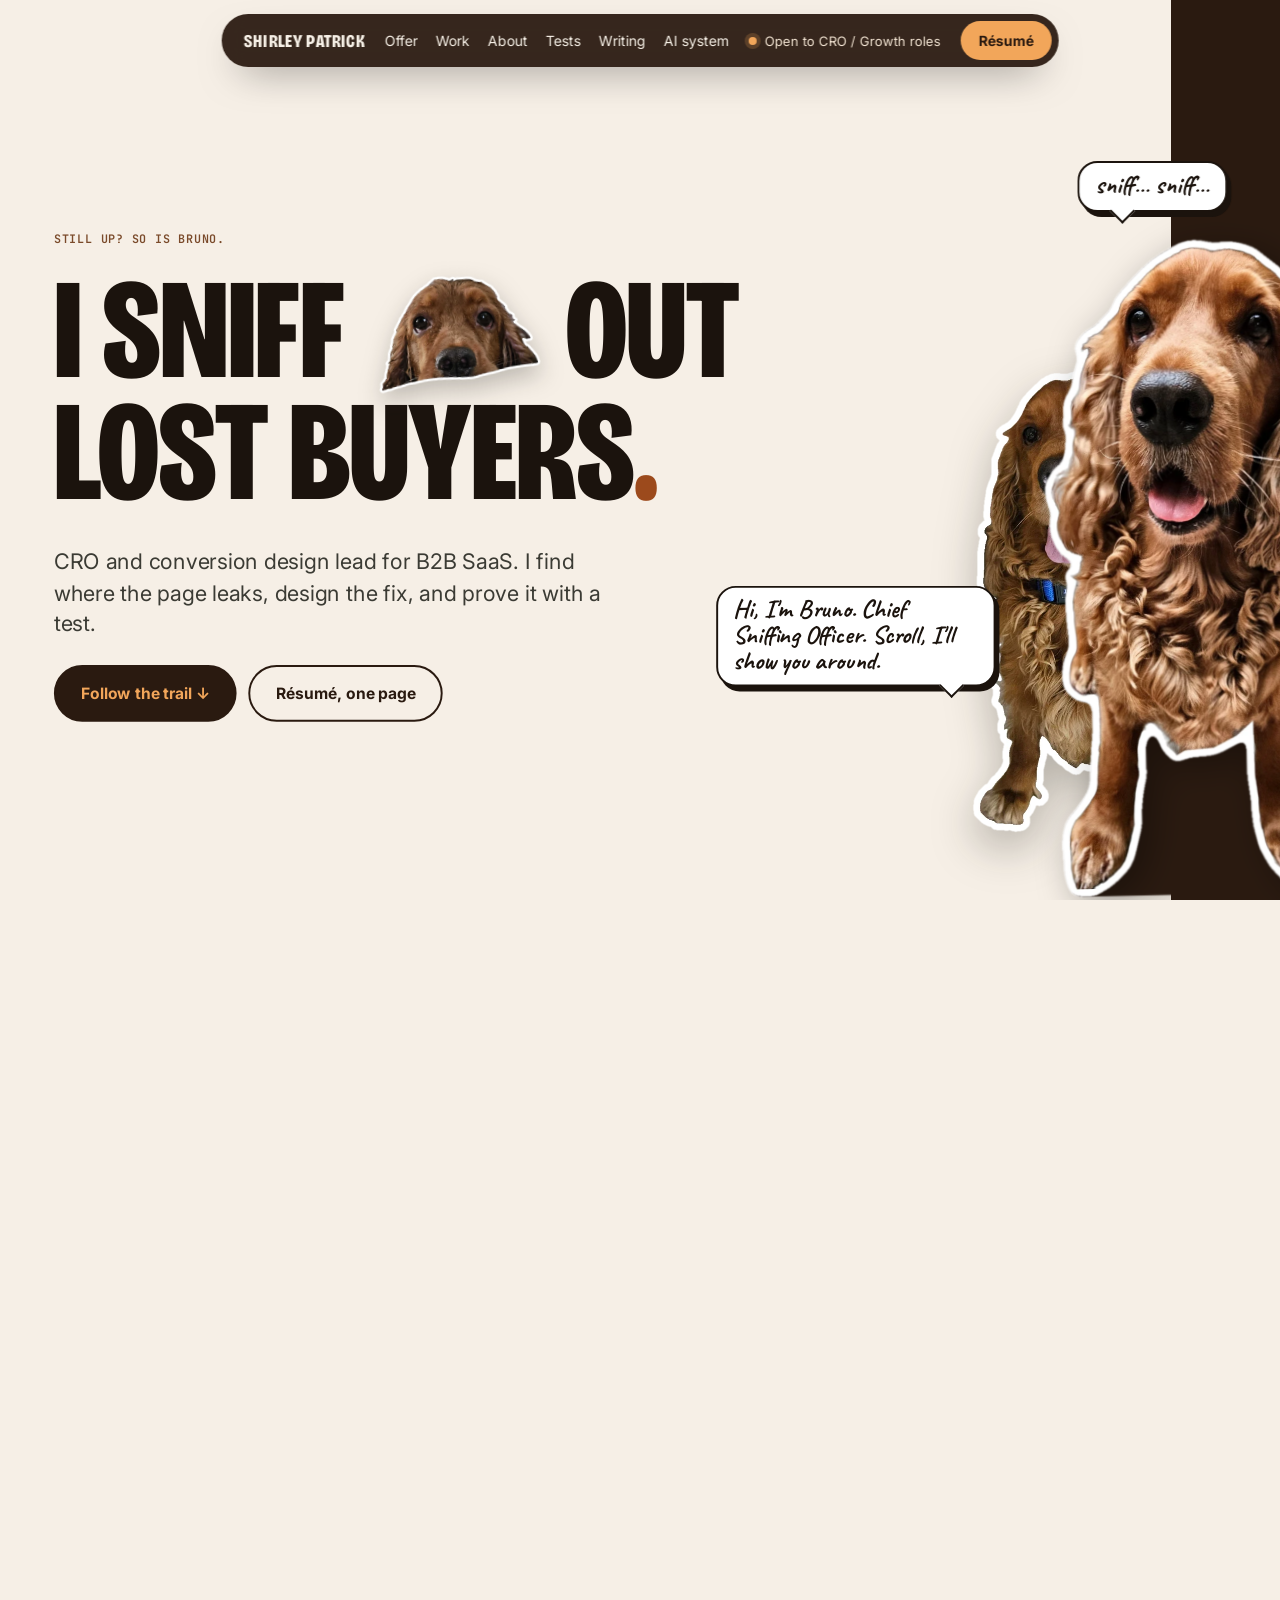
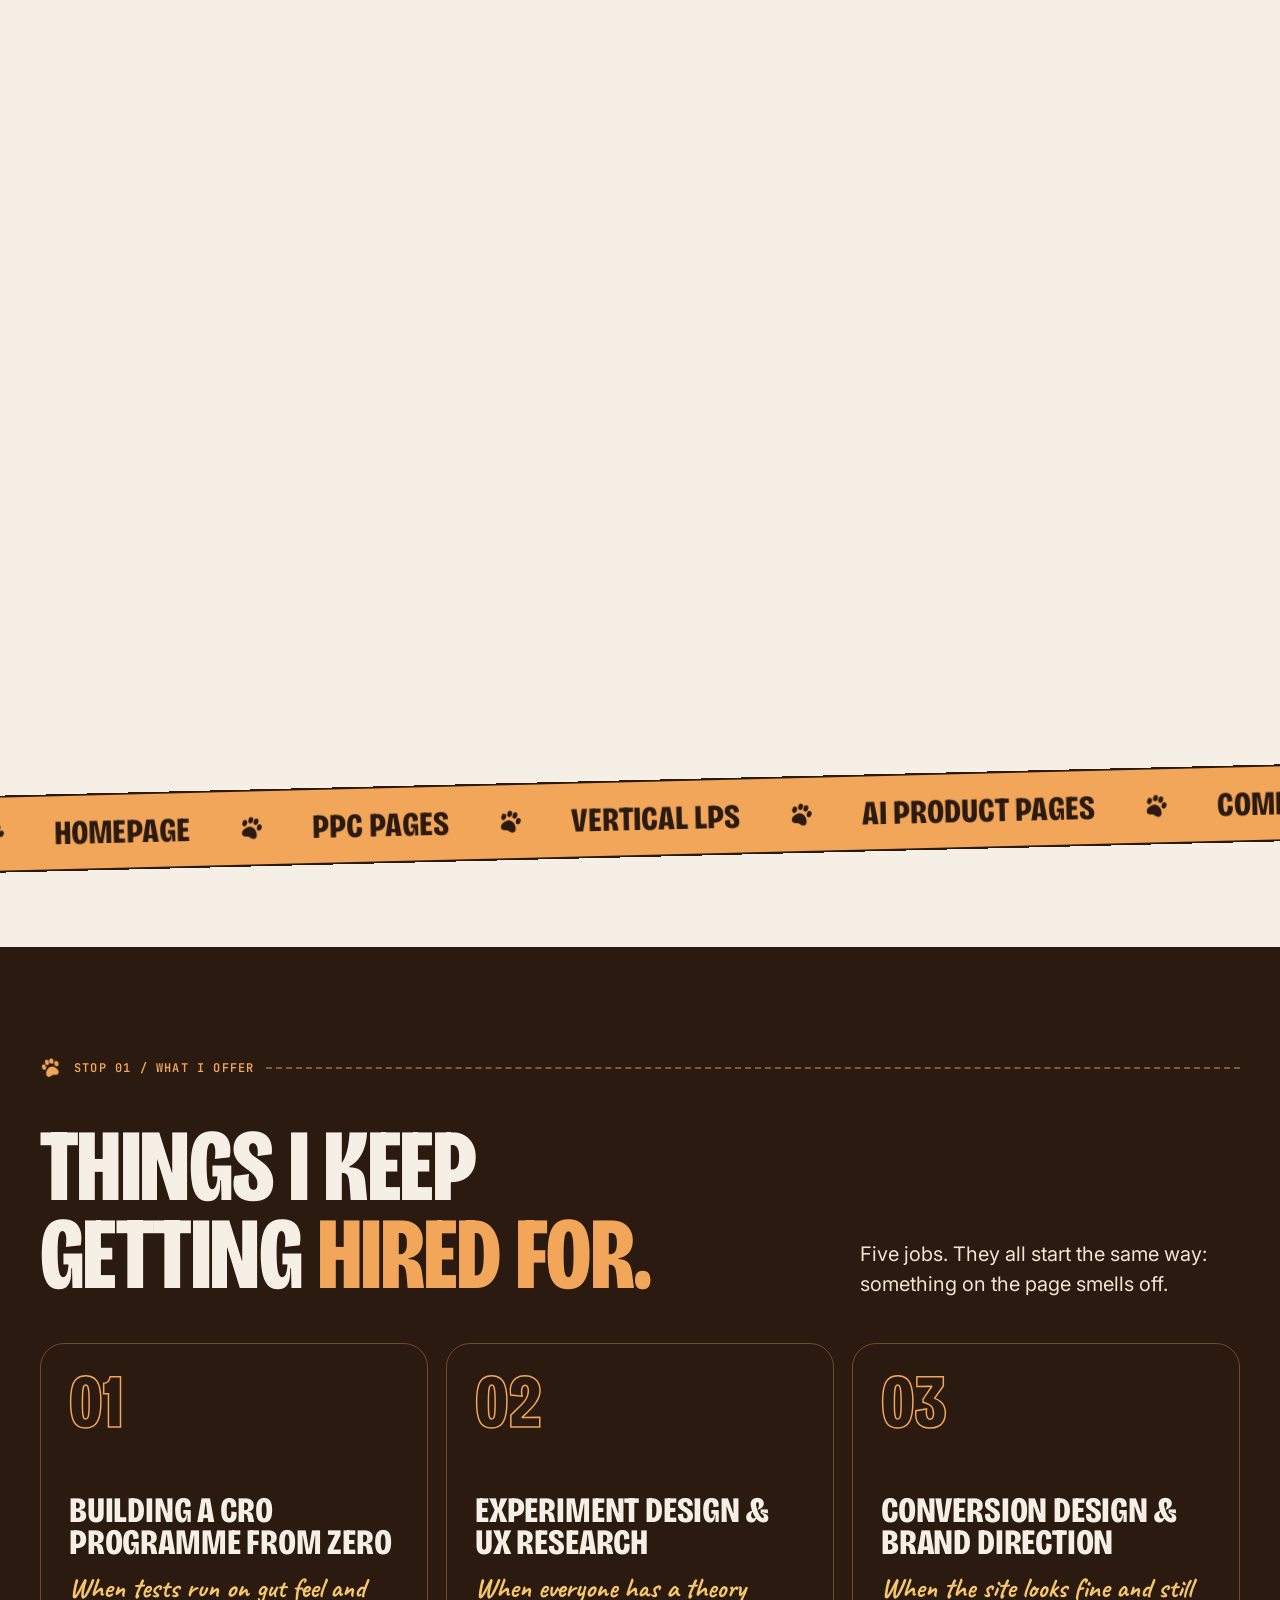
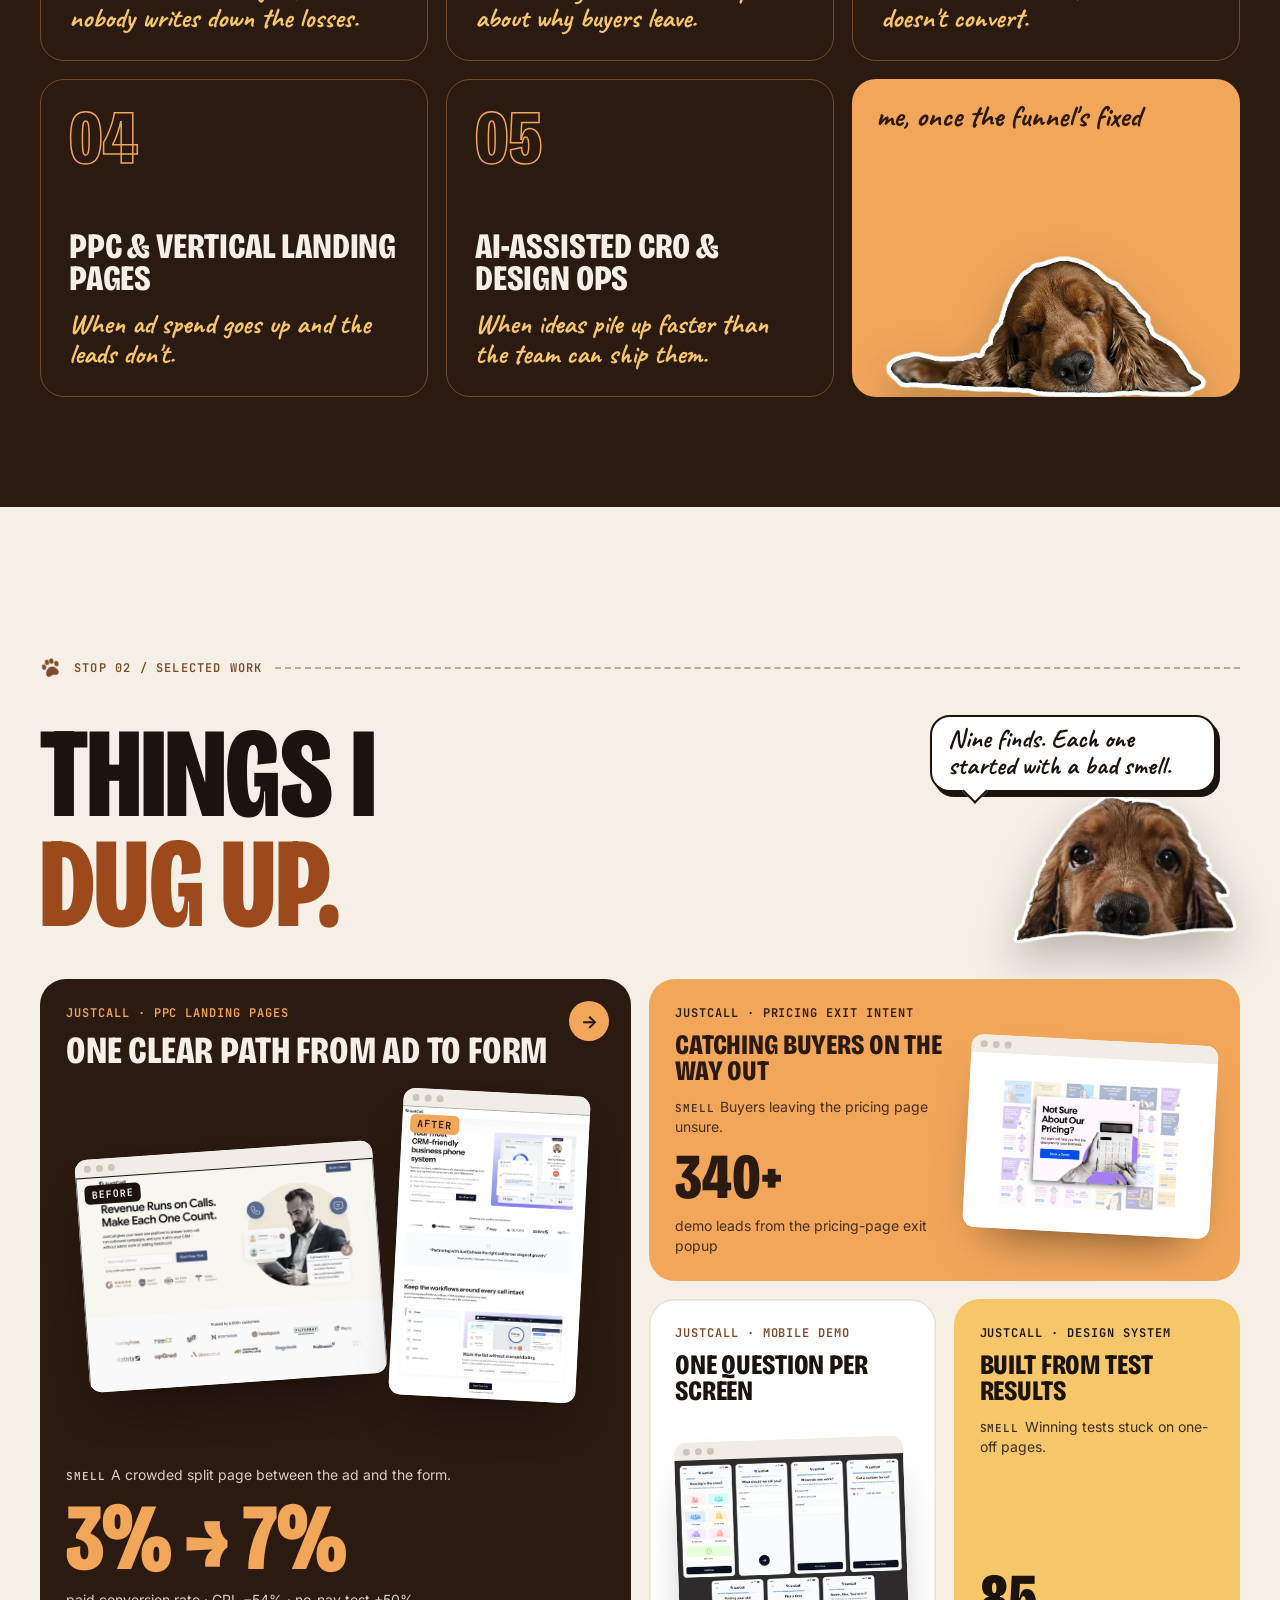
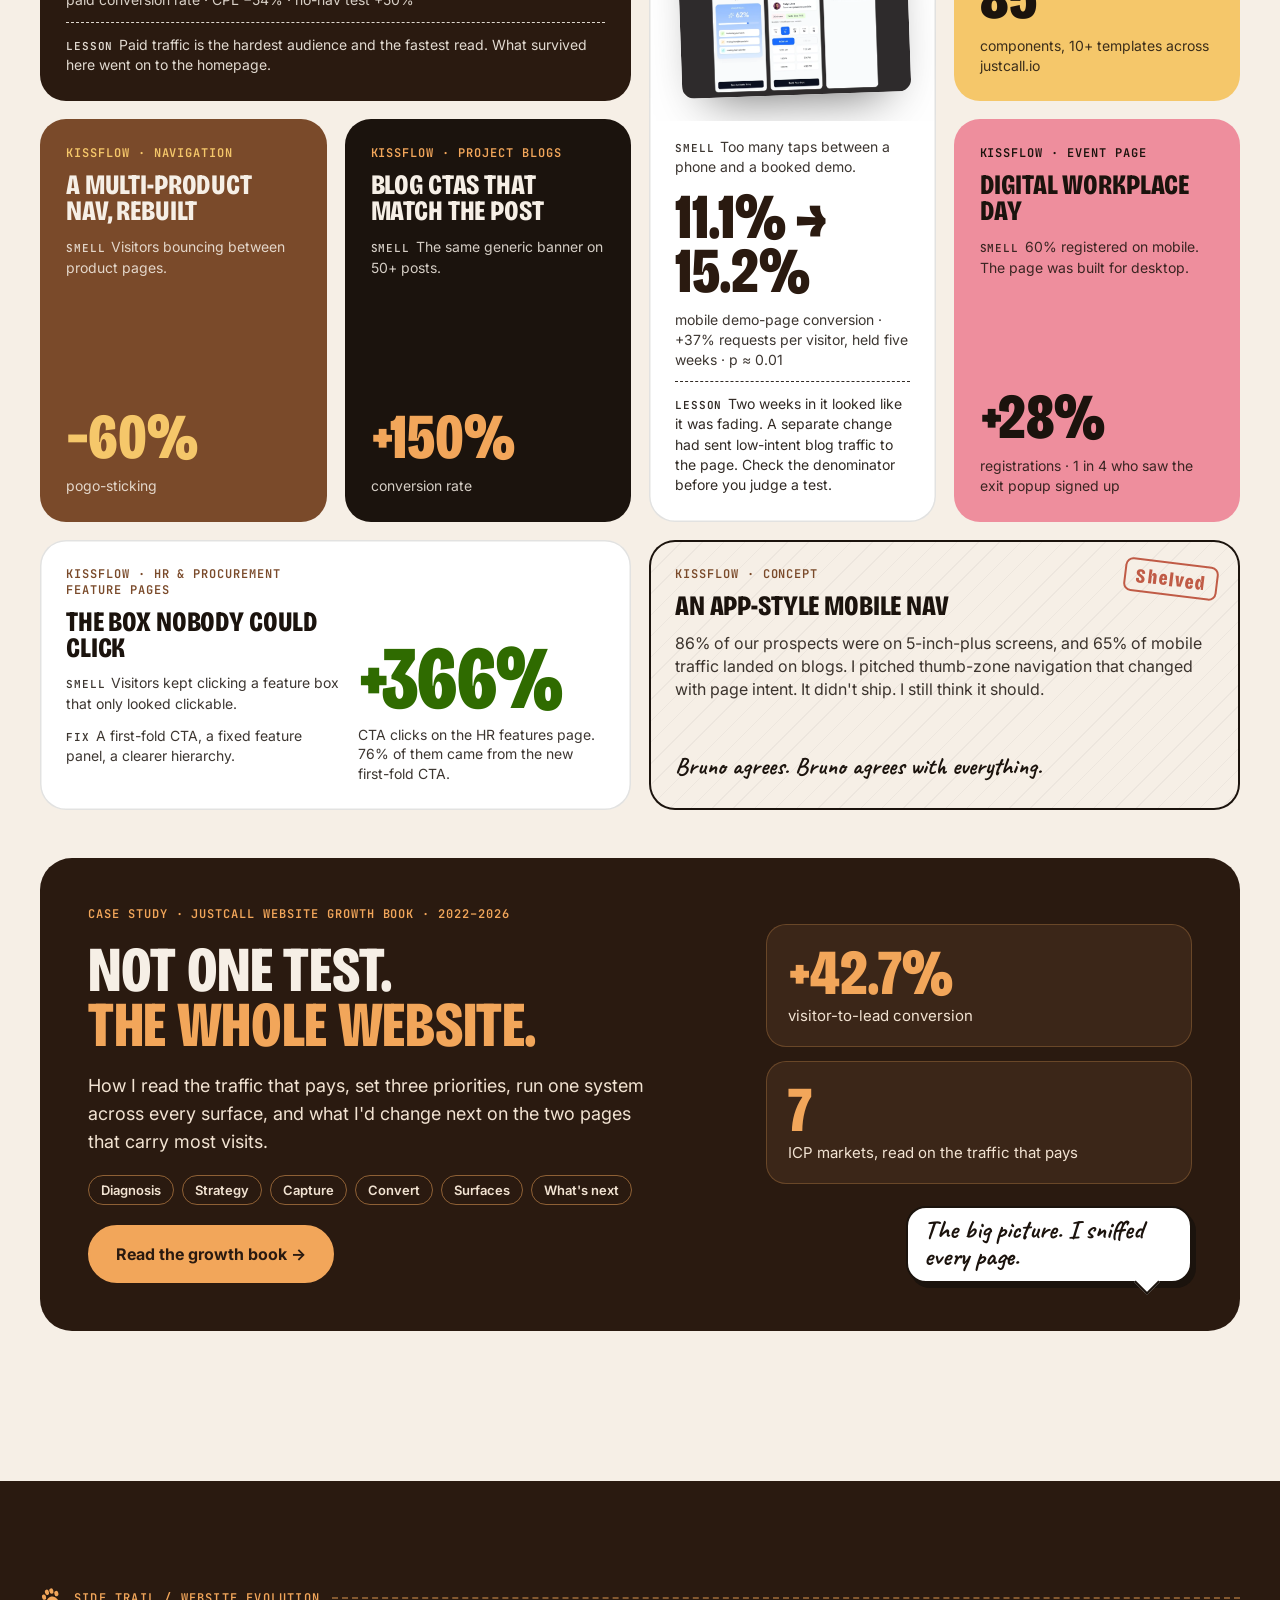
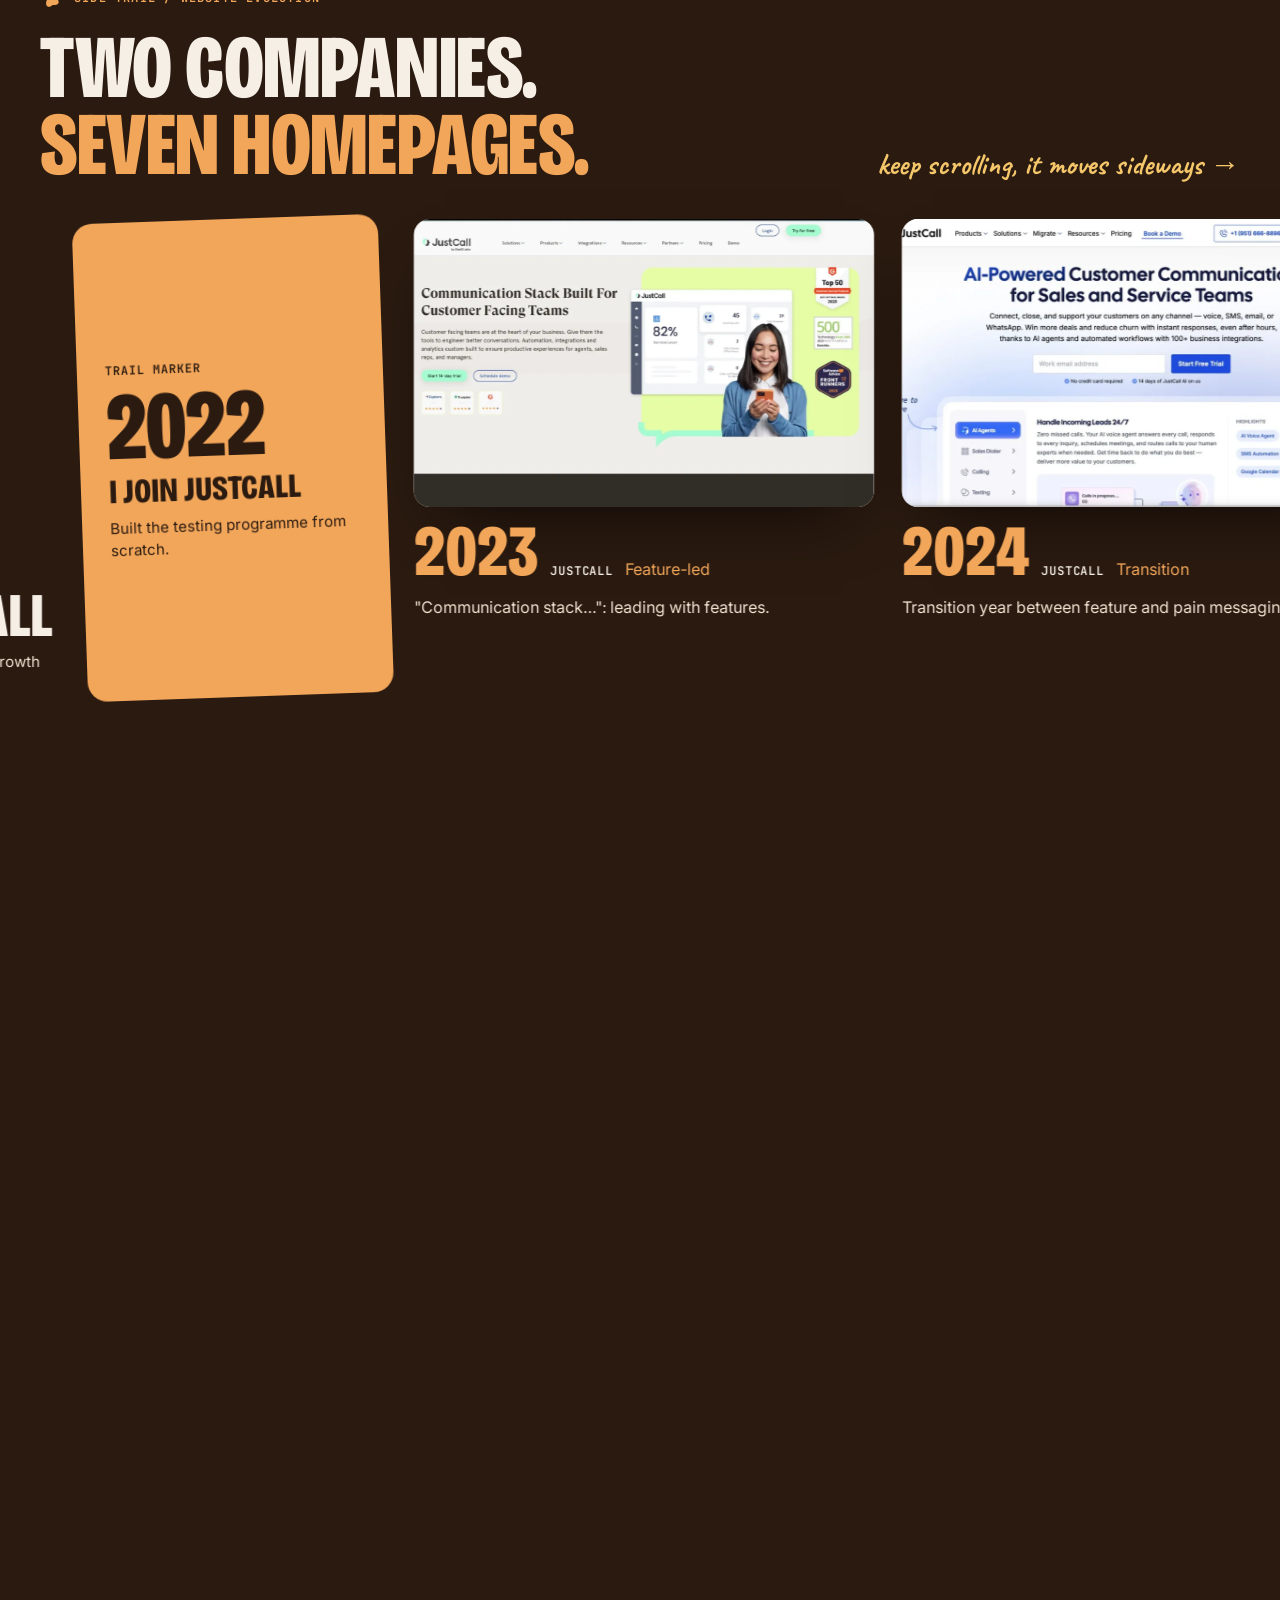
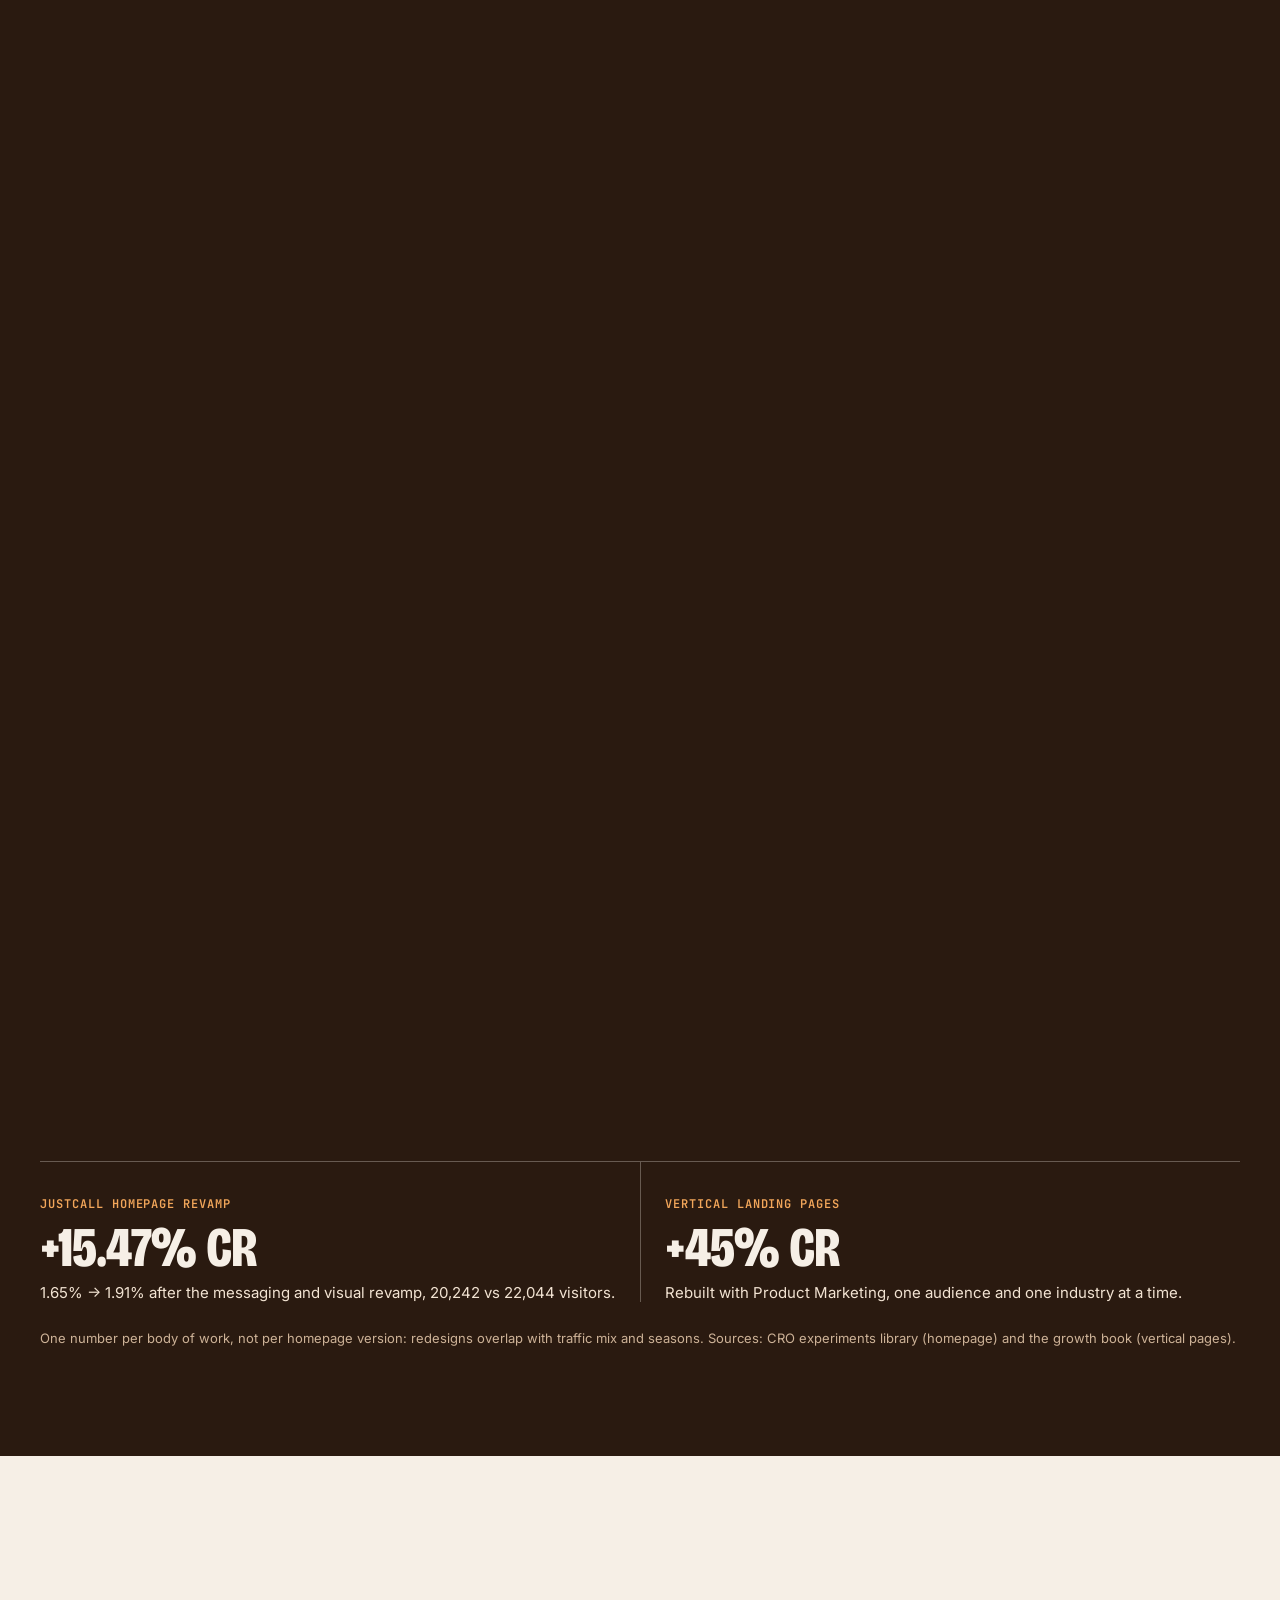
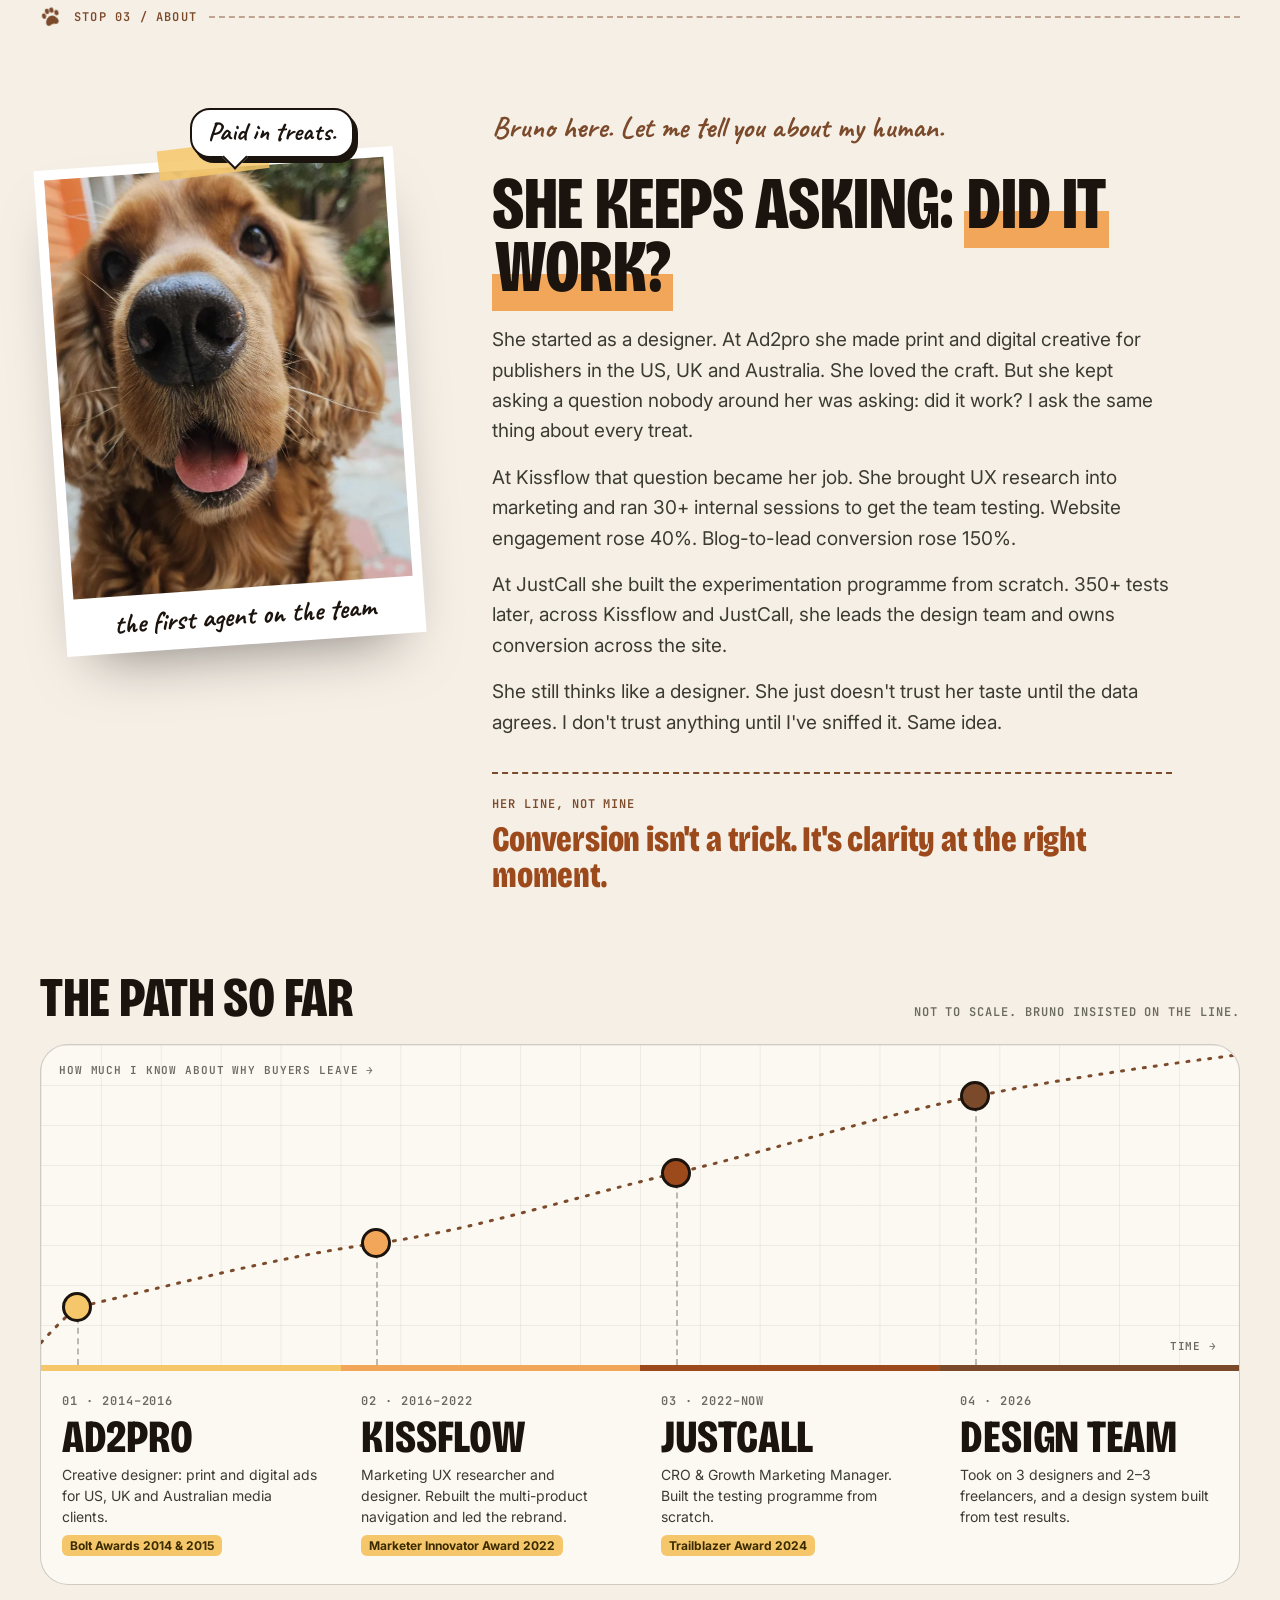
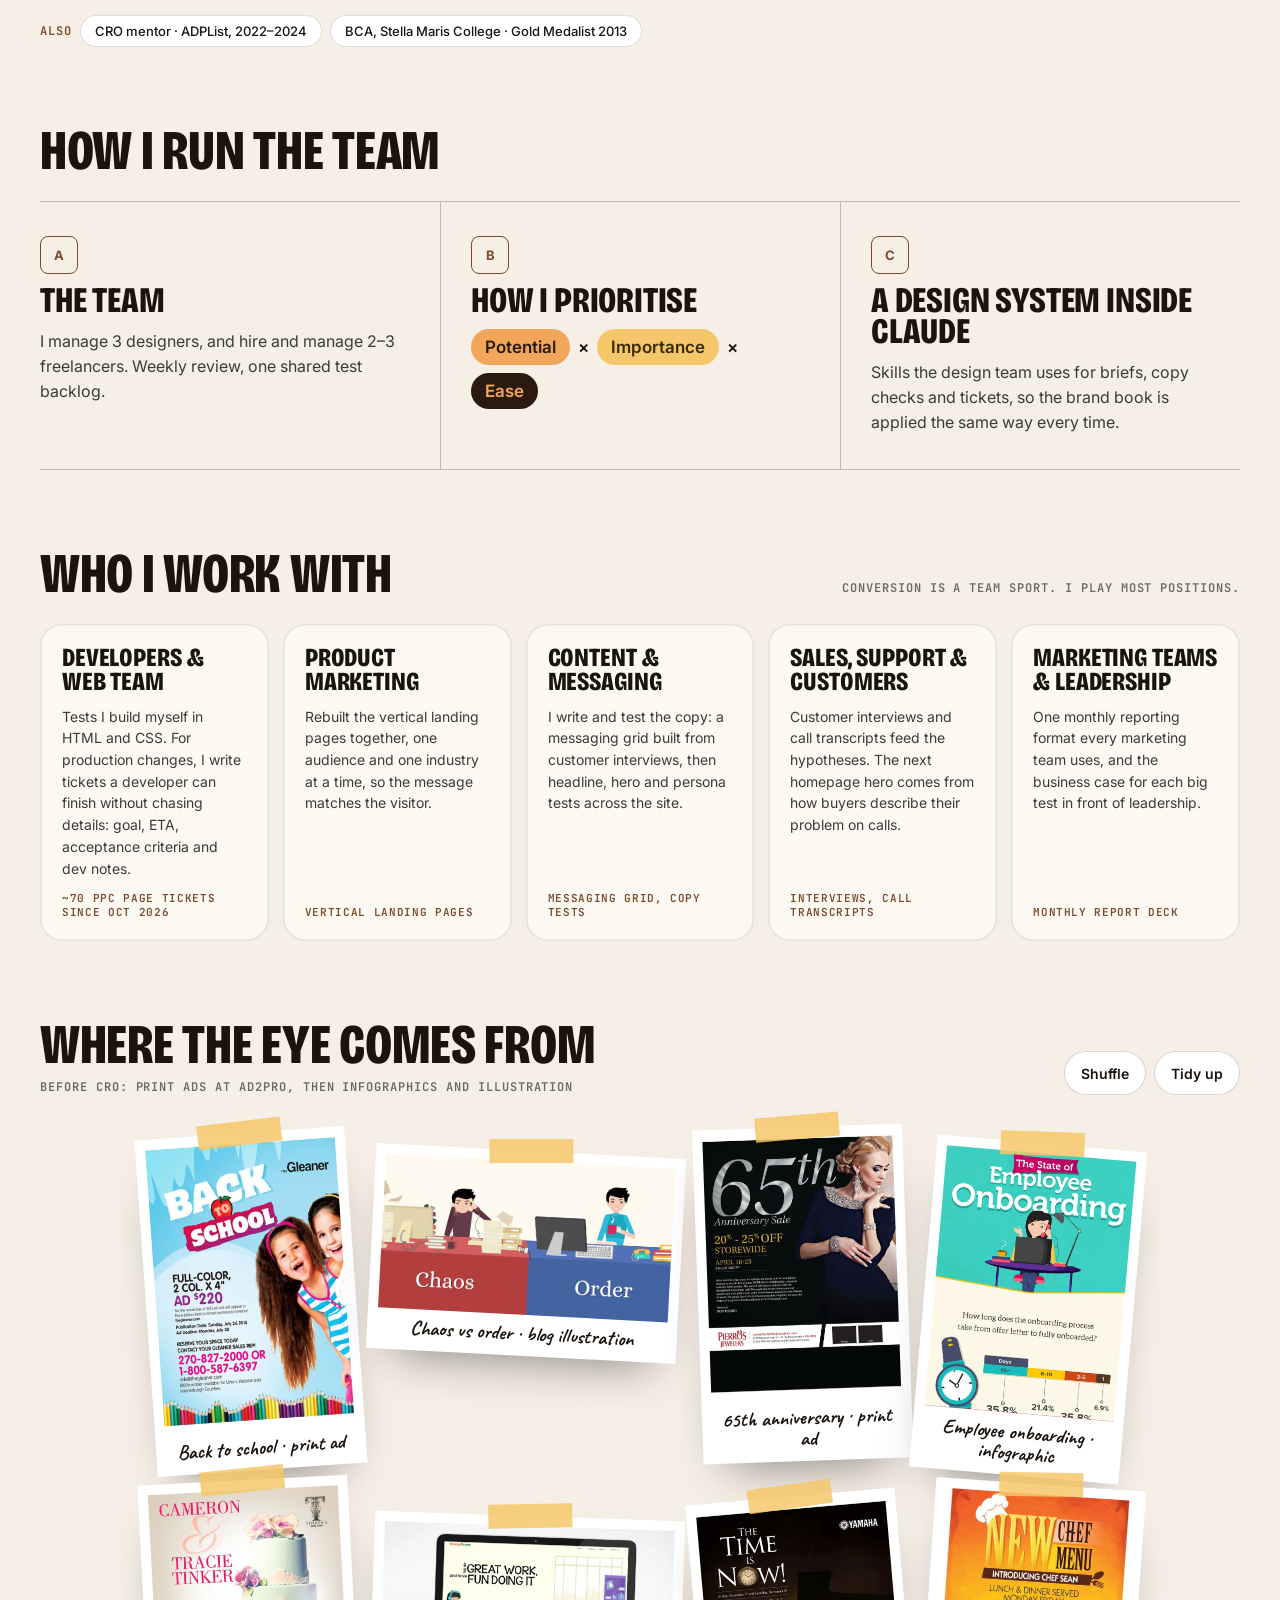
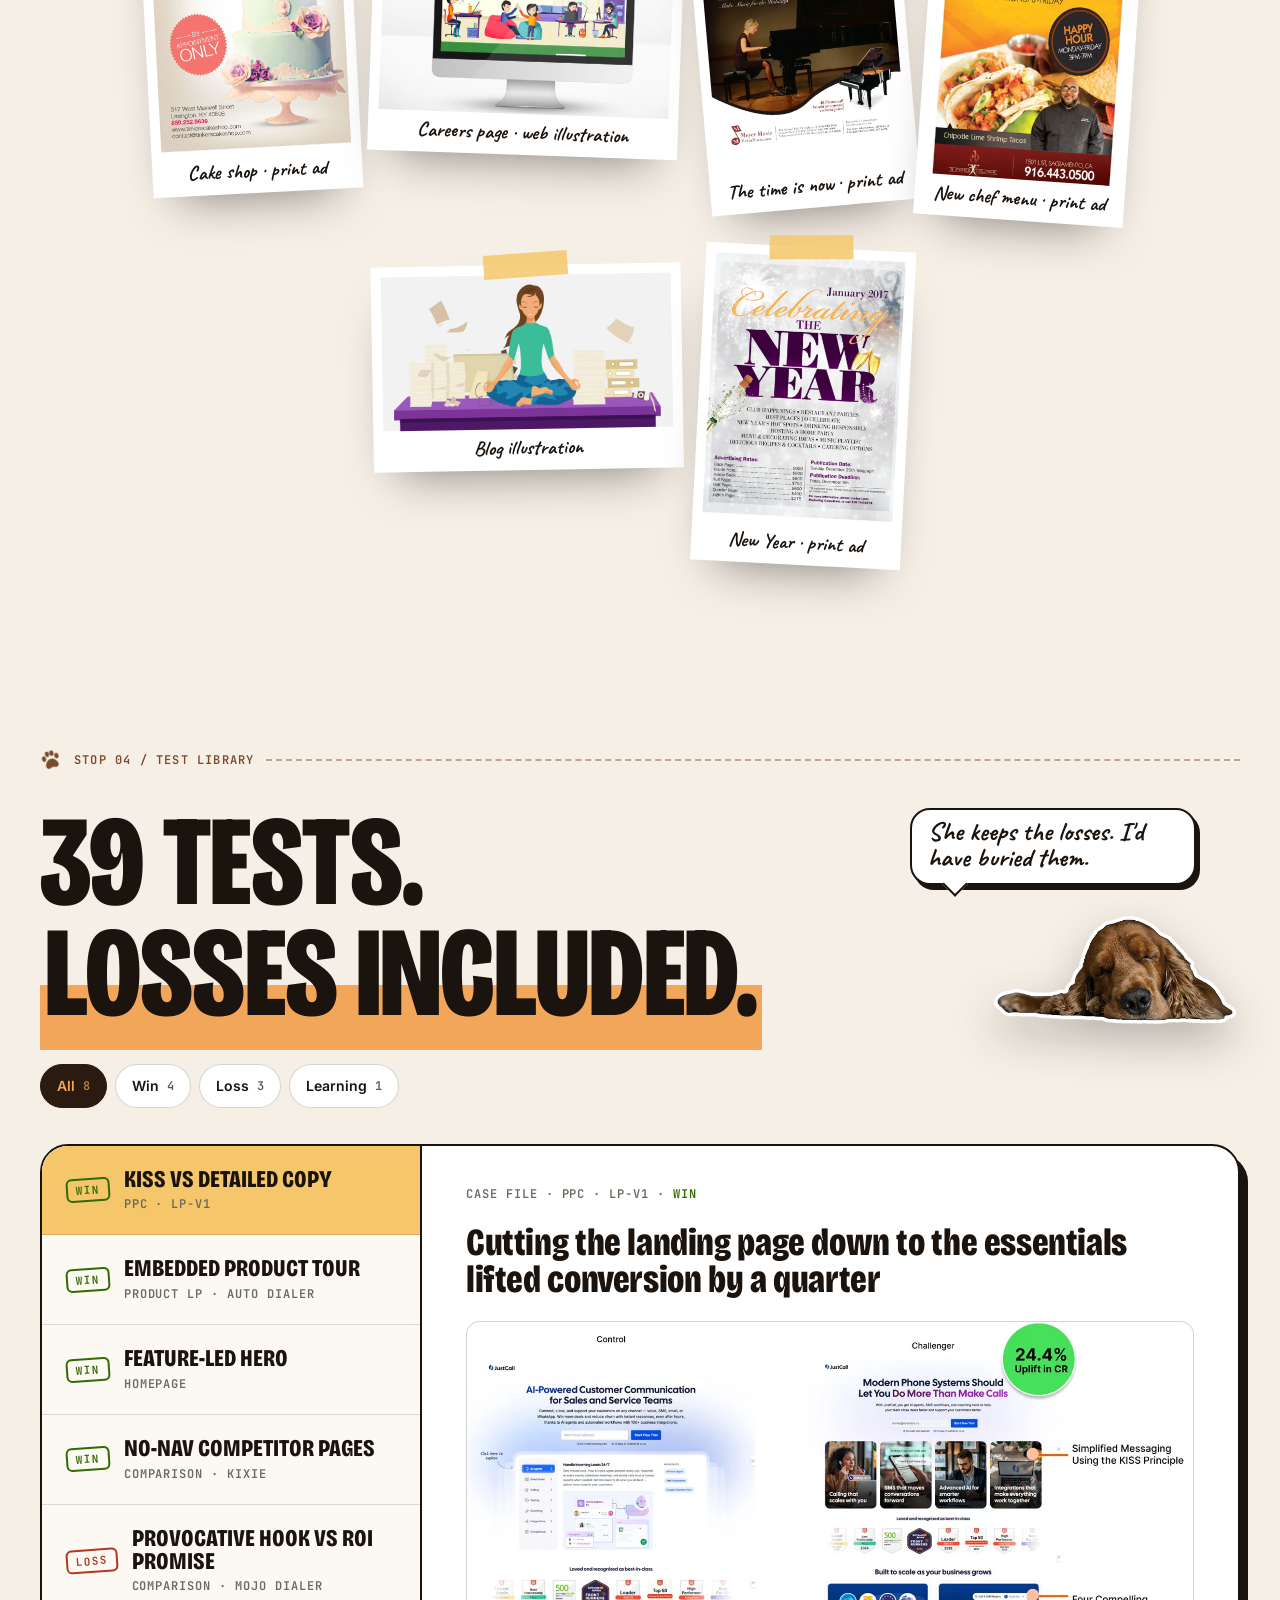
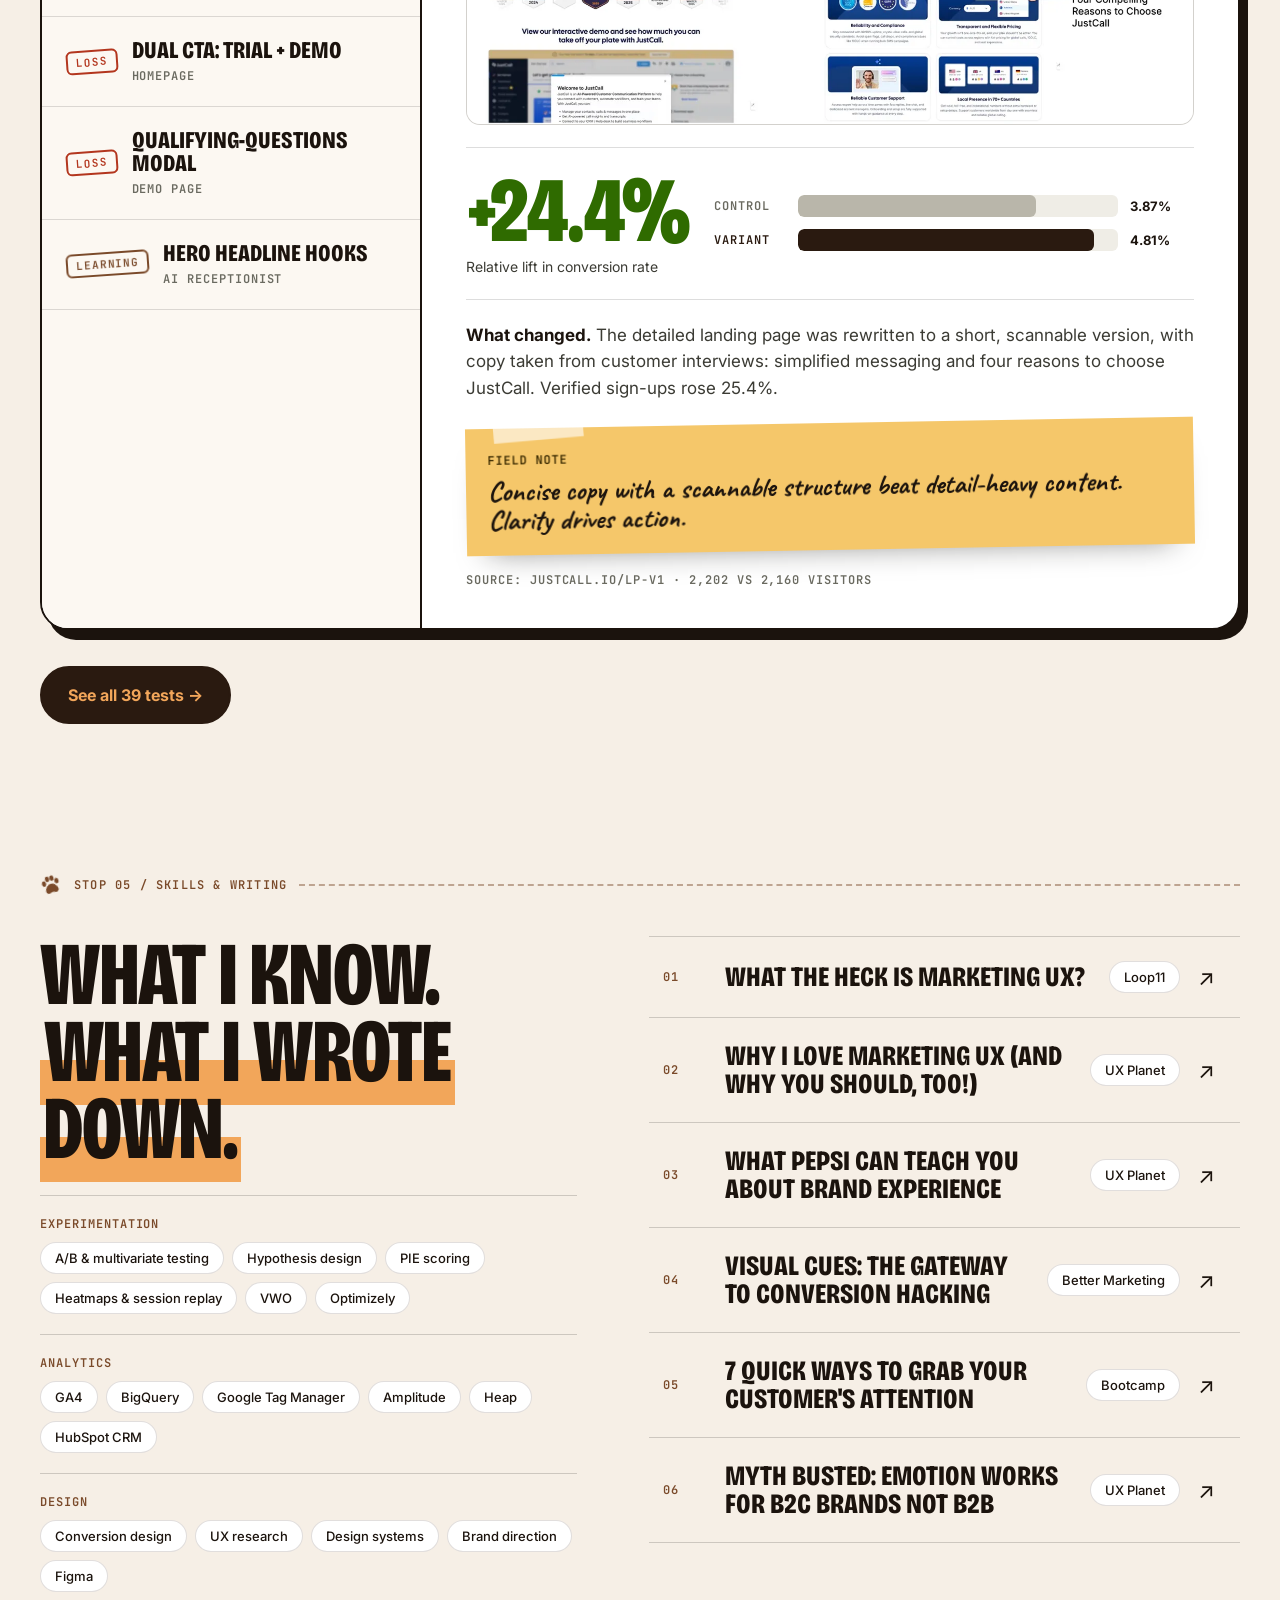
<file: index.html>
<!doctype html>
<html lang="en">
<head>
<meta charset="utf-8">
<meta name="viewport" content="width=device-width, initial-scale=1">
<title>Shirley Patrick · Follow the nose</title>
<meta name="description" content="Shirley Patrick, CRO and growth lead for B2B SaaS. 350+ A/B and multivariate tests, +42.7% visitor-to-lead conversion at JustCall.">
<meta property="og:title" content="Shirley Patrick · Follow the nose">
<meta property="og:description" content="Shirley Patrick, CRO and growth lead for B2B SaaS. 350+ A/B and multivariate tests, +42.7% visitor-to-lead conversion at JustCall.">
<meta property="og:type" content="website">
<link rel="icon" href="data:image/svg+xml,%3Csvg xmlns=%22http://www.w3.org/2000/svg%22 viewBox=%220 0 24 24%22%3E%3Cg fill=%22%239C4A1C%22%3E%3Cellipse cx=%225%22 cy=%229%22 rx=%222.2%22 ry=%223%22/%3E%3Cellipse cx=%229.5%22 cy=%224.8%22 rx=%222.2%22 ry=%223%22/%3E%3Cellipse cx=%2214.5%22 cy=%224.8%22 rx=%222.2%22 ry=%223%22/%3E%3Cellipse cx=%2219%22 cy=%229%22 rx=%222.2%22 ry=%223%22/%3E%3Cpath d=%22M12 10.5c-3.6 0-7 4-7 7.2 0 2 1.6 3.1 3.4 3.1 1.4 0 2.3-.8 3.6-.8s2.2.8 3.6.8c1.8 0 3.4-1.1 3.4-3.1 0-3.2-3.4-7.2-7-7.2z%22/%3E%3C/g%3E%3C/svg%3E">
<link rel="preconnect" href="https://fonts.googleapis.com">
<link href="https://fonts.googleapis.com/css2?family=Bricolage+Grotesque:opsz,wdth,wght@12..96,75..100,200..800&amp;family=Inter:wght@400;500;600;700&amp;family=Caveat:wght@600;700&amp;family=JetBrains+Mono:wght@400;600&amp;display=swap" rel="stylesheet">
<style>
.pal-copper,:root{--bg:#F6EFE6;--bg2:#FCF8F2;--ink:#1B130D;--dk:#2A1A10;--dk2:#3B2618;--on-dk:#F2E3D2;--on-dk2:#CDB297;--acc:#F2A65A;--acc-ink:#9C4A1C;--y:#F5C76A;--y2:#FBEBCB;--or:#EE8E9D;--br:#7A4A2A;--win:#2F6B00;--loss:#B3361E}
.pal-nose{--bg:#F5F1EC;--bg2:#FBF8F4;--ink:#171210;--dk:#171210;--dk2:#271F1B;--on-dk:#EFE7E1;--on-dk2:#BFB3AB;--acc:#F59DB0;--acc-ink:#B0365A;--y:#F2A65A;--y2:#FBE5CC;--or:#D9844A;--br:#7A4A2A;--win:#2F6B00;--loss:#B3361E}
.pal-collar{--bg:#F4F1EC;--bg2:#FBF9F5;--ink:#13151D;--dk:#1C3FB0;--dk2:#2A4EC4;--on-dk:#E8EDFF;--on-dk2:#BFCBF5;--acc:#FFC27A;--acc-ink:#1C3FB0;--y:#FFD66B;--y2:#FFF1C9;--or:#EE8E9D;--br:#7A4A2A;--win:#2F6B00;--loss:#B3361E}
.pal-green{--bg:#F4F3EF;--bg2:#FBFAF7;--ink:#14140F;--dk:#013900;--dk2:#024A00;--on-dk:#D6E5C8;--on-dk2:#A9C29A;--acc:#B6FE00;--acc-ink:#3F7A00;--y:#FFDC13;--y2:#FFF7D6;--or:#FA8005;--br:#754402;--win:#2F6B00;--loss:#B84A00}
body{margin:0;background:var(--bg);color:var(--ink);font-family:Inter,system-ui,sans-serif;-webkit-font-smoothing:antialiased}
a{color:var(--ink);transition:color .2s}a:hover{color:var(--acc-ink)}
img{display:block;max-width:100%}
.w{max-width:1280px;margin:0 auto;padding:0 40px;box-sizing:border-box;width:100%}
.d{font-family:'Bricolage Grotesque',sans-serif;font-stretch:75%;font-weight:800;text-transform:uppercase;line-height:.86;letter-spacing:-.005em;margin:0}
.mono{font-family:'JetBrains Mono',ui-monospace,monospace;font-size:12px;letter-spacing:.08em;text-transform:uppercase;font-weight:600}
.hand{font-family:Caveat,cursive;font-weight:700}
.hl{background:linear-gradient(transparent 58%,var(--acc) 58%);-webkit-box-decoration-break:clone;box-decoration-break:clone;padding:0 .04em}
.stop{display:flex;align-items:center;gap:12px;font-family:'JetBrains Mono',ui-monospace,monospace;font-size:12px;letter-spacing:.1em;text-transform:uppercase;font-weight:600;color:var(--br)}
.stop svg{width:22px;height:22px;fill:currentColor;transform:rotate(-16deg);flex:0 0 22px}
.stop::after{content:"";flex:1;border-top:2px dashed currentColor;opacity:.45}
.bub{position:absolute;background:#FFFFFF;color:var(--ink);border:2px solid var(--ink);border-radius:20px;padding:9px 16px 11px;font-family:Caveat,cursive;font-weight:700;font-size:26px;line-height:1.02;box-shadow:4px 5px 0 var(--ink);z-index:6;width:max-content;max-width:250px}
.bub::after{content:"";position:absolute;width:16px;height:16px;background:#FFFFFF;border-right:2px solid var(--ink);border-bottom:2px solid var(--ink);bottom:-10px;left:34px;transform:rotate(45deg)}
.bub.r::after{left:auto;right:34px}
.stick{filter:drop-shadow(0 18px 22px rgba(20,20,15,.28));height:auto}
.btn{display:inline-flex;align-items:center;gap:10px;background:var(--dk);color:var(--acc);text-decoration:none;border-radius:999px;padding:17px 26px;font-weight:700;font-size:16px;border:2px solid var(--dk);transition:transform .2s,background .2s}
.btn:hover{transform:translateY(-2px);color:var(--acc)}
.btn.ghost{background:transparent;color:var(--dk)}
.btn.lime{background:var(--acc);color:var(--dk);border-color:var(--acc)}
.btn.lime:hover{color:var(--dk)}
.btn.out{background:transparent;color:var(--bg);border-color:var(--bg)}
.btn.out:hover{color:var(--bg)}
.sec{animation:rise .7s cubic-bezier(.2,.7,.2,1) both}
@keyframes rise{from{opacity:0;transform:translateY(28px)}to{opacity:1;transform:none}}
@supports (animation-timeline:view()){.sec{animation:rise linear both;animation-timeline:view();animation-range:entry 0% entry 30%}}

/* nav */
.nav{position:absolute;top:14px;left:50%;transform:translateX(-50%);display:flex;align-items:center;gap:20px;background:color-mix(in srgb,var(--dk) 94%,transparent);backdrop-filter:blur(10px);color:var(--bg);border-radius:999px;padding:7px 7px 7px 22px;white-space:nowrap;box-shadow:0 16px 40px -18px rgba(0,0,0,.6)}
.nav a{color:var(--bg);text-decoration:none;font-size:14px}
.nav a:hover{color:var(--acc)}
.nav .brand{font-family:'Bricolage Grotesque',sans-serif;font-stretch:75%;font-weight:800;text-transform:uppercase;font-size:18px;letter-spacing:.01em}
.navlinks{display:flex;gap:18px}
.avail{display:inline-flex;align-items:center;gap:8px;font-size:13px;color:var(--on-dk)}
.avail::before{content:"";width:8px;height:8px;border-radius:50%;background:var(--acc);box-shadow:0 0 0 4px color-mix(in srgb,var(--acc) 20%,transparent)}
.nav .resbtn{background:var(--acc);color:var(--dk);border-radius:999px;padding:11px 18px;font-weight:700}
.nav .resbtn:hover{color:var(--dk)}

/* intro + curtain */
.intro{position:relative}
.stage{position:relative}
.hero{position:relative;padding:150px 40px 70px}
.hl1{font-size:clamp(68px,11.4vw,196px)}
.inl{display:inline-block;height:.8em;width:auto;vertical-align:-.07em;margin:0 .04em;transform:rotate(-7deg);filter:drop-shadow(0 10px 12px rgba(20,20,15,.25))}
.hero-row{display:flex;gap:40px;align-items:flex-end;margin-top:34px;position:relative;z-index:2}
.hero-copy{max-width:600px;display:flex;flex-direction:column;gap:26px}
.hero-dog{position:absolute;right:40px;bottom:0;z-index:1}
.hero-dog img{height:500px;width:auto}
.hero-dog .bub{right:calc(100% - 30px);top:42%}
.cur{display:none}
.cur{--ch:min(76vh,720px);--cl:max(48px,4vw);--r2:calc(var(--cl) + var(--ch) * .195)}
.cur-back{position:absolute;inset:0;background:var(--dk);opacity:calc(1 - var(--p,0) * 30);z-index:0}
.cur-panel{position:absolute;inset:0 0 0 var(--r2);background:var(--dk);color:var(--bg);display:flex;flex-direction:column;justify-content:center;gap:26px;padding:0 6vw 0 calc(max(450px,31vw) - var(--r2));box-sizing:border-box;z-index:1}
.cur-fill{position:absolute;bottom:-14px;left:var(--cl);height:var(--ch);aspect-ratio:1013/1176;background:var(--dk);-webkit-mask:url(/assets/img/cur-fill-mask.webp) 0 0/100% 100% no-repeat;mask:url(/assets/img/cur-fill-mask.webp) 0 0/100% 100% no-repeat;transform-origin:29.418% 100%;z-index:0}
.cur-bruno{position:absolute;bottom:-14px;left:max(48px,4vw);height:min(76vh,720px);width:auto;max-width:none;transform-origin:50% 100%;filter:drop-shadow(10px 8px 18px rgba(0,0,0,.35));z-index:2}
.cur-bub{left:calc(max(48px,4vw) + 40px);bottom:calc(min(76vh,720px) + 4px);z-index:3}
@media (min-width:900px) and (min-height:680px) and (max-height:1400px) and (prefers-reduced-motion:no-preference){
.intro{height:260vh}
.stage{position:sticky;top:0;height:100vh;overflow:hidden}
.hero{height:100vh;box-sizing:border-box;display:flex;flex-direction:column;justify-content:center;padding-top:90px;padding-bottom:40px;transform:scale(calc(.95 + var(--p,0) * .05));transform-origin:50% 60%}
.hl1{font-size:clamp(68px,min(11.4vw,17.5vh),196px)}
.hero-dog img{height:min(60vh,540px)}
.cur{display:block;position:absolute;inset:0;z-index:20;transform:translate3d(calc(var(--p,0) * (100% + 560px)),0,0);will-change:transform}
.cur-bruno,.cur-fill{transform:rotate(calc(-6deg + var(--p,0) * 9deg)) translateY(calc(var(--p,0) * -10px));will-change:transform}
.nocur .cur{display:none}
.nocur .intro{height:auto}
.nocur .stage{position:relative;height:auto;overflow:visible}
.nocur .hero{height:auto;padding:150px 40px 70px;transform:none}
}

/* marquee */
.mq{overflow:hidden;background:var(--acc);color:var(--dk);transform:rotate(-1.4deg);margin:0 -20px;position:relative;z-index:4;border-top:2px solid var(--dk);border-bottom:2px solid var(--dk)}
.mq div{display:flex;gap:48px;width:max-content;padding:16px 0;font-family:'Bricolage Grotesque',sans-serif;font-stretch:75%;font-weight:800;text-transform:uppercase;font-size:34px;animation:mq 30s linear infinite;white-space:nowrap}
.mq span{display:inline-flex;align-items:center;gap:48px}
.mq svg{width:26px;height:26px;fill:var(--dk);transform:rotate(18deg)}
@keyframes mq{to{transform:translateX(-50%)}}

/* offer */
.offer-head{display:flex;justify-content:space-between;align-items:flex-end;gap:32px;flex-wrap:wrap}
.og{display:grid;grid-template-columns:repeat(3,minmax(0,1fr));gap:18px}
.ogc{display:flex;flex-direction:column;justify-content:space-between;gap:26px;min-height:260px;padding:28px;border:1.5px solid color-mix(in srgb,var(--acc) 35%,transparent);border-radius:24px;transition:background .3s,color .3s,transform .3s}
.ogc:hover{background:var(--acc);color:var(--dk);transform:rotate(-1deg)}
.ogc:hover .og-w,.ogc:hover .og-n{color:var(--dk);-webkit-text-stroke-color:var(--dk)}
.og-n{font-family:'Bricolage Grotesque',sans-serif;font-stretch:75%;font-weight:800;font-size:76px;line-height:.8;color:transparent;-webkit-text-stroke:1.5px var(--acc)}
.og-t{font-size:clamp(32px,2.8vw,42px);line-height:.9}
.og-w{margin:0;font-family:Caveat,cursive;font-weight:700;font-size:28px;line-height:1.05;color:var(--y)}
.og-dog{position:relative;display:flex;flex-direction:column;justify-content:flex-end;align-items:center;min-height:260px;border-radius:24px;background:var(--acc);overflow:hidden;padding:24px 18px 0}
.og-dog .hand{position:absolute;top:22px;left:24px;right:24px;font-size:30px;line-height:1;color:var(--dk)}
.og-dog img{width:100%;max-width:330px;margin-bottom:-6px}

/* work bento */
.work-head{display:flex;justify-content:space-between;align-items:flex-end;gap:32px;flex-wrap:wrap;position:relative}
.work-dog{position:relative;flex:0 0 280px;height:190px}
.work-dog img{position:absolute;right:0;bottom:-8px;width:230px}
.work-dog .bub{left:-30px;top:-34px}
.bento{display:grid;grid-template-columns:repeat(4,minmax(0,1fr));grid-auto-rows:minmax(270px,auto);grid-auto-flow:dense;gap:18px}
.bt{position:relative;display:flex;flex-direction:column;gap:12px;padding:26px;border-radius:26px;overflow:hidden;text-decoration:none;transition:transform .35s cubic-bezier(.2,.7,.2,1),box-shadow .35s}
a.bt:hover{transform:translateY(-6px);box-shadow:0 28px 50px -30px color-mix(in srgb,var(--dk) 55%,transparent);color:inherit}
.bt.w2{grid-column:span 2}.bt.h2{grid-row:span 2}
.bt-t{font-size:clamp(26px,2.2vw,34px);line-height:.92}
.bt-s{margin:0;font-size:14px;line-height:1.45;opacity:.85}
.bt-s b{font-family:'JetBrains Mono',monospace;font-size:11px;letter-spacing:.08em;text-transform:uppercase;font-weight:600;margin-right:6px}
.bt-n{font-family:'Bricolage Grotesque',sans-serif;font-stretch:75%;font-weight:800;font-size:clamp(56px,5vw,84px);line-height:.85;margin-top:auto}
.bt.h2.w2 .bt-n{font-size:clamp(80px,7.4vw,124px)}
.bt-c{font-size:14px;line-height:1.4;opacity:.85}
.bt-l{padding-top:12px;border-top:1px dashed currentColor;opacity:.9}
.bt-go{position:absolute;top:22px;right:22px;width:40px;height:40px;border-radius:50%;display:flex;align-items:center;justify-content:center;font-size:18px;font-weight:700}
.bt-vis{position:relative;flex:1 1 auto;min-height:250px;margin:4px -6px}
.bt-row{display:grid;grid-template-columns:minmax(0,1fr) minmax(0,.9fr);gap:18px;height:100%}
.shot{position:absolute;background:#FFFFFF;border-radius:12px;overflow:hidden;box-shadow:0 26px 50px -26px rgba(0,0,0,.6);transition:transform .45s cubic-bezier(.2,.7,.2,1)}
a.bt:hover .shot{transform:rotate(0deg) !important}
.shot .bar{display:flex;gap:5px;align-items:center;height:18px;padding:0 9px;background:#EFEDE6}
.shot .bar i{width:7px;height:7px;border-radius:50%;background:#C9C6BA}
.shot img{width:100%;height:auto}
.shot.dim img{filter:grayscale(.7) contrast(.95)}
.stag{position:absolute;top:26px;left:8px;background:var(--ink);color:#FFFFFF;font-family:'JetBrains Mono',monospace;font-size:10px;letter-spacing:.1em;text-transform:uppercase;font-weight:600;border-radius:5px;padding:3px 7px}
.shot:not(.dim) .stag{background:var(--acc);color:var(--dk)}
.shelved{position:absolute;top:22px;right:22px;border:2.5px solid currentColor;border-radius:8px;padding:3px 10px;font-family:'Bricolage Grotesque',sans-serif;font-stretch:75%;font-weight:800;font-size:20px;letter-spacing:.06em;transform:rotate(7deg);opacity:.8}

.gbook{display:grid;grid-template-columns:minmax(0,1.5fr) minmax(0,1fr);gap:40px;align-items:end;padding:48px;border-radius:32px;background:var(--dk);text-decoration:none;transition:transform .35s cubic-bezier(.2,.7,.2,1),box-shadow .35s;margin-top:8px}
a.gbook:hover{transform:translateY(-6px);box-shadow:0 30px 60px -32px rgba(0,0,0,.6);color:inherit}
.gbook-l{display:flex;flex-direction:column;gap:20px}
.gbook-r{display:flex;flex-direction:column;gap:14px}
.gbook-st{display:flex;flex-direction:column;gap:6px;padding:22px;border-radius:20px;background:var(--dk2);color:var(--on-dk);font-size:15px;box-shadow:inset 0 0 0 1px color-mix(in srgb,var(--acc) 25%,transparent)}
.gbook-n{font-family:'Bricolage Grotesque',sans-serif;font-stretch:75%;font-weight:800;font-size:64px;line-height:.85;color:var(--acc)}
.gb-chip{display:inline-flex;border:1.5px solid color-mix(in srgb,var(--acc) 50%,transparent);color:var(--on-dk);border-radius:999px;padding:6px 12px;font-size:13px;font-weight:600}
/* evolution: pinned sideways strip */
.evo-stage{padding:110px 0 70px;display:flex;flex-direction:column;gap:40px}
.evo-head{display:flex;flex-direction:column;gap:20px}
.evo-h{font-size:clamp(60px,8vw,132px)}
.film{overflow-x:auto;scroll-snap-type:x mandatory}
.film-track{display:flex;gap:28px;align-items:flex-start;width:max-content;padding:8px 40px 28px}
.fi{flex:0 0 460px;display:flex;flex-direction:column;gap:14px;scroll-snap-align:center}
.fshot{border-radius:16px;overflow:hidden;background:#FFFFFF;box-shadow:0 30px 60px -30px rgba(0,0,0,.7)}
.fshot img{width:100%;height:300px;object-fit:cover;object-position:center top}
.fi.old .fshot img{filter:grayscale(1) contrast(.95)}
.film .y{font-family:'Bricolage Grotesque',sans-serif;font-stretch:75%;font-weight:800;font-size:72px;line-height:.85;color:var(--acc)}
.fmark{flex:0 0 250px;align-self:stretch;display:flex;flex-direction:column;justify-content:center;gap:10px;background:var(--acc);color:var(--dk);border-radius:20px;padding:28px;transform:rotate(-2deg)}
.fmy{font-family:'Bricolage Grotesque',sans-serif;font-stretch:75%;font-weight:800;font-size:96px;line-height:.82}
.fml{font-family:'Bricolage Grotesque',sans-serif;font-stretch:75%;font-weight:800;font-size:34px;line-height:.9;text-transform:uppercase}
.fco{flex:0 0 190px;align-self:stretch;display:flex;flex-direction:column;justify-content:flex-end;gap:10px;border-left:2px dashed color-mix(in srgb,var(--acc) 50%,transparent);padding:0 0 26px 26px}
.fcn{font-family:'Bricolage Grotesque',sans-serif;font-stretch:75%;font-weight:800;font-size:62px;line-height:.85;text-transform:uppercase;color:var(--bg)}
.evo-stats{display:grid;grid-template-columns:repeat(2,minmax(0,1fr));border-top:1px solid color-mix(in srgb,var(--bg) 30%,transparent)}
.evo-stats>div{padding:30px 24px 0;border-left:1px solid color-mix(in srgb,var(--bg) 30%,transparent)}
.evo-stats>div:first-child{border-left:0;padding-left:0}
@media (min-width:900px) and (min-height:640px) and (max-height:1400px) and (prefers-reduced-motion:no-preference){
.evo-pin{height:320vh}
.evo-stage{position:sticky;top:0;height:100vh;box-sizing:border-box;justify-content:center;padding:80px 0 30px;gap:28px;overflow:hidden}
.evo-h{font-size:clamp(56px,min(7vw,11vh),120px)}
.film{overflow:visible}
.fshot img{height:min(300px,32vh)}
.film-track{transform:translate3d(calc(var(--e,0) * (-100% + 100vw)),0,0);will-change:transform}
}

/* about */
.about{display:grid;grid-template-columns:minmax(0,380px) minmax(0,1fr);gap:72px;align-items:start}
.about-dog{position:relative;padding-top:50px}
.about-dog img{width:100%;max-width:340px;margin:0 auto}
.about-dog .bub{left:150px;top:0}
.gcard{border:1.5px solid rgba(20,20,15,.2);border-radius:28px;background:var(--bg2);overflow:hidden}
.graph{position:relative;height:320px;background-image:linear-gradient(rgba(20,20,15,.06) 1px,transparent 1px),linear-gradient(90deg,rgba(20,20,15,.06) 1px,transparent 1px);background-size:5% 12.5%}
.graph svg{position:absolute;left:0;top:0;width:100%;height:100%;overflow:visible}
.gdot{position:absolute;width:30px;height:30px;margin:-15px 0 0 -15px;border-radius:50%;border:3px solid var(--ink);box-sizing:border-box;z-index:2}
.gdrop{position:absolute;bottom:0;width:0;border-left:2px dashed rgba(20,20,15,.28)}
.glabels{display:grid;grid-template-columns:repeat(4,minmax(0,1fr))}
.gl{display:flex;flex-direction:column;gap:8px;padding:22px 22px 28px calc(12% - 15px);border-top:6px solid var(--ink)}
.gl .d{font-size:46px}
.gl p{margin:0;font-size:14px;line-height:1.5;color:#3B3B34}
.award{display:inline-flex;align-self:flex-start;background:var(--y);color:#3A2A00;border-radius:6px;padding:3px 8px;font-size:12px;font-weight:700}
.axis-y{position:absolute;left:18px;top:18px;color:#6A6A60;font-size:11px}
.axis-x{position:absolute;right:22px;bottom:12px;color:#6A6A60;font-size:11px}
.refs{display:flex;flex-wrap:wrap;gap:8px;align-items:center}
.ref{display:inline-flex;align-items:center;background:#FFFFFF;border:1px solid color-mix(in srgb,var(--dk) 14%,transparent);border-radius:999px;padding:7px 14px;font-size:13px;font-weight:500}
.tri{display:grid;grid-template-columns:repeat(3,minmax(0,1fr));border-top:1px solid rgba(20,20,15,.25);border-bottom:1px solid rgba(20,20,15,.25)}
.tri>div{padding:34px 30px;border-left:1px solid rgba(20,20,15,.25);display:flex;flex-direction:column;gap:12px}
.tri>div:first-child{border-left:0;padding-left:0}
.let{display:inline-flex;width:36px;height:36px;align-items:center;justify-content:center;border:1.5px solid var(--br);color:var(--br);border-radius:8px;font-weight:700;font-size:13px}
.pile{display:flex;flex-wrap:wrap;justify-content:center;align-items:flex-start;gap:22px 16px;padding:18px 0 30px}
.pc{margin:0;background:#FFFFFF;padding:10px 10px 12px;box-shadow:0 26px 50px -26px rgba(0,0,0,.5);position:relative;transition:transform .55s cubic-bezier(.2,.7,.2,1),order 0s;z-index:1}
.pc:hover{transform:rotate(0deg) scale(1.05) !important;z-index:3}
.pc::before{content:"";position:absolute;top:-12px;left:50%;width:84px;height:24px;margin-left:-42px;background:color-mix(in srgb,var(--y) 85%,transparent);transform:rotate(-3deg)}
.pc img{width:100%;height:auto}
.pc.p{width:190px}.pc.l{width:290px}
.pc figcaption{font-family:Caveat,cursive;font-weight:700;font-size:20px;line-height:1.05;text-align:center;margin-top:8px;color:var(--ink)}
.pile-ctl{display:flex;gap:8px;flex-wrap:wrap}
.pol{background:#FFFFFF;padding:10px 10px 12px;box-shadow:0 30px 60px -30px rgba(0,0,0,.5);position:relative;transition:transform .45s cubic-bezier(.2,.7,.2,1)}
.pol:hover{transform:rotate(0) scale(1.03) !important}
.pol::before{content:"";position:absolute;top:-14px;left:50%;width:110px;height:30px;margin-left:-55px;background:color-mix(in srgb,var(--y) 85%,transparent);transform:rotate(-3deg)}
.pol img{width:100%;height:260px;object-fit:cover}

.collab{display:grid;grid-template-columns:repeat(5,minmax(0,1fr));gap:14px}
.cb{display:flex;flex-direction:column;gap:12px;padding:22px;border-radius:22px;background:var(--bg2);box-shadow:inset 0 0 0 1.5px rgba(20,20,15,.1);transition:transform .3s,box-shadow .3s}
.cb:hover{transform:translateY(-4px);box-shadow:inset 0 0 0 1.5px var(--br)}
.cb-t{font-size:26px;line-height:.92}
.cb-d{margin:0;font-size:14px;line-height:1.55;color:#3B3B34}
.cb-f{margin-top:auto;font-family:'JetBrains Mono',monospace;font-size:11px;letter-spacing:.06em;text-transform:uppercase;font-weight:600;color:var(--br)}
/* tests */
.tests-head{display:flex;justify-content:space-between;align-items:flex-end;gap:32px}
.tests-dog{position:relative;flex:0 0 300px;height:200px}
.tests-dog img{position:absolute;right:0;bottom:0;width:250px}
.tests-dog .bub{left:-30px;top:-20px}
.filters{display:flex;flex-wrap:wrap;gap:8px}
.fchip{display:inline-flex;align-items:center;gap:8px;background:#FFFFFF;color:var(--ink);border:1.5px solid color-mix(in srgb,var(--dk) 18%,transparent);border-radius:999px;padding:10px 16px;font:inherit;font-size:14px;font-weight:600;cursor:pointer;min-height:44px}
.fchip:hover{border-color:var(--dk)}
.fchip.on{background:var(--dk);color:var(--acc);border-color:var(--dk)}
.fc{font-family:'JetBrains Mono',monospace;font-size:12px;opacity:.7}
.lib{display:grid;grid-template-columns:minmax(0,380px) minmax(0,1fr);border:2px solid var(--ink);border-radius:28px;overflow:hidden;background:#FFFFFF;box-shadow:8px 10px 0 var(--ink)}
.lib-list{display:flex;flex-direction:column;border-right:2px solid var(--ink);background:var(--bg2)}
.li{display:grid;grid-template-columns:auto minmax(0,1fr);grid-template-rows:auto auto;column-gap:14px;row-gap:6px;align-items:center;text-align:left;background:transparent;border:0;border-bottom:1px solid rgba(20,20,15,.14);padding:22px 24px;font:inherit;color:var(--ink);cursor:pointer;transition:background .2s}
.li:hover{background:var(--y2)}
.li.on{background:var(--y)}
.li-t{font-family:'Bricolage Grotesque',sans-serif;font-stretch:75%;font-weight:800;text-transform:uppercase;font-size:24px;line-height:.95}
.li-p{grid-column:2;color:#6A6A60}
.stamp-s{grid-row:span 2;align-self:center;border:2px solid currentColor;border-radius:6px;padding:3px 8px;font-family:'JetBrains Mono',monospace;font-size:11px;font-weight:600;letter-spacing:.08em;text-transform:uppercase;transform:rotate(-4deg)}
.r-win{color:var(--win)}
.r-loss{color:var(--loss)}
.r-learn{color:var(--br)}
.lib-detail{padding:40px 44px;display:flex;flex-direction:column;gap:22px}
.dh{font-family:'Bricolage Grotesque',sans-serif;font-stretch:75%;font-weight:800;font-size:clamp(32px,3vw,44px);line-height:.98;margin:0;text-transform:none;letter-spacing:-.01em}
.metrics{display:grid;grid-template-columns:minmax(0,220px) minmax(0,1fr);gap:28px;align-items:center;padding:24px 0;border-top:1px solid rgba(20,20,15,.14);border-bottom:1px solid rgba(20,20,15,.14)}
.mv{font-family:'Bricolage Grotesque',sans-serif;font-stretch:75%;font-weight:800;font-size:92px;line-height:.85}
.ml{font-size:14px;color:#3B3B34;margin-top:8px}
.bars{display:flex;flex-direction:column;gap:12px}
.bar{display:grid;grid-template-columns:72px minmax(0,1fr) 64px;gap:12px;align-items:center;font-size:13px}
.track{height:22px;background:#EFEDE6;border-radius:6px;overflow:hidden}
.fill{height:100%;border-radius:6px;transition:width .5s cubic-bezier(.2,.7,.2,1)}
.fill.c{background:#B9B6AA}
.fill.v{background:var(--dk)}
.fnote{background:var(--y);padding:20px 22px;transform:rotate(-1deg);box-shadow:0 18px 30px -22px rgba(20,20,15,.5);position:relative}
.fnote::before{content:"";position:absolute;top:-12px;left:28px;width:90px;height:24px;background:rgba(255,255,255,.6);transform:rotate(-4deg)}
.fnote p{margin:8px 0 0;font-family:Caveat,cursive;font-weight:700;font-size:28px;line-height:1.05;color:var(--ink)}
.src{color:#6A6A60}
.lshot{border:1.5px solid rgba(20,20,15,.14);border-radius:14px;overflow:hidden;background:#F3F1EC}
.lshot img{width:100%;max-height:420px;object-fit:contain;object-position:center top}

/* skills + writing */
.sk{display:grid;grid-template-columns:minmax(0,1fr) minmax(0,1.1fr);gap:72px;align-items:start}
.skg{display:flex;flex-direction:column;gap:10px;padding:20px 0;border-top:1px solid rgba(20,20,15,.18)}
.skg .chips{display:flex;flex-wrap:wrap;gap:8px}
.wr{display:grid;grid-template-columns:44px minmax(0,1fr) auto 28px;gap:18px;align-items:center;padding:24px 14px;border-bottom:1px solid rgba(20,20,15,.18);transition:background .25s,padding .25s}
.wr:hover{background:var(--y);padding-left:26px}
.wt{font-family:'Bricolage Grotesque',sans-serif;font-stretch:75%;font-weight:800;font-size:28px;line-height:1;text-transform:uppercase}

/* pack */
.pack{background:var(--dk);color:var(--bg);border-radius:40px;padding:72px 56px;display:flex;flex-direction:column;gap:44px;position:relative;overflow:hidden}
.pk{display:grid;grid-template-columns:repeat(4,minmax(0,1fr));gap:16px;position:relative}
.pkcol{display:flex;flex-direction:column;gap:12px}
.pkh{display:flex;align-items:center;gap:14px;padding:4px 0 10px;border-bottom:2px dashed color-mix(in srgb,var(--acc) 45%,transparent)}
.pkn{display:inline-flex;align-items:center;justify-content:center;width:46px;height:46px;flex:0 0 46px;border-radius:50%;background:var(--acc);color:var(--dk);font-family:'Bricolage Grotesque',sans-serif;font-stretch:75%;font-weight:800;font-size:24px}
.pkr{font-family:'Bricolage Grotesque',sans-serif;font-stretch:75%;font-weight:800;text-transform:uppercase;font-size:30px;line-height:.9;color:var(--acc)}
.pkt{display:flex;flex-direction:column;gap:10px;padding:20px;background:var(--dk2);border:1px solid color-mix(in srgb,var(--acc) 25%,transparent);border-radius:20px;flex:1 1 auto;transition:transform .3s,border-color .3s}
.pkt:hover{transform:translateY(-4px);border-color:var(--acc)}
.pkt-n{font-family:'JetBrains Mono',monospace;font-size:14px;font-weight:600;color:var(--bg);word-break:break-word}
.live{display:inline-flex;align-items:center;gap:6px;font-family:'JetBrains Mono',monospace;font-size:10px;letter-spacing:.06em;text-transform:uppercase;color:var(--on-dk2);white-space:nowrap}
.live::before{content:"";width:7px;height:7px;border-radius:50%;background:#7BE07B}
.pkt-d{margin:0;font-size:14px;line-height:1.5;color:var(--on-dk)}
.pkt-f{margin-top:auto;font-family:'Bricolage Grotesque',sans-serif;font-stretch:75%;font-weight:800;font-size:22px;line-height:1;color:var(--acc)}
.pk-foot{display:flex;gap:14px;align-items:baseline;flex-wrap:wrap;padding:18px 22px;border-radius:16px;background:color-mix(in srgb,var(--acc) 10%,transparent);font-size:15px;line-height:1.5}

/* contact */
.contact{background:var(--dk);color:var(--bg);position:relative;overflow:hidden;padding:120px 0 0}
.ct-grid{display:grid;grid-template-columns:minmax(0,1fr) minmax(0,420px);gap:40px;align-items:end}
.boop{position:relative;align-self:end}
.boop-c{position:relative;width:380px;max-width:100%;aspect-ratio:1;border-radius:50%;background:var(--acc);overflow:hidden;margin:0 0 90px auto}
.boop-c img{position:absolute;left:50%;top:-14%;width:118%;max-width:none;transform:translateX(-50%)}
.boop .bub{left:-40px;top:-10px}
.foot{display:flex;justify-content:space-between;gap:20px;flex-wrap:wrap;padding:26px 0 30px;border-top:1px solid color-mix(in srgb,var(--bg) 25%,transparent);color:var(--on-dk2);font-size:13px;position:relative;z-index:2;background:var(--dk)}

@media (max-width:1100px){
.collab{grid-template-columns:repeat(3,minmax(0,1fr))}
.bento{grid-template-columns:repeat(2,minmax(0,1fr))}
.og{grid-template-columns:repeat(2,minmax(0,1fr))}
}
@media (max-width:900px){
.w{padding:0 20px}
.navlinks,.avail{display:none}
.nav{gap:12px;padding-left:18px}
.hero{padding:120px 20px 40px}
.hero-row{flex-direction:column;align-items:flex-start}
.hero-dog{position:relative;right:auto;align-self:center;margin-top:40px}
.hero-dog img{height:360px}
.hero-dog .bub{right:auto;left:150px;top:-30px;font-size:21px;max-width:min(250px,calc(100vw - 222px))}
.about,.sk,.ct-grid{grid-template-columns:minmax(0,1fr);gap:40px}
.work-head,.tests-head{flex-direction:column;align-items:flex-start}
.work-dog,.tests-dog{flex:none;width:280px;height:200px;align-self:flex-end}
.work-dog img,.tests-dog img{width:200px}
.work-dog .bub,.tests-dog .bub{left:0;top:0}
.fi{flex-basis:300px}
.fshot img{height:200px}
.fmark{flex-basis:200px}
.evo-stats,.tri{grid-template-columns:minmax(0,1fr)}
.pk{grid-template-columns:repeat(2,minmax(0,1fr))}
.evo-stats>div,.tri>div{border-left:0;padding-left:0}

.graph{display:none}
.glabels{grid-template-columns:minmax(0,1fr)}
.gl{padding:20px 22px}
.pc.p{width:150px}.pc.l{width:230px}
.lib{grid-template-columns:minmax(0,1fr)}
.lib-list{border-right:0;border-bottom:2px solid var(--ink)}
.lib-detail{padding:26px 22px}
.metrics{grid-template-columns:minmax(0,1fr)}
.wr{grid-template-columns:32px minmax(0,1fr) 24px}
.wr .ref{display:none}
.pack{padding:44px 24px;border-radius:28px}
.bub{font-size:22px;max-width:210px}
}
@media (max-width:640px){
.collab{grid-template-columns:minmax(0,1fr)}
.gbook{grid-template-columns:minmax(0,1fr);padding:28px}
.pk{grid-template-columns:minmax(0,1fr)}
.bento,.og{grid-template-columns:minmax(0,1fr)}
.bt.w2{grid-column:span 1}.bt.h2{grid-row:span 1}
.bt-row{grid-template-columns:minmax(0,1fr)}
}
@media (prefers-reduced-motion:reduce){*{animation:none !important;transition:none !important}}
</style>
</head>
<body>
<div id="site-root"><div class="sc-host"><div class="pal-copper" style="min-height: 100vh; display: flex; flex-direction: column; overflow-x: clip; background: var(--bg); color: var(--ink);"><header style="position: sticky; top: 0px; height: 0px; z-index: 50;"><div class="nav"><a href="#top" class="brand">Shirley Patrick</a><nav aria-label="Main" class="navlinks"><a href="#offer">Offer</a><a href="#work">Work</a><a href="#about">About</a><a href="#tests">Tests</a><a href="#skills">Writing</a><a href="#pack">AI system</a></nav><span class="avail">Open to CRO / Growth roles</span><a href="/assets/resume/Shirley_Patrick_Resume.pdf" target="_blank" rel="noopener" class="resbtn">Résumé</a></div></header><main style="display: flex; flex-direction: column; gap: 150px;"><section id="top" class="intro" aria-label="Opening" data-x-intro=""><div class="stage"><div class="hero w"><p class="mono" data-x-greet="" style="margin: 0px 0px 22px; color: var(--br);"><span class="sc-interp">Still up? So is Bruno.</span></p><h1 class="d hl1" style="color: var(--ink); max-width: 1000px;">I sniff <img class="inl" src="/assets/img/bruno-peek-sticker.webp" alt="Bruno peeking"> out<br>lost buyers<span style="color: var(--acc-ink);">.</span></h1><div class="hero-row"><div class="hero-copy"><p style="margin: 0px; font-size: 22px; line-height: 1.45; color: rgb(59, 59, 52);">CRO and conversion design lead for B2B SaaS. I find where the page leaks, design the fix, and prove it with a test.</p><div style="display: flex; flex-wrap: wrap; gap: 12px;"><a href="#offer" class="btn">Follow the trail ↓</a><a href="/assets/resume/Shirley_Patrick_Resume.pdf" target="_blank" rel="noopener" class="btn ghost">Résumé, one page</a></div></div></div><div class="hero-dog"><div class="bub r">Hi, I'm Bruno. Chief Sniffing Officer. Scroll, I'll show you around.</div><img class="stick" src="/assets/img/bruno-sit-sticker.webp" alt="Bruno, a copper cocker spaniel, sitting with his tongue out"></div></div><div class="cur"><div class="cur-back"></div><div class="cur-panel"><span class="mono" style="color: var(--acc);">Shirley Patrick · CRO &amp; growth</span><div class="d" style="font-size: clamp(90px, min(12vw, 21vh), 220px); color: var(--bg);">Something<br>smells <span style="color: var(--acc);">off.</span></div><p style="margin: 0px; font-size: 22px; color: var(--on-dk); max-width: 520px;">Probably on your website. Keep scrolling, Bruno's on it.</p><span class="mono" style="color: var(--acc);">Scroll ↓</span></div><div class="cur-fill" aria-hidden="true"></div><img class="cur-bruno" src="/assets/img/bruno-happy-sticker.webp" alt=""><div class="bub cur-bub">sniff… sniff…</div></div></div></section><div class="mq" aria-hidden="true" style="margin-top: -110px;"><div><span><svg viewBox="0 0 24 24"><ellipse cx="5" cy="9" rx="2.2" ry="3"></ellipse><ellipse cx="9.5" cy="4.8" rx="2.2" ry="3"></ellipse><ellipse cx="14.5" cy="4.8" rx="2.2" ry="3"></ellipse><ellipse cx="19" cy="9" rx="2.2" ry="3"></ellipse><path d="M12 10.5c-3.6 0-7 4-7 7.2 0 2 1.6 3.1 3.4 3.1 1.4 0 2.3-.8 3.6-.8s2.2.8 3.6.8c1.8 0 3.4-1.1 3.4-3.1 0-3.2-3.4-7.2-7-7.2z"></path></svg>Homepage</span><span><svg viewBox="0 0 24 24"><ellipse cx="5" cy="9" rx="2.2" ry="3"></ellipse><ellipse cx="9.5" cy="4.8" rx="2.2" ry="3"></ellipse><ellipse cx="14.5" cy="4.8" rx="2.2" ry="3"></ellipse><ellipse cx="19" cy="9" rx="2.2" ry="3"></ellipse><path d="M12 10.5c-3.6 0-7 4-7 7.2 0 2 1.6 3.1 3.4 3.1 1.4 0 2.3-.8 3.6-.8s2.2.8 3.6.8c1.8 0 3.4-1.1 3.4-3.1 0-3.2-3.4-7.2-7-7.2z"></path></svg>PPC pages</span><span><svg viewBox="0 0 24 24"><ellipse cx="5" cy="9" rx="2.2" ry="3"></ellipse><ellipse cx="9.5" cy="4.8" rx="2.2" ry="3"></ellipse><ellipse cx="14.5" cy="4.8" rx="2.2" ry="3"></ellipse><ellipse cx="19" cy="9" rx="2.2" ry="3"></ellipse><path d="M12 10.5c-3.6 0-7 4-7 7.2 0 2 1.6 3.1 3.4 3.1 1.4 0 2.3-.8 3.6-.8s2.2.8 3.6.8c1.8 0 3.4-1.1 3.4-3.1 0-3.2-3.4-7.2-7-7.2z"></path></svg>Vertical LPs</span><span><svg viewBox="0 0 24 24"><ellipse cx="5" cy="9" rx="2.2" ry="3"></ellipse><ellipse cx="9.5" cy="4.8" rx="2.2" ry="3"></ellipse><ellipse cx="14.5" cy="4.8" rx="2.2" ry="3"></ellipse><ellipse cx="19" cy="9" rx="2.2" ry="3"></ellipse><path d="M12 10.5c-3.6 0-7 4-7 7.2 0 2 1.6 3.1 3.4 3.1 1.4 0 2.3-.8 3.6-.8s2.2.8 3.6.8c1.8 0 3.4-1.1 3.4-3.1 0-3.2-3.4-7.2-7-7.2z"></path></svg>AI product pages</span><span><svg viewBox="0 0 24 24"><ellipse cx="5" cy="9" rx="2.2" ry="3"></ellipse><ellipse cx="9.5" cy="4.8" rx="2.2" ry="3"></ellipse><ellipse cx="14.5" cy="4.8" rx="2.2" ry="3"></ellipse><ellipse cx="19" cy="9" rx="2.2" ry="3"></ellipse><path d="M12 10.5c-3.6 0-7 4-7 7.2 0 2 1.6 3.1 3.4 3.1 1.4 0 2.3-.8 3.6-.8s2.2.8 3.6.8c1.8 0 3.4-1.1 3.4-3.1 0-3.2-3.4-7.2-7-7.2z"></path></svg>Comparison pages</span><span><svg viewBox="0 0 24 24"><ellipse cx="5" cy="9" rx="2.2" ry="3"></ellipse><ellipse cx="9.5" cy="4.8" rx="2.2" ry="3"></ellipse><ellipse cx="14.5" cy="4.8" rx="2.2" ry="3"></ellipse><ellipse cx="19" cy="9" rx="2.2" ry="3"></ellipse><path d="M12 10.5c-3.6 0-7 4-7 7.2 0 2 1.6 3.1 3.4 3.1 1.4 0 2.3-.8 3.6-.8s2.2.8 3.6.8c1.8 0 3.4-1.1 3.4-3.1 0-3.2-3.4-7.2-7-7.2z"></path></svg>Demo flows</span><span><svg viewBox="0 0 24 24"><ellipse cx="5" cy="9" rx="2.2" ry="3"></ellipse><ellipse cx="9.5" cy="4.8" rx="2.2" ry="3"></ellipse><ellipse cx="14.5" cy="4.8" rx="2.2" ry="3"></ellipse><ellipse cx="19" cy="9" rx="2.2" ry="3"></ellipse><path d="M12 10.5c-3.6 0-7 4-7 7.2 0 2 1.6 3.1 3.4 3.1 1.4 0 2.3-.8 3.6-.8s2.2.8 3.6.8c1.8 0 3.4-1.1 3.4-3.1 0-3.2-3.4-7.2-7-7.2z"></path></svg>Signup</span><span><svg viewBox="0 0 24 24"><ellipse cx="5" cy="9" rx="2.2" ry="3"></ellipse><ellipse cx="9.5" cy="4.8" rx="2.2" ry="3"></ellipse><ellipse cx="14.5" cy="4.8" rx="2.2" ry="3"></ellipse><ellipse cx="19" cy="9" rx="2.2" ry="3"></ellipse><path d="M12 10.5c-3.6 0-7 4-7 7.2 0 2 1.6 3.1 3.4 3.1 1.4 0 2.3-.8 3.6-.8s2.2.8 3.6.8c1.8 0 3.4-1.1 3.4-3.1 0-3.2-3.4-7.2-7-7.2z"></path></svg>Pricing</span><span><svg viewBox="0 0 24 24"><ellipse cx="5" cy="9" rx="2.2" ry="3"></ellipse><ellipse cx="9.5" cy="4.8" rx="2.2" ry="3"></ellipse><ellipse cx="14.5" cy="4.8" rx="2.2" ry="3"></ellipse><ellipse cx="19" cy="9" rx="2.2" ry="3"></ellipse><path d="M12 10.5c-3.6 0-7 4-7 7.2 0 2 1.6 3.1 3.4 3.1 1.4 0 2.3-.8 3.6-.8s2.2.8 3.6.8c1.8 0 3.4-1.1 3.4-3.1 0-3.2-3.4-7.2-7-7.2z"></path></svg>Mobile</span><span><svg viewBox="0 0 24 24"><ellipse cx="5" cy="9" rx="2.2" ry="3"></ellipse><ellipse cx="9.5" cy="4.8" rx="2.2" ry="3"></ellipse><ellipse cx="14.5" cy="4.8" rx="2.2" ry="3"></ellipse><ellipse cx="19" cy="9" rx="2.2" ry="3"></ellipse><path d="M12 10.5c-3.6 0-7 4-7 7.2 0 2 1.6 3.1 3.4 3.1 1.4 0 2.3-.8 3.6-.8s2.2.8 3.6.8c1.8 0 3.4-1.1 3.4-3.1 0-3.2-3.4-7.2-7-7.2z"></path></svg>Brand page</span><span><svg viewBox="0 0 24 24"><ellipse cx="5" cy="9" rx="2.2" ry="3"></ellipse><ellipse cx="9.5" cy="4.8" rx="2.2" ry="3"></ellipse><ellipse cx="14.5" cy="4.8" rx="2.2" ry="3"></ellipse><ellipse cx="19" cy="9" rx="2.2" ry="3"></ellipse><path d="M12 10.5c-3.6 0-7 4-7 7.2 0 2 1.6 3.1 3.4 3.1 1.4 0 2.3-.8 3.6-.8s2.2.8 3.6.8c1.8 0 3.4-1.1 3.4-3.1 0-3.2-3.4-7.2-7-7.2z"></path></svg>Exit intent</span><span><svg viewBox="0 0 24 24"><ellipse cx="5" cy="9" rx="2.2" ry="3"></ellipse><ellipse cx="9.5" cy="4.8" rx="2.2" ry="3"></ellipse><ellipse cx="14.5" cy="4.8" rx="2.2" ry="3"></ellipse><ellipse cx="19" cy="9" rx="2.2" ry="3"></ellipse><path d="M12 10.5c-3.6 0-7 4-7 7.2 0 2 1.6 3.1 3.4 3.1 1.4 0 2.3-.8 3.6-.8s2.2.8 3.6.8c1.8 0 3.4-1.1 3.4-3.1 0-3.2-3.4-7.2-7-7.2z"></path></svg>Blog</span><span><svg viewBox="0 0 24 24"><ellipse cx="5" cy="9" rx="2.2" ry="3"></ellipse><ellipse cx="9.5" cy="4.8" rx="2.2" ry="3"></ellipse><ellipse cx="14.5" cy="4.8" rx="2.2" ry="3"></ellipse><ellipse cx="19" cy="9" rx="2.2" ry="3"></ellipse><path d="M12 10.5c-3.6 0-7 4-7 7.2 0 2 1.6 3.1 3.4 3.1 1.4 0 2.3-.8 3.6-.8s2.2.8 3.6.8c1.8 0 3.4-1.1 3.4-3.1 0-3.2-3.4-7.2-7-7.2z"></path></svg>12 surfaces sniffed</span><span><svg viewBox="0 0 24 24"><ellipse cx="5" cy="9" rx="2.2" ry="3"></ellipse><ellipse cx="9.5" cy="4.8" rx="2.2" ry="3"></ellipse><ellipse cx="14.5" cy="4.8" rx="2.2" ry="3"></ellipse><ellipse cx="19" cy="9" rx="2.2" ry="3"></ellipse><path d="M12 10.5c-3.6 0-7 4-7 7.2 0 2 1.6 3.1 3.4 3.1 1.4 0 2.3-.8 3.6-.8s2.2.8 3.6.8c1.8 0 3.4-1.1 3.4-3.1 0-3.2-3.4-7.2-7-7.2z"></path></svg>Homepage</span><span><svg viewBox="0 0 24 24"><ellipse cx="5" cy="9" rx="2.2" ry="3"></ellipse><ellipse cx="9.5" cy="4.8" rx="2.2" ry="3"></ellipse><ellipse cx="14.5" cy="4.8" rx="2.2" ry="3"></ellipse><ellipse cx="19" cy="9" rx="2.2" ry="3"></ellipse><path d="M12 10.5c-3.6 0-7 4-7 7.2 0 2 1.6 3.1 3.4 3.1 1.4 0 2.3-.8 3.6-.8s2.2.8 3.6.8c1.8 0 3.4-1.1 3.4-3.1 0-3.2-3.4-7.2-7-7.2z"></path></svg>PPC pages</span><span><svg viewBox="0 0 24 24"><ellipse cx="5" cy="9" rx="2.2" ry="3"></ellipse><ellipse cx="9.5" cy="4.8" rx="2.2" ry="3"></ellipse><ellipse cx="14.5" cy="4.8" rx="2.2" ry="3"></ellipse><ellipse cx="19" cy="9" rx="2.2" ry="3"></ellipse><path d="M12 10.5c-3.6 0-7 4-7 7.2 0 2 1.6 3.1 3.4 3.1 1.4 0 2.3-.8 3.6-.8s2.2.8 3.6.8c1.8 0 3.4-1.1 3.4-3.1 0-3.2-3.4-7.2-7-7.2z"></path></svg>Vertical LPs</span><span><svg viewBox="0 0 24 24"><ellipse cx="5" cy="9" rx="2.2" ry="3"></ellipse><ellipse cx="9.5" cy="4.8" rx="2.2" ry="3"></ellipse><ellipse cx="14.5" cy="4.8" rx="2.2" ry="3"></ellipse><ellipse cx="19" cy="9" rx="2.2" ry="3"></ellipse><path d="M12 10.5c-3.6 0-7 4-7 7.2 0 2 1.6 3.1 3.4 3.1 1.4 0 2.3-.8 3.6-.8s2.2.8 3.6.8c1.8 0 3.4-1.1 3.4-3.1 0-3.2-3.4-7.2-7-7.2z"></path></svg>AI product pages</span><span><svg viewBox="0 0 24 24"><ellipse cx="5" cy="9" rx="2.2" ry="3"></ellipse><ellipse cx="9.5" cy="4.8" rx="2.2" ry="3"></ellipse><ellipse cx="14.5" cy="4.8" rx="2.2" ry="3"></ellipse><ellipse cx="19" cy="9" rx="2.2" ry="3"></ellipse><path d="M12 10.5c-3.6 0-7 4-7 7.2 0 2 1.6 3.1 3.4 3.1 1.4 0 2.3-.8 3.6-.8s2.2.8 3.6.8c1.8 0 3.4-1.1 3.4-3.1 0-3.2-3.4-7.2-7-7.2z"></path></svg>Comparison pages</span><span><svg viewBox="0 0 24 24"><ellipse cx="5" cy="9" rx="2.2" ry="3"></ellipse><ellipse cx="9.5" cy="4.8" rx="2.2" ry="3"></ellipse><ellipse cx="14.5" cy="4.8" rx="2.2" ry="3"></ellipse><ellipse cx="19" cy="9" rx="2.2" ry="3"></ellipse><path d="M12 10.5c-3.6 0-7 4-7 7.2 0 2 1.6 3.1 3.4 3.1 1.4 0 2.3-.8 3.6-.8s2.2.8 3.6.8c1.8 0 3.4-1.1 3.4-3.1 0-3.2-3.4-7.2-7-7.2z"></path></svg>Demo flows</span><span><svg viewBox="0 0 24 24"><ellipse cx="5" cy="9" rx="2.2" ry="3"></ellipse><ellipse cx="9.5" cy="4.8" rx="2.2" ry="3"></ellipse><ellipse cx="14.5" cy="4.8" rx="2.2" ry="3"></ellipse><ellipse cx="19" cy="9" rx="2.2" ry="3"></ellipse><path d="M12 10.5c-3.6 0-7 4-7 7.2 0 2 1.6 3.1 3.4 3.1 1.4 0 2.3-.8 3.6-.8s2.2.8 3.6.8c1.8 0 3.4-1.1 3.4-3.1 0-3.2-3.4-7.2-7-7.2z"></path></svg>Signup</span><span><svg viewBox="0 0 24 24"><ellipse cx="5" cy="9" rx="2.2" ry="3"></ellipse><ellipse cx="9.5" cy="4.8" rx="2.2" ry="3"></ellipse><ellipse cx="14.5" cy="4.8" rx="2.2" ry="3"></ellipse><ellipse cx="19" cy="9" rx="2.2" ry="3"></ellipse><path d="M12 10.5c-3.6 0-7 4-7 7.2 0 2 1.6 3.1 3.4 3.1 1.4 0 2.3-.8 3.6-.8s2.2.8 3.6.8c1.8 0 3.4-1.1 3.4-3.1 0-3.2-3.4-7.2-7-7.2z"></path></svg>Pricing</span><span><svg viewBox="0 0 24 24"><ellipse cx="5" cy="9" rx="2.2" ry="3"></ellipse><ellipse cx="9.5" cy="4.8" rx="2.2" ry="3"></ellipse><ellipse cx="14.5" cy="4.8" rx="2.2" ry="3"></ellipse><ellipse cx="19" cy="9" rx="2.2" ry="3"></ellipse><path d="M12 10.5c-3.6 0-7 4-7 7.2 0 2 1.6 3.1 3.4 3.1 1.4 0 2.3-.8 3.6-.8s2.2.8 3.6.8c1.8 0 3.4-1.1 3.4-3.1 0-3.2-3.4-7.2-7-7.2z"></path></svg>Mobile</span><span><svg viewBox="0 0 24 24"><ellipse cx="5" cy="9" rx="2.2" ry="3"></ellipse><ellipse cx="9.5" cy="4.8" rx="2.2" ry="3"></ellipse><ellipse cx="14.5" cy="4.8" rx="2.2" ry="3"></ellipse><ellipse cx="19" cy="9" rx="2.2" ry="3"></ellipse><path d="M12 10.5c-3.6 0-7 4-7 7.2 0 2 1.6 3.1 3.4 3.1 1.4 0 2.3-.8 3.6-.8s2.2.8 3.6.8c1.8 0 3.4-1.1 3.4-3.1 0-3.2-3.4-7.2-7-7.2z"></path></svg>Brand page</span><span><svg viewBox="0 0 24 24"><ellipse cx="5" cy="9" rx="2.2" ry="3"></ellipse><ellipse cx="9.5" cy="4.8" rx="2.2" ry="3"></ellipse><ellipse cx="14.5" cy="4.8" rx="2.2" ry="3"></ellipse><ellipse cx="19" cy="9" rx="2.2" ry="3"></ellipse><path d="M12 10.5c-3.6 0-7 4-7 7.2 0 2 1.6 3.1 3.4 3.1 1.4 0 2.3-.8 3.6-.8s2.2.8 3.6.8c1.8 0 3.4-1.1 3.4-3.1 0-3.2-3.4-7.2-7-7.2z"></path></svg>Exit intent</span><span><svg viewBox="0 0 24 24"><ellipse cx="5" cy="9" rx="2.2" ry="3"></ellipse><ellipse cx="9.5" cy="4.8" rx="2.2" ry="3"></ellipse><ellipse cx="14.5" cy="4.8" rx="2.2" ry="3"></ellipse><ellipse cx="19" cy="9" rx="2.2" ry="3"></ellipse><path d="M12 10.5c-3.6 0-7 4-7 7.2 0 2 1.6 3.1 3.4 3.1 1.4 0 2.3-.8 3.6-.8s2.2.8 3.6.8c1.8 0 3.4-1.1 3.4-3.1 0-3.2-3.4-7.2-7-7.2z"></path></svg>Blog</span><span><svg viewBox="0 0 24 24"><ellipse cx="5" cy="9" rx="2.2" ry="3"></ellipse><ellipse cx="9.5" cy="4.8" rx="2.2" ry="3"></ellipse><ellipse cx="14.5" cy="4.8" rx="2.2" ry="3"></ellipse><ellipse cx="19" cy="9" rx="2.2" ry="3"></ellipse><path d="M12 10.5c-3.6 0-7 4-7 7.2 0 2 1.6 3.1 3.4 3.1 1.4 0 2.3-.8 3.6-.8s2.2.8 3.6.8c1.8 0 3.4-1.1 3.4-3.1 0-3.2-3.4-7.2-7-7.2z"></path></svg>12 surfaces sniffed</span></div></div><section id="offer" class="sec" aria-label="What I offer" style="background: var(--dk); color: var(--bg); padding: 110px 0px; margin-top: -60px;"><div class="w" style="display: flex; flex-direction: column; gap: 44px;"><span class="stop" style="color: var(--acc);"><svg viewBox="0 0 24 24" aria-hidden="true"><ellipse cx="5" cy="9" rx="2.2" ry="3"></ellipse><ellipse cx="9.5" cy="4.8" rx="2.2" ry="3"></ellipse><ellipse cx="14.5" cy="4.8" rx="2.2" ry="3"></ellipse><ellipse cx="19" cy="9" rx="2.2" ry="3"></ellipse><path d="M12 10.5c-3.6 0-7 4-7 7.2 0 2 1.6 3.1 3.4 3.1 1.4 0 2.3-.8 3.6-.8s2.2.8 3.6.8c1.8 0 3.4-1.1 3.4-3.1 0-3.2-3.4-7.2-7-7.2z"></path></svg>Stop 01 / What I offer</span><div class="offer-head"><h2 class="d" style="font-size: clamp(60px, 8vw, 132px); color: var(--bg);">Things I keep<br>getting <span style="color: var(--acc);">hired for.</span></h2><p style="margin: 0px; font-size: 20px; line-height: 1.5; color: var(--on-dk); max-width: 380px;">Five jobs. They all start the same way: something on the page smells off.</p></div><div class="og"><div class="ogc"><span class="og-n">01</span><div style="display: flex; flex-direction: column; gap: 14px;"><div class="d og-t">Building a CRO programme from zero</div><p class="og-w">When tests run on gut feel and nobody writes down the losses.</p></div></div><div class="ogc"><span class="og-n">02</span><div style="display: flex; flex-direction: column; gap: 14px;"><div class="d og-t">Experiment design &amp; UX research</div><p class="og-w">When everyone has a theory about why buyers leave.</p></div></div><div class="ogc"><span class="og-n">03</span><div style="display: flex; flex-direction: column; gap: 14px;"><div class="d og-t">Conversion design &amp; brand direction</div><p class="og-w">When the site looks fine and still doesn't convert.</p></div></div><div class="ogc"><span class="og-n">04</span><div style="display: flex; flex-direction: column; gap: 14px;"><div class="d og-t">PPC &amp; vertical landing pages</div><p class="og-w">When ad spend goes up and the leads don't.</p></div></div><div class="ogc"><span class="og-n">05</span><div style="display: flex; flex-direction: column; gap: 14px;"><div class="d og-t">AI-assisted CRO &amp; design ops</div><p class="og-w">When ideas pile up faster than the team can ship them.</p></div></div><div class="og-dog"><span class="hand">me, once the funnel's fixed</span><img class="stick" src="/assets/img/bruno-sleep-sticker.webp" alt="Bruno asleep on the floor"></div></div></div></section><section id="work" class="sec w" aria-label="Selected work" style="display: flex; flex-direction: column; gap: 40px;"><span class="stop"><svg viewBox="0 0 24 24" aria-hidden="true"><ellipse cx="5" cy="9" rx="2.2" ry="3"></ellipse><ellipse cx="9.5" cy="4.8" rx="2.2" ry="3"></ellipse><ellipse cx="14.5" cy="4.8" rx="2.2" ry="3"></ellipse><ellipse cx="19" cy="9" rx="2.2" ry="3"></ellipse><path d="M12 10.5c-3.6 0-7 4-7 7.2 0 2 1.6 3.1 3.4 3.1 1.4 0 2.3-.8 3.6-.8s2.2.8 3.6.8c1.8 0 3.4-1.1 3.4-3.1 0-3.2-3.4-7.2-7-7.2z"></path></svg>Stop 02 / Selected work</span><div class="work-head"><h2 class="d" style="font-size: clamp(68px, 10vw, 160px);">Things I<br><span style="color: var(--acc-ink);">dug up.</span></h2><div class="work-dog"><div class="bub">Nine finds. Each one started with a bad smell.</div><img class="stick" src="/assets/img/bruno-peek-sticker.webp" alt="Bruno peeking over the edge"></div></div><div class="bento"><a href="/cases/ppc/" class="bt w2 h2" style="background: var(--dk); color: var(--bg);"><span class="bt-go" style="background: var(--acc); color: var(--dk);">→</span><span class="mono" style="color: var(--acc);">JustCall · PPC landing pages</span><div class="d bt-t" style="font-size: clamp(34px, 3vw, 46px);">One clear path from ad to form</div><div class="bt-vis"><div class="shot dim" style="left: 4%; top: 18%; width: 54%; transform: rotate(-4deg);"><div class="bar"><i></i><i></i><i></i></div><img src="/assets/img/ppc-old.webp" alt="Old PPC page: crowded split hero"><span class="stag">Before</span></div><div class="shot" style="right: 5%; top: 2%; width: 34%; transform: rotate(3deg);"><div class="bar"><i></i><i></i><i></i></div><img src="/assets/img/ppc-new.webp" alt="New PPC page: one-column hero"><span class="stag">After</span></div></div><p class="bt-s"><b>Smell</b>A crowded split page between the ad and the form.</p><div class="bt-n" style="color: var(--acc);">3% → 7%</div><div class="bt-c">paid conversion rate · CPL −54% · no-nav test +50%</div><p class="bt-s bt-l"><b>Lesson</b>Paid traffic is the hardest audience and the fastest read. What survived here went on to the homepage.</p></a><a href="/cases/exit-intent/" class="bt w2" style="background: var(--acc); color: var(--dk);"><div class="bt-row"><div style="display: flex; flex-direction: column; gap: 12px;"><span class="mono">JustCall · Pricing exit intent</span><div class="d bt-t">Catching buyers on the way out</div><p class="bt-s"><b>Smell</b>Buyers leaving the pricing page unsure.</p><div class="bt-n">340+</div><div class="bt-c">demo leads from the pricing-page exit popup</div></div><div style="position: relative;"><div class="shot" style="left: 0px; right: 0px; top: 14%; transform: rotate(3deg);"><div class="bar"><i></i><i></i><i></i></div><img src="/assets/img/exit-popup.webp" alt="Exit popup on the pricing page: Not sure about our pricing?"></div></div></div></a><a href="/cases/mobile-demo/" class="bt h2" style="background: rgb(255, 255, 255); color: var(--ink); box-shadow: rgba(20, 20, 15, 0.12) 0px 0px 0px 1.5px inset;"><span class="mono" style="color: var(--br);">JustCall · Mobile demo</span><div class="d bt-t">One question per screen</div><div class="bt-vis" style="min-height: 300px; overflow: hidden; margin: 4px -26px; padding: 0px;"><div class="shot" style="left: 10%; right: 10%; top: 6%; transform: rotate(-2deg);"><div class="bar"><i></i><i></i><i></i></div><img src="/assets/img/mobile-demo.webp" alt="Mobile demo flow: one question per screen"></div></div><p class="bt-s"><b>Smell</b>Too many taps between a phone and a booked demo.</p><div class="bt-n" style="color: var(--dk);">11.1% → 15.2%</div><div class="bt-c">mobile demo-page conversion · +37% requests per visitor, held five weeks · p ≈ 0.01</div><p class="bt-s bt-l"><b>Lesson</b>Two weeks in it looked like it was fading. A separate change had sent low-intent blog traffic to the page. Check the denominator before you judge a test.</p></a><a href="/cases/design-system/" class="bt" style="background: var(--y); color: var(--ink);"><span class="mono">JustCall · Design system</span><div class="d bt-t">Built from test results</div><p class="bt-s"><b>Smell</b>Winning tests stuck on one-off pages.</p><div class="bt-n">85</div><div class="bt-c">components, 10+ templates across justcall.io</div></a><a href="/cases/kissflow/" class="bt" style="background: var(--br); color: var(--bg);"><span class="mono" style="color: var(--y);">Kissflow · Navigation</span><div class="d bt-t">A multi-product nav, rebuilt</div><p class="bt-s"><b>Smell</b>Visitors bouncing between product pages.</p><div class="bt-n" style="color: var(--y);">−60%</div><div class="bt-c">pogo-sticking</div></a><div class="bt" style="background: var(--ink); color: var(--bg);"><span class="mono" style="color: var(--acc);">Kissflow · Project blogs</span><div class="d bt-t">Blog CTAs that match the post</div><p class="bt-s"><b>Smell</b>The same generic banner on 50+ posts.</p><div class="bt-n" style="color: var(--acc);">+150%</div><div class="bt-c">conversion rate</div></div><div class="bt" style="background: var(--or); color: var(--ink);"><span class="mono">Kissflow · Event page</span><div class="d bt-t">Digital Workplace Day</div><p class="bt-s"><b>Smell</b>60% registered on mobile. The page was built for desktop.</p><div class="bt-n">+28%</div><div class="bt-c">registrations · 1 in 4 who saw the exit popup signed up</div></div><div class="bt w2" style="background: rgb(255, 255, 255); color: var(--ink); box-shadow: rgba(20, 20, 15, 0.12) 0px 0px 0px 1.5px inset;"><div class="bt-row"><div style="display: flex; flex-direction: column; gap: 12px;"><span class="mono" style="color: var(--br);">Kissflow · HR &amp; Procurement feature pages</span><div class="d bt-t">The box nobody could click</div><p class="bt-s"><b>Smell</b>Visitors kept clicking a feature box that only looked clickable.</p><p class="bt-s"><b>Fix</b>A first-fold CTA, a fixed feature panel, a clearer hierarchy.</p></div><div style="display: flex; flex-direction: column; justify-content: flex-end; gap: 8px;"><div class="bt-n" style="color: var(--win); font-size: clamp(72px, 7vw, 112px);">+366%</div><div class="bt-c">CTA clicks on the HR features page. 76% of them came from the new first-fold CTA.</div></div></div></div><div class="bt w2" style="background: repeating-linear-gradient(-45deg, transparent 0px, transparent 14px, rgba(20, 20, 15, 0.04) 14px, rgba(20, 20, 15, 0.04) 15px) transparent; color: var(--ink); box-shadow: inset 0 0 0 2px var(--ink);"><span class="shelved" style="color: var(--loss);">Shelved</span><span class="mono" style="color: var(--br);">Kissflow · Concept</span><div class="d bt-t" style="max-width: 420px;">An app-style mobile nav</div><p class="bt-s" style="font-size: 16px; max-width: 560px;">86% of our prospects were on 5-inch-plus screens, and 65% of mobile traffic landed on blogs. I pitched thumb-zone navigation that changed with page intent. It didn't ship. I still think it should.</p><div class="bt-c" style="margin-top: auto; font-family: Caveat, cursive; font-weight: 700; font-size: 24px; opacity: 1;">Bruno agrees. Bruno agrees with everything.</div></div></div><a href="/growth-book/" class="gbook"><div class="gbook-l"><span class="mono" style="color: var(--acc);">Case study · JustCall website growth book · 2022–2026</span><div class="d" style="font-size: clamp(44px, 5vw, 80px); color: var(--bg);">Not one test.<br><span style="color: var(--acc);">The whole website.</span></div><p style="margin: 0px; font-size: 18px; line-height: 1.55; color: var(--on-dk); max-width: 560px;">How I read the traffic that pays, set three priorities, run one system across every surface, and what I'd change next on the two pages that carry most visits.</p><div style="display: flex; flex-wrap: wrap; gap: 8px;"><span class="gb-chip">Diagnosis</span><span class="gb-chip">Strategy</span><span class="gb-chip">Capture</span><span class="gb-chip">Convert</span><span class="gb-chip">Surfaces</span><span class="gb-chip">What's next</span></div><span class="btn lime" style="align-self: flex-start;">Read the growth book →</span></div><div class="gbook-r"><div class="gbook-st"><span class="gbook-n">+42.7%</span><span>visitor-to-lead conversion</span></div><div class="gbook-st"><span class="gbook-n">7</span><span>ICP markets, read on the traffic that pays</span></div><div class="bub r" style="position: relative; align-self: flex-end; margin-top: 8px;">The big picture. I sniffed every page.</div></div></a></section><section id="evolution" aria-label="Website evolution" style="background: var(--dk); color: var(--bg);"><div class="evo-pin" data-x-evo=""><div class="evo-stage"><div class="w evo-head"><span class="stop" style="color: var(--acc);"><svg viewBox="0 0 24 24" aria-hidden="true"><ellipse cx="5" cy="9" rx="2.2" ry="3"></ellipse><ellipse cx="9.5" cy="4.8" rx="2.2" ry="3"></ellipse><ellipse cx="14.5" cy="4.8" rx="2.2" ry="3"></ellipse><ellipse cx="19" cy="9" rx="2.2" ry="3"></ellipse><path d="M12 10.5c-3.6 0-7 4-7 7.2 0 2 1.6 3.1 3.4 3.1 1.4 0 2.3-.8 3.6-.8s2.2.8 3.6.8c1.8 0 3.4-1.1 3.4-3.1 0-3.2-3.4-7.2-7-7.2z"></path></svg>Side trail / Website evolution</span><div style="display: flex; justify-content: space-between; align-items: flex-end; gap: 24px; flex-wrap: wrap;"><h2 class="d evo-h">Two companies.<br><span style="color: var(--acc);">Seven homepages.</span></h2><span class="hand evo-hint" style="font-size: 30px; color: var(--y);">keep scrolling, it moves sideways →</span></div></div><div class="film"><div class="film-track"><div class="fco"><span class="mono" style="color: var(--acc);">Company 01</span><span class="fcn">Kissflow</span><span style="font-size: 15px; color: var(--on-dk);">2016–2022 · Marketing UX</span></div><div class="fi old"><div class="fshot"><img src="/assets/img/evo-2015.webp" alt="Kissflow homepage, 2015"></div><div style="display: flex; align-items: baseline; gap: 12px; flex-wrap: wrap;"><span class="y">2015</span><span class="mono">Kissflow</span><span class="tag" style="color: var(--y);">Before me</span></div><div style="font-size: 16px; line-height: 1.45; color: var(--on-dk);">"Automate Workflows. Reduce Chaos."</div></div><div class="fmark"><span class="mono" style="color: var(--dk);">Trail marker</span><span class="fmy">2016</span><span class="fml">I join Kissflow</span><span style="font-size: 15px; line-height: 1.45; color: var(--dk);">Marketing UX researcher and designer.</span></div><div class="fi old"><div class="fshot"><img src="/assets/img/evo-2017.webp" alt="Kissflow homepage, 2017"></div><div style="display: flex; align-items: baseline; gap: 12px; flex-wrap: wrap;"><span class="y">2017</span><span class="mono">Kissflow</span><span class="tag" style="color: var(--y);">Inherited</span></div><div style="font-size: 16px; line-height: 1.45; color: var(--on-dk);">The site I inherited, before the rebuild.</div></div><div class="fi"><div class="fshot"><img src="/assets/img/evo-2020.webp" alt="Kissflow homepage, 2020"></div><div style="display: flex; align-items: baseline; gap: 12px; flex-wrap: wrap;"><span class="y">2020</span><span class="mono">Kissflow</span><span class="tag" style="color: var(--acc);">My rebuild</span></div><div style="font-size: 16px; line-height: 1.45; color: var(--on-dk);">"Fearless leaders know they can win." After the navigation rebuild and rebrand.</div></div><div class="fco"><span class="mono" style="color: var(--acc);">Company 02</span><span class="fcn">JustCall</span><span style="font-size: 15px; color: var(--on-dk);">2022–now · CRO &amp; Growth</span></div><div class="fmark"><span class="mono" style="color: var(--dk);">Trail marker</span><span class="fmy">2022</span><span class="fml">I join JustCall</span><span style="font-size: 15px; line-height: 1.45; color: var(--dk);">Built the testing programme from scratch.</span></div><div class="fi"><div class="fshot"><img src="/assets/img/evo-2023.webp" alt="JustCall homepage, 2023"></div><div style="display: flex; align-items: baseline; gap: 12px; flex-wrap: wrap;"><span class="y">2023</span><span class="mono">JustCall</span><span class="tag" style="color: var(--acc);">Feature-led</span></div><div style="font-size: 16px; line-height: 1.45; color: var(--on-dk);">"Communication stack…": leading with features.</div></div><div class="fi"><div class="fshot"><img src="/assets/img/evo-2024.webp" alt="JustCall homepage, 2024"></div><div style="display: flex; align-items: baseline; gap: 12px; flex-wrap: wrap;"><span class="y">2024</span><span class="mono">JustCall</span><span class="tag" style="color: var(--acc);">Transition</span></div><div style="font-size: 16px; line-height: 1.45; color: var(--on-dk);">Transition year between feature and pain messaging.</div></div><div class="fi"><div class="fshot"><img src="/assets/img/evo-2025.webp" alt="JustCall homepage, 2025"></div><div style="display: flex; align-items: baseline; gap: 12px; flex-wrap: wrap;"><span class="y">2025</span><span class="mono">JustCall</span><span class="tag" style="color: var(--acc);">Category-led</span></div><div style="font-size: 16px; line-height: 1.45; color: var(--on-dk);">"AI-Powered Customer Communication for Sales and Service Teams." A description, not a reason to care.</div></div><div class="fi"><div class="fshot"><img src="/assets/img/evo-2026.webp" alt="JustCall homepage, 2026"></div><div style="display: flex; align-items: baseline; gap: 12px; flex-wrap: wrap;"><span class="y">2026</span><span class="mono">JustCall</span><span class="tag" style="color: var(--acc);">Pain-led</span></div><div style="font-size: 16px; line-height: 1.45; color: var(--on-dk);">"Stop Losing Customers to Faster Competitors", written from a messaging grid built on 50+ customer interviews.</div><div style="font-size: 14px; line-height: 1.45; color: var(--on-dk2);"><span class="mono" style="color: var(--acc); margin-right: 6px;">Lesson</span>The category label still helps search and skimmers, so it moved to the title tag. Move it, don't delete it.</div></div></div></div></div></div><div class="w" style="padding-bottom: 110px;"><div class="evo-stats"><div><span class="mono" style="color: var(--acc);">JustCall homepage revamp</span><div class="d" style="font-size: 56px; margin-top: 12px;">+15.47% CR</div><div style="font-size: 15px; color: var(--on-dk); margin-top: 10px;">1.65% → 1.91% after the messaging and visual revamp, 20,242 vs 22,044 visitors.</div></div><div><span class="mono" style="color: var(--acc);">Vertical landing pages</span><div class="d" style="font-size: 56px; margin-top: 12px;">+45% CR</div><div style="font-size: 15px; color: var(--on-dk); margin-top: 10px;">Rebuilt with Product Marketing, one audience and one industry at a time.</div></div></div><p style="margin: 28px 0px 0px; font-size: 13px; color: var(--on-dk2);">One number per body of work, not per homepage version: redesigns overlap with traffic mix and seasons. Sources: CRO experiments library (homepage) and the growth book (vertical pages).</p></div></section><section id="about" class="sec w" aria-label="About" style="display: flex; flex-direction: column; gap: 80px;"><span class="stop"><svg viewBox="0 0 24 24" aria-hidden="true"><ellipse cx="5" cy="9" rx="2.2" ry="3"></ellipse><ellipse cx="9.5" cy="4.8" rx="2.2" ry="3"></ellipse><ellipse cx="14.5" cy="4.8" rx="2.2" ry="3"></ellipse><ellipse cx="19" cy="9" rx="2.2" ry="3"></ellipse><path d="M12 10.5c-3.6 0-7 4-7 7.2 0 2 1.6 3.1 3.4 3.1 1.4 0 2.3-.8 3.6-.8s2.2.8 3.6.8c1.8 0 3.4-1.1 3.4-3.1 0-3.2-3.4-7.2-7-7.2z"></path></svg>Stop 03 / About</span><div class="about"><div class="about-dog"><div class="bub">Paid in treats.</div><div class="pol" style="transform: rotate(-4deg); max-width: 340px; margin: 0px auto;"><img src="/assets/img/bruno-boop-photo.webp" alt="Bruno, a copper cocker spaniel, up close with his tongue out" style="height: 420px;"><div class="hand" style="font-size: 28px; text-align: center; margin-top: 10px;">the first agent on the team</div></div></div><div style="display: flex; flex-direction: column; gap: 26px;"><span class="hand" style="font-size: 30px; color: var(--br);">Bruno here. Let me tell you about my human.</span><h2 class="d" style="font-size: clamp(52px, 5.8vw, 96px);">She keeps asking: <span class="hl">did it work?</span></h2><div style="display: flex; flex-direction: column; gap: 16px; max-width: 680px; font-size: 19px; line-height: 1.6; color: rgb(59, 59, 52);"><p style="margin: 0px;">She started as a designer. At Ad2pro she made print and digital creative for publishers in the US, UK and Australia. She loved the craft. But she kept asking a question nobody around her was asking: did it work? I ask the same thing about every treat.</p><p style="margin: 0px;">At Kissflow that question became her job. She brought UX research into marketing and ran 30+ internal sessions to get the team testing. Website engagement rose 40%. Blog-to-lead conversion rose 150%.</p><p style="margin: 0px;">At JustCall she built the experimentation programme from scratch. 350+ tests later, across Kissflow and JustCall, she leads the design team and owns conversion across the site.</p><p style="margin: 0px;">She still thinks like a designer. She just doesn't trust her taste until the data agrees. I don't trust anything until I've sniffed it. Same idea.</p></div><blockquote style="margin: 8px 0px 0px; padding: 22px 0px 0px; border-top: 2px dashed var(--br); max-width: 680px; display: flex; flex-direction: column; gap: 10px;"><span class="mono" style="color: var(--br);">Her line, not mine</span><p class="d" style="margin: 0px; font-size: clamp(30px, 2.8vw, 42px); line-height: 1; color: var(--acc-ink); text-transform: none;">Conversion isn't a trick. It's clarity at the right moment.</p></blockquote></div></div><div style="display: flex; flex-direction: column; gap: 22px;"><div style="display: flex; justify-content: space-between; flex-wrap: wrap; gap: 12px; align-items: baseline;"><h3 class="d" style="font-size: 56px;">The path so far</h3><span class="mono" style="color: rgb(106, 106, 96);">Not to scale. Bruno insisted on the line.</span></div><div class="gcard"><div class="graph"><span class="mono axis-y">How much I know about why buyers leave →</span><span class="mono axis-x">Time →</span><svg viewBox="0 0 100 100" preserveAspectRatio="none" aria-hidden="true"><path d="M0 93 C1 89, 2 85, 3 82 C11 75, 20 66, 28 62 C36 58, 45 47, 53 40 C61 33, 70 22, 78 16 C86 10, 94 6, 100 3" fill="none" stroke-width="3" stroke-dasharray="2 9" stroke-linecap="round" vector-effect="non-scaling-stroke" style="stroke: var(--br);"></path></svg><span class="gdrop" style="left: 3%; top: 82%;"></span><span class="gdot" style="left: 3%; top: 82%; background: var(--y);"></span><span class="gdrop" style="left: 28%; top: 62%;"></span><span class="gdot" style="left: 28%; top: 62%; background: var(--acc);"></span><span class="gdrop" style="left: 53%; top: 40%;"></span><span class="gdot" style="left: 53%; top: 40%; background: var(--acc-ink);"></span><span class="gdrop" style="left: 78%; top: 16%;"></span><span class="gdot" style="left: 78%; top: 16%; background: var(--br);"></span></div><div class="glabels"><div class="gl" style="border-top-color: var(--y);"><span class="mono" style="color: rgb(106, 106, 96);">01 · 2014–2016</span><div class="d">Ad2pro</div><p>Creative designer: print and digital ads for US, UK and Australian media clients.</p><span class="award">Bolt Awards 2014 &amp; 2015</span></div><div class="gl" style="border-top-color: var(--acc);"><span class="mono" style="color: rgb(106, 106, 96);">02 · 2016–2022</span><div class="d">Kissflow</div><p>Marketing UX researcher and designer. Rebuilt the multi-product navigation and led the rebrand.</p><span class="award">Marketer Innovator Award 2022</span></div><div class="gl" style="border-top-color: var(--acc-ink);"><span class="mono" style="color: rgb(106, 106, 96);">03 · 2022–now</span><div class="d">JustCall</div><p>CRO &amp; Growth Marketing Manager. Built the testing programme from scratch.</p><span class="award">Trailblazer Award 2024</span></div><div class="gl" style="border-top-color: var(--br);"><span class="mono" style="color: rgb(106, 106, 96);">04 · 2026</span><div class="d">Design team</div><p>Took on 3 designers and 2–3 freelancers, and a design system built from test results.</p></div></div></div><div class="refs" style="margin-top: 8px;"><span class="mono" style="color: var(--br);">Also</span><span class="ref">CRO mentor · ADPList, 2022–2024</span><span class="ref">BCA, Stella Maris College · Gold Medalist 2013</span></div></div><div style="display: flex; flex-direction: column; gap: 26px;"><h3 class="d" style="font-size: 56px;">How I run the team</h3><div class="tri"><div><span class="let">A</span><div class="d" style="font-size: 36px;">The team</div><div style="font-size: 16px; line-height: 1.55; color: rgb(59, 59, 52);">I manage 3 designers, and hire and manage 2–3 freelancers. Weekly review, one shared test backlog.</div></div><div><span class="let">B</span><div class="d" style="font-size: 36px;">How I prioritise</div><div style="display: flex; flex-wrap: wrap; gap: 8px; align-items: center; font-weight: 600; font-size: 17px;"><span style="background: var(--acc); color: var(--dk); border-radius: 999px; padding: 8px 14px;">Potential</span>×<span style="background: var(--y); color: rgb(58, 42, 0); border-radius: 999px; padding: 8px 14px;">Importance</span>×<span style="background: var(--dk); color: var(--acc); border-radius: 999px; padding: 8px 14px;">Ease</span></div></div><div><span class="let">C</span><div class="d" style="font-size: 36px;">A design system inside Claude</div><div style="font-size: 16px; line-height: 1.55; color: rgb(59, 59, 52);">Skills the design team uses for briefs, copy checks and tickets, so the brand book is applied the same way every time.</div></div></div></div><div style="display: flex; flex-direction: column; gap: 26px;"><div style="display: flex; justify-content: space-between; flex-wrap: wrap; gap: 12px; align-items: baseline;"><h3 class="d" style="font-size: 56px;">Who I work with</h3><span class="mono" style="color: rgb(106, 106, 96);">Conversion is a team sport. I play most positions.</span></div><div class="collab"><div class="cb"><span class="d cb-t">Developers &amp; web team</span><p class="cb-d">Tests I build myself in HTML and CSS. For production changes, I write tickets a developer can finish without chasing details: goal, ETA, acceptance criteria and dev notes.</p><span class="cb-f">~70 PPC page tickets since Oct 2026</span></div><div class="cb"><span class="d cb-t">Product Marketing</span><p class="cb-d">Rebuilt the vertical landing pages together, one audience and one industry at a time, so the message matches the visitor.</p><span class="cb-f">Vertical landing pages</span></div><div class="cb"><span class="d cb-t">Content &amp; messaging</span><p class="cb-d">I write and test the copy: a messaging grid built from customer interviews, then headline, hero and persona tests across the site.</p><span class="cb-f">Messaging grid, copy tests</span></div><div class="cb"><span class="d cb-t">Sales, support &amp; customers</span><p class="cb-d">Customer interviews and call transcripts feed the hypotheses. The next homepage hero comes from how buyers describe their problem on calls.</p><span class="cb-f">Interviews, call transcripts</span></div><div class="cb"><span class="d cb-t">Marketing teams &amp; leadership</span><p class="cb-d">One monthly reporting format every marketing team uses, and the business case for each big test in front of leadership.</p><span class="cb-f">Monthly report deck</span></div></div></div><div style="display: flex; flex-direction: column; gap: 20px;"><div style="display: flex; justify-content: space-between; flex-wrap: wrap; gap: 16px; align-items: flex-end;"><div style="display: flex; flex-direction: column; gap: 10px;"><h3 class="d" style="font-size: 56px;">Where the eye comes from</h3><span class="mono" style="color: rgb(106, 106, 96);">Before CRO: print ads at Ad2pro, then infographics and illustration</span></div><div class="pile-ctl"><button type="button" class="fchip">Shuffle</button><button type="button" class="fchip">Tidy up</button></div></div><div class="pile"><figure class="pc p" style="order: 0; transform: rotate(-4deg) translateY(0px);"><img src="/assets/img/ad2-back-to-school.webp" alt="Back-to-school print ad"><figcaption>Back to school · print ad</figcaption></figure><figure class="pc l" style="order: 1; transform: rotate(3deg) translateY(18px);"><img src="/assets/img/ad-chaos-order.webp" alt="Chaos and order blog illustration"><figcaption>Chaos vs order · blog illustration</figcaption></figure><figure class="pc p" style="order: 2; transform: rotate(-2deg) translateY(-6px);"><img src="/assets/img/ad2-65th.webp" alt="65th anniversary sale print ad"><figcaption>65th anniversary · print ad</figcaption></figure><figure class="pc p" style="order: 3; transform: rotate(5deg) translateY(10px);"><img src="/assets/img/ad2-onboarding.webp" alt="Employee onboarding infographic"><figcaption>Employee onboarding · infographic</figcaption></figure><figure class="pc p" style="order: 4; transform: rotate(-3deg) translateY(-12px);"><img src="/assets/img/ad2-cake.webp" alt="Wedding cake shop print ad"><figcaption>Cake shop · print ad</figcaption></figure><figure class="pc l" style="order: 5; transform: rotate(2deg) translateY(24px);"><img src="/assets/img/ad-careers.webp" alt="Careers page web illustration on a desktop screen"><figcaption>Careers page · web illustration</figcaption></figure><figure class="pc p" style="order: 6; transform: rotate(-5deg) translateY(4px);"><img src="/assets/img/ad2-time-is-now.webp" alt="The Time Is Now piano print ad"><figcaption>The time is now · print ad</figcaption></figure><figure class="pc p" style="order: 7; transform: rotate(4deg) translateY(-8px);"><img src="/assets/img/ad2-chef.webp" alt="New chef menu print ad"><figcaption>New chef menu · print ad</figcaption></figure><figure class="pc l" style="order: 8; transform: rotate(-1deg) translateY(14px);"><img src="/assets/img/ad-calm.webp" alt="Calm at a busy desk blog illustration"><figcaption>Blog illustration</figcaption></figure><figure class="pc p" style="order: 9; transform: rotate(3deg) translateY(-4px);"><img src="/assets/img/ad2-new-year.webp" alt="New Year celebration print ad"><figcaption>New Year · print ad</figcaption></figure></div></div></section><section id="tests" class="sec w" aria-label="Test library" style="display: flex; flex-direction: column; gap: 36px;"><span class="stop"><svg viewBox="0 0 24 24" aria-hidden="true"><ellipse cx="5" cy="9" rx="2.2" ry="3"></ellipse><ellipse cx="9.5" cy="4.8" rx="2.2" ry="3"></ellipse><ellipse cx="14.5" cy="4.8" rx="2.2" ry="3"></ellipse><ellipse cx="19" cy="9" rx="2.2" ry="3"></ellipse><path d="M12 10.5c-3.6 0-7 4-7 7.2 0 2 1.6 3.1 3.4 3.1 1.4 0 2.3-.8 3.6-.8s2.2.8 3.6.8c1.8 0 3.4-1.1 3.4-3.1 0-3.2-3.4-7.2-7-7.2z"></path></svg>Stop 04 / Test library</span><div class="tests-head"><h2 class="d" style="font-size: clamp(68px, 10vw, 160px);">39 tests.<br><span class="hl">Losses included.</span></h2><div class="tests-dog"><div class="bub">She keeps the losses. I'd have buried them.</div><img class="stick" src="/assets/img/bruno-sleep-sticker.webp" alt="Bruno lying down, eyes closed"></div></div><div class="filters" role="group" aria-label="Filter tests by result"><button type="button" class="fchip on" aria-pressed="true"><span class="sc-interp">All</span> <span class="fc"><span class="sc-interp">8</span></span></button><button type="button" class="fchip " aria-pressed="false"><span class="sc-interp">Win</span> <span class="fc"><span class="sc-interp">4</span></span></button><button type="button" class="fchip " aria-pressed="false"><span class="sc-interp">Loss</span> <span class="fc"><span class="sc-interp">3</span></span></button><button type="button" class="fchip " aria-pressed="false"><span class="sc-interp">Learning</span> <span class="fc"><span class="sc-interp">1</span></span></button></div><div class="lib"><div class="lib-list"><button type="button" class="li on" aria-pressed="true"><span class="stamp-s r-win"><span class="sc-interp">Win</span></span><span class="li-t"><span class="sc-interp">KISS vs detailed copy</span></span><span class="mono li-p"><span class="sc-interp">PPC · lp-v1</span></span></button><button type="button" class="li " aria-pressed="false"><span class="stamp-s r-win"><span class="sc-interp">Win</span></span><span class="li-t"><span class="sc-interp">Embedded product tour</span></span><span class="mono li-p"><span class="sc-interp">Product LP · Auto Dialer</span></span></button><button type="button" class="li " aria-pressed="false"><span class="stamp-s r-win"><span class="sc-interp">Win</span></span><span class="li-t"><span class="sc-interp">Feature-led hero</span></span><span class="mono li-p"><span class="sc-interp">Homepage</span></span></button><button type="button" class="li " aria-pressed="false"><span class="stamp-s r-win"><span class="sc-interp">Win</span></span><span class="li-t"><span class="sc-interp">No-nav competitor pages</span></span><span class="mono li-p"><span class="sc-interp">Comparison · Kixie</span></span></button><button type="button" class="li " aria-pressed="false"><span class="stamp-s r-loss"><span class="sc-interp">Loss</span></span><span class="li-t"><span class="sc-interp">Provocative hook vs ROI promise</span></span><span class="mono li-p"><span class="sc-interp">Comparison · Mojo Dialer</span></span></button><button type="button" class="li " aria-pressed="false"><span class="stamp-s r-loss"><span class="sc-interp">Loss</span></span><span class="li-t"><span class="sc-interp">Dual CTA: trial + demo</span></span><span class="mono li-p"><span class="sc-interp">Homepage</span></span></button><button type="button" class="li " aria-pressed="false"><span class="stamp-s r-loss"><span class="sc-interp">Loss</span></span><span class="li-t"><span class="sc-interp">Qualifying-questions modal</span></span><span class="mono li-p"><span class="sc-interp">Demo page</span></span></button><button type="button" class="li " aria-pressed="false"><span class="stamp-s r-learn"><span class="sc-interp">Learning</span></span><span class="li-t"><span class="sc-interp">Hero headline hooks</span></span><span class="mono li-p"><span class="sc-interp">AI Receptionist</span></span></button></div><article class="lib-detail" aria-live="polite"><span class="mono" style="color: rgb(106, 106, 96);">Case file · <span class="sc-interp">PPC · lp-v1</span> · <span class="r-win"><span class="sc-interp">Win</span></span></span><h3 class="dh"><span class="sc-interp">Cutting the landing page down to the essentials lifted conversion by a quarter</span></h3><div class="lshot"><img src="/assets/img/t-kiss.webp" alt="Control and challenger: detailed landing page vs simplified KISS version"></div><div class="metrics"><div><div class="mv r-win"><span class="sc-interp">+24.4%</span></div><div class="ml"><span class="sc-interp">Relative lift in conversion rate</span></div></div><div class="bars"><div class="bar"><span class="mono" style="color: rgb(106, 106, 96);">Control</span><div class="track"><div class="fill c" style="width: 74.5%;"></div></div><span style="font-weight: 700;"><span class="sc-interp">3.87%</span></span></div><div class="bar"><span class="mono" style="color: var(--dk);">Variant</span><div class="track"><div class="fill v" style="width: 92.6%;"></div></div><span style="font-weight: 700;"><span class="sc-interp">4.81%</span></span></div></div></div><p style="margin: 0px; font-size: 17px; line-height: 1.55; color: rgb(59, 59, 52);"><strong style="color: var(--ink);">What changed.</strong> <span class="sc-interp">The detailed landing page was rewritten to a short, scannable version, with copy taken from customer interviews: simplified messaging and four reasons to choose JustCall. Verified sign-ups rose 25.4%.</span></p><div class="fnote"><span class="mono" style="color: rgb(58, 42, 0);">Field note</span><p><span class="sc-interp">Concise copy with a scannable structure beat detail-heavy content. Clarity drives action.</span></p></div><span class="mono src">Source: <span class="sc-interp">justcall.io/lp-v1 · 2,202 vs 2,160 visitors</span></span></article></div><a href="/experiments/" class="btn" style="align-self: flex-start;">See all 39 tests →</a></section><section id="skills" class="sec w" aria-label="Skills and writing" style="display: flex; flex-direction: column; gap: 40px;"><span class="stop"><svg viewBox="0 0 24 24" aria-hidden="true"><ellipse cx="5" cy="9" rx="2.2" ry="3"></ellipse><ellipse cx="9.5" cy="4.8" rx="2.2" ry="3"></ellipse><ellipse cx="14.5" cy="4.8" rx="2.2" ry="3"></ellipse><ellipse cx="19" cy="9" rx="2.2" ry="3"></ellipse><path d="M12 10.5c-3.6 0-7 4-7 7.2 0 2 1.6 3.1 3.4 3.1 1.4 0 2.3-.8 3.6-.8s2.2.8 3.6.8c1.8 0 3.4-1.1 3.4-3.1 0-3.2-3.4-7.2-7-7.2z"></path></svg>Stop 05 / Skills &amp; writing</span><div class="sk"><div style="display: flex; flex-direction: column; gap: 28px;"><h2 class="d" style="font-size: clamp(60px, 7vw, 112px);">What I know.<br><span class="hl">What I wrote down.</span></h2><div><div class="skg"><span class="mono" style="color: var(--br);">Experimentation</span><div class="chips"><span class="ref">A/B &amp; multivariate testing</span><span class="ref">Hypothesis design</span><span class="ref">PIE scoring</span><span class="ref">Heatmaps &amp; session replay</span><span class="ref">VWO</span><span class="ref">Optimizely</span></div></div><div class="skg"><span class="mono" style="color: var(--br);">Analytics</span><div class="chips"><span class="ref">GA4</span><span class="ref">BigQuery</span><span class="ref">Google Tag Manager</span><span class="ref">Amplitude</span><span class="ref">Heap</span><span class="ref">HubSpot CRM</span></div></div><div class="skg"><span class="mono" style="color: var(--br);">Design</span><div class="chips"><span class="ref">Conversion design</span><span class="ref">UX research</span><span class="ref">Design systems</span><span class="ref">Brand direction</span><span class="ref">Figma</span></div></div><div class="skg"><span class="mono" style="color: var(--br);">AI &amp; ops</span><div class="chips"><span class="ref">Claude skills</span><span class="ref">Agent workflows</span><span class="ref">Design team management</span></div></div></div></div><div style="border-top: 1px solid rgba(20, 20, 15, 0.18);"><div class="wr"><span class="mono" style="color: var(--br);">01</span><span class="wt">What the Heck is Marketing UX?</span><span class="ref">Loop11</span><span style="font-size: 22px;">↗</span></div><div class="wr"><span class="mono" style="color: var(--br);">02</span><span class="wt">Why I Love Marketing UX (And Why You Should, Too!)</span><span class="ref">UX Planet</span><span style="font-size: 22px;">↗</span></div><div class="wr"><span class="mono" style="color: var(--br);">03</span><span class="wt">What Pepsi Can Teach You About Brand Experience</span><span class="ref">UX Planet</span><span style="font-size: 22px;">↗</span></div><div class="wr"><span class="mono" style="color: var(--br);">04</span><span class="wt">Visual Cues: The Gateway to Conversion Hacking</span><span class="ref">Better Marketing</span><span style="font-size: 22px;">↗</span></div><div class="wr"><span class="mono" style="color: var(--br);">05</span><span class="wt">7 Quick Ways to Grab Your Customer's Attention</span><span class="ref">Bootcamp</span><span style="font-size: 22px;">↗</span></div><div class="wr"><span class="mono" style="color: var(--br);">06</span><span class="wt">Myth Busted: Emotion Works for B2C Brands Not B2B</span><span class="ref">UX Planet</span><span style="font-size: 22px;">↗</span></div></div></div></section><section id="pack" class="sec w" aria-label="AI system"><div class="pack"><span class="stop" style="color: var(--acc);"><svg viewBox="0 0 24 24" aria-hidden="true"><ellipse cx="5" cy="9" rx="2.2" ry="3"></ellipse><ellipse cx="9.5" cy="4.8" rx="2.2" ry="3"></ellipse><ellipse cx="14.5" cy="4.8" rx="2.2" ry="3"></ellipse><ellipse cx="19" cy="9" rx="2.2" ry="3"></ellipse><path d="M12 10.5c-3.6 0-7 4-7 7.2 0 2 1.6 3.1 3.4 3.1 1.4 0 2.3-.8 3.6-.8s2.2.8 3.6.8c1.8 0 3.4-1.1 3.4-3.1 0-3.2-3.4-7.2-7-7.2z"></path></svg>Stop 06 / The AI system</span><div style="display: flex; flex-direction: column; gap: 18px;"><h2 class="d" style="font-size: clamp(60px, 7.5vw, 120px);">Bruno was agent #1.<br><span style="color: var(--acc);">I built the rest of the pack.</span></h2><p style="margin: 0px; font-size: 20px; line-height: 1.5; color: var(--on-dk); max-width: 680px;">Agents, automations and skills for JustCall CRO, one pair for each step of the loop. AI does the reading and the first pass. The judgment stays with me.</p></div><div class="pk"><div class="pkcol"><div class="pkh"><span class="pkn">1</span><div style="display: flex; flex-direction: column; gap: 4px;"><span class="mono" style="color: var(--on-dk);">Find ideas</span><span class="pkr">The scout</span></div></div><div class="pkt"><div style="display: flex; justify-content: space-between; gap: 10px; align-items: baseline;"><span class="pkt-n">CRO Scraper</span><span class="live">Live · weekly</span></div><p class="pkt-d">Scans competitors and SaaS brands for changes to CTAs, pricing and social proof. Findings land in a Notion library of test ideas.</p><span class="pkt-f">290+ brands a week</span></div><div class="pkt"><div style="display: flex; justify-content: space-between; gap: 10px; align-items: baseline;"><span class="pkt-n">keyword-lp-teardown</span><span class="live">Live</span></div><p class="pkt-d">Compares how brands bidding on a keyword position themselves against our landing page, on 12 fixed axes.</p><span class="pkt-f">built from 90+ teardowns</span></div></div><div class="pkcol"><div class="pkh"><span class="pkn">2</span><div style="display: flex; flex-direction: column; gap: 4px;"><span class="mono" style="color: var(--on-dk);">Design the test</span><span class="pkr">The builder</span></div></div><div class="pkt"><div style="display: flex; justify-content: space-between; gap: 10px; align-items: baseline;"><span class="pkt-n">icp1-cro</span><span class="live">Live · default</span></div><p class="pkt-d">Turns a page, funnel or idea into a ranked backlog: Big Bets, Medium Impact, Quick Wins, each ICE-scored.</p><span class="pkt-f">5 modes, one backlog</span></div><div class="pkt"><div style="display: flex; justify-content: space-between; gap: 10px; align-items: baseline;"><span class="pkt-n">conversion-web-copywriter</span><span class="live">Live</span></div><p class="pkt-d">Copy built to be tested. A Human Filter strips the patterns that make copy read as machine-written.</p><span class="pkt-f">11 patterns filtered</span></div></div><div class="pkcol"><div class="pkh"><span class="pkn">3</span><div style="display: flex; flex-direction: column; gap: 4px;"><span class="mono" style="color: var(--on-dk);">Ship it</span><span class="pkr">The herder</span></div></div><div class="pkt"><div style="display: flex; justify-content: space-between; gap: 10px; align-items: baseline;"><span class="pkt-n">Warden</span><span class="live">Live · on demand</span></div><p class="pkt-d">Crawls the site for typos, banned words, broken links and images, and CTA mismatches, before visitors find them.</p><span class="pkt-f">up to 150 pages</span></div><div class="pkt"><div style="display: flex; justify-content: space-between; gap: 10px; align-items: baseline;"><span class="pkt-n">ticket-writer</span><span class="live">Live</span></div><p class="pkt-d">Drafts web tickets a developer can finish without chasing details, checked against Jira for overlap.</p><span class="pkt-f">~70 PPC tickets since Oct 2026</span></div></div><div class="pkcol"><div class="pkh"><span class="pkn">4</span><div style="display: flex; flex-direction: column; gap: 4px;"><span class="mono" style="color: var(--on-dk);">Measure</span><span class="pkr">The retriever</span></div></div><div class="pkt"><div style="display: flex; justify-content: space-between; gap: 10px; align-items: baseline;"><span class="pkt-n">BigQuery report library</span><span class="live">Live · Mondays</span></div><p class="pkt-d">About 20 production reports under a 25-rule query standard, each rule tied to the error it prevents.</p><span class="pkt-f">one rule removed a 21.8% over-count</span></div><div class="pkt"><div style="display: flex; justify-content: space-between; gap: 10px; align-items: baseline;"><span class="pkt-n">data-analysis</span><span class="live">Live</span></div><p class="pkt-d">Directional reads for tests around 500 visitors, plus the behavioural reason. Never fills in missing data.</p><span class="pkt-f">built for small samples</span></div></div></div><div class="pk-foot"><span class="mono" style="color: var(--acc);">Always on</span><span style="color: var(--on-dk);"><strong style="color: var(--bg);">honest-critic</strong> tags every claim high, moderate, low or unknown confidence, and holds its position unless there is new evidence.</span></div><a href="/toolkit/" class="btn lime" style="align-self: flex-start;">Every agent, skill and status →</a></div></section><section id="contact" class="contact" aria-label="Contact"><div class="w" style="display: flex; flex-direction: column; gap: 0px;"><span class="stop" style="color: var(--acc); margin-bottom: 30px;"><svg viewBox="0 0 24 24" aria-hidden="true"><ellipse cx="5" cy="9" rx="2.2" ry="3"></ellipse><ellipse cx="9.5" cy="4.8" rx="2.2" ry="3"></ellipse><ellipse cx="14.5" cy="4.8" rx="2.2" ry="3"></ellipse><ellipse cx="19" cy="9" rx="2.2" ry="3"></ellipse><path d="M12 10.5c-3.6 0-7 4-7 7.2 0 2 1.6 3.1 3.4 3.1 1.4 0 2.3-.8 3.6-.8s2.2.8 3.6.8c1.8 0 3.4-1.1 3.4-3.1 0-3.2-3.4-7.2-7-7.2z"></path></svg>Stop 07 / End of the trail</span><div class="ct-grid"><div style="display: flex; flex-direction: column; gap: 28px; padding-bottom: 90px;"><h2 class="d" style="font-size: clamp(76px, 10.5vw, 176px);">Hiring a CRO lead?<br><span style="color: var(--acc);">Bruno already likes you.</span></h2><p style="margin: 0px; color: var(--on-dk); font-size: 20px; line-height: 1.5; max-width: 620px;">Open to senior CRO, experimentation and growth roles. Full-time or contract. Chennai, anywhere in India, or remote.</p><div style="display: flex; flex-wrap: wrap; gap: 12px;"><a href="/assets/resume/Shirley_Patrick_Resume.pdf" target="_blank" rel="noopener" class="btn lime">Download résumé (one page)</a><a href="mailto:shirleypatrick1@gmail.com" class="btn out">shirleypatrick1@gmail.com</a><a href="https://www.linkedin.com/in/shirleypatrick/" target="_blank" rel="noopener" class="btn out">LinkedIn ↗</a></div></div><div class="boop"><div class="bub">Boop. Say hi, I don't bite.</div><div class="boop-c"><img src="/assets/img/bruno-nose.webp" alt="Bruno up close, nose to the camera"></div></div></div><div class="foot"><span style="color: var(--bg); font-weight: 600;">Every number on this page comes from a test I ran or a programme I owned.</span><span>© 2026 Shirley Patrick · built with a lot of tests and one very good boy</span></div></div></section></main></div></div></div>
<template id="x-card-0"><span class="mono" style="color: rgb(106, 106, 96);">Case file · <span class="sc-interp">PPC · lp-v1</span> · <span class="r-win"><span class="sc-interp">Win</span></span></span><h3 class="dh"><span class="sc-interp">Cutting the landing page down to the essentials lifted conversion by a quarter</span></h3><div class="lshot"><img src="/assets/img/t-kiss.webp" alt="Control and challenger: detailed landing page vs simplified KISS version"></div><div class="metrics"><div><div class="mv r-win"><span class="sc-interp">+24.4%</span></div><div class="ml"><span class="sc-interp">Relative lift in conversion rate</span></div></div><div class="bars"><div class="bar"><span class="mono" style="color: rgb(106, 106, 96);">Control</span><div class="track"><div class="fill c" style="width: 74.5%;"></div></div><span style="font-weight: 700;"><span class="sc-interp">3.87%</span></span></div><div class="bar"><span class="mono" style="color: var(--dk);">Variant</span><div class="track"><div class="fill v" style="width: 92.6%;"></div></div><span style="font-weight: 700;"><span class="sc-interp">4.81%</span></span></div></div></div><p style="margin: 0px; font-size: 17px; line-height: 1.55; color: rgb(59, 59, 52);"><strong style="color: var(--ink);">What changed.</strong> <span class="sc-interp">The detailed landing page was rewritten to a short, scannable version, with copy taken from customer interviews: simplified messaging and four reasons to choose JustCall. Verified sign-ups rose 25.4%.</span></p><div class="fnote"><span class="mono" style="color: rgb(58, 42, 0);">Field note</span><p><span class="sc-interp">Concise copy with a scannable structure beat detail-heavy content. Clarity drives action.</span></p></div><span class="mono src">Source: <span class="sc-interp">justcall.io/lp-v1 · 2,202 vs 2,160 visitors</span></span></template><template id="x-card-1"><span class="mono" style="color: rgb(106, 106, 96);">Case file · <span class="sc-interp">Product LP · Auto Dialer</span> · <span class="r-win"><span class="sc-interp">Win</span></span></span><h3 class="dh"><span class="sc-interp">Conversions jumped when visitors could try the product on the page</span></h3><div class="lshot"><img src="/assets/img/t-tour.webp" alt="Challenger with the embedded product tour"></div><div class="metrics"><div><div class="mv r-win"><span class="sc-interp">+75.5%</span></div><div class="ml"><span class="sc-interp">Relative lift in conversion rate</span></div></div><div class="bars"><div class="bar"><span class="mono" style="color: rgb(106, 106, 96);">Control</span><div class="track"><div class="fill c" style="width: 52.7%;"></div></div><span style="font-weight: 700;"><span class="sc-interp">2.09%</span></span></div><div class="bar"><span class="mono" style="color: var(--dk);">Variant</span><div class="track"><div class="fill v" style="width: 92.6%;"></div></div><span style="font-weight: 700;"><span class="sc-interp">3.67%</span></span></div></div></div><p style="margin: 0px; font-size: 17px; line-height: 1.55; color: rgb(59, 59, 52);"><strong style="color: var(--ink);">What changed.</strong> <span class="sc-interp">An interactive product tour was embedded on the landing page. Conversions went from 128 to 224.</span></p><div class="fnote"><span class="mono" style="color: rgb(58, 42, 0);">Field note</span><p><span class="sc-interp">People want to see the product working before they commit to a demo or a trial.</span></p></div><span class="mono src">Source: <span class="sc-interp">justcall.io/product/lp/auto-dialer · ~6,100 visitors per arm</span></span></template><template id="x-card-2"><span class="mono" style="color: rgb(106, 106, 96);">Case file · <span class="sc-interp">Homepage</span> · <span class="r-win"><span class="sc-interp">Win</span></span></span><h3 class="dh"><span class="sc-interp">Showing the product in the hero beat a generic hero image</span></h3><div class="lshot"><img src="/assets/img/t-hero.webp" alt="Control and challenger hero: static image vs product preview"></div><div class="metrics"><div><div class="mv r-win"><span class="sc-interp">+35.9%</span></div><div class="ml"><span class="sc-interp">Relative lift in conversion rate</span></div></div><div class="bars"><div class="bar"><span class="mono" style="color: rgb(106, 106, 96);">Control</span><div class="track"><div class="fill c" style="width: 68.2%;"></div></div><span style="font-weight: 700;"><span class="sc-interp">5.80%</span></span></div><div class="bar"><span class="mono" style="color: var(--dk);">Variant</span><div class="track"><div class="fill v" style="width: 92.6%;"></div></div><span style="font-weight: 700;"><span class="sc-interp">7.88%</span></span></div></div></div><p style="margin: 0px; font-size: 17px; line-height: 1.55; color: rgb(59, 59, 52);"><strong style="color: var(--ink);">What changed.</strong> <span class="sc-interp">The static hero image was replaced with an interactive product preview.</span></p><div class="fnote"><span class="mono" style="color: rgb(58, 42, 0);">Field note</span><p><span class="sc-interp">Immediate product clarity beats generic visuals for high-intent visitors.</span></p></div><span class="mono src">Source: <span class="sc-interp">justcall.io · 11,316 vs 10,460 visitors</span></span></template><template id="x-card-3"><span class="mono" style="color: rgb(106, 106, 96);">Case file · <span class="sc-interp">Comparison · Kixie</span> · <span class="r-win"><span class="sc-interp">Win</span></span></span><h3 class="dh"><span class="sc-interp">Taking the navigation off competitor pages nearly doubled conversion</span></h3><div class="lshot"><img src="/assets/img/t-nonav.webp" alt="Kixie and Dialpad comparison pages with and without navigation"></div><div class="metrics"><div><div class="mv r-win"><span class="sc-interp">+87.1%</span></div><div class="ml"><span class="sc-interp">Relative lift, Kixie comparison page</span></div></div><div class="bars"><div class="bar"><span class="mono" style="color: rgb(106, 106, 96);">Control</span><div class="track"><div class="fill c" style="width: 49.5%;"></div></div><span style="font-weight: 700;"><span class="sc-interp">3.47%</span></span></div><div class="bar"><span class="mono" style="color: var(--dk);">Variant</span><div class="track"><div class="fill v" style="width: 92.6%;"></div></div><span style="font-weight: 700;"><span class="sc-interp">6.49%</span></span></div></div></div><p style="margin: 0px; font-size: 17px; line-height: 1.55; color: rgb(59, 59, 52);"><strong style="color: var(--ink);">What changed.</strong> <span class="sc-interp">Top navigation removed from paid competitor comparison pages. The Dialpad page rose 34.3% too.</span></p><div class="fnote"><span class="mono" style="color: rgb(58, 42, 0);">Field note</span><p><span class="sc-interp">Fewer exits plus value-first comparison sections lifted every competitor page we tried.</span></p></div><span class="mono src">Source: <span class="sc-interp">PPC competitor pages · Kixie, Dialpad, Phoneburner</span></span></template><template id="x-card-4"><span class="mono" style="color: rgb(106, 106, 96);">Case file · <span class="sc-interp">Comparison · Mojo Dialer</span> · <span class="r-loss"><span class="sc-interp">Loss</span></span></span><h3 class="dh"><span class="sc-interp">A provocative hook lost two-thirds of conversions to a plain ROI promise</span></h3><div class="lshot"><img src="/assets/img/t-mojo.webp" alt="Mojo Dialer alternative page: control vs challenger"></div><div class="metrics"><div><div class="mv r-loss"><span class="sc-interp">−66%</span></div><div class="ml"><span class="sc-interp">Change in conversion rate</span></div></div><div class="bars"><div class="bar"><span class="mono" style="color: rgb(106, 106, 96);">Control</span><div class="track"><div class="fill c" style="width: 92.6%;"></div></div><span style="font-weight: 700;"><span class="sc-interp">13.39%</span></span></div><div class="bar"><span class="mono" style="color: var(--dk);">Variant</span><div class="track"><div class="fill v" style="width: 31.5%;"></div></div><span style="font-weight: 700;"><span class="sc-interp">4.55%</span></span></div></div></div><p style="margin: 0px; font-size: 17px; line-height: 1.55; color: rgb(59, 59, 52);"><strong style="color: var(--ink);">What changed.</strong> <span class="sc-interp">The control led with an ROI promise, a simple pricing grid and a comparison table. The challenger opened with a provocative hook and deeper feature sections. Demo bookings fell 68% and sign-ups 62%.</span></p><div class="fnote"><span class="mono" style="color: rgb(58, 42, 0);">Field note</span><p><span class="sc-interp">Clarity beat cleverness. Small sample, but the gap is too large to dismiss.</span></p></div><span class="mono src">Source: <span class="sc-interp">Mojo Dialer alternative page · 30 vs 8 conversions</span></span></template><template id="x-card-5"><span class="mono" style="color: rgb(106, 106, 96);">Case file · <span class="sc-interp">Homepage</span> · <span class="r-loss"><span class="sc-interp">Loss</span></span></span><h3 class="dh"><span class="sc-interp">Offering a free trial and a demo side by side lowered both</span></h3><div class="lshot"><img src="/assets/img/t-dual.webp" alt="Homepage hero with one CTA vs two"></div><div class="metrics"><div><div class="mv r-loss"><span class="sc-interp">−7.8%</span></div><div class="ml"><span class="sc-interp">Change in free-trial rate</span></div></div><div class="bars"><div class="bar"><span class="mono" style="color: rgb(106, 106, 96);">Control</span><div class="track"><div class="fill c" style="width: 92.6%;"></div></div><span style="font-weight: 700;"><span class="sc-interp">5.47%</span></span></div><div class="bar"><span class="mono" style="color: var(--dk);">Variant</span><div class="track"><div class="fill v" style="width: 85.3%;"></div></div><span style="font-weight: 700;"><span class="sc-interp">5.04%</span></span></div></div></div><p style="margin: 0px; font-size: 17px; line-height: 1.55; color: rgb(59, 59, 52);"><strong style="color: var(--ink);">What changed.</strong> <span class="sc-interp">The hero offered two CTAs instead of one. Free trials fell from 934 to 868, demo form fills from 330 to 312.</span></p><div class="fnote"><span class="mono" style="color: rgb(58, 42, 0);">Field note</span><p><span class="sc-interp">Two competing paths diluted intent. One dominant CTA did better.</span></p></div><span class="mono src">Source: <span class="sc-interp">justcall.io · 17,076 vs 17,214 visitors · rate = trials ÷ visitors</span></span></template><template id="x-card-6"><span class="mono" style="color: rgb(106, 106, 96);">Case file · <span class="sc-interp">Demo page</span> · <span class="r-loss"><span class="sc-interp">Loss</span></span></span><h3 class="dh"><span class="sc-interp">Qualifying questions before the demo form cut submissions by a quarter</span></h3><div class="lshot"><img src="/assets/img/t-modal.webp" alt="Demo page with and without the qualifying-questions modal"></div><div class="metrics"><div><div class="mv r-loss"><span class="sc-interp">−24%</span></div><div class="ml"><span class="sc-interp">Change in demo form-fill rate</span></div></div><div class="bars"><div class="bar"><span class="mono" style="color: rgb(106, 106, 96);">Control</span><div class="track"><div class="fill c" style="width: 92.6%;"></div></div><span style="font-weight: 700;"><span class="sc-interp">18.4%</span></span></div><div class="bar"><span class="mono" style="color: var(--dk);">Variant</span><div class="track"><div class="fill v" style="width: 69.9%;"></div></div><span style="font-weight: 700;"><span class="sc-interp">13.9%</span></span></div></div></div><p style="margin: 0px; font-size: 17px; line-height: 1.55; color: rgb(59, 59, 52);"><strong style="color: var(--ink);">What changed.</strong> <span class="sc-interp">A modal asked qualifying questions before showing the demo form. Form fills fell from 170 to 140.</span></p><div class="fnote"><span class="mono" style="color: rgb(58, 42, 0);">Field note</span><p><span class="sc-interp">Friction before the form gates high-intent buyers instead of priming them.</span></p></div><span class="mono src">Source: <span class="sc-interp">Demo request page · mid 2025 · 926 vs 1,006 visitors</span></span></template><template id="x-card-7"><span class="mono" style="color: rgb(106, 106, 96);">Case file · <span class="sc-interp">AI Receptionist</span> · <span class="r-learn"><span class="sc-interp">Learning</span></span></span><h3 class="dh"><span class="sc-interp">Naming the cost of a missed call pulled ahead, but the sample is too small to call it</span></h3><div class="metrics"><div><div class="mv r-learn"><span class="sc-interp">+18.9%</span></div><div class="ml"><span class="sc-interp">Relative lift, directional only</span></div></div><div class="bars"><div class="bar"><span class="mono" style="color: rgb(106, 106, 96);">Control</span><div class="track"><div class="fill c" style="width: 77.9%;"></div></div><span style="font-weight: 700;"><span class="sc-interp">13.48%</span></span></div><div class="bar"><span class="mono" style="color: var(--dk);">Variant</span><div class="track"><div class="fill v" style="width: 92.6%;"></div></div><span style="font-weight: 700;"><span class="sc-interp">16.03%</span></span></div></div></div><p style="margin: 0px; font-size: 17px; line-height: 1.55; color: rgb(59, 59, 52);"><strong style="color: var(--ink);">What changed.</strong> <span class="sc-interp">Two headlines took on the category claim. The price of an unanswered call reached 16.03%. A proof stack ($200K saved, 80% resolved) reached 14.58% (+8.2%).</span></p><div class="fnote"><span class="mono" style="color: rgb(58, 42, 0);">Field note</span><p><span class="sc-interp">Directional only: about 280 users per arm, and the gap is not statistically significant. A hook to rerun, not a winner.</span></p></div><span class="mono src">Source: <span class="sc-interp">justcall.io/product/lp/ai-receptionist · ~280 users per arm</span></span></template>
<script src="/assets/js/home.js" defer></script>
</body>
</html>
</file>
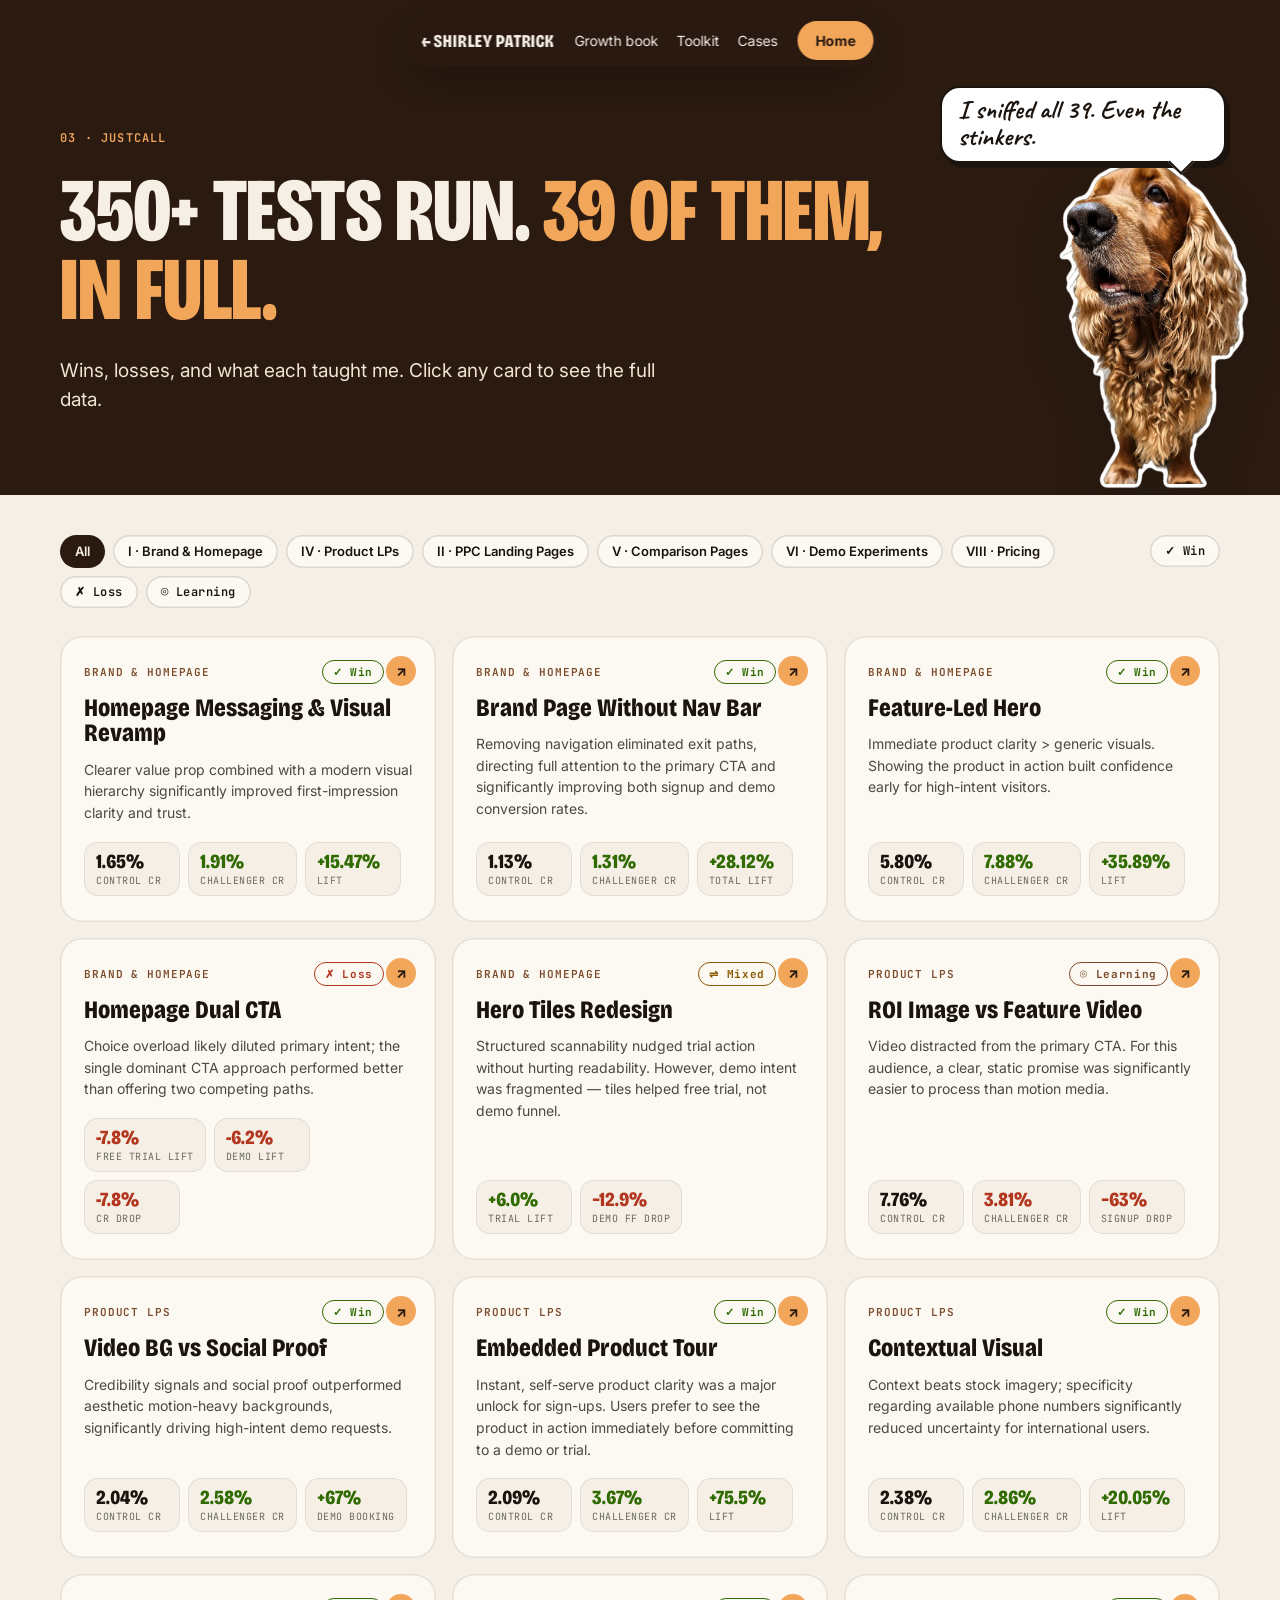
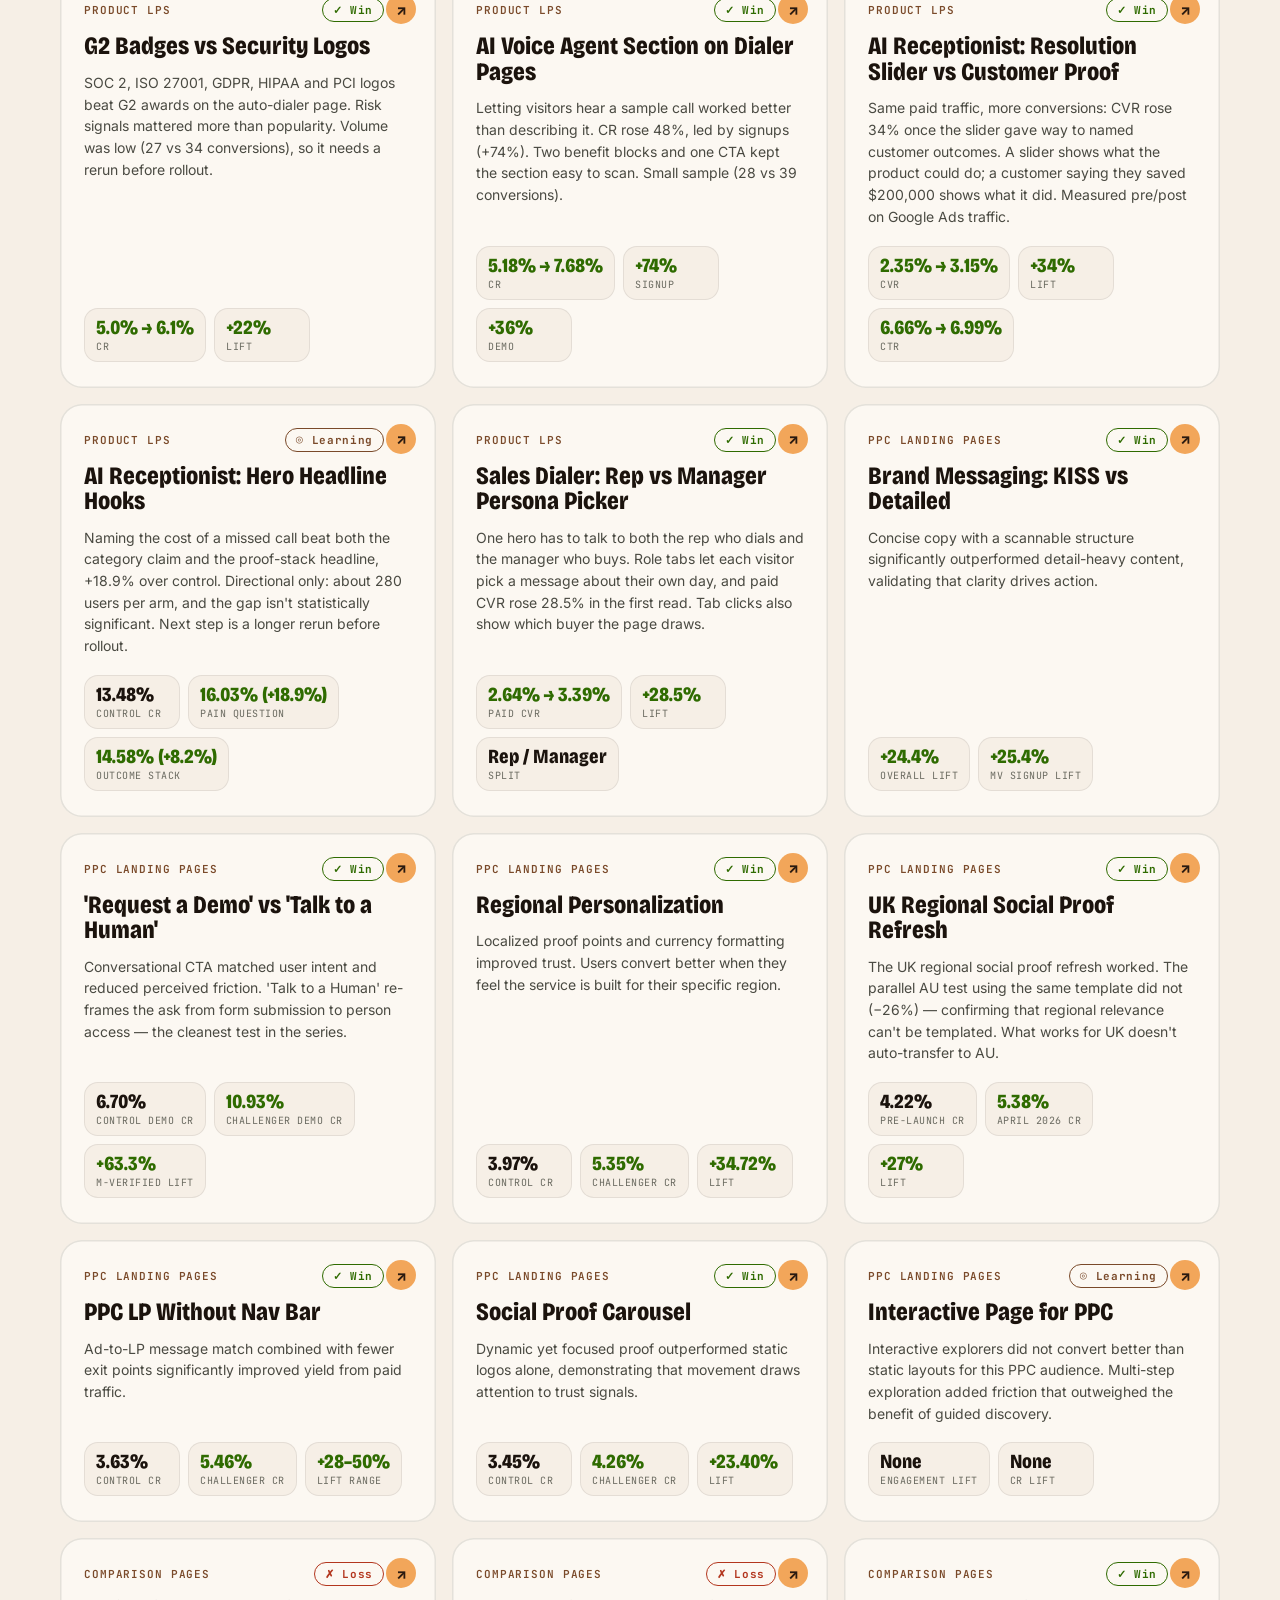
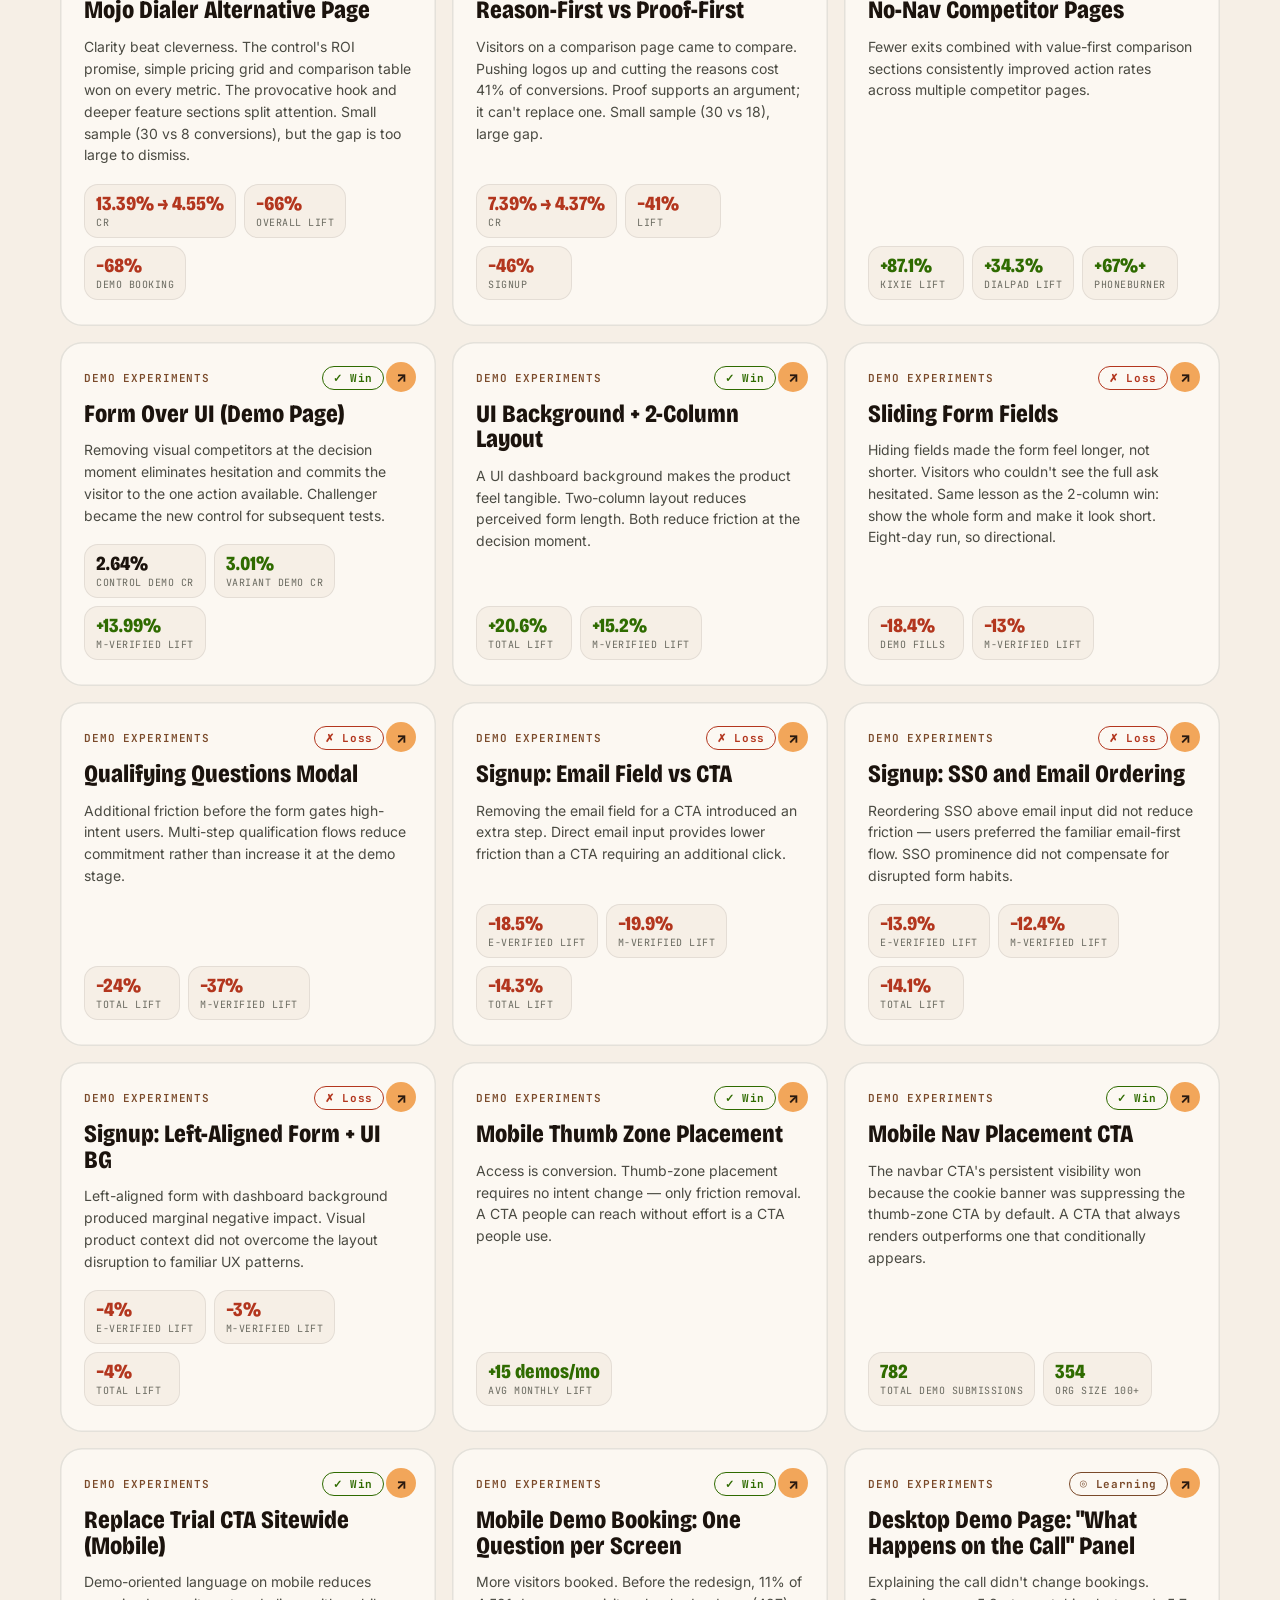
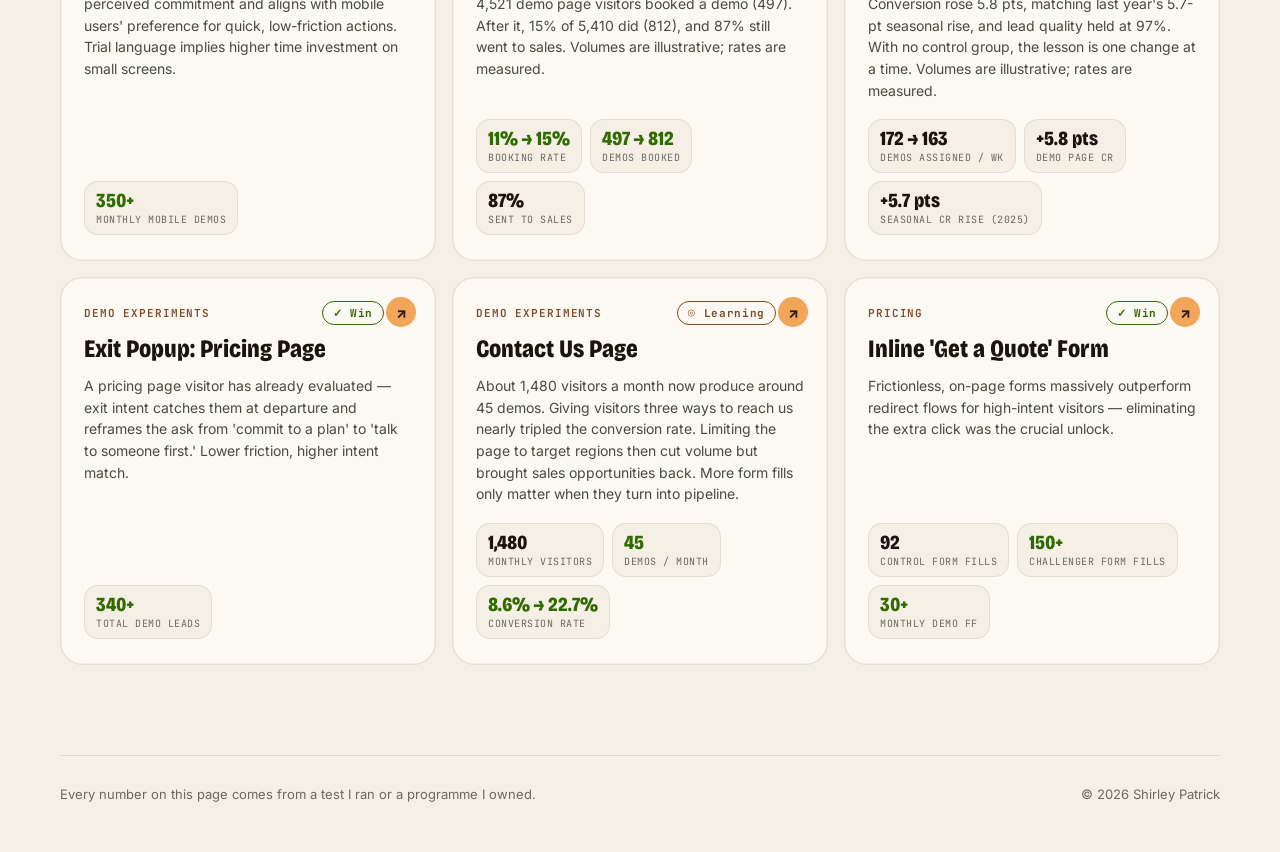
<file: experiments/index.html>
<!doctype html>
<html lang="en">
<head>
<meta charset="utf-8">
<meta name="viewport" content="width=device-width, initial-scale=1">
<title>Experiment library · 39 tests</title>
<meta name="description" content="Shirley Patrick · CRO & growth portfolio: case studies, the JustCall growth book, 39 experiments in full, and the CRO toolkit.">
<meta property="og:title" content="Experiment library · 39 tests">
<meta property="og:description" content="Shirley Patrick · CRO & growth portfolio: case studies, the JustCall growth book, 39 experiments in full, and the CRO toolkit.">
<meta property="og:type" content="website">
<link rel="icon" href="data:image/svg+xml,%3Csvg xmlns=%22http://www.w3.org/2000/svg%22 viewBox=%220 0 24 24%22%3E%3Cg fill=%22%239C4A1C%22%3E%3Cellipse cx=%225%22 cy=%229%22 rx=%222.2%22 ry=%223%22/%3E%3Cellipse cx=%229.5%22 cy=%224.8%22 rx=%222.2%22 ry=%223%22/%3E%3Cellipse cx=%2214.5%22 cy=%224.8%22 rx=%222.2%22 ry=%223%22/%3E%3Cellipse cx=%2219%22 cy=%229%22 rx=%222.2%22 ry=%223%22/%3E%3Cpath d=%22M12 10.5c-3.6 0-7 4-7 7.2 0 2 1.6 3.1 3.4 3.1 1.4 0 2.3-.8 3.6-.8s2.2.8 3.6.8c1.8 0 3.4-1.1 3.4-3.1 0-3.2-3.4-7.2-7-7.2z%22/%3E%3C/g%3E%3C/svg%3E">
<link rel="preconnect" href="https://fonts.googleapis.com">
<link href="https://fonts.googleapis.com/css2?family=Bricolage+Grotesque:opsz,wdth,wght@12..96,75..100,200..800&amp;family=Inter:wght@400;500;600;700&amp;family=Caveat:wght@600;700&amp;family=JetBrains+Mono:wght@400;600&amp;display=swap" rel="stylesheet">
<style>
.pal-copper,:root{--bg:#F6EFE6;--bg2:#FCF8F2;--ink:#1B130D;--dk:#2A1A10;--dk2:#3B2618;--on-dk:#F2E3D2;--on-dk2:#CDB297;--acc:#F2A65A;--acc-ink:#9C4A1C;--y:#F5C76A;--y2:#FBEBCB;--or:#EE8E9D;--br:#7A4A2A;--win:#2F6B00;--loss:#B3361E}
.pal-nose{--bg:#F5F1EC;--bg2:#FBF8F4;--ink:#171210;--dk:#171210;--dk2:#271F1B;--on-dk:#EFE7E1;--on-dk2:#BFB3AB;--acc:#F59DB0;--acc-ink:#B0365A;--y:#F2A65A;--y2:#FBE5CC;--or:#D9844A;--br:#7A4A2A;--win:#2F6B00;--loss:#B3361E}
.pal-collar{--bg:#F4F1EC;--bg2:#FBF9F5;--ink:#13151D;--dk:#1C3FB0;--dk2:#2A4EC4;--on-dk:#E8EDFF;--on-dk2:#BFCBF5;--acc:#FFC27A;--acc-ink:#1C3FB0;--y:#FFD66B;--y2:#FFF1C9;--or:#EE8E9D;--br:#7A4A2A;--win:#2F6B00;--loss:#B3361E}
.pal-green{--bg:#F4F3EF;--bg2:#FBFAF7;--ink:#14140F;--dk:#013900;--dk2:#024A00;--on-dk:#D6E5C8;--on-dk2:#A9C29A;--acc:#B6FE00;--acc-ink:#3F7A00;--y:#FFDC13;--y2:#FFF7D6;--or:#FA8005;--br:#754402;--win:#2F6B00;--loss:#B84A00}
body{margin:0;background:var(--bg);color:var(--ink);font-family:Inter,system-ui,sans-serif;-webkit-font-smoothing:antialiased}
a{color:var(--ink);transition:color .2s}a:hover{color:var(--acc-ink)}
img{display:block;max-width:100%}
.w{max-width:1280px;margin:0 auto;padding:0 40px;box-sizing:border-box;width:100%}
.d{font-family:'Bricolage Grotesque',sans-serif;font-stretch:75%;font-weight:800;text-transform:uppercase;line-height:.86;letter-spacing:-.005em;margin:0}
.mono{font-family:'JetBrains Mono',ui-monospace,monospace;font-size:12px;letter-spacing:.08em;text-transform:uppercase;font-weight:600}
.hand{font-family:Caveat,cursive;font-weight:700}
.hl{background:linear-gradient(transparent 58%,var(--acc) 58%);-webkit-box-decoration-break:clone;box-decoration-break:clone;padding:0 .04em}
.stop{display:flex;align-items:center;gap:12px;font-family:'JetBrains Mono',ui-monospace,monospace;font-size:12px;letter-spacing:.1em;text-transform:uppercase;font-weight:600;color:var(--br)}
.stop svg{width:22px;height:22px;fill:currentColor;transform:rotate(-16deg);flex:0 0 22px}
.stop::after{content:"";flex:1;border-top:2px dashed currentColor;opacity:.45}
.bub{position:absolute;background:#FFFFFF;color:var(--ink);border:2px solid var(--ink);border-radius:20px;padding:9px 16px 11px;font-family:Caveat,cursive;font-weight:700;font-size:26px;line-height:1.02;box-shadow:4px 5px 0 var(--ink);z-index:6;width:max-content;max-width:250px}
.bub::after{content:"";position:absolute;width:16px;height:16px;background:#FFFFFF;border-right:2px solid var(--ink);border-bottom:2px solid var(--ink);bottom:-10px;left:34px;transform:rotate(45deg)}
.bub.r::after{left:auto;right:34px}
.stick{filter:drop-shadow(0 18px 22px rgba(20,20,15,.28));height:auto}
.btn{display:inline-flex;align-items:center;gap:10px;background:var(--dk);color:var(--acc);text-decoration:none;border-radius:999px;padding:17px 26px;font-weight:700;font-size:16px;border:2px solid var(--dk);transition:transform .2s,background .2s}
.btn:hover{transform:translateY(-2px);color:var(--acc)}
.btn.ghost{background:transparent;color:var(--dk)}
.btn.lime{background:var(--acc);color:var(--dk);border-color:var(--acc)}
.btn.lime:hover{color:var(--dk)}
.btn.out{background:transparent;color:var(--bg);border-color:var(--bg)}
.btn.out:hover{color:var(--bg)}
.sec{animation:rise .7s cubic-bezier(.2,.7,.2,1) both}
@keyframes rise{from{opacity:0;transform:translateY(28px)}to{opacity:1;transform:none}}
@supports (animation-timeline:view()){.sec{animation:rise linear both;animation-timeline:view();animation-range:entry 0% entry 30%}}

/* nav */
.nav{position:absolute;top:14px;left:50%;transform:translateX(-50%);display:flex;align-items:center;gap:20px;background:color-mix(in srgb,var(--dk) 94%,transparent);backdrop-filter:blur(10px);color:var(--bg);border-radius:999px;padding:7px 7px 7px 22px;white-space:nowrap;box-shadow:0 16px 40px -18px rgba(0,0,0,.6)}
.nav a{color:var(--bg);text-decoration:none;font-size:14px}
.nav a:hover{color:var(--acc)}
.nav .brand{font-family:'Bricolage Grotesque',sans-serif;font-stretch:75%;font-weight:800;text-transform:uppercase;font-size:18px;letter-spacing:.01em}
.navlinks{display:flex;gap:18px}
.avail{display:inline-flex;align-items:center;gap:8px;font-size:13px;color:var(--on-dk)}
.avail::before{content:"";width:8px;height:8px;border-radius:50%;background:var(--acc);box-shadow:0 0 0 4px color-mix(in srgb,var(--acc) 20%,transparent)}
.nav .resbtn{background:var(--acc);color:var(--dk);border-radius:999px;padding:11px 18px;font-weight:700}
.nav .resbtn:hover{color:var(--dk)}

.gsec{display:flex;flex-direction:column;gap:32px}
.dark-band{background:var(--dk);color:var(--bg);padding:100px 0}
.gh2{font-size:clamp(44px,5.2vw,84px);line-height:.9}
.glede{margin:0;font-size:20px;line-height:1.55;color:#3B3B34;max-width:760px}
.dark-band .glede{color:var(--on-dk)}
.gsrc{margin:0;font-size:12px;line-height:1.5;font-family:'JetBrains Mono',monospace;letter-spacing:.02em}
.gstats{display:grid;grid-template-columns:repeat(4,minmax(0,1fr));gap:16px}
.gst{display:flex;flex-direction:column;gap:10px;padding:24px;border-radius:22px;background:var(--bg2);box-shadow:inset 0 0 0 1.5px rgba(20,20,15,.1)}
.dark-band .gst{background:var(--dk2);box-shadow:inset 0 0 0 1px color-mix(in srgb,var(--acc) 25%,transparent)}
.gst-n{font-family:'Bricolage Grotesque',sans-serif;font-stretch:75%;font-weight:800;font-size:clamp(48px,4.4vw,72px);line-height:.85;color:var(--acc-ink)}
.dark-band .gst-n{color:var(--acc)}
.gst-t{font-size:15px;line-height:1.45}
.g2{display:grid;grid-template-columns:minmax(0,1.1fr) minmax(0,1fr);gap:40px;align-items:start}
.g3{display:grid;grid-template-columns:repeat(3,minmax(0,1fr));gap:16px}
.g4{display:grid;grid-template-columns:repeat(4,minmax(0,1fr));gap:16px}
.card{display:flex;flex-direction:column;gap:12px;padding:26px;border-radius:22px;background:var(--bg2);box-shadow:inset 0 0 0 1.5px rgba(20,20,15,.1)}
.dark-band .card{background:var(--dk2);box-shadow:inset 0 0 0 1px color-mix(in srgb,var(--acc) 25%,transparent)}
.card h3{margin:0;font-family:'Bricolage Grotesque',sans-serif;font-stretch:75%;font-weight:800;font-size:30px;line-height:.95;text-transform:uppercase}
.card p{margin:0;font-size:15px;line-height:1.55}
.kick{font-family:'JetBrains Mono',monospace;font-size:11px;letter-spacing:.1em;text-transform:uppercase;font-weight:600;color:var(--br)}
.dark-band .kick{color:var(--acc)}
.cm{display:flex;flex-direction:column;gap:10px;padding:24px 26px;border-radius:22px;background:var(--y2)}
.cm ul{margin:0;padding-left:18px;display:flex;flex-direction:column;gap:10px}
.cm li{font-size:16px;line-height:1.55;color:#2A2622}
.ich,.hch{margin:0;display:flex;flex-direction:column;gap:16px;padding:26px;border-radius:22px;background:#FFFFFF;box-shadow:inset 0 0 0 1.5px rgba(20,20,15,.1)}
.iplot{display:flex;gap:40px;align-items:flex-end;height:260px;padding-top:28px;border-bottom:1.5px solid rgba(20,20,15,.35)}
.ig{flex:1 1 0;display:flex;flex-direction:column;align-items:center;height:100%;position:relative}
.ipair{display:flex;gap:2px;align-items:flex-end;height:100%;width:100%;max-width:200px;justify-content:center}
.ib{position:relative;width:46%;max-width:70px;border-radius:4px 4px 0 0;transition:filter .2s}
.ib:hover{filter:brightness(1.12)}
.iv{position:absolute;top:-24px;left:50%;transform:translateX(-50%);font-family:'Bricolage Grotesque',sans-serif;font-stretch:75%;font-weight:800;font-size:20px;color:#1B130D;white-space:nowrap}
.il{position:absolute;bottom:-28px;font-size:13px;color:#3B3B34;white-space:nowrap}
.lg{display:flex;gap:18px;margin-top:40px;font-size:13px;color:#3B3B34}
.lg span{display:inline-flex;align-items:center;gap:8px}
.lg i{width:12px;height:12px;border-radius:3px;display:inline-block}
.hb{display:grid;grid-template-columns:minmax(0,190px) minmax(0,1fr) 84px;gap:14px;align-items:center}
.hb-l{font-size:14px;line-height:1.3;color:#3B3B34}
.hb-t{height:26px;background:#F1EDE6;border-radius:4px;overflow:hidden}
.hb-f{height:100%;border-radius:0 4px 4px 0}
.hb-v{font-family:'Bricolage Grotesque',sans-serif;font-stretch:75%;font-weight:800;font-size:22px;color:#1B130D;text-align:right}
.gtable{width:100%;border-collapse:collapse;font-size:14px;background:#FFFFFF;border-radius:18px;overflow:hidden;box-shadow:inset 0 0 0 1.5px rgba(20,20,15,.1)}
.gtable th{text-align:left;font-family:'JetBrains Mono',monospace;font-size:11px;letter-spacing:.08em;text-transform:uppercase;font-weight:600;color:var(--br);padding:14px 16px;border-bottom:1.5px solid rgba(20,20,15,.15);background:var(--bg2)}
.gtable td{padding:14px 16px;border-bottom:1px solid rgba(20,20,15,.08);vertical-align:top;line-height:1.5}
.gtable td.num{font-family:'Bricolage Grotesque',sans-serif;font-stretch:75%;font-weight:800;font-size:18px;white-space:nowrap}
.gtable tr:last-child td{border-bottom:0}
.tbox{overflow-x:auto;border-radius:18px}
.shotf{border-radius:18px;overflow:hidden;background:#FFFFFF;box-shadow:0 30px 60px -32px rgba(0,0,0,.5)}
.shotf img{width:100%;height:auto}
.screens{display:grid;grid-template-columns:repeat(4,minmax(0,1fr));gap:16px;align-items:start}
.screens figure{margin:0;display:flex;flex-direction:column;gap:10px}
.screens img{width:100%;height:auto;border-radius:18px;box-shadow:0 26px 50px -28px rgba(0,0,0,.45)}
.screens figcaption{font-size:13px;line-height:1.4;color:#3B3B34}
.cover{background:var(--dk);color:var(--bg);padding:150px 0 90px;position:relative;overflow:hidden}
.cover-dog{position:absolute;right:6%;bottom:-6px;width:min(26vw,320px)}
.cover-dog .bub{left:-150px;top:-40px}
.chap{display:flex;align-items:baseline;gap:18px;flex-wrap:wrap}
.chap .no{font-family:'Bricolage Grotesque',sans-serif;font-stretch:75%;font-weight:800;font-size:22px;color:var(--br)}
.closing{font-family:'Bricolage Grotesque',sans-serif;font-stretch:75%;font-weight:800;font-size:clamp(28px,2.6vw,40px);line-height:1.05;color:var(--acc-ink);max-width:900px}
.contact{background:var(--dk);color:var(--bg);position:relative;overflow:hidden;padding:120px 0 0}
.gfoot{display:flex;justify-content:space-between;gap:20px;flex-wrap:wrap;padding:26px 0 30px;border-top:1px solid color-mix(in srgb,var(--bg) 25%,transparent);color:var(--on-dk2);font-size:13px}
@media (max-width:1000px){
.gstats,.g4{grid-template-columns:repeat(2,minmax(0,1fr))}
.g2,.g3{grid-template-columns:minmax(0,1fr)}
.screens{grid-template-columns:repeat(2,minmax(0,1fr))}
}
@media (max-width:900px){
.w{padding:0 20px}
.navlinks{display:none}
.cover-dog{position:relative;right:auto;margin:40px 0 -90px auto;width:220px}
.cover-dog .bub{left:-120px;top:-30px;font-size:22px}
.hb{grid-template-columns:minmax(0,1fr) 72px}
.hb-l{grid-column:1 / -1}
.iplot{gap:20px}
}
@media (max-width:560px){
.gstats,.g4,.screens{grid-template-columns:minmax(0,1fr)}
}


.cw{max-width:1240px;margin:0 auto;padding:0 40px;box-sizing:border-box;width:100%}
.ccover{background:var(--dk);color:var(--bg);padding:130px 0 80px;position:relative;overflow:hidden}
.ccover .lbl{font-family:'JetBrains Mono',monospace;font-size:12px;letter-spacing:.1em;text-transform:uppercase;font-weight:600;color:var(--acc)}
.ch1{font-size:clamp(56px,7vw,120px);line-height:.88;color:var(--bg);max-width:1000px}
.cintro{margin:0;font-size:19px;line-height:1.55;color:var(--on-dk);max-width:640px}
.cdog{position:absolute;right:max(24px,calc((100vw - 1240px)/2));bottom:0;width:min(16vw,220px);z-index:3}
.cdog img{width:100%;display:block}
.cdog .bub{top:-62px;right:30px}
.frow{display:flex;flex-wrap:wrap;gap:8px;align-items:center;padding:40px 0 28px}
.frow .gap{flex:1 1 20px}
.fbtn,.rbtn{font:600 13px/1 'Inter',sans-serif;padding:10px 15px;border-radius:999px;border:0;cursor:pointer;background:var(--bg2);color:var(--ink);box-shadow:inset 0 0 0 1.5px rgba(20,20,15,.14);transition:background .2s,color .2s}
.fbtn:hover,.rbtn:hover{box-shadow:inset 0 0 0 1.5px var(--ink)}
.fbtn.on{background:var(--dk);color:var(--bg);box-shadow:none}
.rbtn{font-family:'JetBrains Mono',monospace;font-size:12px;letter-spacing:.04em}
.rbtn-win.on{background:var(--win);color:#FFFFFF;box-shadow:none}
.rbtn-loss.on{background:var(--loss);color:#FFFFFF;box-shadow:none}
.rbtn-learn.on{background:var(--br);color:#FFFFFF;box-shadow:none}
.egrid{display:grid;grid-template-columns:repeat(3,minmax(0,1fr));gap:16px;padding-bottom:90px}
.ec{all:unset;box-sizing:border-box;position:relative;display:flex;flex-direction:column;gap:12px;padding:24px 24px 26px;border-radius:22px;background:var(--bg2);box-shadow:inset 0 0 0 1.5px rgba(20,20,15,.1);cursor:pointer;transition:transform .25s,box-shadow .25s}
.ec:hover{transform:translateY(-4px);box-shadow:inset 0 0 0 1.5px var(--ink),0 22px 40px -28px rgba(42,26,16,.6)}
.ec:focus-visible{outline:3px solid var(--acc);outline-offset:3px}
.ec.hide{display:none}
.ec-top{display:flex;justify-content:space-between;align-items:center;gap:10px;padding-right:28px}
.ec-surface{font-family:'JetBrains Mono',monospace;font-size:11px;letter-spacing:.08em;text-transform:uppercase;font-weight:600;color:var(--br)}
.badge{font-family:'JetBrains Mono',monospace;font-size:11px;font-weight:700;letter-spacing:.06em;padding:4px 10px;border-radius:999px;border:1.5px solid currentColor;white-space:nowrap;align-self:flex-start}
.b-win{color:var(--win)}.b-loss{color:var(--loss)}.b-learn{color:var(--br)}.b-mixed{color:#8A5A00}.b-pend{color:#6A6A60}
.ec-title{font-family:'Bricolage Grotesque',sans-serif;font-stretch:80%;font-weight:800;font-size:25px;line-height:1.02;color:var(--ink)}
.ec-desc{font-size:14px;line-height:1.55;color:#4A4A42}
.ec-metrics{display:flex;flex-wrap:wrap;gap:8px;margin-top:auto;padding-top:6px}
.ec-chip{display:flex;flex-direction:column;gap:3px;padding:9px 12px;border-radius:14px;background:var(--bg);box-shadow:inset 0 0 0 1px rgba(20,20,15,.08);min-width:72px}
.ec-chip-v{font-family:'Bricolage Grotesque',sans-serif;font-stretch:80%;font-weight:800;font-size:20px;line-height:1;color:var(--ink)}
.ec-chip-v.pos{color:var(--win)}.ec-chip-v.neg{color:var(--loss)}
.ec-chip-l{font-family:'JetBrains Mono',monospace;font-size:10px;letter-spacing:.05em;text-transform:uppercase;color:#6A6A60}
.ec-arr{position:absolute;top:20px;right:20px;width:30px;height:30px;border-radius:50%;display:flex;align-items:center;justify-content:center;background:var(--acc);color:var(--dk);font-size:14px;font-weight:800}
.lbo{position:fixed;inset:0;z-index:200;background:color-mix(in srgb,var(--dk) 92%,transparent);display:none;align-items:center;justify-content:center;padding:28px}
.lbo.open{display:flex}
.lbbox{position:relative;width:min(1180px,100%);height:min(90vh,860px);background:var(--bg);border-radius:26px;overflow:hidden}
.lbp{display:none;grid-template-columns:minmax(0,1.05fr) minmax(0,1fr);height:100%}
.lbp.on{display:grid}
.lb-img{background:#FFFFFF;overflow:auto;display:flex;align-items:flex-start;justify-content:center;padding:24px;border-right:1px solid rgba(20,20,15,.08)}
.lb-img img{width:100%;height:auto;display:block;border-radius:12px}
.lb-no-img{font-size:64px;align-self:center}
.lb-content{overflow:auto;padding:44px 40px 40px;display:flex;flex-direction:column;gap:18px}
.lb-title{font-family:'Bricolage Grotesque',sans-serif;font-stretch:75%;font-weight:800;text-transform:uppercase;font-size:clamp(32px,3.2vw,46px);line-height:.92;color:var(--ink)}
.lb-hypo{font-size:15px;line-height:1.65;font-style:italic;color:#4A4A42;padding-bottom:20px;border-bottom:1px solid rgba(20,20,15,.12)}
.lbt{width:100%;border-collapse:collapse;font-size:14px}
.lbt th{padding:10px 12px;text-align:left;font-family:'JetBrains Mono',monospace;font-size:11px;font-weight:700;letter-spacing:.08em;text-transform:uppercase;color:var(--br);border-bottom:2px solid rgba(20,20,15,.14)}
.lbt th.r{text-align:right}
.lbt td{padding:11px 12px;border-bottom:1px solid rgba(20,20,15,.08)}
.lbt td.tk{color:#6A6A60;font-weight:600}
.lbt td.tv{text-align:right;font-weight:600}
.lbt td.tv.l{text-align:left}
.lbt tr.single td{padding-top:14px;font-weight:700}
.lbt tr.single td[colspan]{color:#6A6A60;font-size:11px;letter-spacing:.07em;text-transform:uppercase}
.lb-insight{background:var(--y2);border-radius:16px;padding:22px}
.lb-il{font-family:'JetBrains Mono',monospace;font-size:10px;font-weight:700;letter-spacing:.1em;text-transform:uppercase;color:var(--br);margin-bottom:8px}
.lb-it{font-size:15px;line-height:1.65;color:var(--ink)}
.lb-x{position:absolute;top:16px;right:16px;z-index:3;width:40px;height:40px;border-radius:50%;border:0;background:var(--dk);color:var(--bg);font-size:16px;cursor:pointer}
.lb-nav{position:fixed;top:50%;transform:translateY(-50%);z-index:210;width:52px;height:52px;border-radius:50%;border:0;background:var(--acc);color:var(--dk);font-size:20px;font-weight:800;cursor:pointer}
.lb-nav:disabled{opacity:.3;cursor:default}
.lb-prev{left:22px}.lb-next{right:22px}
.lb-count{position:fixed;top:24px;left:50%;transform:translateX(-50%);z-index:210;font-family:'JetBrains Mono',monospace;font-size:12px;color:var(--bg);letter-spacing:.08em}
.cfoot{display:flex;justify-content:space-between;flex-wrap:wrap;gap:12px;padding:30px 0 50px;font-size:13px;color:#6A6A60;border-top:1px solid rgba(20,20,15,.1)}
@media (max-width:1100px){.egrid{grid-template-columns:repeat(2,minmax(0,1fr))}}
@media (max-width:860px){.lbp{grid-template-columns:minmax(0,1fr);grid-template-rows:40% 60%}.lb-img{border-right:0;border-bottom:1px solid rgba(20,20,15,.08)}.lb-content{padding:28px 22px}.lb-nav{top:auto;bottom:18px;transform:none}.cdog{display:none}}
@media (max-width:640px){.egrid{grid-template-columns:minmax(0,1fr)}.cw{padding:0 20px}.navlinks{display:none}.lbo{padding:10px}}

@media (prefers-reduced-motion:reduce){*{animation:none !important;transition:none !important}}
</style>
</head>
<body>
<div id="site-root"><div class="sc-host"><div class="pal-copper" data-x-root="" style="min-height: 100vh; display: flex; flex-direction: column; overflow-x: clip; background: var(--bg); color: var(--ink);"><header style="position: sticky; top: 0px; height: 0px; z-index: 50;"><div class="nav"><a href="/" class="brand">← Shirley Patrick</a><nav aria-label="More" class="navlinks"><a href="/growth-book/">Growth book</a><a href="/toolkit/">Toolkit</a><a href="/cases/ppc/">Cases</a></nav><a href="/" class="resbtn">Home</a></div></header><section class="ccover" aria-label="Experiment library"><div class="cw" style="display: flex; flex-direction: column; gap: 26px; position: relative; z-index: 2;"><span class="lbl">03 · JustCall</span><h1 class="d ch1" style="max-width: min(900px, -420px + 100vw);">350+ tests run. <span style="color: var(--acc);">39 of them, in full.</span></h1><p class="cintro">Wins, losses, and what each taught me. Click any card to see the full data.</p></div><div class="cdog"><div class="bub r">I sniffed all 39. Even the stinkers.</div><img class="stick" src="/assets/img/bruno-lookup-sticker.webp" alt="Bruno looking up, curious"></div></section><main class="cw" style="flex: 1 1 0%;"><div class="frow" role="group" aria-label="Filter experiments"><button type="button" class="fbtn on" data-sec="all">All</button><button type="button" class="fbtn" data-sec="brand-homepage">I · Brand &amp; Homepage</button><button type="button" class="fbtn" data-sec="product-lps">IV · Product LPs</button><button type="button" class="fbtn" data-sec="ppc">II · PPC Landing Pages</button><button type="button" class="fbtn" data-sec="comparison">V · Comparison Pages</button><button type="button" class="fbtn" data-sec="demo">VI · Demo Experiments</button><button type="button" class="fbtn" data-sec="pricing">VIII · Pricing</button><span class="gap"></span><button type="button" class="rbtn rbtn-win" data-res="win">✓ Win</button><button type="button" class="rbtn rbtn-loss" data-res="loss">✗ Loss</button><button type="button" class="rbtn rbtn-learn" data-res="learning">◎ Learning</button></div><div class="egrid"><button type="button" class="ec" data-i="0" data-sec="brand-homepage" data-res="win"><span class="ec-top"><span class="ec-surface">Brand &amp; Homepage</span><span class="badge b-win">✓ Win</span></span><span class="ec-title">Homepage Messaging &amp; Visual Revamp</span><span class="ec-desc">Clearer value prop combined with a modern visual hierarchy significantly improved first-impression clarity and trust.</span><span class="ec-metrics"><div class="ec-chip"><span class="ec-chip-v ">1.65%</span><span class="ec-chip-l">Control CR</span></div><div class="ec-chip"><span class="ec-chip-v pos">1.91%</span><span class="ec-chip-l">Challenger CR</span></div><div class="ec-chip"><span class="ec-chip-v pos">+15.47%</span><span class="ec-chip-l">Lift</span></div></span><span class="ec-arr" aria-hidden="true">↗</span></button><button type="button" class="ec" data-i="1" data-sec="brand-homepage" data-res="win"><span class="ec-top"><span class="ec-surface">Brand &amp; Homepage</span><span class="badge b-win">✓ Win</span></span><span class="ec-title">Brand Page Without Nav Bar</span><span class="ec-desc">Removing navigation eliminated exit paths, directing full attention to the primary CTA and significantly improving both signup and demo conversion rates.</span><span class="ec-metrics"><div class="ec-chip"><span class="ec-chip-v ">1.13%</span><span class="ec-chip-l">Control CR</span></div><div class="ec-chip"><span class="ec-chip-v pos">1.31%</span><span class="ec-chip-l">Challenger CR</span></div><div class="ec-chip"><span class="ec-chip-v pos">+28.12%</span><span class="ec-chip-l">Total Lift</span></div></span><span class="ec-arr" aria-hidden="true">↗</span></button><button type="button" class="ec" data-i="2" data-sec="brand-homepage" data-res="win"><span class="ec-top"><span class="ec-surface">Brand &amp; Homepage</span><span class="badge b-win">✓ Win</span></span><span class="ec-title">Feature-Led Hero</span><span class="ec-desc">Immediate product clarity &gt; generic visuals. Showing the product in action built confidence early for high-intent visitors.</span><span class="ec-metrics"><div class="ec-chip"><span class="ec-chip-v ">5.80%</span><span class="ec-chip-l">Control CR</span></div><div class="ec-chip"><span class="ec-chip-v pos">7.88%</span><span class="ec-chip-l">Challenger CR</span></div><div class="ec-chip"><span class="ec-chip-v pos">+35.89%</span><span class="ec-chip-l">Lift</span></div></span><span class="ec-arr" aria-hidden="true">↗</span></button><button type="button" class="ec" data-i="3" data-sec="brand-homepage" data-res="loss"><span class="ec-top"><span class="ec-surface">Brand &amp; Homepage</span><span class="badge b-loss">✗ Loss</span></span><span class="ec-title">Homepage Dual CTA</span><span class="ec-desc">Choice overload likely diluted primary intent; the single dominant CTA approach performed better than offering two competing paths.</span><span class="ec-metrics"><div class="ec-chip"><span class="ec-chip-v neg">-7.8%</span><span class="ec-chip-l">Free Trial Lift</span></div><div class="ec-chip"><span class="ec-chip-v neg">-6.2%</span><span class="ec-chip-l">Demo Lift</span></div><div class="ec-chip"><span class="ec-chip-v neg">-7.8%</span><span class="ec-chip-l">CR Drop</span></div></span><span class="ec-arr" aria-hidden="true">↗</span></button><button type="button" class="ec" data-i="4" data-sec="brand-homepage" data-res="mixed"><span class="ec-top"><span class="ec-surface">Brand &amp; Homepage</span><span class="badge b-mixed">⇌ Mixed</span></span><span class="ec-title">Hero Tiles Redesign</span><span class="ec-desc">Structured scannability nudged trial action without hurting readability. However, demo intent was fragmented — tiles helped free trial, not demo funnel.</span><span class="ec-metrics"><div class="ec-chip"><span class="ec-chip-v pos">+6.0%</span><span class="ec-chip-l">Trial Lift</span></div><div class="ec-chip"><span class="ec-chip-v neg">−12.9%</span><span class="ec-chip-l">Demo FF Drop</span></div></span><span class="ec-arr" aria-hidden="true">↗</span></button><button type="button" class="ec" data-i="5" data-sec="product-lps" data-res="learning"><span class="ec-top"><span class="ec-surface">Product LPs</span><span class="badge b-learn">◎ Learning</span></span><span class="ec-title">ROI Image vs Feature Video</span><span class="ec-desc">Video distracted from the primary CTA. For this audience, a clear, static promise was significantly easier to process than motion media.</span><span class="ec-metrics"><div class="ec-chip"><span class="ec-chip-v ">7.76%</span><span class="ec-chip-l">Control CR</span></div><div class="ec-chip"><span class="ec-chip-v neg">3.81%</span><span class="ec-chip-l">Challenger CR</span></div><div class="ec-chip"><span class="ec-chip-v neg">−63%</span><span class="ec-chip-l">Signup Drop</span></div></span><span class="ec-arr" aria-hidden="true">↗</span></button><button type="button" class="ec" data-i="6" data-sec="product-lps" data-res="win"><span class="ec-top"><span class="ec-surface">Product LPs</span><span class="badge b-win">✓ Win</span></span><span class="ec-title">Video BG vs Social Proof</span><span class="ec-desc">Credibility signals and social proof outperformed aesthetic motion-heavy backgrounds, significantly driving high-intent demo requests.</span><span class="ec-metrics"><div class="ec-chip"><span class="ec-chip-v ">2.04%</span><span class="ec-chip-l">Control CR</span></div><div class="ec-chip"><span class="ec-chip-v pos">2.58%</span><span class="ec-chip-l">Challenger CR</span></div><div class="ec-chip"><span class="ec-chip-v pos">+67%</span><span class="ec-chip-l">Demo Booking</span></div></span><span class="ec-arr" aria-hidden="true">↗</span></button><button type="button" class="ec" data-i="7" data-sec="product-lps" data-res="win"><span class="ec-top"><span class="ec-surface">Product LPs</span><span class="badge b-win">✓ Win</span></span><span class="ec-title">Embedded Product Tour</span><span class="ec-desc">Instant, self-serve product clarity was a major unlock for sign-ups. Users prefer to see the product in action immediately before committing to a demo or trial.</span><span class="ec-metrics"><div class="ec-chip"><span class="ec-chip-v ">2.09%</span><span class="ec-chip-l">Control CR</span></div><div class="ec-chip"><span class="ec-chip-v pos">3.67%</span><span class="ec-chip-l">Challenger CR</span></div><div class="ec-chip"><span class="ec-chip-v pos">+75.5%</span><span class="ec-chip-l">Lift</span></div></span><span class="ec-arr" aria-hidden="true">↗</span></button><button type="button" class="ec" data-i="8" data-sec="product-lps" data-res="win"><span class="ec-top"><span class="ec-surface">Product LPs</span><span class="badge b-win">✓ Win</span></span><span class="ec-title">Contextual Visual</span><span class="ec-desc">Context beats stock imagery; specificity regarding available phone numbers significantly reduced uncertainty for international users.</span><span class="ec-metrics"><div class="ec-chip"><span class="ec-chip-v ">2.38%</span><span class="ec-chip-l">Control CR</span></div><div class="ec-chip"><span class="ec-chip-v pos">2.86%</span><span class="ec-chip-l">Challenger CR</span></div><div class="ec-chip"><span class="ec-chip-v pos">+20.05%</span><span class="ec-chip-l">Lift</span></div></span><span class="ec-arr" aria-hidden="true">↗</span></button><button type="button" class="ec" data-i="9" data-sec="product-lps" data-res="win"><span class="ec-top"><span class="ec-surface">Product LPs</span><span class="badge b-win">✓ Win</span></span><span class="ec-title">G2 Badges vs Security Logos</span><span class="ec-desc">SOC 2, ISO 27001, GDPR, HIPAA and PCI logos beat G2 awards on the auto-dialer page. Risk signals mattered more than popularity. Volume was low (27 vs 34 conversions), so it needs a rerun before rollout.</span><span class="ec-metrics"><div class="ec-chip"><span class="ec-chip-v pos">5.0% → 6.1%</span><span class="ec-chip-l">CR</span></div><div class="ec-chip"><span class="ec-chip-v pos">+22%</span><span class="ec-chip-l">Lift</span></div></span><span class="ec-arr" aria-hidden="true">↗</span></button><button type="button" class="ec" data-i="10" data-sec="product-lps" data-res="win"><span class="ec-top"><span class="ec-surface">Product LPs</span><span class="badge b-win">✓ Win</span></span><span class="ec-title">AI Voice Agent Section on Dialer Pages</span><span class="ec-desc">Letting visitors hear a sample call worked better than describing it. CR rose 48%, led by signups (+74%). Two benefit blocks and one CTA kept the section easy to scan. Small sample (28 vs 39 conversions).</span><span class="ec-metrics"><div class="ec-chip"><span class="ec-chip-v pos">5.18% → 7.68%</span><span class="ec-chip-l">CR</span></div><div class="ec-chip"><span class="ec-chip-v pos">+74%</span><span class="ec-chip-l">Signup</span></div><div class="ec-chip"><span class="ec-chip-v pos">+36%</span><span class="ec-chip-l">Demo</span></div></span><span class="ec-arr" aria-hidden="true">↗</span></button><button type="button" class="ec" data-i="11" data-sec="product-lps" data-res="win"><span class="ec-top"><span class="ec-surface">Product LPs</span><span class="badge b-win">✓ Win</span></span><span class="ec-title">AI Receptionist: Resolution Slider vs Customer Proof</span><span class="ec-desc">Same paid traffic, more conversions: CVR rose 34% once the slider gave way to named customer outcomes. A slider shows what the product could do; a customer saying they saved $200,000 shows what it did. Measured pre/post on Google Ads traffic.</span><span class="ec-metrics"><div class="ec-chip"><span class="ec-chip-v pos">2.35% → 3.15%</span><span class="ec-chip-l">CVR</span></div><div class="ec-chip"><span class="ec-chip-v pos">+34%</span><span class="ec-chip-l">Lift</span></div><div class="ec-chip"><span class="ec-chip-v pos">6.66% → 6.99%</span><span class="ec-chip-l">CTR</span></div></span><span class="ec-arr" aria-hidden="true">↗</span></button><button type="button" class="ec" data-i="12" data-sec="product-lps" data-res="learning"><span class="ec-top"><span class="ec-surface">Product LPs</span><span class="badge b-learn">◎ Learning</span></span><span class="ec-title">AI Receptionist: Hero Headline Hooks</span><span class="ec-desc">Naming the cost of a missed call beat both the category claim and the proof-stack headline, +18.9% over control. Directional only: about 280 users per arm, and the gap isn't statistically significant. Next step is a longer rerun before rollout.</span><span class="ec-metrics"><div class="ec-chip"><span class="ec-chip-v ">13.48%</span><span class="ec-chip-l">Control CR</span></div><div class="ec-chip"><span class="ec-chip-v pos">16.03% (+18.9%)</span><span class="ec-chip-l">Pain question</span></div><div class="ec-chip"><span class="ec-chip-v pos">14.58% (+8.2%)</span><span class="ec-chip-l">Outcome stack</span></div></span><span class="ec-arr" aria-hidden="true">↗</span></button><button type="button" class="ec" data-i="13" data-sec="product-lps" data-res="win"><span class="ec-top"><span class="ec-surface">Product LPs</span><span class="badge b-win">✓ Win</span></span><span class="ec-title">Sales Dialer: Rep vs Manager Persona Picker</span><span class="ec-desc">One hero has to talk to both the rep who dials and the manager who buys. Role tabs let each visitor pick a message about their own day, and paid CVR rose 28.5% in the first read. Tab clicks also show which buyer the page draws.</span><span class="ec-metrics"><div class="ec-chip"><span class="ec-chip-v pos">2.64% → 3.39%</span><span class="ec-chip-l">Paid CVR</span></div><div class="ec-chip"><span class="ec-chip-v pos">+28.5%</span><span class="ec-chip-l">Lift</span></div><div class="ec-chip"><span class="ec-chip-v ">Rep / Manager</span><span class="ec-chip-l">Split</span></div></span><span class="ec-arr" aria-hidden="true">↗</span></button><button type="button" class="ec" data-i="14" data-sec="ppc" data-res="win"><span class="ec-top"><span class="ec-surface">PPC Landing Pages</span><span class="badge b-win">✓ Win</span></span><span class="ec-title">Brand Messaging: KISS vs Detailed</span><span class="ec-desc">Concise copy with a scannable structure significantly outperformed detail-heavy content, validating that clarity drives action.</span><span class="ec-metrics"><div class="ec-chip"><span class="ec-chip-v pos">+24.4%</span><span class="ec-chip-l">Overall Lift</span></div><div class="ec-chip"><span class="ec-chip-v pos">+25.4%</span><span class="ec-chip-l">MV Signup Lift</span></div></span><span class="ec-arr" aria-hidden="true">↗</span></button><button type="button" class="ec" data-i="15" data-sec="ppc" data-res="win"><span class="ec-top"><span class="ec-surface">PPC Landing Pages</span><span class="badge b-win">✓ Win</span></span><span class="ec-title">'Request a Demo' vs 'Talk to a Human'</span><span class="ec-desc">Conversational CTA matched user intent and reduced perceived friction. 'Talk to a Human' re-frames the ask from form submission to person access — the cleanest test in the series.</span><span class="ec-metrics"><div class="ec-chip"><span class="ec-chip-v ">6.70%</span><span class="ec-chip-l">Control Demo CR</span></div><div class="ec-chip"><span class="ec-chip-v pos">10.93%</span><span class="ec-chip-l">Challenger Demo CR</span></div><div class="ec-chip"><span class="ec-chip-v pos">+63.3%</span><span class="ec-chip-l">M-Verified Lift</span></div></span><span class="ec-arr" aria-hidden="true">↗</span></button><button type="button" class="ec" data-i="16" data-sec="ppc" data-res="win"><span class="ec-top"><span class="ec-surface">PPC Landing Pages</span><span class="badge b-win">✓ Win</span></span><span class="ec-title">Regional Personalization</span><span class="ec-desc">Localized proof points and currency formatting improved trust. Users convert better when they feel the service is built for their specific region.</span><span class="ec-metrics"><div class="ec-chip"><span class="ec-chip-v ">3.97%</span><span class="ec-chip-l">Control CR</span></div><div class="ec-chip"><span class="ec-chip-v pos">5.35%</span><span class="ec-chip-l">Challenger CR</span></div><div class="ec-chip"><span class="ec-chip-v pos">+34.72%</span><span class="ec-chip-l">Lift</span></div></span><span class="ec-arr" aria-hidden="true">↗</span></button><button type="button" class="ec" data-i="17" data-sec="ppc" data-res="win"><span class="ec-top"><span class="ec-surface">PPC Landing Pages</span><span class="badge b-win">✓ Win</span></span><span class="ec-title">UK Regional Social Proof Refresh</span><span class="ec-desc">The UK regional social proof refresh worked. The parallel AU test using the same template did not (−26%) — confirming that regional relevance can't be templated. What works for UK doesn't auto-transfer to AU.</span><span class="ec-metrics"><div class="ec-chip"><span class="ec-chip-v ">4.22%</span><span class="ec-chip-l">Pre-launch CR</span></div><div class="ec-chip"><span class="ec-chip-v pos">5.38%</span><span class="ec-chip-l">April 2026 CR</span></div><div class="ec-chip"><span class="ec-chip-v pos">+27%</span><span class="ec-chip-l">Lift</span></div></span><span class="ec-arr" aria-hidden="true">↗</span></button><button type="button" class="ec" data-i="18" data-sec="ppc" data-res="win"><span class="ec-top"><span class="ec-surface">PPC Landing Pages</span><span class="badge b-win">✓ Win</span></span><span class="ec-title">PPC LP Without Nav Bar</span><span class="ec-desc">Ad-to-LP message match combined with fewer exit points significantly improved yield from paid traffic.</span><span class="ec-metrics"><div class="ec-chip"><span class="ec-chip-v ">3.63%</span><span class="ec-chip-l">Control CR</span></div><div class="ec-chip"><span class="ec-chip-v pos">5.46%</span><span class="ec-chip-l">Challenger CR</span></div><div class="ec-chip"><span class="ec-chip-v pos">+28–50%</span><span class="ec-chip-l">Lift Range</span></div></span><span class="ec-arr" aria-hidden="true">↗</span></button><button type="button" class="ec" data-i="19" data-sec="ppc" data-res="win"><span class="ec-top"><span class="ec-surface">PPC Landing Pages</span><span class="badge b-win">✓ Win</span></span><span class="ec-title">Social Proof Carousel</span><span class="ec-desc">Dynamic yet focused proof outperformed static logos alone, demonstrating that movement draws attention to trust signals.</span><span class="ec-metrics"><div class="ec-chip"><span class="ec-chip-v ">3.45%</span><span class="ec-chip-l">Control CR</span></div><div class="ec-chip"><span class="ec-chip-v pos">4.26%</span><span class="ec-chip-l">Challenger CR</span></div><div class="ec-chip"><span class="ec-chip-v pos">+23.40%</span><span class="ec-chip-l">Lift</span></div></span><span class="ec-arr" aria-hidden="true">↗</span></button><button type="button" class="ec" data-i="20" data-sec="ppc" data-res="learning"><span class="ec-top"><span class="ec-surface">PPC Landing Pages</span><span class="badge b-learn">◎ Learning</span></span><span class="ec-title">Interactive Page for PPC</span><span class="ec-desc">Interactive explorers did not convert better than static layouts for this PPC audience. Multi-step exploration added friction that outweighed the benefit of guided discovery.</span><span class="ec-metrics"><div class="ec-chip"><span class="ec-chip-v ">None</span><span class="ec-chip-l">Engagement Lift</span></div><div class="ec-chip"><span class="ec-chip-v ">None</span><span class="ec-chip-l">CR Lift</span></div></span><span class="ec-arr" aria-hidden="true">↗</span></button><button type="button" class="ec" data-i="21" data-sec="comparison" data-res="loss"><span class="ec-top"><span class="ec-surface">Comparison Pages</span><span class="badge b-loss">✗ Loss</span></span><span class="ec-title">Mojo Dialer Alternative Page</span><span class="ec-desc">Clarity beat cleverness. The control's ROI promise, simple pricing grid and comparison table won on every metric. The provocative hook and deeper feature sections split attention. Small sample (30 vs 8 conversions), but the gap is too large to dismiss.</span><span class="ec-metrics"><div class="ec-chip"><span class="ec-chip-v neg">13.39% → 4.55%</span><span class="ec-chip-l">CR</span></div><div class="ec-chip"><span class="ec-chip-v neg">−66%</span><span class="ec-chip-l">Overall lift</span></div><div class="ec-chip"><span class="ec-chip-v neg">−68%</span><span class="ec-chip-l">Demo booking</span></div></span><span class="ec-arr" aria-hidden="true">↗</span></button><button type="button" class="ec" data-i="22" data-sec="comparison" data-res="loss"><span class="ec-top"><span class="ec-surface">Comparison Pages</span><span class="badge b-loss">✗ Loss</span></span><span class="ec-title">Reason-First vs Proof-First</span><span class="ec-desc">Visitors on a comparison page came to compare. Pushing logos up and cutting the reasons cost 41% of conversions. Proof supports an argument; it can't replace one. Small sample (30 vs 18), large gap.</span><span class="ec-metrics"><div class="ec-chip"><span class="ec-chip-v neg">7.39% → 4.37%</span><span class="ec-chip-l">CR</span></div><div class="ec-chip"><span class="ec-chip-v neg">−41%</span><span class="ec-chip-l">Lift</span></div><div class="ec-chip"><span class="ec-chip-v neg">−46%</span><span class="ec-chip-l">Signup</span></div></span><span class="ec-arr" aria-hidden="true">↗</span></button><button type="button" class="ec" data-i="23" data-sec="comparison" data-res="win"><span class="ec-top"><span class="ec-surface">Comparison Pages</span><span class="badge b-win">✓ Win</span></span><span class="ec-title">No-Nav Competitor Pages</span><span class="ec-desc">Fewer exits combined with value-first comparison sections consistently improved action rates across multiple competitor pages.</span><span class="ec-metrics"><div class="ec-chip"><span class="ec-chip-v pos">+87.1%</span><span class="ec-chip-l">Kixie Lift</span></div><div class="ec-chip"><span class="ec-chip-v pos">+34.3%</span><span class="ec-chip-l">Dialpad Lift</span></div><div class="ec-chip"><span class="ec-chip-v pos">+67%+</span><span class="ec-chip-l">Phoneburner</span></div></span><span class="ec-arr" aria-hidden="true">↗</span></button><button type="button" class="ec" data-i="24" data-sec="demo" data-res="win"><span class="ec-top"><span class="ec-surface">Demo Experiments</span><span class="badge b-win">✓ Win</span></span><span class="ec-title">Form Over UI (Demo Page)</span><span class="ec-desc">Removing visual competitors at the decision moment eliminates hesitation and commits the visitor to the one action available. Challenger became the new control for subsequent tests.</span><span class="ec-metrics"><div class="ec-chip"><span class="ec-chip-v ">2.64%</span><span class="ec-chip-l">Control Demo CR</span></div><div class="ec-chip"><span class="ec-chip-v pos">3.01%</span><span class="ec-chip-l">Variant Demo CR</span></div><div class="ec-chip"><span class="ec-chip-v pos">+13.99%</span><span class="ec-chip-l">M-Verified Lift</span></div></span><span class="ec-arr" aria-hidden="true">↗</span></button><button type="button" class="ec" data-i="25" data-sec="demo" data-res="win"><span class="ec-top"><span class="ec-surface">Demo Experiments</span><span class="badge b-win">✓ Win</span></span><span class="ec-title">UI Background + 2-Column Layout</span><span class="ec-desc">A UI dashboard background makes the product feel tangible. Two-column layout reduces perceived form length. Both reduce friction at the decision moment.</span><span class="ec-metrics"><div class="ec-chip"><span class="ec-chip-v pos">+20.6%</span><span class="ec-chip-l">Total Lift</span></div><div class="ec-chip"><span class="ec-chip-v pos">+15.2%</span><span class="ec-chip-l">M-Verified Lift</span></div></span><span class="ec-arr" aria-hidden="true">↗</span></button><button type="button" class="ec" data-i="26" data-sec="demo" data-res="loss"><span class="ec-top"><span class="ec-surface">Demo Experiments</span><span class="badge b-loss">✗ Loss</span></span><span class="ec-title">Sliding Form Fields</span><span class="ec-desc">Hiding fields made the form feel longer, not shorter. Visitors who couldn't see the full ask hesitated. Same lesson as the 2-column win: show the whole form and make it look short. Eight-day run, so directional.</span><span class="ec-metrics"><div class="ec-chip"><span class="ec-chip-v neg">−18.4%</span><span class="ec-chip-l">Demo fills</span></div><div class="ec-chip"><span class="ec-chip-v neg">−13%</span><span class="ec-chip-l">M-verified lift</span></div></span><span class="ec-arr" aria-hidden="true">↗</span></button><button type="button" class="ec" data-i="27" data-sec="demo" data-res="loss"><span class="ec-top"><span class="ec-surface">Demo Experiments</span><span class="badge b-loss">✗ Loss</span></span><span class="ec-title">Qualifying Questions Modal</span><span class="ec-desc">Additional friction before the form gates high-intent users. Multi-step qualification flows reduce commitment rather than increase it at the demo stage.</span><span class="ec-metrics"><div class="ec-chip"><span class="ec-chip-v neg">−24%</span><span class="ec-chip-l">Total Lift</span></div><div class="ec-chip"><span class="ec-chip-v neg">−37%</span><span class="ec-chip-l">M-Verified Lift</span></div></span><span class="ec-arr" aria-hidden="true">↗</span></button><button type="button" class="ec" data-i="28" data-sec="demo" data-res="loss"><span class="ec-top"><span class="ec-surface">Demo Experiments</span><span class="badge b-loss">✗ Loss</span></span><span class="ec-title">Signup: Email Field vs CTA</span><span class="ec-desc">Removing the email field for a CTA introduced an extra step. Direct email input provides lower friction than a CTA requiring an additional click.</span><span class="ec-metrics"><div class="ec-chip"><span class="ec-chip-v neg">−18.5%</span><span class="ec-chip-l">E-verified Lift</span></div><div class="ec-chip"><span class="ec-chip-v neg">−19.9%</span><span class="ec-chip-l">M-verified Lift</span></div><div class="ec-chip"><span class="ec-chip-v neg">−14.3%</span><span class="ec-chip-l">Total Lift</span></div></span><span class="ec-arr" aria-hidden="true">↗</span></button><button type="button" class="ec" data-i="29" data-sec="demo" data-res="loss"><span class="ec-top"><span class="ec-surface">Demo Experiments</span><span class="badge b-loss">✗ Loss</span></span><span class="ec-title">Signup: SSO and Email Ordering</span><span class="ec-desc">Reordering SSO above email input did not reduce friction — users preferred the familiar email-first flow. SSO prominence did not compensate for disrupted form habits.</span><span class="ec-metrics"><div class="ec-chip"><span class="ec-chip-v neg">−13.9%</span><span class="ec-chip-l">E-verified Lift</span></div><div class="ec-chip"><span class="ec-chip-v neg">−12.4%</span><span class="ec-chip-l">M-verified Lift</span></div><div class="ec-chip"><span class="ec-chip-v neg">−14.1%</span><span class="ec-chip-l">Total Lift</span></div></span><span class="ec-arr" aria-hidden="true">↗</span></button><button type="button" class="ec" data-i="30" data-sec="demo" data-res="loss"><span class="ec-top"><span class="ec-surface">Demo Experiments</span><span class="badge b-loss">✗ Loss</span></span><span class="ec-title">Signup: Left-Aligned Form + UI BG</span><span class="ec-desc">Left-aligned form with dashboard background produced marginal negative impact. Visual product context did not overcome the layout disruption to familiar UX patterns.</span><span class="ec-metrics"><div class="ec-chip"><span class="ec-chip-v neg">−4%</span><span class="ec-chip-l">E-verified Lift</span></div><div class="ec-chip"><span class="ec-chip-v neg">−3%</span><span class="ec-chip-l">M-verified Lift</span></div><div class="ec-chip"><span class="ec-chip-v neg">−4%</span><span class="ec-chip-l">Total Lift</span></div></span><span class="ec-arr" aria-hidden="true">↗</span></button><button type="button" class="ec" data-i="31" data-sec="demo" data-res="win"><span class="ec-top"><span class="ec-surface">Demo Experiments</span><span class="badge b-win">✓ Win</span></span><span class="ec-title">Mobile Thumb Zone Placement</span><span class="ec-desc">Access is conversion. Thumb-zone placement requires no intent change — only friction removal. A CTA people can reach without effort is a CTA people use.</span><span class="ec-metrics"><div class="ec-chip"><span class="ec-chip-v pos">+15 demos/mo</span><span class="ec-chip-l">Avg Monthly Lift</span></div></span><span class="ec-arr" aria-hidden="true">↗</span></button><button type="button" class="ec" data-i="32" data-sec="demo" data-res="win"><span class="ec-top"><span class="ec-surface">Demo Experiments</span><span class="badge b-win">✓ Win</span></span><span class="ec-title">Mobile Nav Placement CTA</span><span class="ec-desc">The navbar CTA's persistent visibility won because the cookie banner was suppressing the thumb-zone CTA by default. A CTA that always renders outperforms one that conditionally appears.</span><span class="ec-metrics"><div class="ec-chip"><span class="ec-chip-v pos">782</span><span class="ec-chip-l">Total Demo Submissions</span></div><div class="ec-chip"><span class="ec-chip-v pos">354</span><span class="ec-chip-l">Org Size 100+</span></div></span><span class="ec-arr" aria-hidden="true">↗</span></button><button type="button" class="ec" data-i="33" data-sec="demo" data-res="win"><span class="ec-top"><span class="ec-surface">Demo Experiments</span><span class="badge b-win">✓ Win</span></span><span class="ec-title">Replace Trial CTA Sitewide (Mobile)</span><span class="ec-desc">Demo-oriented language on mobile reduces perceived commitment and aligns with mobile users' preference for quick, low-friction actions. Trial language implies higher time investment on small screens.</span><span class="ec-metrics"><div class="ec-chip"><span class="ec-chip-v pos">350+</span><span class="ec-chip-l">Monthly Mobile Demos</span></div></span><span class="ec-arr" aria-hidden="true">↗</span></button><button type="button" class="ec" data-i="34" data-sec="demo" data-res="win"><span class="ec-top"><span class="ec-surface">Demo Experiments</span><span class="badge b-win">✓ Win</span></span><span class="ec-title">Mobile Demo Booking: One Question per Screen</span><span class="ec-desc">More visitors booked. Before the redesign, 11% of 4,521 demo page visitors booked a demo (497). After it, 15% of 5,410 did (812), and 87% still went to sales. Volumes are illustrative; rates are measured.</span><span class="ec-metrics"><div class="ec-chip"><span class="ec-chip-v pos">11% → 15%</span><span class="ec-chip-l">Booking rate</span></div><div class="ec-chip"><span class="ec-chip-v pos">497 → 812</span><span class="ec-chip-l">Demos booked</span></div><div class="ec-chip"><span class="ec-chip-v ">87%</span><span class="ec-chip-l">Sent to sales</span></div></span><span class="ec-arr" aria-hidden="true">↗</span></button><button type="button" class="ec" data-i="35" data-sec="demo" data-res="learning"><span class="ec-top"><span class="ec-surface">Demo Experiments</span><span class="badge b-learn">◎ Learning</span></span><span class="ec-title">Desktop Demo Page: "What Happens on the Call" Panel</span><span class="ec-desc">Explaining the call didn't change bookings. Conversion rose 5.8 pts, matching last year's 5.7-pt seasonal rise, and lead quality held at 97%. With no control group, the lesson is one change at a time. Volumes are illustrative; rates are measured.</span><span class="ec-metrics"><div class="ec-chip"><span class="ec-chip-v ">172 → 163</span><span class="ec-chip-l">Demos assigned / wk</span></div><div class="ec-chip"><span class="ec-chip-v ">+5.8 pts</span><span class="ec-chip-l">Demo page CR</span></div><div class="ec-chip"><span class="ec-chip-v ">+5.7 pts</span><span class="ec-chip-l">Seasonal CR rise (2025)</span></div></span><span class="ec-arr" aria-hidden="true">↗</span></button><button type="button" class="ec" data-i="36" data-sec="demo" data-res="win"><span class="ec-top"><span class="ec-surface">Demo Experiments</span><span class="badge b-win">✓ Win</span></span><span class="ec-title">Exit Popup: Pricing Page</span><span class="ec-desc">A pricing page visitor has already evaluated — exit intent catches them at departure and reframes the ask from 'commit to a plan' to 'talk to someone first.' Lower friction, higher intent match.</span><span class="ec-metrics"><div class="ec-chip"><span class="ec-chip-v pos">340+</span><span class="ec-chip-l">Total Demo Leads</span></div></span><span class="ec-arr" aria-hidden="true">↗</span></button><button type="button" class="ec" data-i="37" data-sec="demo" data-res="learning"><span class="ec-top"><span class="ec-surface">Demo Experiments</span><span class="badge b-learn">◎ Learning</span></span><span class="ec-title">Contact Us Page</span><span class="ec-desc">About 1,480 visitors a month now produce around 45 demos. Giving visitors three ways to reach us nearly tripled the conversion rate. Limiting the page to target regions then cut volume but brought sales opportunities back. More form fills only matter when they turn into pipeline.</span><span class="ec-metrics"><div class="ec-chip"><span class="ec-chip-v ">1,480</span><span class="ec-chip-l">Monthly visitors</span></div><div class="ec-chip"><span class="ec-chip-v pos">45</span><span class="ec-chip-l">Demos / month</span></div><div class="ec-chip"><span class="ec-chip-v pos">8.6% → 22.7%</span><span class="ec-chip-l">Conversion rate</span></div></span><span class="ec-arr" aria-hidden="true">↗</span></button><button type="button" class="ec" data-i="38" data-sec="pricing" data-res="win"><span class="ec-top"><span class="ec-surface">Pricing</span><span class="badge b-win">✓ Win</span></span><span class="ec-title">Inline 'Get a Quote' Form</span><span class="ec-desc">Frictionless, on-page forms massively outperform redirect flows for high-intent visitors — eliminating the extra click was the crucial unlock.</span><span class="ec-metrics"><div class="ec-chip"><span class="ec-chip-v ">92</span><span class="ec-chip-l">Control Form Fills</span></div><div class="ec-chip"><span class="ec-chip-v pos">150+</span><span class="ec-chip-l">Challenger Form Fills</span></div><div class="ec-chip"><span class="ec-chip-v pos">30+</span><span class="ec-chip-l">Monthly Demo FF</span></div></span><span class="ec-arr" aria-hidden="true">↗</span></button></div><footer class="cfoot"><span>Every number on this page comes from a test I ran or a programme I owned.</span><span>© 2026 Shirley Patrick</span></footer></main><div class="lbo" role="dialog" aria-modal="true" aria-label="Experiment detail"><button type="button" class="lb-nav lb-prev" aria-label="Previous experiment">←</button><button type="button" class="lb-nav lb-next" aria-label="Next experiment">→</button><div class="lb-count"></div><div class="lbbox"><button type="button" class="lb-x" aria-label="Close">✕</button><div class="lbp" data-i="0"><div class="lb-img"><img src="/assets/img/exp_0.webp" alt="Homepage Messaging &amp; Visual Revamp" loading="lazy"></div><div class="lb-content"><span class="badge b-win">✓ WIN</span><div class="lb-title">Homepage Messaging &amp; Visual Revamp</div><div class="lb-hypo">"Revamping messaging and design language will upscale brand image and improve conversion rate."</div><table class="lbt"><thead><tr><th>Metric</th><th class="r">Control</th><th class="r">Challenger</th></tr></thead><tbody><tr><td class="tk">Traffic</td><td class="tv">20,242</td><td class="tv" style="color: inherit; font-weight: 500;">22,044</td></tr><tr><td class="tk">CR</td><td class="tv">1.65%</td><td class="tv" style="color: inherit; font-weight: 500;">1.91%</td></tr><tr class="single"><td colspan="2">Lift</td><td class="tv" style="color: var(--win);">+15.47%</td></tr></tbody></table><div class="lb-insight"><div class="lb-il">Key Insight</div><div class="lb-it">Clearer value prop combined with a modern visual hierarchy significantly improved first-impression clarity and trust.</div></div></div></div><div class="lbp" data-i="1"><div class="lb-img"><img src="/assets/img/exp_1.webp" alt="Brand Page Without Nav Bar" loading="lazy"></div><div class="lb-content"><span class="badge b-win">✓ WIN</span><div class="lb-title">Brand Page Without Nav Bar</div><div class="lb-hypo">"Removing the navigation bar from the PPC landing page will reduce distractions and increase conversions, as it keeps users focused on the primary call-to-action without offering exits or competing paths."</div><table class="lbt"><thead><tr><th>Metric</th><th class="r">Control</th><th class="r">Challenger</th></tr></thead><tbody><tr><td class="tk">Traffic</td><td class="tv">29,180</td><td class="tv" style="color: inherit; font-weight: 500;">34,784</td></tr><tr><td class="tk">CR</td><td class="tv">1.13%</td><td class="tv" style="color: inherit; font-weight: 500;">1.31%</td></tr><tr><td class="tk">MV Signup</td><td class="tv">168 (0.58%)</td><td class="tv" style="color: var(--win); font-weight: 700;">260 (0.75%) +29.83%</td></tr><tr><td class="tk">MV Demo</td><td class="tv">46 (0.16%)</td><td class="tv" style="color: var(--win); font-weight: 700;">68 (0.20%) +24.01%</td></tr><tr class="single"><td colspan="2">Total Lift</td><td class="tv" style="color: var(--win);">+28.12%</td></tr></tbody></table><div class="lb-insight"><div class="lb-il">Key Insight</div><div class="lb-it">Removing navigation eliminated exit paths, directing full attention to the primary CTA and significantly improving both signup and demo conversion rates.</div></div></div></div><div class="lbp" data-i="2"><div class="lb-img"><img src="/assets/img/exp_2.webp" alt="Feature-Led Hero" loading="lazy"></div><div class="lb-content"><span class="badge b-win">✓ WIN</span><div class="lb-title">Feature-Led Hero</div><div class="lb-hypo">"Replacing a static hero image with an interactive product preview will boost understanding and purchase intent."</div><table class="lbt"><thead><tr><th>Metric</th><th class="r">Control</th><th class="r">Challenger</th></tr></thead><tbody><tr><td class="tk">Traffic</td><td class="tv">11,316</td><td class="tv" style="color: inherit; font-weight: 500;">10,460</td></tr><tr><td class="tk">CR</td><td class="tv">5.80%</td><td class="tv" style="color: inherit; font-weight: 500;">7.88%</td></tr><tr class="single"><td colspan="2">Lift</td><td class="tv" style="color: var(--win);">+35.89%</td></tr></tbody></table><div class="lb-insight"><div class="lb-il">Key Insight</div><div class="lb-it">Immediate product clarity &gt; generic visuals. Showing the product in action built confidence early for high-intent visitors.</div></div></div></div><div class="lbp" data-i="3"><div class="lb-img"><img src="/assets/img/exp_3.webp" alt="Homepage Dual CTA" loading="lazy"></div><div class="lb-content"><span class="badge b-loss">✗ LOSS</span><div class="lb-title">Homepage Dual CTA</div><div class="lb-hypo">"Providing two options (e.g., Free Trial + Demo) increases the likelihood at least one will be chosen."</div><table class="lbt"><thead><tr><th>Metric</th><th class="r">Control</th><th class="r">Challenger</th></tr></thead><tbody><tr><td class="tk">Traffic</td><td class="tv">17,076</td><td class="tv" style="color: inherit; font-weight: 500;">17,214</td></tr><tr><td class="tk">Free Trial</td><td class="tv">934</td><td class="tv" style="color: var(--loss); font-weight: 700;">868</td></tr><tr><td class="tk">Demo FF</td><td class="tv">330</td><td class="tv" style="color: var(--loss); font-weight: 700;">312</td></tr><tr class="single"><td colspan="2">Demo Lift</td><td class="tv" style="color: var(--loss);">−6.2%</td></tr></tbody></table><div class="lb-insight"><div class="lb-il">Key Insight</div><div class="lb-it">Choice overload likely diluted primary intent; the single dominant CTA approach performed better than offering two competing paths.</div></div></div></div><div class="lbp" data-i="4"><div class="lb-img"><img src="/assets/img/exp_4.webp" alt="Hero Tiles Redesign" loading="lazy"></div><div class="lb-content"><span class="badge b-mixed">⇌ MIXED</span><div class="lb-title">Hero Tiles Redesign</div><div class="lb-hypo">"Redesigning the hero by adding a prominent headline and skimmable feature tiles will drive faster comprehension and clicks."</div><table class="lbt"><thead><tr><th>Metric</th><th class="r">Control</th><th class="r">Challenger</th></tr></thead><tbody><tr><td class="tk">Traffic</td><td class="tv">11,316</td><td class="tv" style="color: inherit; font-weight: 500;">11,176</td></tr><tr><td class="tk">Free Trial</td><td class="tv">516</td><td class="tv" style="color: var(--win); font-weight: 700;">540</td></tr><tr><td class="tk">Demo Form Fills</td><td class="tv">244</td><td class="tv" style="color: var(--loss); font-weight: 700;">210</td></tr><tr class="single"><td colspan="2">Demo FF Drop</td><td class="tv" style="color: var(--loss);">−12.9%</td></tr></tbody></table><div class="lb-insight"><div class="lb-il">Key Insight</div><div class="lb-it">Structured scannability nudged trial action without hurting readability. However, demo intent was fragmented — tiles helped free trial, not demo funnel.</div></div></div></div><div class="lbp" data-i="5"><div class="lb-img"><img src="/assets/img/exp_5.webp" alt="ROI Image vs Feature Video" loading="lazy"></div><div class="lb-content"><span class="badge b-learn">◎ LEARNING</span><div class="lb-title">ROI Image vs Feature Video</div><div class="lb-hypo">"Pairing our bold ROI promise with a static hero image will drive more sign-ups than a complex feature video."</div><table class="lbt"><thead><tr><th>Metric</th><th class="r">Control</th><th class="r">Challenger</th></tr></thead><tbody><tr><td class="tk">Traffic</td><td class="tv">1,392</td><td class="tv" style="color: inherit; font-weight: 500;">1,364</td></tr><tr><td class="tk">CR</td><td class="tv">7.76%</td><td class="tv" style="color: inherit; font-weight: 500;">3.81%</td></tr><tr class="single"><td colspan="2">Demo Booking Lift</td><td class="tv" style="color: var(--loss);">−14.9%</td></tr><tr class="single"><td colspan="2">Signup Lift</td><td class="tv" style="color: var(--loss);">−63%</td></tr><tr class="single"><td colspan="2">Overall Lift</td><td class="tv" style="color: var(--loss);">−50%</td></tr></tbody></table><div class="lb-insight"><div class="lb-il">Key Insight</div><div class="lb-it">Video distracted from the primary CTA. For this audience, a clear, static promise was significantly easier to process than motion media.</div></div></div></div><div class="lbp" data-i="6"><div class="lb-img"><img src="/assets/img/exp_6.webp" alt="Video BG vs Social Proof" loading="lazy"></div><div class="lb-content"><span class="badge b-win">✓ WIN</span><div class="lb-title">Video BG vs Social Proof</div><div class="lb-hypo">"Replacing the video background with strong social proof elements will improve trust and increase conversion rates."</div><table class="lbt"><thead><tr><th>Metric</th><th class="r">Control</th><th class="r">Challenger</th></tr></thead><tbody><tr><td class="tk">Traffic</td><td class="tv">1,960</td><td class="tv" style="color: inherit; font-weight: 500;">1,860</td></tr><tr><td class="tk">CR</td><td class="tv">2.04%</td><td class="tv" style="color: inherit; font-weight: 500;">2.58%</td></tr><tr><td class="tk">Demo Booking</td><td class="tv">0.61%</td><td class="tv" style="color: var(--win); font-weight: 700;">1.02% (+67%)</td></tr><tr class="single"><td colspan="2">Signup</td><td class="tv" style="color: inherit;">1.08% → 1.08% (flat)</td></tr></tbody></table><div class="lb-insight"><div class="lb-il">Key Insight</div><div class="lb-it">Credibility signals and social proof outperformed aesthetic motion-heavy backgrounds, significantly driving high-intent demo requests.</div></div></div></div><div class="lbp" data-i="7"><div class="lb-img"><img src="/assets/img/exp_7.webp" alt="Embedded Product Tour" loading="lazy"></div><div class="lb-content"><span class="badge b-win">✓ WIN</span><div class="lb-title">Embedded Product Tour</div><div class="lb-hypo">"Embedding a product tour directly on the page will increase understanding and conversions for high-intent visitors."</div><table class="lbt"><thead><tr><th>Metric</th><th class="r">Control</th><th class="r">Challenger</th></tr></thead><tbody><tr><td class="tk">Traffic</td><td class="tv">6,120</td><td class="tv" style="color: inherit; font-weight: 500;">6,100</td></tr><tr><td class="tk">Total</td><td class="tv">128</td><td class="tv" style="color: inherit; font-weight: 500;">224</td></tr><tr><td class="tk">CR</td><td class="tv">2.09%</td><td class="tv" style="color: inherit; font-weight: 500;">3.67%</td></tr><tr class="single"><td colspan="2">Lift</td><td class="tv" style="color: var(--win);">+75.5%</td></tr></tbody></table><div class="lb-insight"><div class="lb-il">Key Insight</div><div class="lb-it">Instant, self-serve product clarity was a major unlock for sign-ups. Users prefer to see the product in action immediately before committing to a demo or trial.</div></div></div></div><div class="lbp" data-i="8"><div class="lb-img"><img src="/assets/img/exp_8.webp" alt="Contextual Visual" loading="lazy"></div><div class="lb-content"><span class="badge b-win">✓ WIN</span><div class="lb-title">Contextual Visual</div><div class="lb-hypo">"Replacing a generic agent image with country-specific number options increases confidence and conversion."</div><table class="lbt"><thead><tr><th>Metric</th><th class="r">Control</th><th class="r">Challenger</th></tr></thead><tbody><tr><td class="tk">Traffic</td><td class="tv">2,690</td><td class="tv" style="color: inherit; font-weight: 500;">2,800</td></tr><tr><td class="tk">Total</td><td class="tv">64</td><td class="tv" style="color: inherit; font-weight: 500;">80</td></tr><tr><td class="tk">CR</td><td class="tv">2.38%</td><td class="tv" style="color: inherit; font-weight: 500;">2.86%</td></tr><tr class="single"><td colspan="2">Lift</td><td class="tv" style="color: var(--win);">+20.05%</td></tr></tbody></table><div class="lb-insight"><div class="lb-il">Key Insight</div><div class="lb-it">Context beats stock imagery; specificity regarding available phone numbers significantly reduced uncertainty for international users.</div></div></div></div><div class="lbp" data-i="9"><div class="lb-img"><img src="/assets/img/exp_9.webp" alt="G2 Badges vs Security Logos" loading="lazy"></div><div class="lb-content"><span class="badge b-win">✓ WIN</span><div class="lb-title">G2 Badges vs Security Logos</div><div class="lb-hypo">"Security badges address compliance concerns upfront for decision-makers in regulated industries, signaling credibility more than popularity badges."</div><table class="lbt"><thead><tr><th>Metric</th><th>Value</th></tr></thead><tbody><tr><td class="tk">CR (Control: G2 badges)</td><td class="tv l" style="color: var(--ink);">5.0%</td></tr><tr><td class="tk">CR (Challenger: security logos)</td><td class="tv l" style="color: var(--win);">6.1% (+22%)</td></tr></tbody></table><div class="lb-insight"><div class="lb-il">Key Insight</div><div class="lb-it">SOC 2, ISO 27001, GDPR, HIPAA and PCI logos beat G2 awards on the auto-dialer page. Risk signals mattered more than popularity. Volume was low (27 vs 34 conversions), so it needs a rerun before rollout.</div></div></div></div><div class="lbp" data-i="10"><div class="lb-img"><img src="/assets/img/exp_10.webp" alt="AI Voice Agent Section on Dialer Pages" loading="lazy"></div><div class="lb-content"><span class="badge b-win">✓ WIN</span><div class="lb-title">AI Voice Agent Section on Dialer Pages</div><div class="lb-hypo">"Adding a dedicated AI Voice Agent section (24/7 call handling, a sample-call player and instant transcripts) to the dialer landing pages will lift lead conversion by 20% or more."</div><table class="lbt"><thead><tr><th>Metric</th><th class="r">Control</th><th class="r">Challenger</th></tr></thead><tbody><tr><td class="tk">CR</td><td class="tv">5.18%</td><td class="tv" style="color: var(--win); font-weight: 700;">7.68% (+48%)</td></tr><tr><td class="tk">Signup</td><td class="tv">2.03%</td><td class="tv" style="color: var(--win); font-weight: 700;">3.54% (+74%)</td></tr><tr><td class="tk">Demo Booking</td><td class="tv">2.03%</td><td class="tv" style="color: var(--win); font-weight: 700;">2.76% (+36%)</td></tr></tbody></table><div class="lb-insight"><div class="lb-il">Key Insight</div><div class="lb-it">Letting visitors hear a sample call worked better than describing it. CR rose 48%, led by signups (+74%). Two benefit blocks and one CTA kept the section easy to scan. Small sample (28 vs 39 conversions).</div></div></div></div><div class="lbp" data-i="11"><div class="lb-img"><img src="/assets/img/exp_11.webp" alt="AI Receptionist: Resolution Slider vs Customer Proof" loading="lazy"></div><div class="lb-content"><span class="badge b-win">✓ WIN</span><div class="lb-title">AI Receptionist: Resolution Slider vs Customer Proof</div><div class="lb-hypo">"Replacing the interactive resolution slider (a mock calls dashboard showing AI resolution rate) with three customer-outcome cards will build trust faster and lift conversions."</div><table class="lbt"><thead><tr><th></th><th class="r">Before (slider)</th><th class="r">After (customer proof)</th></tr></thead><tbody><tr><td class="tk">Paid impressions / month</td><td class="tv" style="color: inherit;">13,049</td><td class="tv" style="color: inherit;">13,040</td></tr><tr><td class="tk">Clicks</td><td class="tv" style="color: inherit;">869</td><td class="tv" style="color: var(--win);">912</td></tr><tr><td class="tk">Conversions</td><td class="tv" style="color: inherit;">20.5</td><td class="tv" style="color: var(--win);">28.7</td></tr><tr><td class="tk">CVR</td><td class="tv" style="color: inherit;">2.35%</td><td class="tv" style="color: var(--win);">3.15% (+34%)</td></tr></tbody></table><div class="lb-insight"><div class="lb-il">Key Insight</div><div class="lb-it">Same paid traffic, more conversions: CVR rose 34% once the slider gave way to named customer outcomes. A slider shows what the product could do; a customer saying they saved $200,000 shows what it did. Measured pre/post on Google Ads traffic.</div></div></div></div><div class="lbp" data-i="12"><div class="lb-img"><img src="/assets/img/exp_12.webp" alt="AI Receptionist: Hero Headline Hooks" loading="lazy"></div><div class="lb-content"><span class="badge b-learn">◎ LEARNING</span><div class="lb-title">AI Receptionist: Hero Headline Hooks</div><div class="lb-hypo">"A loss-aversion question ('Every Unanswered Call Has a Price. Do You Know Yours?') or an outcome-metric headline will beat the category claim ('The Only (AI) Receptionist That Never Misses a Call')."</div><table class="lbt"><thead><tr><th>Variant</th><th class="r">Angle</th><th class="r">CR (demo + trial)</th></tr></thead><tbody><tr><td class="tk">Control</td><td class="tv" style="color: inherit;">Category claim</td><td class="tv" style="color: inherit;">13.48%</td></tr><tr><td class="tk">Variant 1</td><td class="tv" style="color: inherit;">$200K saved · 80% resolved</td><td class="tv" style="color: var(--win);">14.58% (+8.2%)</td></tr><tr><td class="tk">Variant 2</td><td class="tv" style="color: inherit;">Price of an unanswered call</td><td class="tv" style="color: var(--win);">16.03% (+18.9%)</td></tr></tbody></table><div class="lb-insight"><div class="lb-il">Key Insight</div><div class="lb-it">Naming the cost of a missed call beat both the category claim and the proof-stack headline, +18.9% over control. Directional only: about 280 users per arm, and the gap isn't statistically significant. Next step is a longer rerun before rollout.</div></div></div></div><div class="lbp" data-i="13"><div class="lb-img"><img src="/assets/img/exp_13.webp" alt="Sales Dialer: Rep vs Manager Persona Picker" loading="lazy"></div><div class="lb-content"><span class="badge b-win">✓ WIN</span><div class="lb-title">Sales Dialer: Rep vs Manager Persona Picker</div><div class="lb-hypo">"Letting visitors pick their role (rep or manager) and see a hero written for their day will lift conversions, and show which buyer the page actually attracts."</div><table class="lbt"><thead><tr><th></th><th class="r">Before (single hero)</th><th class="r">After (persona picker)</th></tr></thead><tbody><tr><td class="tk">Hero</td><td class="tv" style="color: inherit;">'Talk To More Prospects Every Day'</td><td class="tv" style="color: inherit;">Rep / Manager tabs</td></tr><tr><td class="tk">Paid CVR</td><td class="tv" style="color: inherit;">2.64%</td><td class="tv" style="color: var(--win);">3.39% (+28.5%)</td></tr><tr><td class="tk">Window</td><td class="tv" style="color: inherit;">9 weeks</td><td class="tv" style="color: inherit;">Early read, still running</td></tr></tbody></table><div class="lb-insight"><div class="lb-il">Key Insight</div><div class="lb-it">One hero has to talk to both the rep who dials and the manager who buys. Role tabs let each visitor pick a message about their own day, and paid CVR rose 28.5% in the first read. Tab clicks also show which buyer the page draws.</div></div></div></div><div class="lbp" data-i="14"><div class="lb-img"><img src="/assets/img/exp_14.webp" alt="Brand Messaging: KISS vs Detailed" loading="lazy"></div><div class="lb-content"><span class="badge b-win">✓ WIN</span><div class="lb-title">Brand Messaging: KISS vs Detailed</div><div class="lb-hypo">"Applying the KISS (Keep It Simple, Stupid) principle will reduce cognitive load and improve conversion rates."</div><table class="lbt"><thead><tr><th>Metric</th><th class="r">Control</th><th class="r">Challenger</th></tr></thead><tbody><tr class="single"><td colspan="2">Copy source</td><td class="tv" style="color: inherit;">Customer interviews</td></tr><tr><td class="tk">Traffic</td><td class="tv">2,202</td><td class="tv" style="color: inherit; font-weight: 500;">2,160</td></tr><tr><td class="tk">CR</td><td class="tv">3.87%</td><td class="tv" style="color: inherit; font-weight: 500;">4.81%</td></tr><tr><td class="tk">MV Signup</td><td class="tv">0.93%</td><td class="tv" style="color: var(--win); font-weight: 700;">1.17% (+25.4%)</td></tr><tr><td class="tk">MV Demo</td><td class="tv">0.99%</td><td class="tv" style="color: var(--win); font-weight: 700;">1.47% (+48.5%)</td></tr></tbody></table><div class="lb-insight"><div class="lb-il">Key Insight</div><div class="lb-it">Concise copy with a scannable structure significantly outperformed detail-heavy content, validating that clarity drives action.</div></div></div></div><div class="lbp" data-i="15"><div class="lb-img"><img src="/assets/img/exp_15.webp" alt="'Request a Demo' vs 'Talk to a Human'" loading="lazy"></div><div class="lb-content"><span class="badge b-win">✓ WIN</span><div class="lb-title">'Request a Demo' vs 'Talk to a Human'</div><div class="lb-hypo">"Replacing 'Request a demo' with 'Talk to a human' will set clearer expectations and increase engagement."</div><table class="lbt"><thead><tr><th>Metric</th><th class="r">Control</th><th class="r">Challenger</th></tr></thead><tbody><tr><td class="tk">Traffic</td><td class="tv">1,960</td><td class="tv" style="color: inherit; font-weight: 500;">1,860</td></tr><tr><td class="tk">Demo FF</td><td class="tv">143</td><td class="tv" style="color: var(--win); font-weight: 700;">184</td></tr><tr class="single"><td colspan="2">Demo FF Lift</td><td class="tv" style="color: var(--win);">+35.6%</td></tr></tbody></table><div class="lb-insight"><div class="lb-il">Key Insight</div><div class="lb-it">Conversational CTA matched user intent and reduced perceived friction. 'Talk to a Human' re-frames the ask from form submission to person access — the cleanest test in the series.</div></div></div></div><div class="lbp" data-i="16"><div class="lb-img"><img src="/assets/img/exp_16.webp" alt="Regional Personalization" loading="lazy"></div><div class="lb-content"><span class="badge b-win">✓ WIN</span><div class="lb-title">Regional Personalization</div><div class="lb-hypo">"Tailoring layout, CTAs, and content to match the behavior of UK, AU, and US users increases relevance and conversion."</div><table class="lbt"><thead><tr><th>Metric</th><th class="r">Control</th><th class="r">Challenger</th></tr></thead><tbody><tr><td class="tk">Traffic</td><td class="tv">10,116</td><td class="tv" style="color: inherit; font-weight: 500;">10,460</td></tr><tr><td class="tk">Demo FF</td><td class="tv">402</td><td class="tv" style="color: inherit; font-weight: 500;">560</td></tr><tr><td class="tk">CR</td><td class="tv">3.97%</td><td class="tv" style="color: inherit; font-weight: 500;">5.35%</td></tr><tr class="single"><td colspan="2">Lift</td><td class="tv" style="color: var(--win);">+34.72%</td></tr></tbody></table><div class="lb-insight"><div class="lb-il">Key Insight</div><div class="lb-it">Localized proof points and currency formatting improved trust. Users convert better when they feel the service is built for their specific region.</div></div></div></div><div class="lbp" data-i="17"><div class="lb-img"><img src="/assets/img/exp_17.webp" alt="UK Regional Social Proof Refresh" loading="lazy"></div><div class="lb-content"><span class="badge b-win">✓ WIN</span><div class="lb-title">UK Regional Social Proof Refresh</div><div class="lb-hypo">"Adding region-specific UK proof points (logos, testimonials, currency) to the brand landing page will lift CR for UK paid traffic."</div><table class="lbt"><thead><tr><th>Metric</th><th>Value</th></tr></thead><tbody><tr><td class="tk">Period</td><td class="tv l" style="color: var(--ink);">April 2026</td></tr><tr><td class="tk">Pre-launch CR</td><td class="tv l" style="color: var(--ink);">4.22%</td></tr><tr><td class="tk">April 2026 CR</td><td class="tv l" style="color: var(--ink);">5.38%</td></tr><tr><td class="tk">Delta</td><td class="tv l" style="color: var(--ink);">+1.16pp</td></tr><tr><td class="tk">Lift</td><td class="tv l" style="color: var(--win);">+27%</td></tr><tr><td class="tk">AU same template</td><td class="tv l" style="color: var(--loss);">−26% (failed — templates don't transfer)</td></tr></tbody></table><div class="lb-insight"><div class="lb-il">Key Insight</div><div class="lb-it">The UK regional social proof refresh worked. The parallel AU test using the same template did not (−26%) — confirming that regional relevance can't be templated. What works for UK doesn't auto-transfer to AU.</div></div></div></div><div class="lbp" data-i="18"><div class="lb-img"><img src="/assets/img/exp_18.webp" alt="PPC LP Without Nav Bar" loading="lazy"></div><div class="lb-content"><span class="badge b-win">✓ WIN</span><div class="lb-title">PPC LP Without Nav Bar</div><div class="lb-hypo">"Removing the navigation bar on PPC landing pages will increase focus on the core CTA and reduce exits by limiting distraction."</div><table class="lbt"><thead><tr><th>Metric</th><th class="r">Control</th><th class="r">Challenger</th></tr></thead><tbody><tr><td class="tk">Traffic</td><td class="tv">24,602</td><td class="tv" style="color: inherit; font-weight: 500;">22,160</td></tr><tr><td class="tk">Signups</td><td class="tv">892</td><td class="tv" style="color: var(--win); font-weight: 700;">1,344</td></tr><tr><td class="tk">CR</td><td class="tv">3.63%</td><td class="tv" style="color: var(--win); font-weight: 700;">5.46%</td></tr><tr class="single"><td colspan="2">Total Lift</td><td class="tv" style="color: var(--win);">+50%</td></tr></tbody></table><div class="lb-insight"><div class="lb-il">Key Insight</div><div class="lb-it">Ad-to-LP message match combined with fewer exit points significantly improved yield from paid traffic.</div></div></div></div><div class="lbp" data-i="19"><div class="lb-img"><img src="/assets/img/exp_19.webp" alt="Social Proof Carousel" loading="lazy"></div><div class="lb-content"><span class="badge b-win">✓ WIN</span><div class="lb-title">Social Proof Carousel</div><div class="lb-hypo">"Adding a scrolling customer proof carousel increases credibility and conversions."</div><table class="lbt"><thead><tr><th>Metric</th><th class="r">Control</th><th class="r">Challenger</th></tr></thead><tbody><tr><td class="tk">Traffic</td><td class="tv">2,900</td><td class="tv" style="color: inherit; font-weight: 500;">2,820</td></tr><tr><td class="tk">Total</td><td class="tv">100</td><td class="tv" style="color: inherit; font-weight: 500;">160</td></tr><tr><td class="tk">CR</td><td class="tv">3.45%</td><td class="tv" style="color: inherit; font-weight: 500;">4.26%</td></tr><tr class="single"><td colspan="2">Lift</td><td class="tv" style="color: var(--win);">+23.40%</td></tr></tbody></table><div class="lb-insight"><div class="lb-il">Key Insight</div><div class="lb-it">Dynamic yet focused proof outperformed static logos alone, demonstrating that movement draws attention to trust signals.</div></div></div></div><div class="lbp" data-i="20"><div class="lb-img"><img src="/assets/img/exp_20.webp" alt="Interactive Page for PPC" loading="lazy"></div><div class="lb-content"><span class="badge b-learn">◎ LEARNING</span><div class="lb-title">Interactive Page for PPC</div><div class="lb-hypo">"An interactive landing page will increase engagement and conversions because visitors can explore the product step by step instead of scrolling through a static layout."</div><table class="lbt"><thead><tr><th>Metric</th><th>Value</th></tr></thead><tbody><tr><td class="tk">Result</td><td class="tv l" style="color: var(--ink);">No lift in engagement or conversions</td></tr><tr><td class="tk">Prototypes</td><td class="tv l" style="color: var(--ink);">Two URLs tested (AI Voice Agent + Sales Dialer v3)</td></tr></tbody></table><div class="lb-insight"><div class="lb-il">Key Insight</div><div class="lb-it">Interactive explorers did not convert better than static layouts for this PPC audience. Multi-step exploration added friction that outweighed the benefit of guided discovery.</div></div></div></div><div class="lbp" data-i="21"><div class="lb-img"><img src="/assets/img/exp_21.webp" alt="Mojo Dialer Alternative Page" loading="lazy"></div><div class="lb-content"><span class="badge b-loss">✗ LOSS</span><div class="lb-title">Mojo Dialer Alternative Page</div><div class="lb-hypo">"Leading with a clear, quantifiable ROI statement paired with a concise comparison table will reduce confusion and increase conversion."</div><table class="lbt"><thead><tr><th>Metric</th><th class="r">Control</th><th class="r">Challenger</th></tr></thead><tbody><tr><td class="tk">CR</td><td class="tv">13.39%</td><td class="tv" style="color: var(--loss); font-weight: 700;">4.55% (−66%)</td></tr><tr><td class="tk">Demo Booking</td><td class="tv">3.57%</td><td class="tv" style="color: var(--loss); font-weight: 700;">1.14% (−68%)</td></tr><tr><td class="tk">Signup</td><td class="tv">8.93%</td><td class="tv" style="color: var(--loss); font-weight: 700;">3.41% (−62%)</td></tr></tbody></table><div class="lb-insight"><div class="lb-il">Key Insight</div><div class="lb-it">Clarity beat cleverness. The control's ROI promise, simple pricing grid and comparison table won on every metric. The provocative hook and deeper feature sections split attention. Small sample (30 vs 8 conversions), but the gap is too large to dismiss.</div></div></div></div><div class="lbp" data-i="22"><div class="lb-img"><img src="/assets/img/exp_22.webp" alt="Reason-First vs Proof-First" loading="lazy"></div><div class="lb-content"><span class="badge b-loss">✗ LOSS</span><div class="lb-title">Reason-First vs Proof-First</div><div class="lb-hypo">"Trimming copy and adding recognizable logos (proof-first) increases trust and conversions."</div><table class="lbt"><thead><tr><th>Metric</th><th class="r">Control</th><th class="r">Challenger</th></tr></thead><tbody><tr><td class="tk">Signup</td><td class="tv">5.42%</td><td class="tv" style="color: var(--loss); font-weight: 700;">2.91% (−46%)</td></tr><tr><td class="tk">Demo Booking</td><td class="tv">1.97%</td><td class="tv" style="color: var(--loss); font-weight: 700;">1.46% (−26%)</td></tr></tbody></table><div class="lb-insight"><div class="lb-il">Key Insight</div><div class="lb-it">Visitors on a comparison page came to compare. Pushing logos up and cutting the reasons cost 41% of conversions. Proof supports an argument; it can't replace one. Small sample (30 vs 18), large gap.</div></div></div></div><div class="lbp" data-i="23"><div class="lb-img"><img src="/assets/img/exp_23.webp" alt="No-Nav Competitor Pages" loading="lazy"></div><div class="lb-content"><span class="badge b-win">✓ WIN</span><div class="lb-title">No-Nav Competitor Pages</div><div class="lb-hypo">"Removing top navigation on competitor comparison landing pages increases CTA focus and conversion rates."</div><table class="lbt"><thead><tr><th>Metric</th><th class="r">Control</th><th class="r">Challenger</th></tr></thead><tbody><tr><td class="tk">Kixie CR</td><td class="tv">3.47%</td><td class="tv" style="color: var(--win); font-weight: 700;">6.49% (+87.1%)</td></tr><tr><td class="tk">Dialpad CR</td><td class="tv">3.35%</td><td class="tv" style="color: var(--win); font-weight: 700;">4.5% (+34.3%)</td></tr></tbody></table><div class="lb-insight"><div class="lb-il">Key Insight</div><div class="lb-it">Fewer exits combined with value-first comparison sections consistently improved action rates across multiple competitor pages.</div></div></div></div><div class="lbp" data-i="24"><div class="lb-img"><img src="/assets/img/exp_24.webp" alt="Form Over UI (Demo Page)" loading="lazy"></div><div class="lb-content"><span class="badge b-win">✓ WIN</span><div class="lb-title">Form Over UI (Demo Page)</div><div class="lb-hypo">"Strip all surrounding UI — no nav, no social proof, no product screenshots. Just the form. If someone is on the demo page, everything else is noise."</div><table class="lbt"><thead><tr><th>Metric</th><th class="r">Control</th><th class="r">Challenger</th></tr></thead><tbody><tr><td class="tk">Traffic</td><td class="tv">8,420</td><td class="tv" style="color: inherit; font-weight: 500;">8,210</td></tr><tr><td class="tk">Demo FF</td><td class="tv">396</td><td class="tv" style="color: var(--win); font-weight: 700;">447</td></tr><tr class="single"><td colspan="2">Demo Lift</td><td class="tv" style="color: var(--win);">+15.8%</td></tr></tbody></table><div class="lb-insight"><div class="lb-il">Key Insight</div><div class="lb-it">Removing visual competitors at the decision moment eliminates hesitation and commits the visitor to the one action available. Challenger became the new control for subsequent tests.</div></div></div></div><div class="lbp" data-i="25"><div class="lb-img"><img src="/assets/img/exp_25.webp" alt="UI Background + 2-Column Layout" loading="lazy"></div><div class="lb-content"><span class="badge b-win">✓ WIN</span><div class="lb-title">UI Background + 2-Column Layout</div><div class="lb-hypo">"Adding a UI dashboard background behind the demo form and restructuring fields into two columns will increase submissions by making the product feel tangible while reducing perceived form length."</div><table class="lbt"><thead><tr><th>Metric</th><th class="r">Control</th><th class="r">Challenger</th></tr></thead><tbody><tr><td class="tk">Traffic</td><td class="tv">7,840</td><td class="tv" style="color: inherit; font-weight: 500;">7,620</td></tr><tr><td class="tk">Demo FF</td><td class="tv">412</td><td class="tv" style="color: var(--win); font-weight: 700;">483</td></tr><tr class="single"><td colspan="2">Demo Lift</td><td class="tv" style="color: var(--win);">+20.6%</td></tr></tbody></table><div class="lb-insight"><div class="lb-il">Key Insight</div><div class="lb-it">A UI dashboard background makes the product feel tangible. Two-column layout reduces perceived form length. Both reduce friction at the decision moment.</div></div></div></div><div class="lbp" data-i="26"><div class="lb-img"><img src="/assets/img/exp_26.webp" alt="Sliding Form Fields" loading="lazy"></div><div class="lb-content"><span class="badge b-loss">✗ LOSS</span><div class="lb-title">Sliding Form Fields</div><div class="lb-hypo">"Gradually revealing form fields as users progress will make the form feel shorter and less intimidating, increasing demo submissions."</div><table class="lbt"><thead><tr><th>Metric</th><th class="r">Control</th><th class="r">Challenger</th></tr></thead><tbody><tr><td class="tk">Demo fill rate</td><td class="tv">17.15%</td><td class="tv" style="color: var(--loss); font-weight: 700;">13.99% (−18.4%)</td></tr><tr><td class="tk">M-verified rate</td><td class="tv">11.36%</td><td class="tv" style="color: var(--loss); font-weight: 700;">9.88% (−13%)</td></tr></tbody></table><div class="lb-insight"><div class="lb-il">Key Insight</div><div class="lb-it">Hiding fields made the form feel longer, not shorter. Visitors who couldn't see the full ask hesitated. Same lesson as the 2-column win: show the whole form and make it look short. Eight-day run, so directional.</div></div></div></div><div class="lbp" data-i="27"><div class="lb-img"><img src="/assets/img/exp_27.webp" alt="Qualifying Questions Modal" loading="lazy"></div><div class="lb-content"><span class="badge b-loss">✗ LOSS</span><div class="lb-title">Qualifying Questions Modal</div><div class="lb-hypo">"Adding modal qualifying questions before the demo form will prime users and increase commitment by creating a multi-step engagement flow."</div><table class="lbt"><thead><tr><th>Metric</th><th class="r">Control</th><th class="r">Challenger</th></tr></thead><tbody><tr><td class="tk">Traffic</td><td class="tv">926</td><td class="tv" style="color: inherit; font-weight: 500;">1,006</td></tr><tr><td class="tk">Demo FF</td><td class="tv">170</td><td class="tv" style="color: var(--loss); font-weight: 700;">140</td></tr><tr class="single"><td colspan="2">Demo Lift</td><td class="tv" style="color: var(--loss);">−24%</td></tr></tbody></table><div class="lb-insight"><div class="lb-il">Key Insight</div><div class="lb-it">Additional friction before the form gates high-intent users. Multi-step qualification flows reduce commitment rather than increase it at the demo stage.</div></div></div></div><div class="lbp" data-i="28"><div class="lb-img"><img src="/assets/img/exp_28.webp" alt="Signup: Email Field vs CTA" loading="lazy"></div><div class="lb-content"><span class="badge b-loss">✗ LOSS</span><div class="lb-title">Signup: Email Field vs CTA</div><div class="lb-hypo">"Placing social sign-up at the top with higher visibility and replacing the email field with a CTA will reduce friction and increase signups."</div><table class="lbt"><thead><tr><th>Metric</th><th class="r">Control</th><th class="r">Challenger</th></tr></thead><tbody><tr><td class="tk">Traffic</td><td class="tv">11,440</td><td class="tv" style="color: inherit; font-weight: 500;">10,854</td></tr><tr><td class="tk">Signups</td><td class="tv">930</td><td class="tv" style="color: var(--loss); font-weight: 700;">756</td></tr><tr class="single"><td colspan="2">Signup Lift</td><td class="tv" style="color: var(--loss);">−14.3%</td></tr></tbody></table><div class="lb-insight"><div class="lb-il">Key Insight</div><div class="lb-it">Removing the email field for a CTA introduced an extra step. Direct email input provides lower friction than a CTA requiring an additional click.</div></div></div></div><div class="lbp" data-i="29"><div class="lb-img"><img src="/assets/img/exp_29.webp" alt="Signup: SSO and Email Ordering" loading="lazy"></div><div class="lb-content"><span class="badge b-loss">✗ LOSS</span><div class="lb-title">Signup: SSO and Email Ordering</div><div class="lb-hypo">"Placing social sign-up at the top with higher visibility will reduce friction and increase signups."</div><table class="lbt"><thead><tr><th>Metric</th><th class="r">Control</th><th class="r">Challenger</th></tr></thead><tbody><tr><td class="tk">Traffic</td><td class="tv">9,040</td><td class="tv" style="color: inherit; font-weight: 500;">9,840</td></tr><tr><td class="tk">Signups</td><td class="tv">752</td><td class="tv" style="color: var(--loss); font-weight: 700;">648</td></tr><tr class="single"><td colspan="2">Signup Lift</td><td class="tv" style="color: var(--loss);">−20.8%</td></tr></tbody></table><div class="lb-insight"><div class="lb-il">Key Insight</div><div class="lb-it">Reordering SSO above email input did not reduce friction — users preferred the familiar email-first flow. SSO prominence did not compensate for disrupted form habits.</div></div></div></div><div class="lbp" data-i="30"><div class="lb-img"><img src="/assets/img/exp_30.webp" alt="Signup: Left-Aligned Form + UI BG" loading="lazy"></div><div class="lb-content"><span class="badge b-loss">✗ LOSS</span><div class="lb-title">Signup: Left-Aligned Form + UI BG</div><div class="lb-hypo">"Placing the form on the left side with UI dashboard on the right will make signup feel immediate and product-focused while maintaining form prominence."</div><table class="lbt"><thead><tr><th>Metric</th><th class="r">Control</th><th class="r">Challenger</th></tr></thead><tbody><tr><td class="tk">Traffic</td><td class="tv">9,940</td><td class="tv" style="color: inherit; font-weight: 500;">9,346</td></tr><tr><td class="tk">Signups</td><td class="tv">722</td><td class="tv" style="color: var(--loss); font-weight: 700;">694</td></tr><tr class="single"><td colspan="2">Signup Lift</td><td class="tv" style="color: var(--loss);">−4%</td></tr></tbody></table><div class="lb-insight"><div class="lb-il">Key Insight</div><div class="lb-it">Left-aligned form with dashboard background produced marginal negative impact. Visual product context did not overcome the layout disruption to familiar UX patterns.</div></div></div></div><div class="lbp" data-i="31"><div class="lb-img"><img src="/assets/img/exp_31.webp" alt="Mobile Thumb Zone Placement" loading="lazy"></div><div class="lb-content"><span class="badge b-win">✓ WIN</span><div class="lb-title">Mobile Thumb Zone Placement</div><div class="lb-hypo">"Placing the CTA within the thumb zone on mobile could drive more leads."</div><table class="lbt"><thead><tr><th>Metric</th><th>Value</th></tr></thead><tbody><tr><td class="tk">Period</td><td class="tv l" style="color: var(--ink);">Early 2024</td></tr><tr><td class="tk">Avg monthly gain</td><td class="tv l" style="color: var(--win);">15 additional demo form submissions per month</td></tr><tr><td class="tk">Validation</td><td class="tv l" style="color: var(--ink);">Confirmed at launch</td></tr></tbody></table><div class="lb-insight"><div class="lb-il">Key Insight</div><div class="lb-it">Access is conversion. Thumb-zone placement requires no intent change — only friction removal. A CTA people can reach without effort is a CTA people use.</div></div></div></div><div class="lbp" data-i="32"><div class="lb-img"><img src="/assets/img/exp_32.webp" alt="Mobile Nav Placement CTA" loading="lazy"></div><div class="lb-content"><span class="badge b-win">✓ WIN</span><div class="lb-title">Mobile Nav Placement CTA</div><div class="lb-hypo">"Placing the Demo CTA in the navbar — always visible while scrolling — would outperform a thumb-zone sticky CTA suppressed by the cookie banner."</div><table class="lbt"><thead><tr><th>Demo</th><th class="r">Demo form submission</th><th class="r">Org size 100+</th></tr></thead><tbody><tr><td class="tk">2025</td><td class="tv" style="color: inherit;">629</td><td class="tv" style="color: inherit;">283</td></tr><tr><td class="tk">2026</td><td class="tv" style="color: inherit;">153</td><td class="tv" style="color: inherit;">71</td></tr><tr><td class="tk">Total</td><td class="tv" style="color: var(--win);">782</td><td class="tv" style="color: var(--win);">354</td></tr></tbody></table><div class="lb-insight"><div class="lb-il">Key Insight</div><div class="lb-it">The navbar CTA's persistent visibility won because the cookie banner was suppressing the thumb-zone CTA by default. A CTA that always renders outperforms one that conditionally appears.</div></div></div></div><div class="lbp" data-i="33"><div class="lb-img"><img src="/assets/img/exp_33.webp" alt="Replace Trial CTA Sitewide (Mobile)" loading="lazy"></div><div class="lb-content"><span class="badge b-win">✓ WIN</span><div class="lb-title">Replace Trial CTA Sitewide (Mobile)</div><div class="lb-hypo">"Replacing the mobile Demo CTA text from a trial-focused message to a more direct/demo-oriented message will increase mobile conversion rate, because mobile users prefer quick, low-friction actions like booking a short demo over starting a trial."</div><table class="lbt"><thead><tr><th>Metric</th><th>Value</th></tr></thead><tbody><tr><td class="tk">Period</td><td class="tv l" style="color: var(--ink);">2026</td></tr><tr><td class="tk">Monthly Mobile Demos</td><td class="tv l" style="color: var(--win);">350+</td></tr></tbody></table><div class="lb-insight"><div class="lb-il">Key Insight</div><div class="lb-it">Demo-oriented language on mobile reduces perceived commitment and aligns with mobile users' preference for quick, low-friction actions. Trial language implies higher time investment on small screens.</div></div></div></div><div class="lbp" data-i="34"><div class="lb-img"><img src="/assets/img/exp_34.webp" alt="Mobile Demo Booking: One Question per Screen" loading="lazy"></div><div class="lb-content"><span class="badge b-win">✓ WIN</span><div class="lb-title">Mobile Demo Booking: One Question per Screen</div><div class="lb-hypo">"If we redesign the mobile demo booking experience with progressive disclosure (one question per screen), larger touch targets and minimal required fields, mobile demo-to-contact conversion will rise, because lower cognitive load and a friction-light form match how people behave on mobile."</div><table class="lbt"><thead><tr><th></th><th class="r">Before</th><th class="r">After</th></tr></thead><tbody><tr><td class="tk">Demo page visitors</td><td class="tv" style="color: inherit;">4,521</td><td class="tv" style="color: inherit;">5,410</td></tr><tr><td class="tk">Booking rate</td><td class="tv" style="color: inherit;">11%</td><td class="tv" style="color: var(--win);">15%</td></tr><tr><td class="tk">Demos booked</td><td class="tv" style="color: inherit;">497</td><td class="tv" style="color: var(--win);">812</td></tr></tbody></table><div class="lb-insight"><div class="lb-il">Key Insight</div><div class="lb-it">More visitors booked. Before the redesign, 11% of 4,521 demo page visitors booked a demo (497). After it, 15% of 5,410 did (812), and 87% still went to sales. Volumes are illustrative; rates are measured.</div></div></div></div><div class="lbp" data-i="35"><div class="lb-img"><img src="/assets/img/exp_35.webp" alt="Desktop Demo Page: &quot;What Happens on the Call&quot; Panel" loading="lazy"></div><div class="lb-content"><span class="badge b-learn">◎ LEARNING</span><div class="lb-title">Desktop Demo Page: "What Happens on the Call" Panel</div><div class="lb-hypo">"Showing what the 30-minute call covers beside the demo form will lift bookings, because not knowing what the call involves makes visitors hold back."</div><table class="lbt"><thead><tr><th>Weekly avg, ICP desktop</th><th class="r">Before</th><th class="r">After</th></tr></thead><tbody><tr><td class="tk">Cleaned visitors</td><td class="tv" style="color: inherit;">11,064</td><td class="tv" style="color: var(--loss);">7,816</td></tr><tr><td class="tk">Demo page users</td><td class="tv" style="color: inherit;">482</td><td class="tv" style="color: var(--loss);">394</td></tr><tr><td class="tk">Demo requests</td><td class="tv" style="color: inherit;">179</td><td class="tv" style="color: inherit;">168</td></tr><tr><td class="tk">Demo assigned (primary)</td><td class="tv" style="color: inherit;">172</td><td class="tv" style="color: inherit;">163</td></tr><tr><td class="tk">Demo page CR</td><td class="tv" style="color: inherit;">37.1%</td><td class="tv" style="color: inherit;">42.9%</td></tr><tr><td class="tk">Requests assigned to sales</td><td class="tv" style="color: inherit;">95.9%</td><td class="tv" style="color: var(--win);">97.1%</td></tr></tbody></table><div class="lb-insight"><div class="lb-il">Key Insight</div><div class="lb-it">Explaining the call didn't change bookings. Conversion rose 5.8 pts, matching last year's 5.7-pt seasonal rise, and lead quality held at 97%. With no control group, the lesson is one change at a time. Volumes are illustrative; rates are measured.</div></div></div></div><div class="lbp" data-i="36"><div class="lb-img"><img src="/assets/img/exp_36.webp" alt="Exit Popup: Pricing Page" loading="lazy"></div><div class="lb-content"><span class="badge b-win">✓ WIN</span><div class="lb-title">Exit Popup: Pricing Page</div><div class="lb-hypo">"Exit intent popups fire when a visitor moves their cursor toward the browser tab — signalling departure. The pricing page is the highest-intent page on the site: one more touchpoint with a low-commitment offer (book a demo vs. commit to a plan) converts visitors who would otherwise leave as untagged lost traffic."</div><table class="lbt"><thead><tr><th>Metric</th><th>Value</th></tr></thead><tbody><tr><td class="tk">Page</td><td class="tv l" style="color: var(--ink);">Pricing (exit intent)</td></tr><tr><td class="tk">Offer</td><td class="tv l" style="color: var(--ink);">Book a demo instead of committing to a plan</td></tr><tr><td class="tk">TOTAL Demo FF</td><td class="tv l" style="color: var(--win);">340+</td></tr></tbody></table><div class="lb-insight"><div class="lb-il">Key Insight</div><div class="lb-it">A pricing page visitor has already evaluated — exit intent catches them at departure and reframes the ask from 'commit to a plan' to 'talk to someone first.' Lower friction, higher intent match.</div></div></div></div><div class="lbp" data-i="37"><div class="lb-img"><img src="/assets/img/exp_37.webp" alt="Contact Us Page" loading="lazy"></div><div class="lb-content"><span class="badge b-learn">◎ LEARNING</span><div class="lb-title">Contact Us Page</div><div class="lb-hypo">"The Contact Us page as a net-new demo entry point evolved through three distinct versions as we learned what offer mix, copy, and channel combination converted best."</div><table class="lbt"><thead><tr><th>Version</th><th class="r">Visitors → conversions</th><th class="r">Outcome</th></tr></thead><tbody><tr><td class="tk">V1 · general form</td><td class="tv" style="color: inherit;">11,740 → 1,006 (8.6%)</td><td class="tv" style="color: inherit;">40 sales opps</td></tr><tr><td class="tk">V2 · book, text or AI SDR</td><td class="tv" style="color: inherit;">2,260 → 514 (22.7%)</td><td class="tv" style="color: var(--win);">54 demos booked</td></tr><tr><td class="tk">V3 · target regions only</td><td class="tv" style="color: inherit;">948 → 150 (15.8%)</td><td class="tv" style="color: var(--win);">16 sales opps</td></tr></tbody></table><div class="lb-insight"><div class="lb-il">Key Insight</div><div class="lb-it">About 1,480 visitors a month now produce around 45 demos. Giving visitors three ways to reach us nearly tripled the conversion rate. Limiting the page to target regions then cut volume but brought sales opportunities back. More form fills only matter when they turn into pipeline.</div></div></div></div><div class="lbp" data-i="38"><div class="lb-img"><img src="/assets/img/exp_38.webp" alt="Inline 'Get a Quote' Form" loading="lazy"></div><div class="lb-content"><span class="badge b-win">✓ WIN</span><div class="lb-title">Inline 'Get a Quote' Form</div><div class="lb-hypo">"Embedding the 'Get a Quote' form directly on the pricing card reduces friction and increases completions compared to a redirect."</div><table class="lbt"><thead><tr><th>Metric</th><th class="r">Control</th><th class="r">Challenger</th></tr></thead><tbody><tr><td class="tk">Quote Form Fills</td><td class="tv">0</td><td class="tv" style="color: var(--win); font-weight: 700;">150+</td></tr><tr><td class="tk">Demo FF</td><td class="tv">0</td><td class="tv" style="color: var(--win); font-weight: 700;">30+ monthly</td></tr></tbody></table><div class="lb-insight"><div class="lb-il">Key Insight</div><div class="lb-it">Frictionless, on-page forms massively outperform redirect flows for high-intent visitors — eliminating the extra click was the crucial unlock.</div></div></div></div></div></div></div></div></div>
<script src="/assets/js/experiments.js" defer></script>
</body>
</html>
</file>
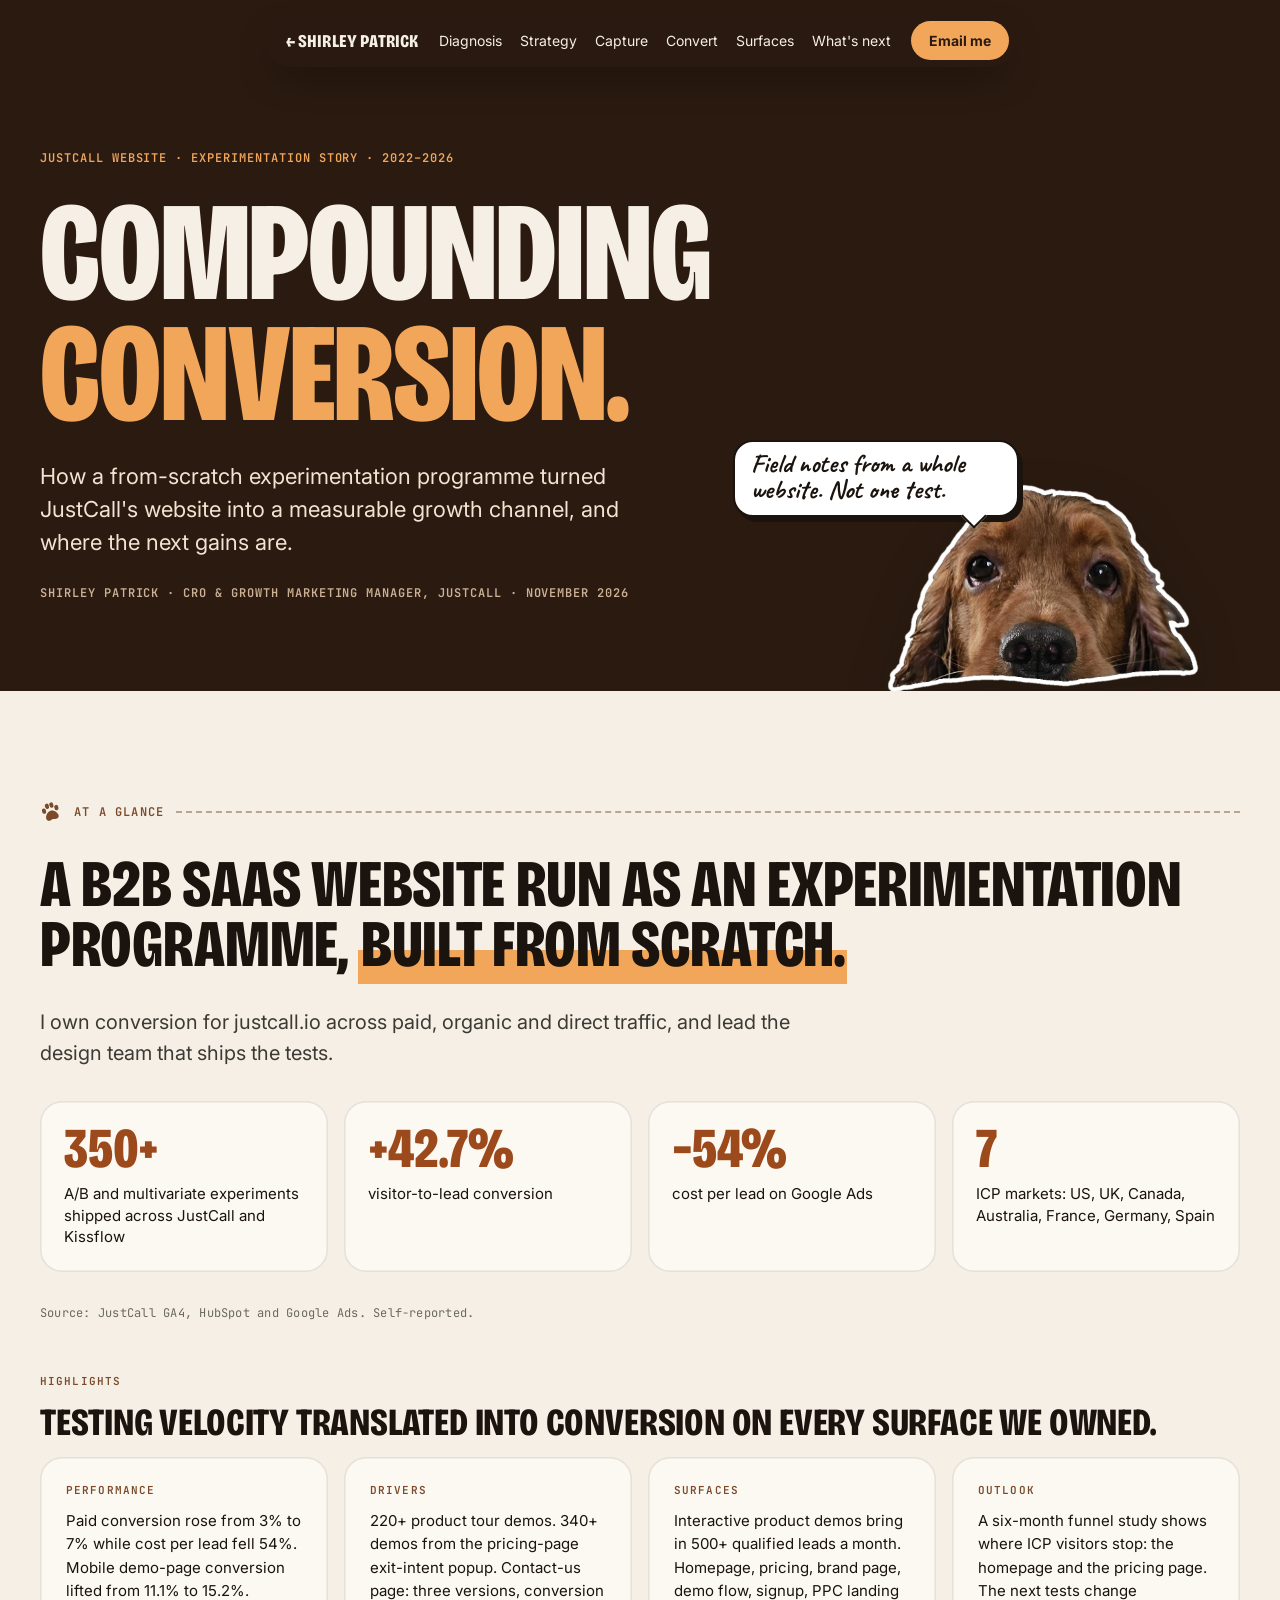
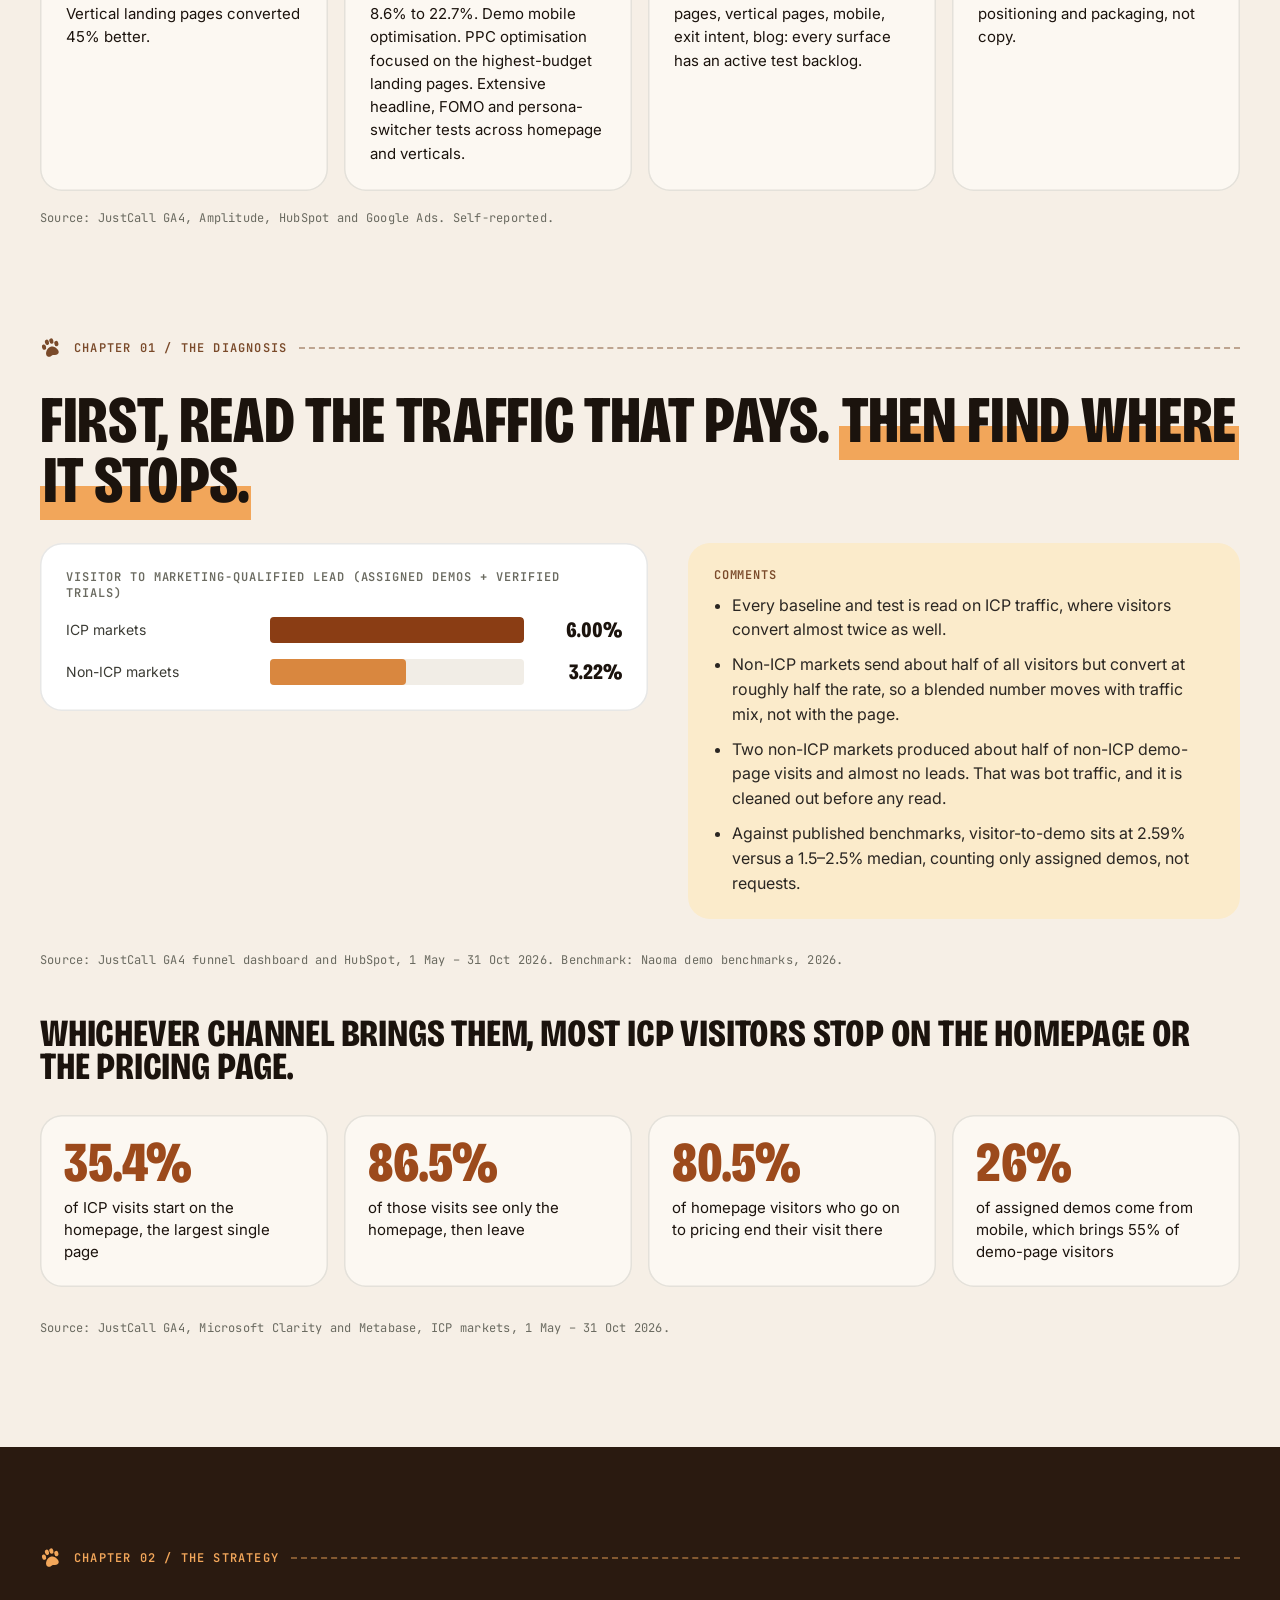
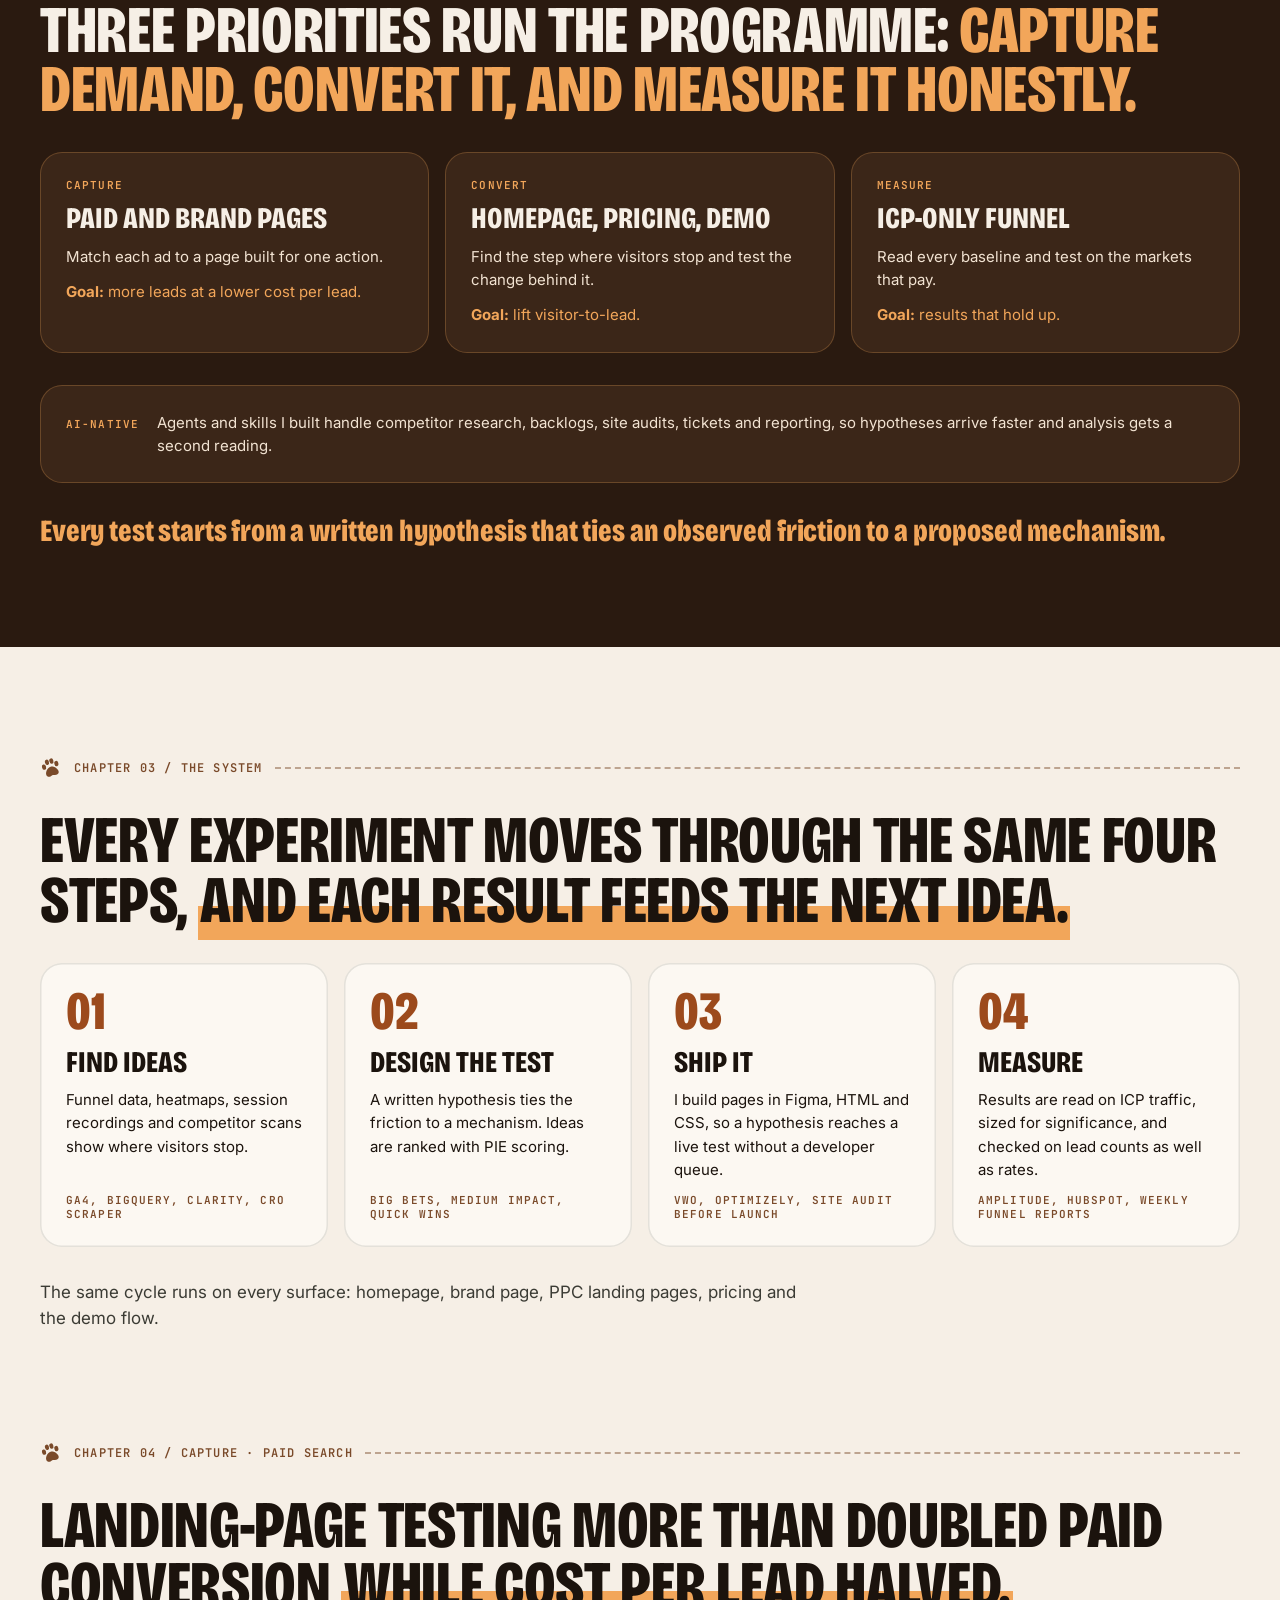
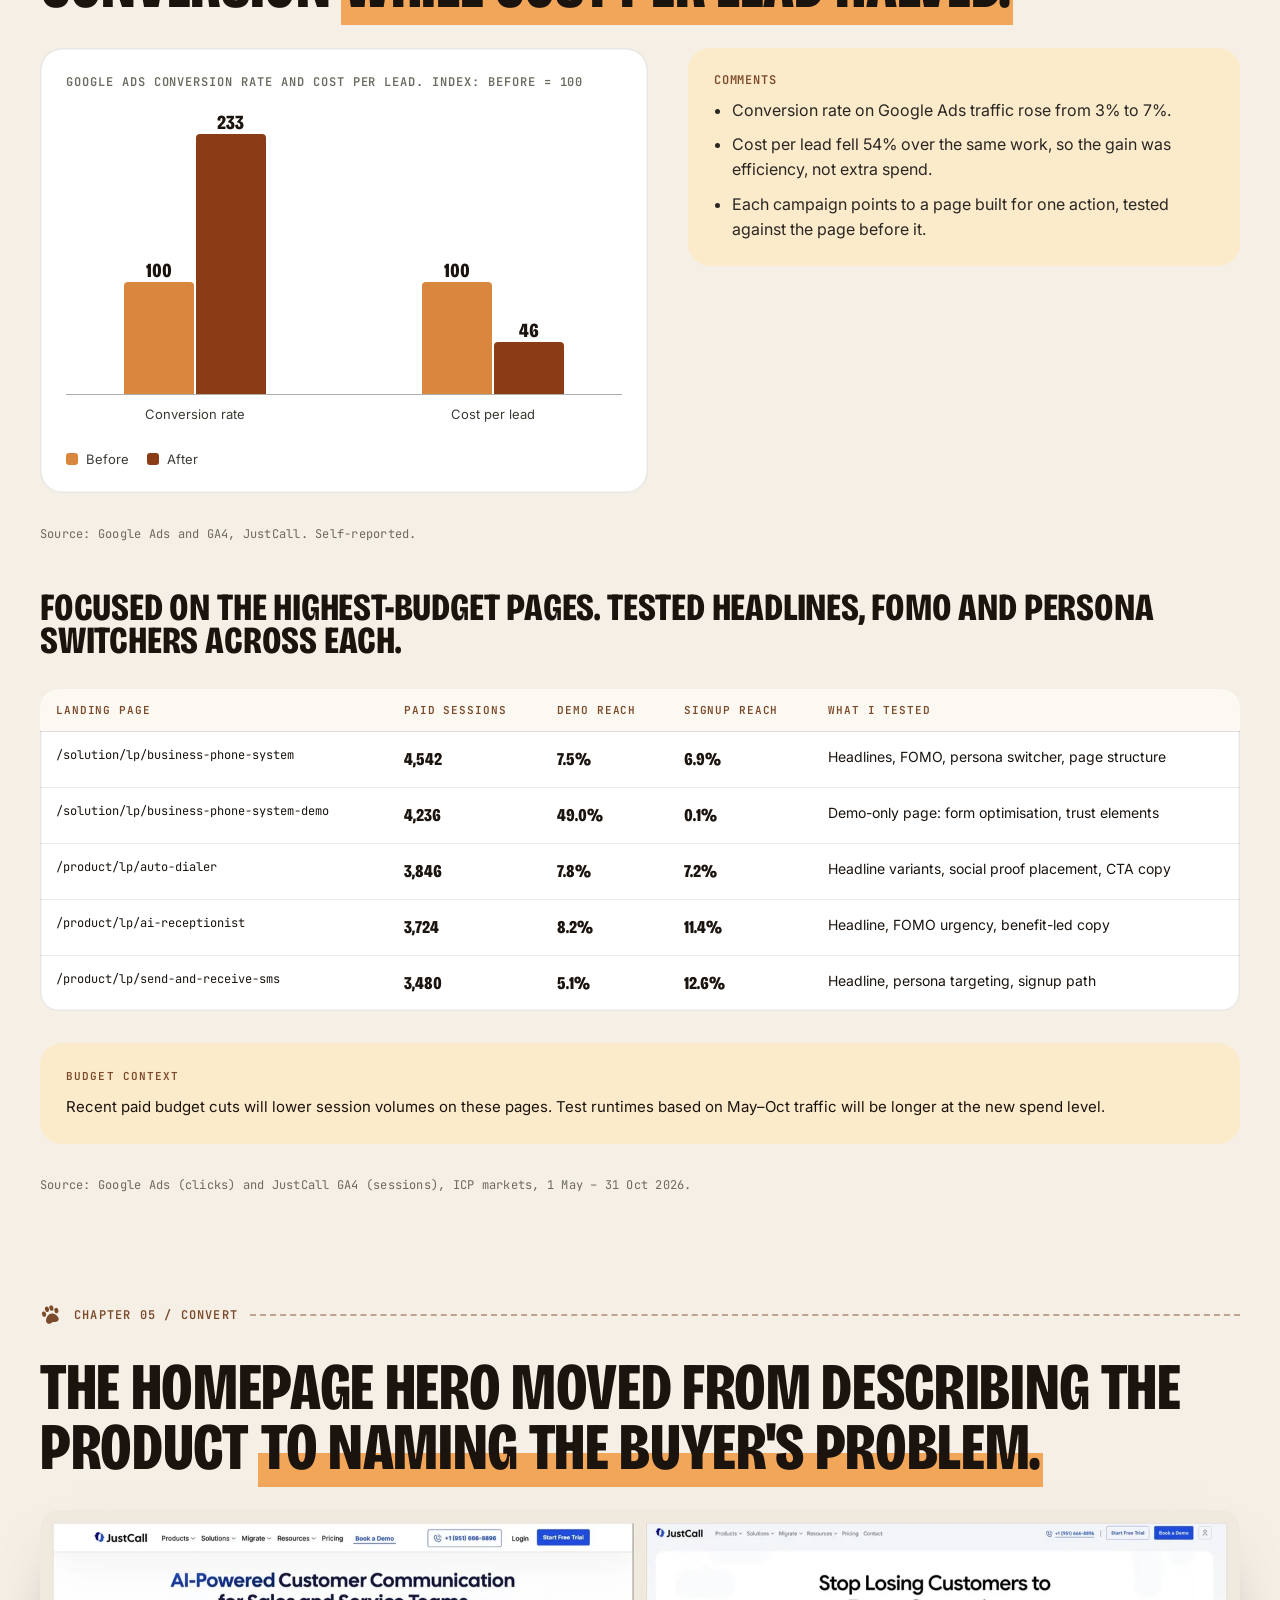
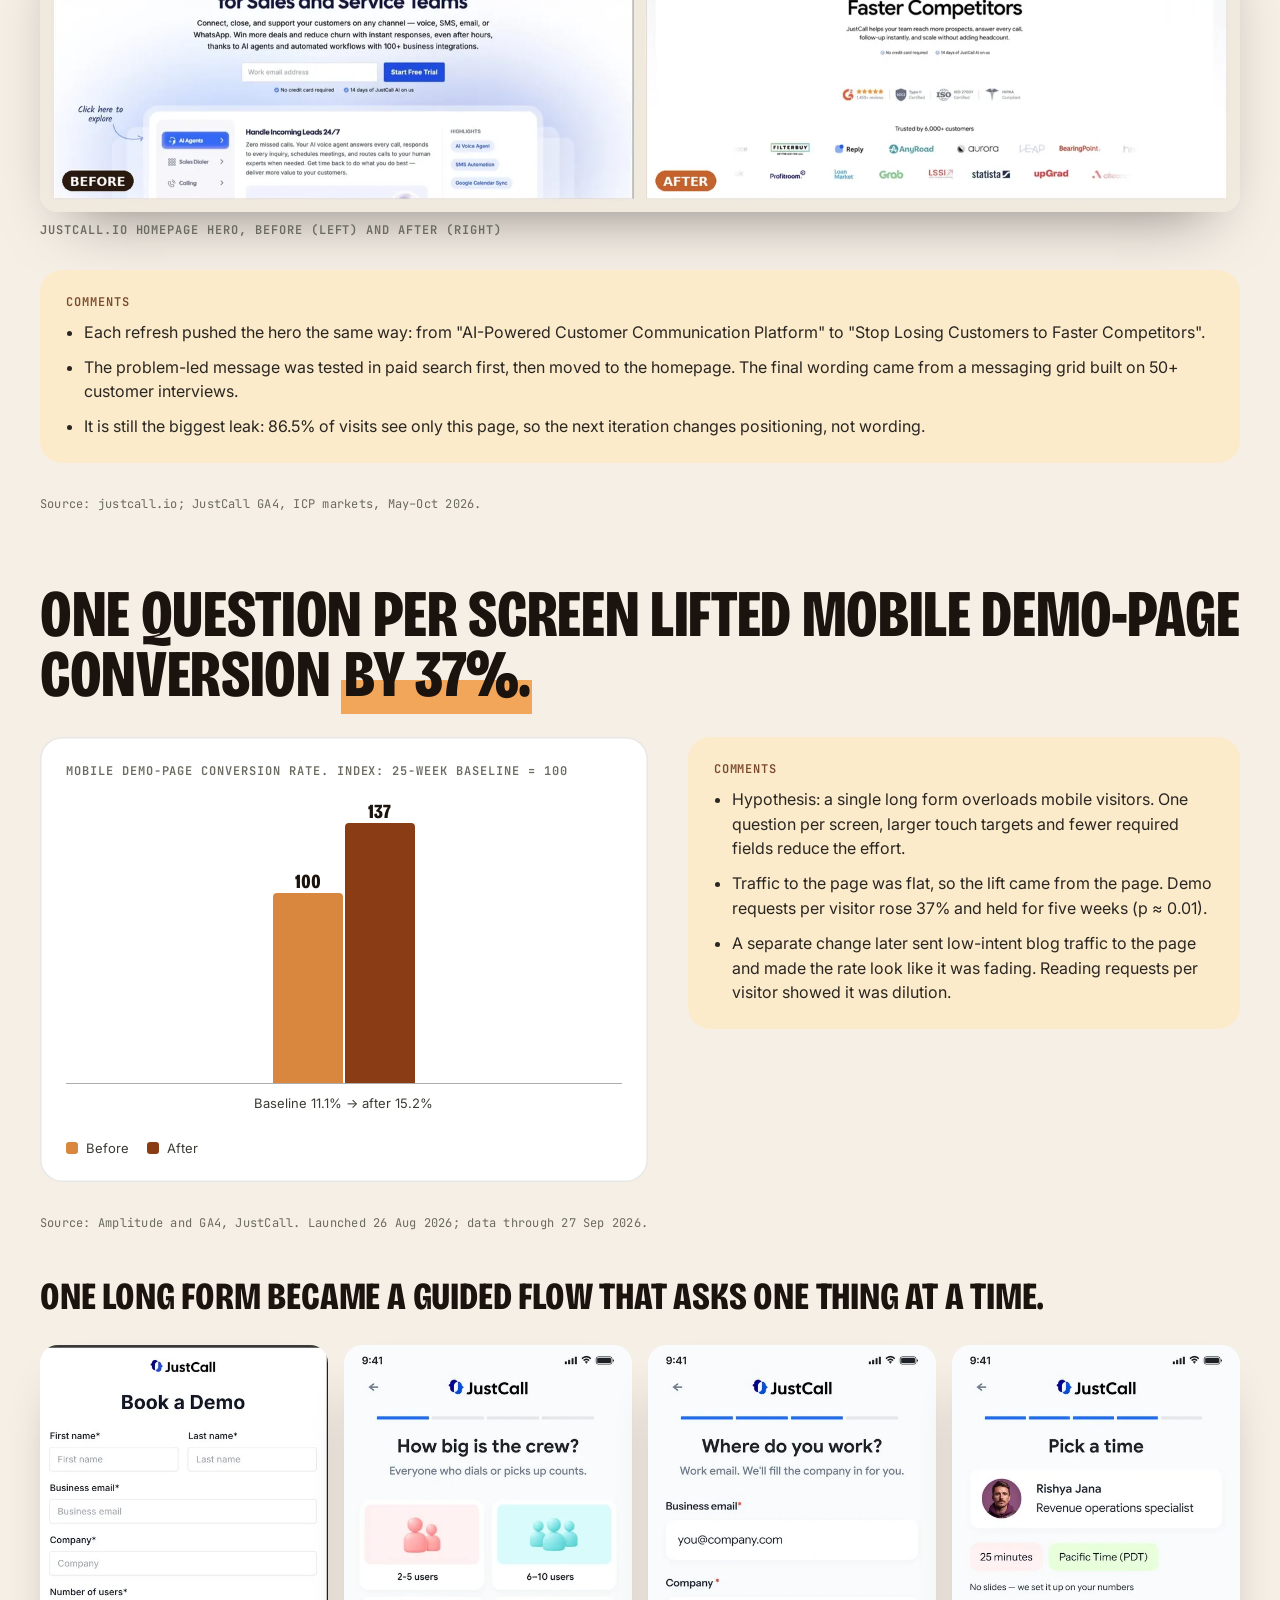
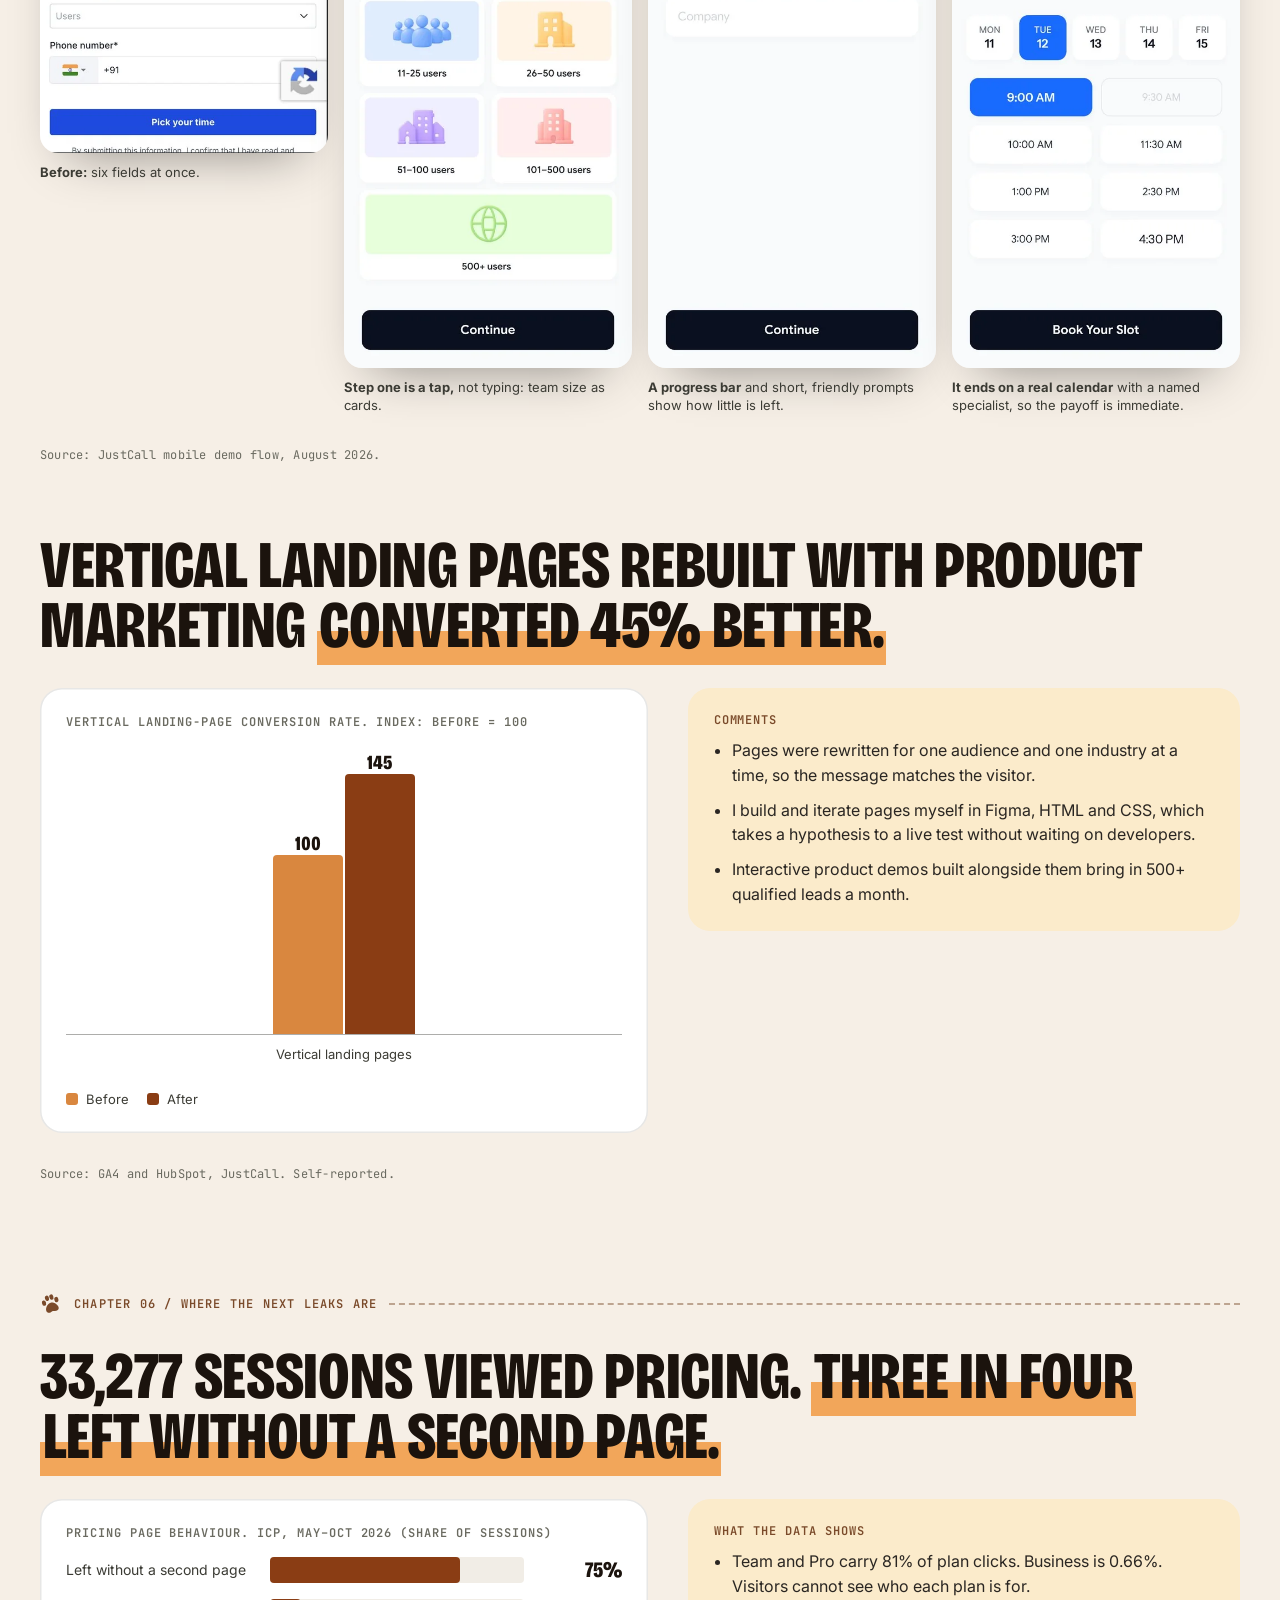
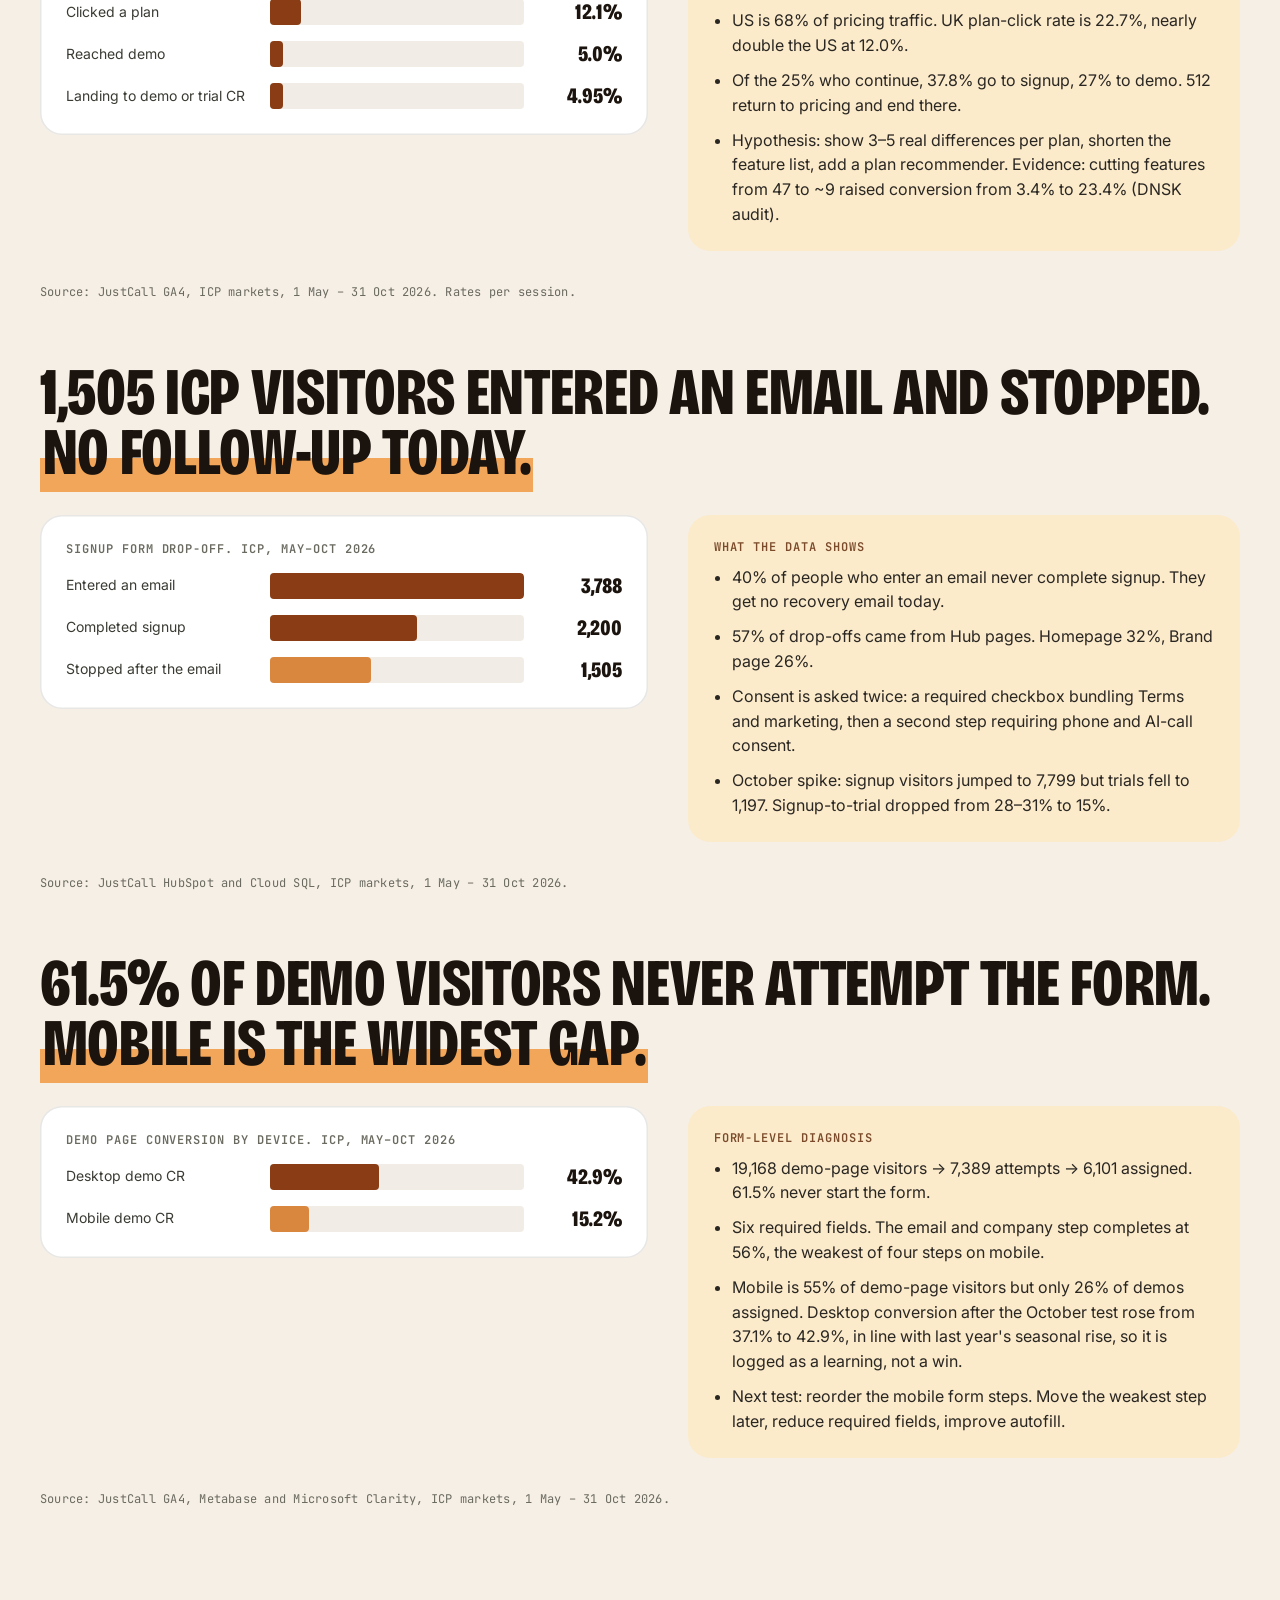
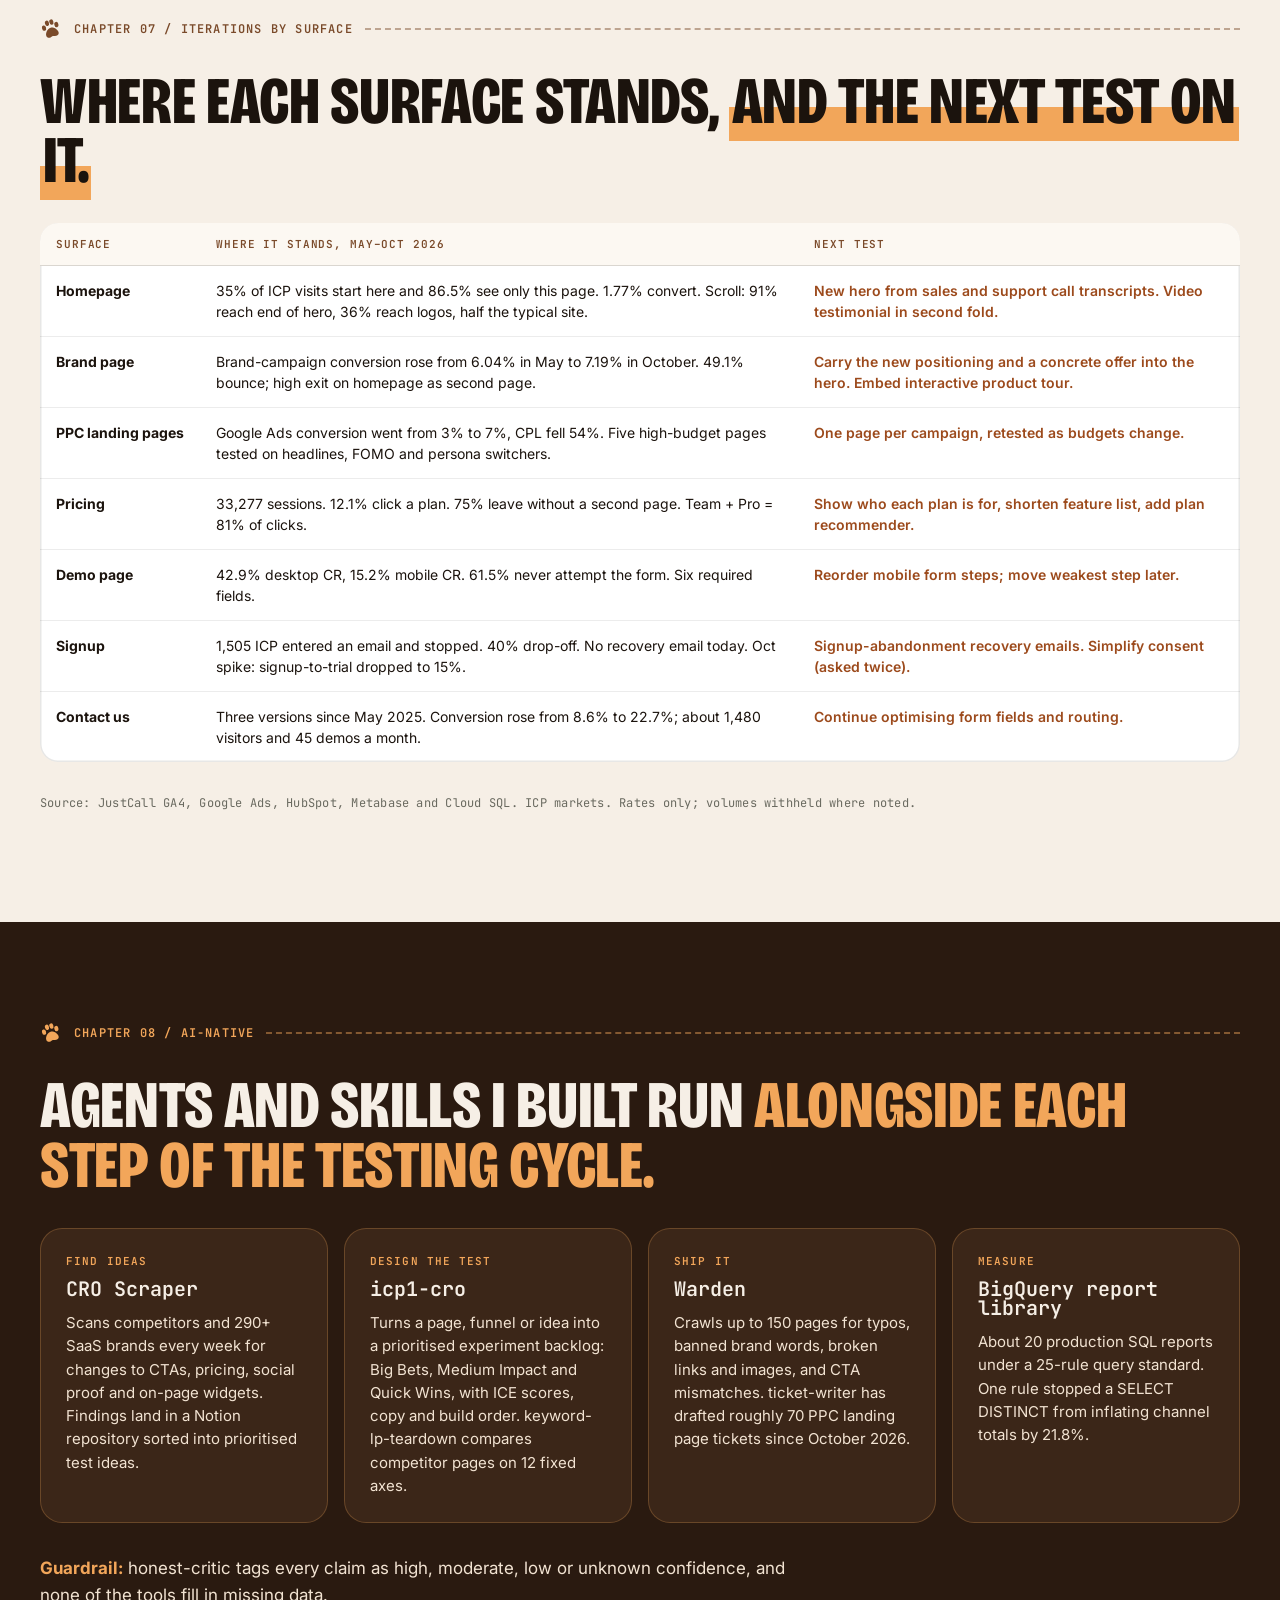
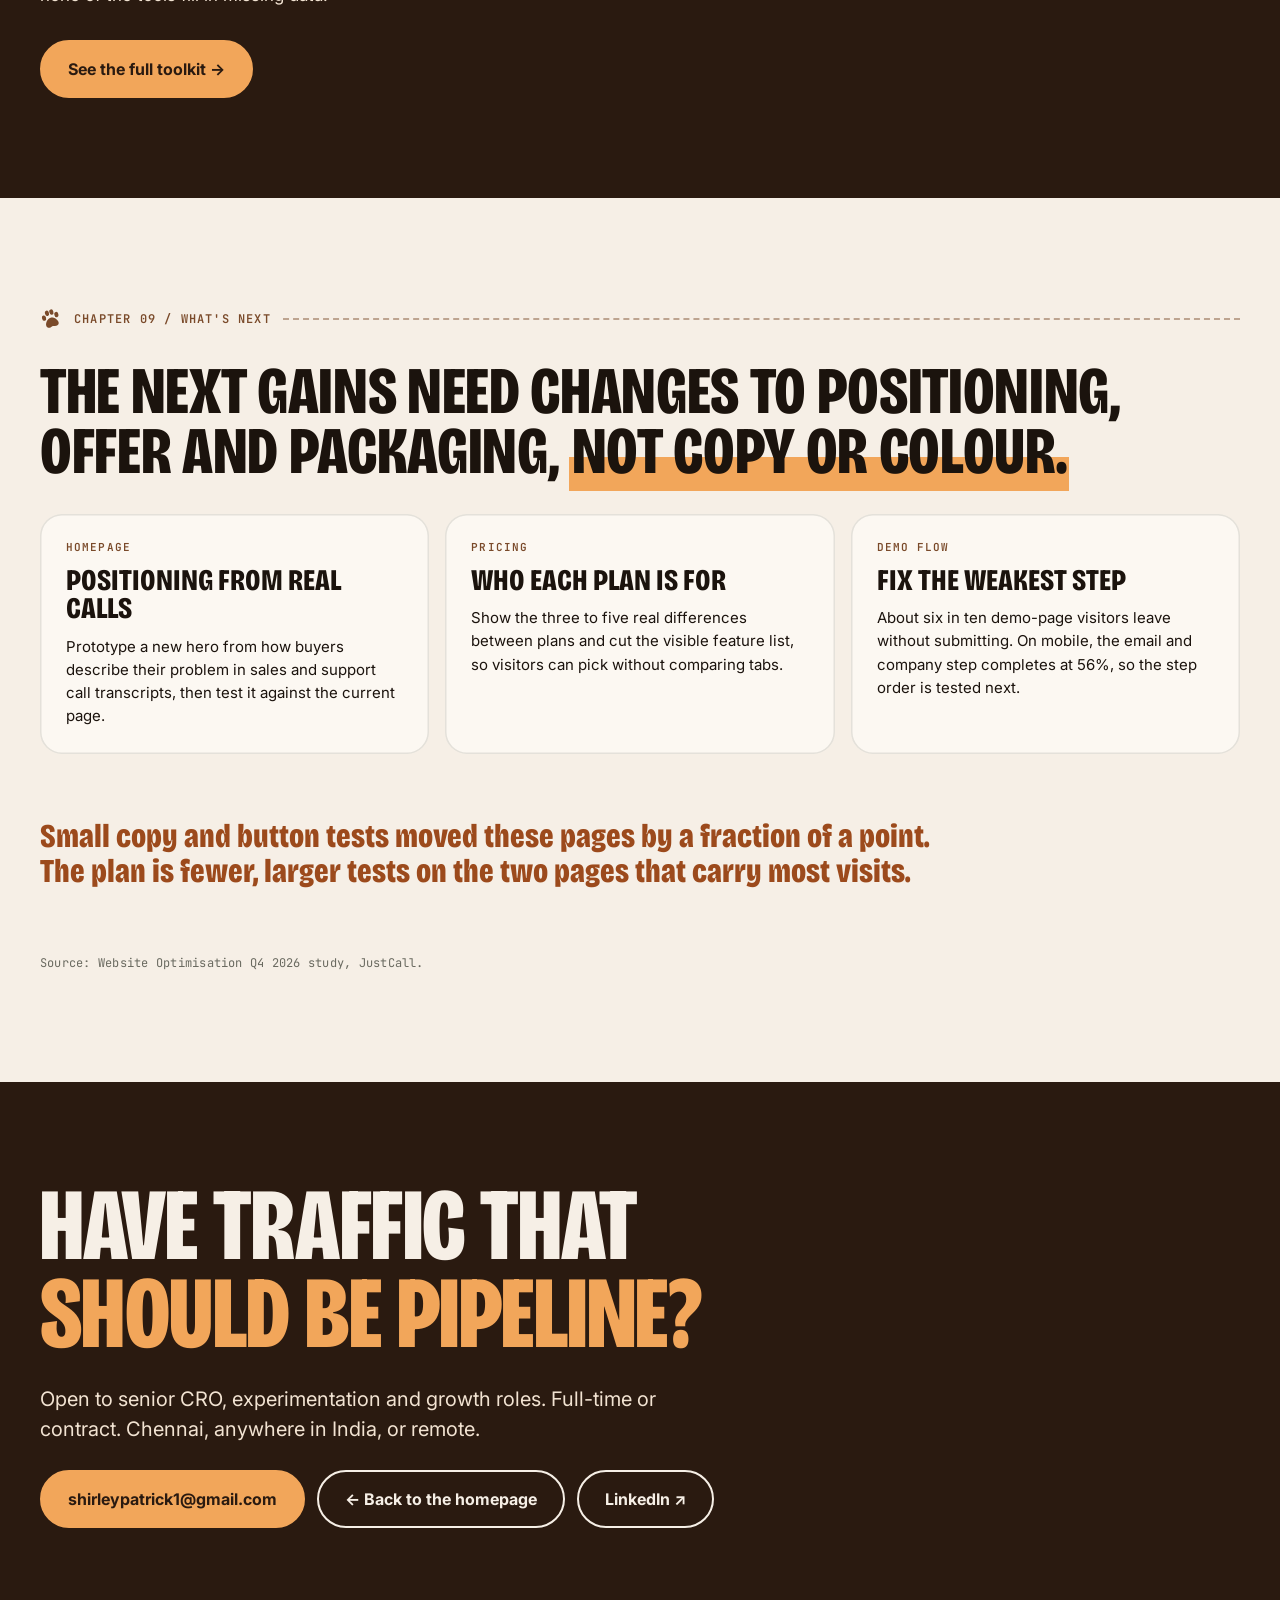
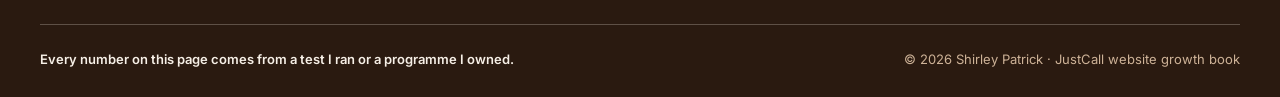
<file: growth-book/index.html>
<!doctype html>
<html lang="en">
<head>
<meta charset="utf-8">
<meta name="viewport" content="width=device-width, initial-scale=1">
<title>JustCall growth book · Compounding conversion</title>
<meta name="description" content="Shirley Patrick · CRO & growth portfolio: case studies, the JustCall growth book, 39 experiments in full, and the CRO toolkit.">
<meta property="og:title" content="JustCall growth book · Compounding conversion">
<meta property="og:description" content="Shirley Patrick · CRO & growth portfolio: case studies, the JustCall growth book, 39 experiments in full, and the CRO toolkit.">
<meta property="og:type" content="website">
<link rel="icon" href="data:image/svg+xml,%3Csvg xmlns=%22http://www.w3.org/2000/svg%22 viewBox=%220 0 24 24%22%3E%3Cg fill=%22%239C4A1C%22%3E%3Cellipse cx=%225%22 cy=%229%22 rx=%222.2%22 ry=%223%22/%3E%3Cellipse cx=%229.5%22 cy=%224.8%22 rx=%222.2%22 ry=%223%22/%3E%3Cellipse cx=%2214.5%22 cy=%224.8%22 rx=%222.2%22 ry=%223%22/%3E%3Cellipse cx=%2219%22 cy=%229%22 rx=%222.2%22 ry=%223%22/%3E%3Cpath d=%22M12 10.5c-3.6 0-7 4-7 7.2 0 2 1.6 3.1 3.4 3.1 1.4 0 2.3-.8 3.6-.8s2.2.8 3.6.8c1.8 0 3.4-1.1 3.4-3.1 0-3.2-3.4-7.2-7-7.2z%22/%3E%3C/g%3E%3C/svg%3E">
<link rel="preconnect" href="https://fonts.googleapis.com">
<link href="https://fonts.googleapis.com/css2?family=Bricolage+Grotesque:opsz,wdth,wght@12..96,75..100,200..800&amp;family=Inter:wght@400;500;600;700&amp;family=Caveat:wght@600;700&amp;family=JetBrains+Mono:wght@400;600&amp;display=swap" rel="stylesheet">
<style>
.pal-copper,:root{--bg:#F6EFE6;--bg2:#FCF8F2;--ink:#1B130D;--dk:#2A1A10;--dk2:#3B2618;--on-dk:#F2E3D2;--on-dk2:#CDB297;--acc:#F2A65A;--acc-ink:#9C4A1C;--y:#F5C76A;--y2:#FBEBCB;--or:#EE8E9D;--br:#7A4A2A;--win:#2F6B00;--loss:#B3361E}
.pal-nose{--bg:#F5F1EC;--bg2:#FBF8F4;--ink:#171210;--dk:#171210;--dk2:#271F1B;--on-dk:#EFE7E1;--on-dk2:#BFB3AB;--acc:#F59DB0;--acc-ink:#B0365A;--y:#F2A65A;--y2:#FBE5CC;--or:#D9844A;--br:#7A4A2A;--win:#2F6B00;--loss:#B3361E}
.pal-collar{--bg:#F4F1EC;--bg2:#FBF9F5;--ink:#13151D;--dk:#1C3FB0;--dk2:#2A4EC4;--on-dk:#E8EDFF;--on-dk2:#BFCBF5;--acc:#FFC27A;--acc-ink:#1C3FB0;--y:#FFD66B;--y2:#FFF1C9;--or:#EE8E9D;--br:#7A4A2A;--win:#2F6B00;--loss:#B3361E}
.pal-green{--bg:#F4F3EF;--bg2:#FBFAF7;--ink:#14140F;--dk:#013900;--dk2:#024A00;--on-dk:#D6E5C8;--on-dk2:#A9C29A;--acc:#B6FE00;--acc-ink:#3F7A00;--y:#FFDC13;--y2:#FFF7D6;--or:#FA8005;--br:#754402;--win:#2F6B00;--loss:#B84A00}
body{margin:0;background:var(--bg);color:var(--ink);font-family:Inter,system-ui,sans-serif;-webkit-font-smoothing:antialiased}
a{color:var(--ink);transition:color .2s}a:hover{color:var(--acc-ink)}
img{display:block;max-width:100%}
.w{max-width:1280px;margin:0 auto;padding:0 40px;box-sizing:border-box;width:100%}
.d{font-family:'Bricolage Grotesque',sans-serif;font-stretch:75%;font-weight:800;text-transform:uppercase;line-height:.86;letter-spacing:-.005em;margin:0}
.mono{font-family:'JetBrains Mono',ui-monospace,monospace;font-size:12px;letter-spacing:.08em;text-transform:uppercase;font-weight:600}
.hand{font-family:Caveat,cursive;font-weight:700}
.hl{background:linear-gradient(transparent 58%,var(--acc) 58%);-webkit-box-decoration-break:clone;box-decoration-break:clone;padding:0 .04em}
.stop{display:flex;align-items:center;gap:12px;font-family:'JetBrains Mono',ui-monospace,monospace;font-size:12px;letter-spacing:.1em;text-transform:uppercase;font-weight:600;color:var(--br)}
.stop svg{width:22px;height:22px;fill:currentColor;transform:rotate(-16deg);flex:0 0 22px}
.stop::after{content:"";flex:1;border-top:2px dashed currentColor;opacity:.45}
.bub{position:absolute;background:#FFFFFF;color:var(--ink);border:2px solid var(--ink);border-radius:20px;padding:9px 16px 11px;font-family:Caveat,cursive;font-weight:700;font-size:26px;line-height:1.02;box-shadow:4px 5px 0 var(--ink);z-index:6;width:max-content;max-width:250px}
.bub::after{content:"";position:absolute;width:16px;height:16px;background:#FFFFFF;border-right:2px solid var(--ink);border-bottom:2px solid var(--ink);bottom:-10px;left:34px;transform:rotate(45deg)}
.bub.r::after{left:auto;right:34px}
.stick{filter:drop-shadow(0 18px 22px rgba(20,20,15,.28));height:auto}
.btn{display:inline-flex;align-items:center;gap:10px;background:var(--dk);color:var(--acc);text-decoration:none;border-radius:999px;padding:17px 26px;font-weight:700;font-size:16px;border:2px solid var(--dk);transition:transform .2s,background .2s}
.btn:hover{transform:translateY(-2px);color:var(--acc)}
.btn.ghost{background:transparent;color:var(--dk)}
.btn.lime{background:var(--acc);color:var(--dk);border-color:var(--acc)}
.btn.lime:hover{color:var(--dk)}
.btn.out{background:transparent;color:var(--bg);border-color:var(--bg)}
.btn.out:hover{color:var(--bg)}
.sec{animation:rise .7s cubic-bezier(.2,.7,.2,1) both}
@keyframes rise{from{opacity:0;transform:translateY(28px)}to{opacity:1;transform:none}}
@supports (animation-timeline:view()){.sec{animation:rise linear both;animation-timeline:view();animation-range:entry 0% entry 30%}}

/* nav */
.nav{position:absolute;top:14px;left:50%;transform:translateX(-50%);display:flex;align-items:center;gap:20px;background:color-mix(in srgb,var(--dk) 94%,transparent);backdrop-filter:blur(10px);color:var(--bg);border-radius:999px;padding:7px 7px 7px 22px;white-space:nowrap;box-shadow:0 16px 40px -18px rgba(0,0,0,.6)}
.nav a{color:var(--bg);text-decoration:none;font-size:14px}
.nav a:hover{color:var(--acc)}
.nav .brand{font-family:'Bricolage Grotesque',sans-serif;font-stretch:75%;font-weight:800;text-transform:uppercase;font-size:18px;letter-spacing:.01em}
.navlinks{display:flex;gap:18px}
.avail{display:inline-flex;align-items:center;gap:8px;font-size:13px;color:var(--on-dk)}
.avail::before{content:"";width:8px;height:8px;border-radius:50%;background:var(--acc);box-shadow:0 0 0 4px color-mix(in srgb,var(--acc) 20%,transparent)}
.nav .resbtn{background:var(--acc);color:var(--dk);border-radius:999px;padding:11px 18px;font-weight:700}
.nav .resbtn:hover{color:var(--dk)}


.gsec{display:flex;flex-direction:column;gap:32px}
.dark-band{background:var(--dk);color:var(--bg);padding:100px 0}
.gh2{font-size:clamp(44px,5.2vw,84px);line-height:.9}
.glede{margin:0;font-size:20px;line-height:1.55;color:#3B3B34;max-width:760px}
.dark-band .glede{color:var(--on-dk)}
.gsrc{margin:0;font-size:12px;line-height:1.5;font-family:'JetBrains Mono',monospace;letter-spacing:.02em}
.gstats{display:grid;grid-template-columns:repeat(4,minmax(0,1fr));gap:16px}
.gst{display:flex;flex-direction:column;gap:10px;padding:24px;border-radius:22px;background:var(--bg2);box-shadow:inset 0 0 0 1.5px rgba(20,20,15,.1)}
.dark-band .gst{background:var(--dk2);box-shadow:inset 0 0 0 1px color-mix(in srgb,var(--acc) 25%,transparent)}
.gst-n{font-family:'Bricolage Grotesque',sans-serif;font-stretch:75%;font-weight:800;font-size:clamp(48px,4.4vw,72px);line-height:.85;color:var(--acc-ink)}
.dark-band .gst-n{color:var(--acc)}
.gst-t{font-size:15px;line-height:1.45}
.g2{display:grid;grid-template-columns:minmax(0,1.1fr) minmax(0,1fr);gap:40px;align-items:start}
.g3{display:grid;grid-template-columns:repeat(3,minmax(0,1fr));gap:16px}
.g4{display:grid;grid-template-columns:repeat(4,minmax(0,1fr));gap:16px}
.card{display:flex;flex-direction:column;gap:12px;padding:26px;border-radius:22px;background:var(--bg2);box-shadow:inset 0 0 0 1.5px rgba(20,20,15,.1)}
.dark-band .card{background:var(--dk2);box-shadow:inset 0 0 0 1px color-mix(in srgb,var(--acc) 25%,transparent)}
.card h3{margin:0;font-family:'Bricolage Grotesque',sans-serif;font-stretch:75%;font-weight:800;font-size:30px;line-height:.95;text-transform:uppercase}
.card p{margin:0;font-size:15px;line-height:1.55}
.kick{font-family:'JetBrains Mono',monospace;font-size:11px;letter-spacing:.1em;text-transform:uppercase;font-weight:600;color:var(--br)}
.dark-band .kick{color:var(--acc)}
.cm{display:flex;flex-direction:column;gap:10px;padding:24px 26px;border-radius:22px;background:var(--y2)}
.cm ul{margin:0;padding-left:18px;display:flex;flex-direction:column;gap:10px}
.cm li{font-size:16px;line-height:1.55;color:#2A2622}
.ich,.hch{margin:0;display:flex;flex-direction:column;gap:16px;padding:26px;border-radius:22px;background:#FFFFFF;box-shadow:inset 0 0 0 1.5px rgba(20,20,15,.1)}
.iplot{display:flex;gap:40px;align-items:flex-end;height:260px;padding-top:28px;border-bottom:1.5px solid rgba(20,20,15,.35)}
.ig{flex:1 1 0;display:flex;flex-direction:column;align-items:center;height:100%;position:relative}
.ipair{display:flex;gap:2px;align-items:flex-end;height:100%;width:100%;max-width:200px;justify-content:center}
.ib{position:relative;width:46%;max-width:70px;border-radius:4px 4px 0 0;transition:filter .2s}
.ib:hover{filter:brightness(1.12)}
.iv{position:absolute;top:-24px;left:50%;transform:translateX(-50%);font-family:'Bricolage Grotesque',sans-serif;font-stretch:75%;font-weight:800;font-size:20px;color:#1B130D;white-space:nowrap}
.il{position:absolute;bottom:-28px;font-size:13px;color:#3B3B34;white-space:nowrap}
.lg{display:flex;gap:18px;margin-top:40px;font-size:13px;color:#3B3B34}
.lg span{display:inline-flex;align-items:center;gap:8px}
.lg i{width:12px;height:12px;border-radius:3px;display:inline-block}
.hb{display:grid;grid-template-columns:minmax(0,190px) minmax(0,1fr) 84px;gap:14px;align-items:center}
.hb-l{font-size:14px;line-height:1.3;color:#3B3B34}
.hb-t{height:26px;background:#F1EDE6;border-radius:4px;overflow:hidden}
.hb-f{height:100%;border-radius:0 4px 4px 0}
.hb-v{font-family:'Bricolage Grotesque',sans-serif;font-stretch:75%;font-weight:800;font-size:22px;color:#1B130D;text-align:right}
.gtable{width:100%;border-collapse:collapse;font-size:14px;background:#FFFFFF;border-radius:18px;overflow:hidden;box-shadow:inset 0 0 0 1.5px rgba(20,20,15,.1)}
.gtable th{text-align:left;font-family:'JetBrains Mono',monospace;font-size:11px;letter-spacing:.08em;text-transform:uppercase;font-weight:600;color:var(--br);padding:14px 16px;border-bottom:1.5px solid rgba(20,20,15,.15);background:var(--bg2)}
.gtable td{padding:14px 16px;border-bottom:1px solid rgba(20,20,15,.08);vertical-align:top;line-height:1.5}
.gtable td.num{font-family:'Bricolage Grotesque',sans-serif;font-stretch:75%;font-weight:800;font-size:18px;white-space:nowrap}
.gtable tr:last-child td{border-bottom:0}
.tbox{overflow-x:auto;border-radius:18px}
.shotf{border-radius:18px;overflow:hidden;background:#FFFFFF;box-shadow:0 30px 60px -32px rgba(0,0,0,.5)}
.shotf img{width:100%;height:auto}
.screens{display:grid;grid-template-columns:repeat(4,minmax(0,1fr));gap:16px;align-items:start}
.screens figure{margin:0;display:flex;flex-direction:column;gap:10px}
.screens img{width:100%;height:auto;border-radius:18px;box-shadow:0 26px 50px -28px rgba(0,0,0,.45)}
.screens figcaption{font-size:13px;line-height:1.4;color:#3B3B34}
.cover{background:var(--dk);color:var(--bg);padding:150px 0 90px;position:relative;overflow:hidden}
.cover-dog{position:absolute;right:6%;bottom:-6px;width:min(26vw,320px)}
.cover-dog .bub{left:-150px;top:-40px}
.chap{display:flex;align-items:baseline;gap:18px;flex-wrap:wrap}
.chap .no{font-family:'Bricolage Grotesque',sans-serif;font-stretch:75%;font-weight:800;font-size:22px;color:var(--br)}
.closing{font-family:'Bricolage Grotesque',sans-serif;font-stretch:75%;font-weight:800;font-size:clamp(28px,2.6vw,40px);line-height:1.05;color:var(--acc-ink);max-width:900px}
.contact{background:var(--dk);color:var(--bg);position:relative;overflow:hidden;padding:120px 0 0}
.gfoot{display:flex;justify-content:space-between;gap:20px;flex-wrap:wrap;padding:26px 0 30px;border-top:1px solid color-mix(in srgb,var(--bg) 25%,transparent);color:var(--on-dk2);font-size:13px}
@media (max-width:1000px){
.gstats,.g4{grid-template-columns:repeat(2,minmax(0,1fr))}
.g2,.g3{grid-template-columns:minmax(0,1fr)}
.screens{grid-template-columns:repeat(2,minmax(0,1fr))}
}
@media (max-width:900px){
.w{padding:0 20px}
.navlinks{display:none}
.cover-dog{position:relative;right:auto;margin:40px 0 -90px auto;width:220px}
.cover-dog .bub{left:-120px;top:-30px;font-size:22px}
.hb{grid-template-columns:minmax(0,1fr) 72px}
.hb-l{grid-column:1 / -1}
.iplot{gap:20px}
}
@media (max-width:560px){
.gstats,.g4,.screens{grid-template-columns:minmax(0,1fr)}
}

@media (prefers-reduced-motion:reduce){*{animation:none !important;transition:none !important}}
</style>
</head>
<body>
<div id="site-root"><div class="sc-host"><div class="pal-copper" style="min-height: 100vh; display: flex; flex-direction: column; overflow-x: clip; background: var(--bg); color: var(--ink);"><header style="position: sticky; top: 0px; height: 0px; z-index: 50;"><div class="nav"><a href="/" class="brand">← Shirley Patrick</a><nav aria-label="Chapters" class="navlinks"><a href="#diagnosis">Diagnosis</a><a href="#strategy">Strategy</a><a href="#capture">Capture</a><a href="#convert">Convert</a><a href="#surfaces">Surfaces</a><a href="#next">What's next</a></nav><a href="mailto:shirleypatrick1@gmail.com" class="resbtn">Email me</a></div></header><main style="display: flex; flex-direction: column; gap: 110px; padding-bottom: 0px;"><section class="cover" aria-label="Cover"><div class="w" style="display: flex; flex-direction: column; gap: 26px; position: relative; z-index: 2;"><span class="mono" style="color: var(--acc);">JustCall website · Experimentation story · 2022–2026</span><h1 class="d" style="font-size: clamp(76px, 11vw, 190px); color: var(--bg);">Compounding<br><span style="color: var(--acc);">conversion.</span></h1><p style="margin: 0px; font-size: 22px; line-height: 1.5; color: var(--on-dk); max-width: 640px;">How a from-scratch experimentation programme turned JustCall's website into a measurable growth channel, and where the next gains are.</p><span class="mono" style="color: var(--on-dk2);">Shirley Patrick · CRO &amp; Growth Marketing Manager, JustCall · November 2026</span></div><div class="cover-dog"><div class="bub r">Field notes from a whole website. Not one test.</div><img class="stick" src="/assets/img/bruno-peek-sticker.webp" alt="Bruno peeking over the edge" style="width: 100%;"></div></section><section class="sec w gsec" aria-label="At a glance"><span class="stop"><svg viewBox="0 0 24 24" aria-hidden="true"><ellipse cx="5" cy="9" rx="2.2" ry="3"></ellipse><ellipse cx="9.5" cy="4.8" rx="2.2" ry="3"></ellipse><ellipse cx="14.5" cy="4.8" rx="2.2" ry="3"></ellipse><ellipse cx="19" cy="9" rx="2.2" ry="3"></ellipse><path d="M12 10.5c-3.6 0-7 4-7 7.2 0 2 1.6 3.1 3.4 3.1 1.4 0 2.3-.8 3.6-.8s2.2.8 3.6.8c1.8 0 3.4-1.1 3.4-3.1 0-3.2-3.4-7.2-7-7.2z"></path></svg>At a glance</span><h2 class="d gh2">A B2B SaaS website run as an experimentation programme, <span class="hl">built from scratch.</span></h2><p class="glede">I own conversion for justcall.io across paid, organic and direct traffic, and lead the design team that ships the tests.</p><div class="gstats"><div class="gst"><span class="gst-n">350+</span><span class="gst-t">A/B and multivariate experiments shipped across JustCall and Kissflow</span></div><div class="gst"><span class="gst-n">+42.7%</span><span class="gst-t">visitor-to-lead conversion</span></div><div class="gst"><span class="gst-n">−54%</span><span class="gst-t">cost per lead on Google Ads</span></div><div class="gst"><span class="gst-n">7</span><span class="gst-t">ICP markets: US, UK, Canada, Australia, France, Germany, Spain</span></div></div><p class="gsrc" style="color: rgb(106, 106, 96);">Source: JustCall GA4, HubSpot and Google Ads. Self-reported.</p><div style="display: flex; flex-direction: column; gap: 18px; margin-top: 20px;"><span class="kick">Highlights</span><h3 class="d" style="font-size: clamp(32px, 3vw, 46px);">Testing velocity translated into conversion on every surface we owned.</h3><div class="g4"><div class="card"><span class="kick">Performance</span><p>Paid conversion rose from 3% to 7% while cost per lead fell 54%. Mobile demo-page conversion lifted from 11.1% to 15.2%. Vertical landing pages converted 45% better.</p></div><div class="card"><span class="kick">Drivers</span><p>220+ product tour demos. 340+ demos from the pricing-page exit-intent popup. Contact-us page: three versions, conversion 8.6% to 22.7%. Demo mobile optimisation. PPC optimisation focused on the highest-budget landing pages. Extensive headline, FOMO and persona-switcher tests across homepage and verticals.</p></div><div class="card"><span class="kick">Surfaces</span><p>Interactive product demos bring in 500+ qualified leads a month. Homepage, pricing, brand page, demo flow, signup, PPC landing pages, vertical pages, mobile, exit intent, blog: every surface has an active test backlog.</p></div><div class="card"><span class="kick">Outlook</span><p>A six-month funnel study shows where ICP visitors stop: the homepage and the pricing page. The next tests change positioning and packaging, not copy.</p></div></div><p class="gsrc" style="color: rgb(106, 106, 96);">Source: JustCall GA4, Amplitude, HubSpot and Google Ads. Self-reported.</p></div></section><section id="diagnosis" class="sec w gsec" aria-label="Diagnosis"><span class="stop"><svg viewBox="0 0 24 24" aria-hidden="true"><ellipse cx="5" cy="9" rx="2.2" ry="3"></ellipse><ellipse cx="9.5" cy="4.8" rx="2.2" ry="3"></ellipse><ellipse cx="14.5" cy="4.8" rx="2.2" ry="3"></ellipse><ellipse cx="19" cy="9" rx="2.2" ry="3"></ellipse><path d="M12 10.5c-3.6 0-7 4-7 7.2 0 2 1.6 3.1 3.4 3.1 1.4 0 2.3-.8 3.6-.8s2.2.8 3.6.8c1.8 0 3.4-1.1 3.4-3.1 0-3.2-3.4-7.2-7-7.2z"></path></svg>Chapter 01 / The diagnosis</span><h2 class="d gh2">First, read the traffic that pays. <span class="hl">Then find where it stops.</span></h2><div class="g2"><figure class="hch" role="img" aria-label="Visitor to marketing-qualified lead (assigned demos + verified trials)"><span class="mono" style="color: rgb(106, 106, 96);">Visitor to marketing-qualified lead (assigned demos + verified trials)</span><div class="hb"><span class="hb-l">ICP markets</span><div class="hb-t"><div class="hb-f" style="width: 100%; background: rgb(138, 61, 20);"></div></div><span class="hb-v">6.00%</span></div><div class="hb"><span class="hb-l">Non-ICP markets</span><div class="hb-t"><div class="hb-f" style="width: 53.7%; background: rgb(217, 135, 63);"></div></div><span class="hb-v">3.22%</span></div></figure><div class="cm"><span class="mono" style="color: var(--br);">Comments</span><ul><li>Every baseline and test is read on ICP traffic, where visitors convert almost twice as well.</li><li>Non-ICP markets send about half of all visitors but convert at roughly half the rate, so a blended number moves with traffic mix, not with the page.</li><li>Two non-ICP markets produced about half of non-ICP demo-page visits and almost no leads. That was bot traffic, and it is cleaned out before any read.</li><li>Against published benchmarks, visitor-to-demo sits at 2.59% versus a 1.5–2.5% median, counting only assigned demos, not requests.</li></ul></div></div><p class="gsrc" style="color: rgb(106, 106, 96);">Source: JustCall GA4 funnel dashboard and HubSpot, 1 May – 31 Oct 2026. Benchmark: Naoma demo benchmarks, 2026.</p><h3 class="d" style="font-size: clamp(32px, 3vw, 46px); margin-top: 16px;">Whichever channel brings them, most ICP visitors stop on the homepage or the pricing page.</h3><div class="gstats"><div class="gst"><span class="gst-n">35.4%</span><span class="gst-t">of ICP visits start on the homepage, the largest single page</span></div><div class="gst"><span class="gst-n">86.5%</span><span class="gst-t">of those visits see only the homepage, then leave</span></div><div class="gst"><span class="gst-n">80.5%</span><span class="gst-t">of homepage visitors who go on to pricing end their visit there</span></div><div class="gst"><span class="gst-n">26%</span><span class="gst-t">of assigned demos come from mobile, which brings 55% of demo-page visitors</span></div></div><p class="gsrc" style="color: rgb(106, 106, 96);">Source: JustCall GA4, Microsoft Clarity and Metabase, ICP markets, 1 May – 31 Oct 2026.</p></section><section id="strategy" class="sec dark-band" aria-label="Strategy"><div class="w gsec"><span class="stop" style="color: var(--acc);"><svg viewBox="0 0 24 24" aria-hidden="true"><ellipse cx="5" cy="9" rx="2.2" ry="3"></ellipse><ellipse cx="9.5" cy="4.8" rx="2.2" ry="3"></ellipse><ellipse cx="14.5" cy="4.8" rx="2.2" ry="3"></ellipse><ellipse cx="19" cy="9" rx="2.2" ry="3"></ellipse><path d="M12 10.5c-3.6 0-7 4-7 7.2 0 2 1.6 3.1 3.4 3.1 1.4 0 2.3-.8 3.6-.8s2.2.8 3.6.8c1.8 0 3.4-1.1 3.4-3.1 0-3.2-3.4-7.2-7-7.2z"></path></svg>Chapter 02 / The strategy</span><h2 class="d gh2" style="color: var(--bg);">Three priorities run the programme: <span style="color: var(--acc);">capture demand, convert it, and measure it honestly.</span></h2><div class="g3"><div class="card"><span class="kick">Capture</span><h3 style="color: var(--bg);">Paid and brand pages</h3><p style="color: var(--on-dk);">Match each ad to a page built for one action.</p><p style="color: var(--acc);"><strong>Goal:</strong> more leads at a lower cost per lead.</p></div><div class="card"><span class="kick">Convert</span><h3 style="color: var(--bg);">Homepage, pricing, demo</h3><p style="color: var(--on-dk);">Find the step where visitors stop and test the change behind it.</p><p style="color: var(--acc);"><strong>Goal:</strong> lift visitor-to-lead.</p></div><div class="card"><span class="kick">Measure</span><h3 style="color: var(--bg);">ICP-only funnel</h3><p style="color: var(--on-dk);">Read every baseline and test on the markets that pay.</p><p style="color: var(--acc);"><strong>Goal:</strong> results that hold up.</p></div></div><div class="card" style="flex-flow: wrap; align-items: baseline; gap: 18px;"><span class="kick">AI-native</span><p style="color: var(--on-dk); flex: 1 1 420px;">Agents and skills I built handle competitor research, backlogs, site audits, tickets and reporting, so hypotheses arrive faster and analysis gets a second reading.</p></div><p class="d" style="margin: 0px; font-size: clamp(26px, 2.4vw, 36px); line-height: 1.05; color: var(--acc); text-transform: none;">Every test starts from a written hypothesis that ties an observed friction to a proposed mechanism.</p></div></section><section class="sec w gsec" aria-label="Testing framework"><span class="stop"><svg viewBox="0 0 24 24" aria-hidden="true"><ellipse cx="5" cy="9" rx="2.2" ry="3"></ellipse><ellipse cx="9.5" cy="4.8" rx="2.2" ry="3"></ellipse><ellipse cx="14.5" cy="4.8" rx="2.2" ry="3"></ellipse><ellipse cx="19" cy="9" rx="2.2" ry="3"></ellipse><path d="M12 10.5c-3.6 0-7 4-7 7.2 0 2 1.6 3.1 3.4 3.1 1.4 0 2.3-.8 3.6-.8s2.2.8 3.6.8c1.8 0 3.4-1.1 3.4-3.1 0-3.2-3.4-7.2-7-7.2z"></path></svg>Chapter 03 / The system</span><h2 class="d gh2">Every experiment moves through the same four steps, <span class="hl">and each result feeds the next idea.</span></h2><div class="g4"><div class="card"><span class="d" style="font-size: 54px; color: var(--acc-ink);">01</span><h3>Find ideas</h3><p>Funnel data, heatmaps, session recordings and competitor scans show where visitors stop.</p><span class="kick" style="margin-top: auto;">GA4, BigQuery, Clarity, CRO Scraper</span></div><div class="card"><span class="d" style="font-size: 54px; color: var(--acc-ink);">02</span><h3>Design the test</h3><p>A written hypothesis ties the friction to a mechanism. Ideas are ranked with PIE scoring.</p><span class="kick" style="margin-top: auto;">Big bets, medium impact, quick wins</span></div><div class="card"><span class="d" style="font-size: 54px; color: var(--acc-ink);">03</span><h3>Ship it</h3><p>I build pages in Figma, HTML and CSS, so a hypothesis reaches a live test without a developer queue.</p><span class="kick" style="margin-top: auto;">VWO, Optimizely, site audit before launch</span></div><div class="card"><span class="d" style="font-size: 54px; color: var(--acc-ink);">04</span><h3>Measure</h3><p>Results are read on ICP traffic, sized for significance, and checked on lead counts as well as rates.</p><span class="kick" style="margin-top: auto;">Amplitude, HubSpot, weekly funnel reports</span></div></div><p class="glede" style="font-size: 17px;">The same cycle runs on every surface: homepage, brand page, PPC landing pages, pricing and the demo flow.</p></section><section id="capture" class="sec w gsec" aria-label="Capture"><span class="stop"><svg viewBox="0 0 24 24" aria-hidden="true"><ellipse cx="5" cy="9" rx="2.2" ry="3"></ellipse><ellipse cx="9.5" cy="4.8" rx="2.2" ry="3"></ellipse><ellipse cx="14.5" cy="4.8" rx="2.2" ry="3"></ellipse><ellipse cx="19" cy="9" rx="2.2" ry="3"></ellipse><path d="M12 10.5c-3.6 0-7 4-7 7.2 0 2 1.6 3.1 3.4 3.1 1.4 0 2.3-.8 3.6-.8s2.2.8 3.6.8c1.8 0 3.4-1.1 3.4-3.1 0-3.2-3.4-7.2-7-7.2z"></path></svg>Chapter 04 / Capture · paid search</span><h2 class="d gh2">Landing-page testing more than doubled paid conversion <span class="hl">while cost per lead halved.</span></h2><div class="g2"><figure class="ich" role="img" aria-label="Google Ads conversion rate and cost per lead. Index: before = 100"><span class="mono" style="color: rgb(106, 106, 96);">Google Ads conversion rate and cost per lead. Index: before = 100</span><div class="iplot"><div class="ig"><div class="ipair"><div class="ib" style="height: 42.9%; background: rgb(217, 135, 63);"><span class="iv">100</span></div><div class="ib" style="height: 100%; background: rgb(138, 61, 20);"><span class="iv">233</span></div></div><span class="il">Conversion rate</span></div><div class="ig"><div class="ipair"><div class="ib" style="height: 42.9%; background: rgb(217, 135, 63);"><span class="iv">100</span></div><div class="ib" style="height: 19.7%; background: rgb(138, 61, 20);"><span class="iv">46</span></div></div><span class="il">Cost per lead</span></div></div><div class="lg"><span><i style="background: rgb(217, 135, 63);"></i>Before</span><span><i style="background: rgb(138, 61, 20);"></i>After</span></div></figure><div class="cm"><span class="mono" style="color: var(--br);">Comments</span><ul><li>Conversion rate on Google Ads traffic rose from 3% to 7%.</li><li>Cost per lead fell 54% over the same work, so the gain was efficiency, not extra spend.</li><li>Each campaign points to a page built for one action, tested against the page before it.</li></ul></div></div><p class="gsrc" style="color: rgb(106, 106, 96);">Source: Google Ads and GA4, JustCall. Self-reported.</p><h3 class="d" style="font-size: clamp(32px, 3vw, 46px); margin-top: 16px;">Focused on the highest-budget pages. Tested headlines, FOMO and persona switchers across each.</h3><div class="tbox"><table class="gtable"><thead><tr><th>Landing page</th><th>Paid sessions</th><th>Demo reach</th><th>Signup reach</th><th>What I tested</th></tr></thead><tbody><tr><td style="font-family: &quot;JetBrains Mono&quot;, monospace; font-size: 12px;">/solution/lp/business-phone-system</td><td class="num">4,542</td><td class="num">7.5%</td><td class="num">6.9%</td><td>Headlines, FOMO, persona switcher, page structure</td></tr><tr><td style="font-family: &quot;JetBrains Mono&quot;, monospace; font-size: 12px;">/solution/lp/business-phone-system-demo</td><td class="num">4,236</td><td class="num">49.0%</td><td class="num">0.1%</td><td>Demo-only page: form optimisation, trust elements</td></tr><tr><td style="font-family: &quot;JetBrains Mono&quot;, monospace; font-size: 12px;">/product/lp/auto-dialer</td><td class="num">3,846</td><td class="num">7.8%</td><td class="num">7.2%</td><td>Headline variants, social proof placement, CTA copy</td></tr><tr><td style="font-family: &quot;JetBrains Mono&quot;, monospace; font-size: 12px;">/product/lp/ai-receptionist</td><td class="num">3,724</td><td class="num">8.2%</td><td class="num">11.4%</td><td>Headline, FOMO urgency, benefit-led copy</td></tr><tr><td style="font-family: &quot;JetBrains Mono&quot;, monospace; font-size: 12px;">/product/lp/send-and-receive-sms</td><td class="num">3,480</td><td class="num">5.1%</td><td class="num">12.6%</td><td>Headline, persona targeting, signup path</td></tr></tbody></table></div><div class="card" style="background: var(--y2); box-shadow: none;"><span class="kick">Budget context</span><p>Recent paid budget cuts will lower session volumes on these pages. Test runtimes based on May–Oct traffic will be longer at the new spend level.</p></div><p class="gsrc" style="color: rgb(106, 106, 96);">Source: Google Ads (clicks) and JustCall GA4 (sessions), ICP markets, 1 May – 31 Oct 2026.</p></section><section id="convert" class="sec w gsec" aria-label="Convert"><span class="stop"><svg viewBox="0 0 24 24" aria-hidden="true"><ellipse cx="5" cy="9" rx="2.2" ry="3"></ellipse><ellipse cx="9.5" cy="4.8" rx="2.2" ry="3"></ellipse><ellipse cx="14.5" cy="4.8" rx="2.2" ry="3"></ellipse><ellipse cx="19" cy="9" rx="2.2" ry="3"></ellipse><path d="M12 10.5c-3.6 0-7 4-7 7.2 0 2 1.6 3.1 3.4 3.1 1.4 0 2.3-.8 3.6-.8s2.2.8 3.6.8c1.8 0 3.4-1.1 3.4-3.1 0-3.2-3.4-7.2-7-7.2z"></path></svg>Chapter 05 / Convert</span><h2 class="d gh2">The homepage hero moved from describing the product <span class="hl">to naming the buyer's problem.</span></h2><figure style="margin: 0px; display: flex; flex-direction: column; gap: 10px;"><div class="shotf"><img src="/assets/img/gb-hero-2up.webp" alt="JustCall homepage hero before and after: from AI-Powered Customer Communication for Sales and Service Teams to Stop Losing Customers to Faster Competitors"></div><figcaption class="mono" style="color: rgb(106, 106, 96);">justcall.io homepage hero, before (left) and after (right)</figcaption></figure><div class="cm"><span class="mono" style="color: var(--br);">Comments</span><ul><li>Each refresh pushed the hero the same way: from "AI-Powered Customer Communication Platform" to "Stop Losing Customers to Faster Competitors".</li><li>The problem-led message was tested in paid search first, then moved to the homepage. The final wording came from a messaging grid built on 50+ customer interviews.</li><li>It is still the biggest leak: 86.5% of visits see only this page, so the next iteration changes positioning, not wording.</li></ul></div><p class="gsrc" style="color: rgb(106, 106, 96);">Source: justcall.io; JustCall GA4, ICP markets, May–Oct 2026.</p><h2 class="d gh2" style="margin-top: 40px;">One question per screen lifted mobile demo-page conversion <span class="hl">by 37%.</span></h2><div class="g2"><figure class="ich" role="img" aria-label="Mobile demo-page conversion rate. Index: 25-week baseline = 100"><span class="mono" style="color: rgb(106, 106, 96);">Mobile demo-page conversion rate. Index: 25-week baseline = 100</span><div class="iplot"><div class="ig"><div class="ipair"><div class="ib" style="height: 73%; background: rgb(217, 135, 63);"><span class="iv">100</span></div><div class="ib" style="height: 100%; background: rgb(138, 61, 20);"><span class="iv">137</span></div></div><span class="il">Baseline 11.1% → after 15.2%</span></div></div><div class="lg"><span><i style="background: rgb(217, 135, 63);"></i>Before</span><span><i style="background: rgb(138, 61, 20);"></i>After</span></div></figure><div class="cm"><span class="mono" style="color: var(--br);">Comments</span><ul><li>Hypothesis: a single long form overloads mobile visitors. One question per screen, larger touch targets and fewer required fields reduce the effort.</li><li>Traffic to the page was flat, so the lift came from the page. Demo requests per visitor rose 37% and held for five weeks (p ≈ 0.01).</li><li>A separate change later sent low-intent blog traffic to the page and made the rate look like it was fading. Reading requests per visitor showed it was dilution.</li></ul></div></div><p class="gsrc" style="color: rgb(106, 106, 96);">Source: Amplitude and GA4, JustCall. Launched 26 Aug 2026; data through 27 Sep 2026.</p><h3 class="d" style="font-size: clamp(32px, 3vw, 46px); margin-top: 16px;">One long form became a guided flow that asks one thing at a time.</h3><div class="screens"><figure><img src="/assets/img/gb-demo-before.webp" alt="Original demo form with six fields on one screen"><figcaption><strong>Before:</strong> six fields at once.</figcaption></figure><figure><img src="/assets/img/gb-demo-step1.webp" alt="New flow, step one: team size as tappable cards"><figcaption><strong>Step one is a tap,</strong> not typing: team size as cards.</figcaption></figure><figure><img src="/assets/img/gb-demo-step3.webp" alt="New flow, step three: work email and company"><figcaption><strong>A progress bar</strong> and short, friendly prompts show how little is left.</figcaption></figure><figure><img src="/assets/img/gb-demo-time.webp" alt="New flow: pick a time with a named specialist"><figcaption><strong>It ends on a real calendar</strong> with a named specialist, so the payoff is immediate.</figcaption></figure></div><p class="gsrc" style="color: rgb(106, 106, 96);">Source: JustCall mobile demo flow, August 2026.</p><h2 class="d gh2" style="margin-top: 40px;">Vertical landing pages rebuilt with Product Marketing <span class="hl">converted 45% better.</span></h2><div class="g2"><figure class="ich" role="img" aria-label="Vertical landing-page conversion rate. Index: before = 100"><span class="mono" style="color: rgb(106, 106, 96);">Vertical landing-page conversion rate. Index: before = 100</span><div class="iplot"><div class="ig"><div class="ipair"><div class="ib" style="height: 69%; background: rgb(217, 135, 63);"><span class="iv">100</span></div><div class="ib" style="height: 100%; background: rgb(138, 61, 20);"><span class="iv">145</span></div></div><span class="il">Vertical landing pages</span></div></div><div class="lg"><span><i style="background: rgb(217, 135, 63);"></i>Before</span><span><i style="background: rgb(138, 61, 20);"></i>After</span></div></figure><div class="cm"><span class="mono" style="color: var(--br);">Comments</span><ul><li>Pages were rewritten for one audience and one industry at a time, so the message matches the visitor.</li><li>I build and iterate pages myself in Figma, HTML and CSS, which takes a hypothesis to a live test without waiting on developers.</li><li>Interactive product demos built alongside them bring in 500+ qualified leads a month.</li></ul></div></div><p class="gsrc" style="color: rgb(106, 106, 96);">Source: GA4 and HubSpot, JustCall. Self-reported.</p></section><section class="sec w gsec" aria-label="Diagnosis deep dives"><span class="stop"><svg viewBox="0 0 24 24" aria-hidden="true"><ellipse cx="5" cy="9" rx="2.2" ry="3"></ellipse><ellipse cx="9.5" cy="4.8" rx="2.2" ry="3"></ellipse><ellipse cx="14.5" cy="4.8" rx="2.2" ry="3"></ellipse><ellipse cx="19" cy="9" rx="2.2" ry="3"></ellipse><path d="M12 10.5c-3.6 0-7 4-7 7.2 0 2 1.6 3.1 3.4 3.1 1.4 0 2.3-.8 3.6-.8s2.2.8 3.6.8c1.8 0 3.4-1.1 3.4-3.1 0-3.2-3.4-7.2-7-7.2z"></path></svg>Chapter 06 / Where the next leaks are</span><h2 class="d gh2">33,277 sessions viewed pricing. <span class="hl">Three in four left without a second page.</span></h2><div class="g2"><figure class="hch" role="img" aria-label="Pricing page behaviour. ICP, May–Oct 2026 (share of sessions)"><span class="mono" style="color: rgb(106, 106, 96);">Pricing page behaviour. ICP, May–Oct 2026 (share of sessions)</span><div class="hb"><span class="hb-l">Left without a second page</span><div class="hb-t"><div class="hb-f" style="width: 75%; background: rgb(138, 61, 20);"></div></div><span class="hb-v">75%</span></div><div class="hb"><span class="hb-l">Clicked a plan</span><div class="hb-t"><div class="hb-f" style="width: 12.1%; background: rgb(138, 61, 20);"></div></div><span class="hb-v">12.1%</span></div><div class="hb"><span class="hb-l">Reached demo</span><div class="hb-t"><div class="hb-f" style="width: 5%; background: rgb(138, 61, 20);"></div></div><span class="hb-v">5.0%</span></div><div class="hb"><span class="hb-l">Landing to demo or trial CR</span><div class="hb-t"><div class="hb-f" style="width: 4.95%; background: rgb(138, 61, 20);"></div></div><span class="hb-v">4.95%</span></div></figure><div class="cm"><span class="mono" style="color: var(--br);">What the data shows</span><ul><li>Team and Pro carry 81% of plan clicks. Business is 0.66%. Visitors cannot see who each plan is for.</li><li>US is 68% of pricing traffic. UK plan-click rate is 22.7%, nearly double the US at 12.0%.</li><li>Of the 25% who continue, 37.8% go to signup, 27% to demo. 512 return to pricing and end there.</li><li>Hypothesis: show 3–5 real differences per plan, shorten the feature list, add a plan recommender. Evidence: cutting features from 47 to ~9 raised conversion from 3.4% to 23.4% (DNSK audit).</li></ul></div></div><p class="gsrc" style="color: rgb(106, 106, 96);">Source: JustCall GA4, ICP markets, 1 May – 31 Oct 2026. Rates per session.</p><h2 class="d gh2" style="margin-top: 30px;">1,505 ICP visitors entered an email and stopped. <span class="hl">No follow-up today.</span></h2><div class="g2"><figure class="hch" role="img" aria-label="Signup form drop-off. ICP, May–Oct 2026"><span class="mono" style="color: rgb(106, 106, 96);">Signup form drop-off. ICP, May–Oct 2026</span><div class="hb"><span class="hb-l">Entered an email</span><div class="hb-t"><div class="hb-f" style="width: 100%; background: rgb(138, 61, 20);"></div></div><span class="hb-v">3,788</span></div><div class="hb"><span class="hb-l">Completed signup</span><div class="hb-t"><div class="hb-f" style="width: 58.1%; background: rgb(138, 61, 20);"></div></div><span class="hb-v">2,200</span></div><div class="hb"><span class="hb-l">Stopped after the email</span><div class="hb-t"><div class="hb-f" style="width: 39.7%; background: rgb(217, 135, 63);"></div></div><span class="hb-v">1,505</span></div></figure><div class="cm"><span class="mono" style="color: var(--br);">What the data shows</span><ul><li>40% of people who enter an email never complete signup. They get no recovery email today.</li><li>57% of drop-offs came from Hub pages. Homepage 32%, Brand page 26%.</li><li>Consent is asked twice: a required checkbox bundling Terms and marketing, then a second step requiring phone and AI-call consent.</li><li>October spike: signup visitors jumped to 7,799 but trials fell to 1,197. Signup-to-trial dropped from 28–31% to 15%.</li></ul></div></div><p class="gsrc" style="color: rgb(106, 106, 96);">Source: JustCall HubSpot and Cloud SQL, ICP markets, 1 May – 31 Oct 2026.</p><h2 class="d gh2" style="margin-top: 30px;">61.5% of demo visitors never attempt the form. <span class="hl">Mobile is the widest gap.</span></h2><div class="g2"><figure class="hch" role="img" aria-label="Demo page conversion by device. ICP, May–Oct 2026"><span class="mono" style="color: rgb(106, 106, 96);">Demo page conversion by device. ICP, May–Oct 2026</span><div class="hb"><span class="hb-l">Desktop demo CR</span><div class="hb-t"><div class="hb-f" style="width: 42.9%; background: rgb(138, 61, 20);"></div></div><span class="hb-v">42.9%</span></div><div class="hb"><span class="hb-l">Mobile demo CR</span><div class="hb-t"><div class="hb-f" style="width: 15.2%; background: rgb(217, 135, 63);"></div></div><span class="hb-v">15.2%</span></div></figure><div class="cm"><span class="mono" style="color: var(--br);">Form-level diagnosis</span><ul><li>19,168 demo-page visitors → 7,389 attempts → 6,101 assigned. 61.5% never start the form.</li><li>Six required fields. The email and company step completes at 56%, the weakest of four steps on mobile.</li><li>Mobile is 55% of demo-page visitors but only 26% of demos assigned. Desktop conversion after the October test rose from 37.1% to 42.9%, in line with last year's seasonal rise, so it is logged as a learning, not a win.</li><li>Next test: reorder the mobile form steps. Move the weakest step later, reduce required fields, improve autofill.</li></ul></div></div><p class="gsrc" style="color: rgb(106, 106, 96);">Source: JustCall GA4, Metabase and Microsoft Clarity, ICP markets, 1 May – 31 Oct 2026.</p></section><section id="surfaces" class="sec w gsec" aria-label="Iterations by surface"><span class="stop"><svg viewBox="0 0 24 24" aria-hidden="true"><ellipse cx="5" cy="9" rx="2.2" ry="3"></ellipse><ellipse cx="9.5" cy="4.8" rx="2.2" ry="3"></ellipse><ellipse cx="14.5" cy="4.8" rx="2.2" ry="3"></ellipse><ellipse cx="19" cy="9" rx="2.2" ry="3"></ellipse><path d="M12 10.5c-3.6 0-7 4-7 7.2 0 2 1.6 3.1 3.4 3.1 1.4 0 2.3-.8 3.6-.8s2.2.8 3.6.8c1.8 0 3.4-1.1 3.4-3.1 0-3.2-3.4-7.2-7-7.2z"></path></svg>Chapter 07 / Iterations by surface</span><h2 class="d gh2">Where each surface stands, <span class="hl">and the next test on it.</span></h2><div class="tbox"><table class="gtable"><thead><tr><th>Surface</th><th>Where it stands, May–Oct 2026</th><th>Next test</th></tr></thead><tbody><tr><td style="font-weight: 700; white-space: nowrap;">Homepage</td><td>35% of ICP visits start here and 86.5% see only this page. 1.77% convert. Scroll: 91% reach end of hero, 36% reach logos, half the typical site.</td><td style="color: var(--acc-ink); font-weight: 600;">New hero from sales and support call transcripts. Video testimonial in second fold.</td></tr><tr><td style="font-weight: 700; white-space: nowrap;">Brand page</td><td>Brand-campaign conversion rose from 6.04% in May to 7.19% in October. 49.1% bounce; high exit on homepage as second page.</td><td style="color: var(--acc-ink); font-weight: 600;">Carry the new positioning and a concrete offer into the hero. Embed interactive product tour.</td></tr><tr><td style="font-weight: 700; white-space: nowrap;">PPC landing pages</td><td>Google Ads conversion went from 3% to 7%, CPL fell 54%. Five high-budget pages tested on headlines, FOMO and persona switchers.</td><td style="color: var(--acc-ink); font-weight: 600;">One page per campaign, retested as budgets change.</td></tr><tr><td style="font-weight: 700; white-space: nowrap;">Pricing</td><td>33,277 sessions. 12.1% click a plan. 75% leave without a second page. Team + Pro = 81% of clicks.</td><td style="color: var(--acc-ink); font-weight: 600;">Show who each plan is for, shorten feature list, add plan recommender.</td></tr><tr><td style="font-weight: 700; white-space: nowrap;">Demo page</td><td>42.9% desktop CR, 15.2% mobile CR. 61.5% never attempt the form. Six required fields.</td><td style="color: var(--acc-ink); font-weight: 600;">Reorder mobile form steps; move weakest step later.</td></tr><tr><td style="font-weight: 700; white-space: nowrap;">Signup</td><td>1,505 ICP entered an email and stopped. 40% drop-off. No recovery email today. Oct spike: signup-to-trial dropped to 15%.</td><td style="color: var(--acc-ink); font-weight: 600;">Signup-abandonment recovery emails. Simplify consent (asked twice).</td></tr><tr><td style="font-weight: 700; white-space: nowrap;">Contact us</td><td>Three versions since May 2025. Conversion rose from 8.6% to 22.7%; about 1,480 visitors and 45 demos a month.</td><td style="color: var(--acc-ink); font-weight: 600;">Continue optimising form fields and routing.</td></tr></tbody></table></div><p class="gsrc" style="color: rgb(106, 106, 96);">Source: JustCall GA4, Google Ads, HubSpot, Metabase and Cloud SQL. ICP markets. Rates only; volumes withheld where noted.</p></section><section class="sec dark-band" aria-label="AI agents"><div class="w gsec"><span class="stop" style="color: var(--acc);"><svg viewBox="0 0 24 24" aria-hidden="true"><ellipse cx="5" cy="9" rx="2.2" ry="3"></ellipse><ellipse cx="9.5" cy="4.8" rx="2.2" ry="3"></ellipse><ellipse cx="14.5" cy="4.8" rx="2.2" ry="3"></ellipse><ellipse cx="19" cy="9" rx="2.2" ry="3"></ellipse><path d="M12 10.5c-3.6 0-7 4-7 7.2 0 2 1.6 3.1 3.4 3.1 1.4 0 2.3-.8 3.6-.8s2.2.8 3.6.8c1.8 0 3.4-1.1 3.4-3.1 0-3.2-3.4-7.2-7-7.2z"></path></svg>Chapter 08 / AI-native</span><h2 class="d gh2" style="color: var(--bg);">Agents and skills I built run <span style="color: var(--acc);">alongside each step of the testing cycle.</span></h2><div class="g4"><div class="card"><span class="kick">Find ideas</span><h3 style="color: var(--bg); text-transform: none; font-family: &quot;JetBrains Mono&quot;, monospace; font-size: 20px; font-weight: 600;">CRO Scraper</h3><p style="color: var(--on-dk);">Scans competitors and 290+ SaaS brands every week for changes to CTAs, pricing, social proof and on-page widgets. Findings land in a Notion repository sorted into prioritised test ideas.</p></div><div class="card"><span class="kick">Design the test</span><h3 style="color: var(--bg); text-transform: none; font-family: &quot;JetBrains Mono&quot;, monospace; font-size: 20px; font-weight: 600;">icp1-cro</h3><p style="color: var(--on-dk);">Turns a page, funnel or idea into a prioritised experiment backlog: Big Bets, Medium Impact and Quick Wins, with ICE scores, copy and build order. keyword-lp-teardown compares competitor pages on 12 fixed axes.</p></div><div class="card"><span class="kick">Ship it</span><h3 style="color: var(--bg); text-transform: none; font-family: &quot;JetBrains Mono&quot;, monospace; font-size: 20px; font-weight: 600;">Warden</h3><p style="color: var(--on-dk);">Crawls up to 150 pages for typos, banned brand words, broken links and images, and CTA mismatches. ticket-writer has drafted roughly 70 PPC landing page tickets since October 2026.</p></div><div class="card"><span class="kick">Measure</span><h3 style="color: var(--bg); text-transform: none; font-family: &quot;JetBrains Mono&quot;, monospace; font-size: 20px; font-weight: 600;">BigQuery report library</h3><p style="color: var(--on-dk);">About 20 production SQL reports under a 25-rule query standard. One rule stopped a SELECT DISTINCT from inflating channel totals by 21.8%.</p></div></div><p class="glede" style="font-size: 17px;"><strong style="color: var(--acc);">Guardrail:</strong> honest-critic tags every claim as high, moderate, low or unknown confidence, and none of the tools fill in missing data.</p><a href="/toolkit/" class="btn lime" style="align-self: flex-start;">See the full toolkit →</a></div></section><section id="next" class="sec w gsec" aria-label="What's next"><span class="stop"><svg viewBox="0 0 24 24" aria-hidden="true"><ellipse cx="5" cy="9" rx="2.2" ry="3"></ellipse><ellipse cx="9.5" cy="4.8" rx="2.2" ry="3"></ellipse><ellipse cx="14.5" cy="4.8" rx="2.2" ry="3"></ellipse><ellipse cx="19" cy="9" rx="2.2" ry="3"></ellipse><path d="M12 10.5c-3.6 0-7 4-7 7.2 0 2 1.6 3.1 3.4 3.1 1.4 0 2.3-.8 3.6-.8s2.2.8 3.6.8c1.8 0 3.4-1.1 3.4-3.1 0-3.2-3.4-7.2-7-7.2z"></path></svg>Chapter 09 / What's next</span><h2 class="d gh2">The next gains need changes to positioning, offer and packaging, <span class="hl">not copy or colour.</span></h2><div class="g3"><div class="card"><span class="kick">Homepage</span><h3>Positioning from real calls</h3><p>Prototype a new hero from how buyers describe their problem in sales and support call transcripts, then test it against the current page.</p></div><div class="card"><span class="kick">Pricing</span><h3>Who each plan is for</h3><p>Show the three to five real differences between plans and cut the visible feature list, so visitors can pick without comparing tabs.</p></div><div class="card"><span class="kick">Demo flow</span><h3>Fix the weakest step</h3><p>About six in ten demo-page visitors leave without submitting. On mobile, the email and company step completes at 56%, so the step order is tested next.</p></div></div><p class="closing">Small copy and button tests moved these pages by a fraction of a point. The plan is fewer, larger tests on the two pages that carry most visits.</p><p class="gsrc" style="color: rgb(106, 106, 96);">Source: Website Optimisation Q4 2026 study, JustCall.</p></section><section class="contact" aria-label="Contact" style="padding-top: 100px;"><div class="w" style="display: flex; flex-direction: column; gap: 26px;"><h2 class="d" style="font-size: clamp(60px, 8vw, 132px); color: var(--bg);">Have traffic that<br><span style="color: var(--acc);">should be pipeline?</span></h2><p style="margin: 0px; font-size: 20px; line-height: 1.5; color: var(--on-dk); max-width: 620px;">Open to senior CRO, experimentation and growth roles. Full-time or contract. Chennai, anywhere in India, or remote.</p><div style="display: flex; flex-wrap: wrap; gap: 12px; padding-bottom: 70px;"><a href="mailto:shirleypatrick1@gmail.com" class="btn lime">shirleypatrick1@gmail.com</a><a href="/" class="btn out">← Back to the homepage</a><a href="https://www.linkedin.com/in/shirleypatrick/" target="_blank" rel="noopener" class="btn out">LinkedIn ↗</a></div><div class="gfoot"><span style="color: var(--bg); font-weight: 600;">Every number on this page comes from a test I ran or a programme I owned.</span><span>© 2026 Shirley Patrick · JustCall website growth book</span></div></div></section></main></div></div></div>

</body>
</html>
</file>
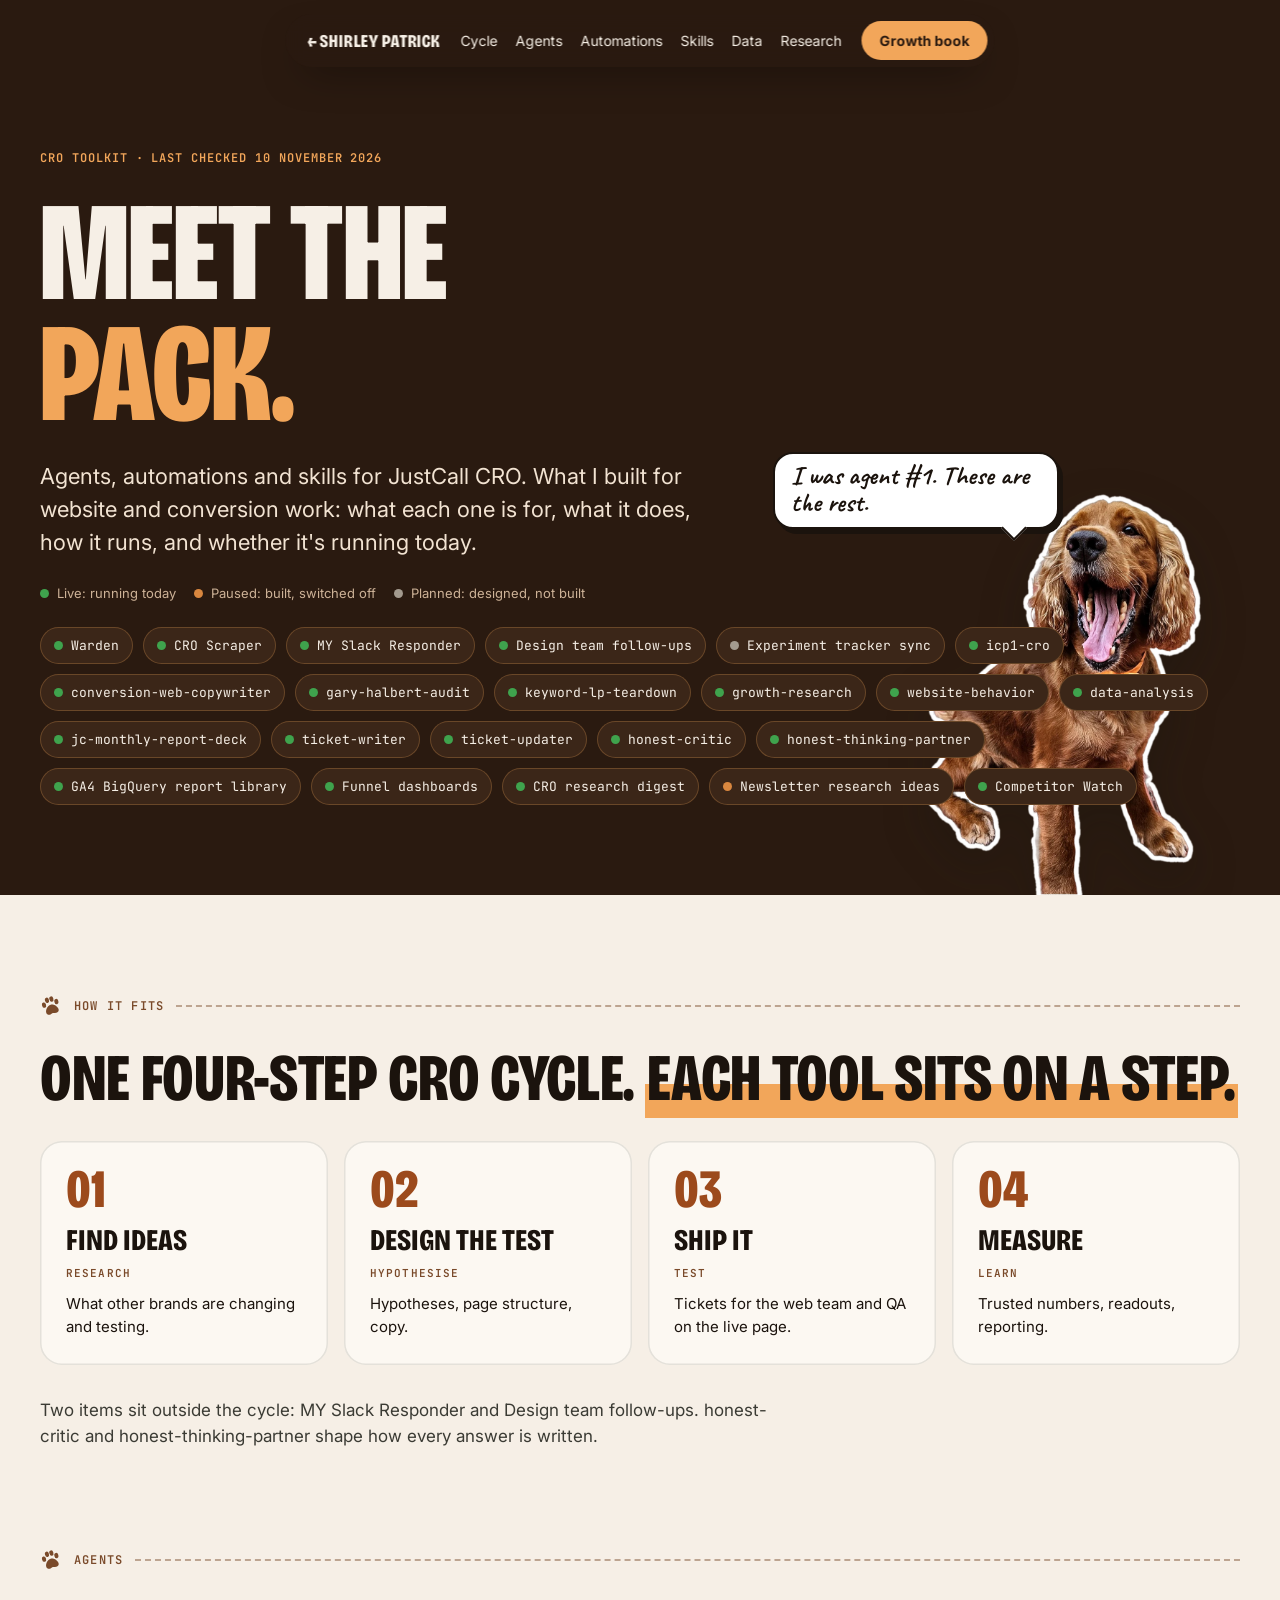
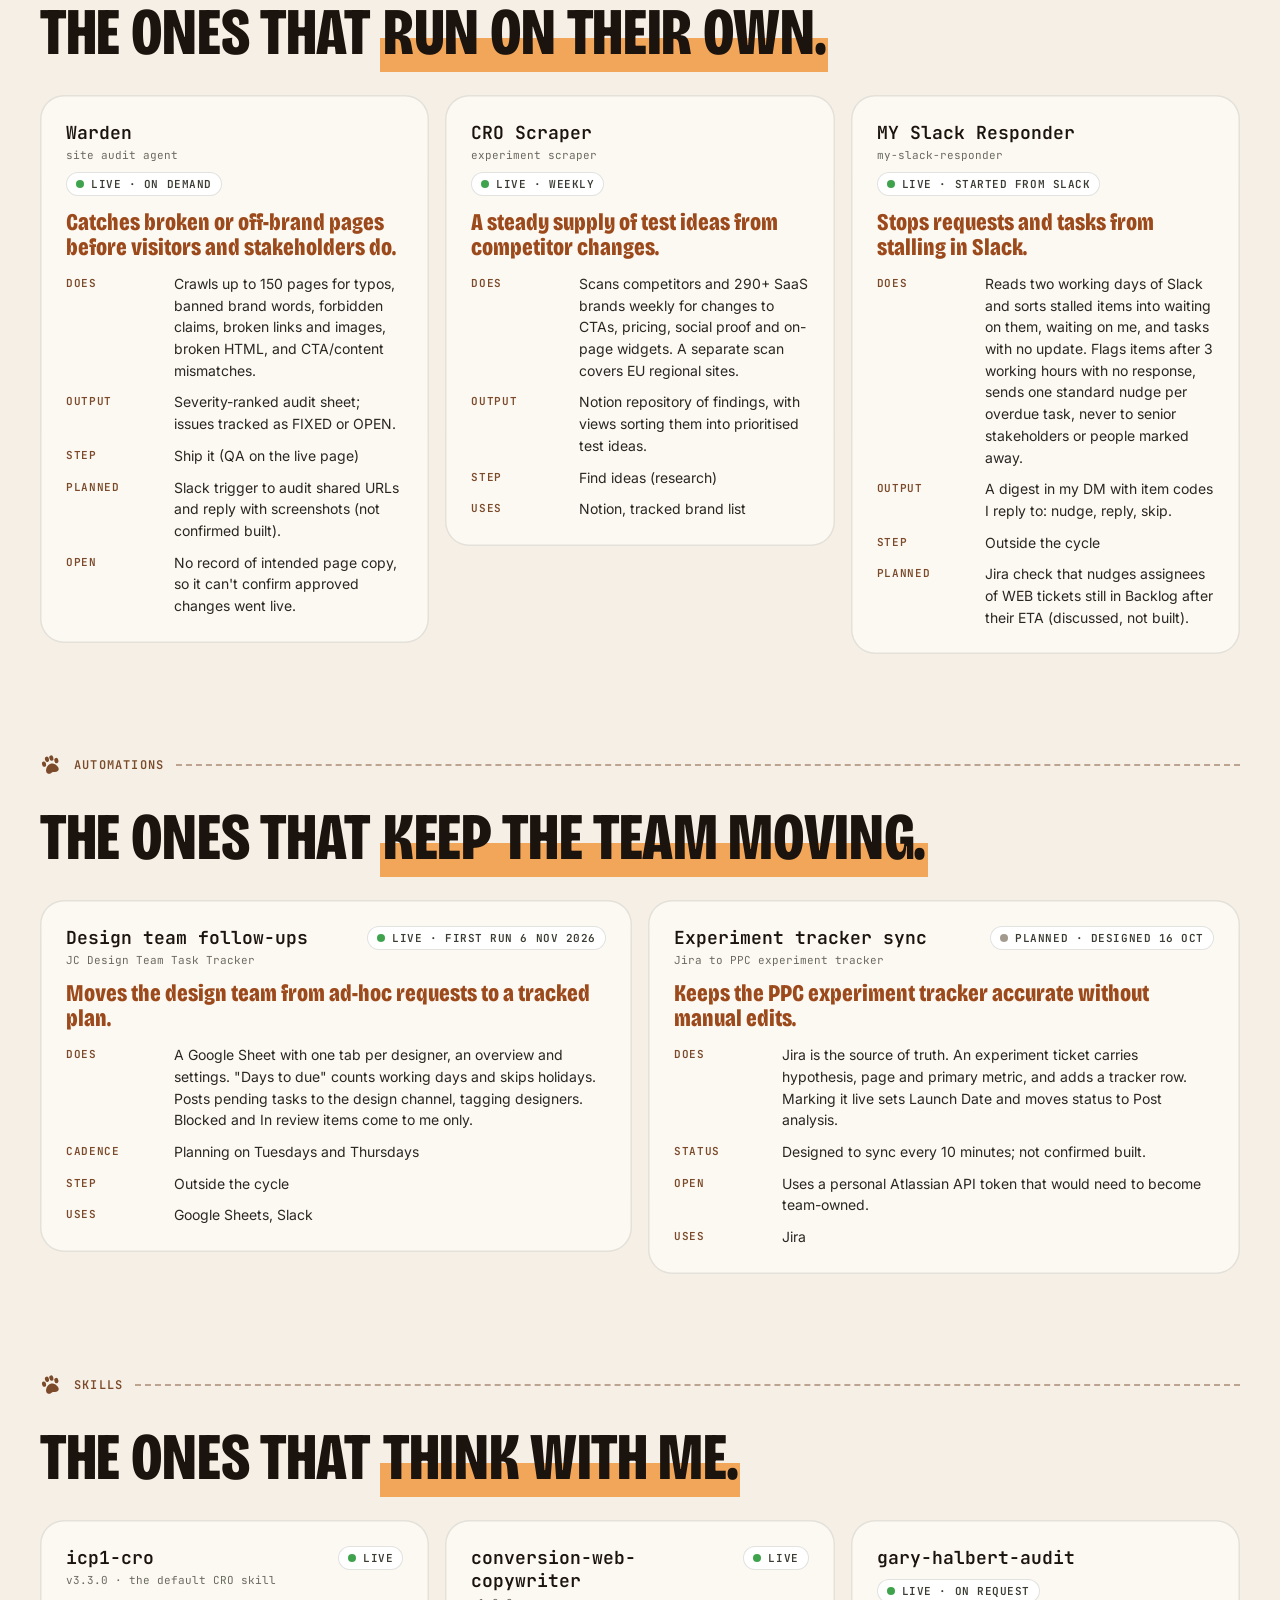
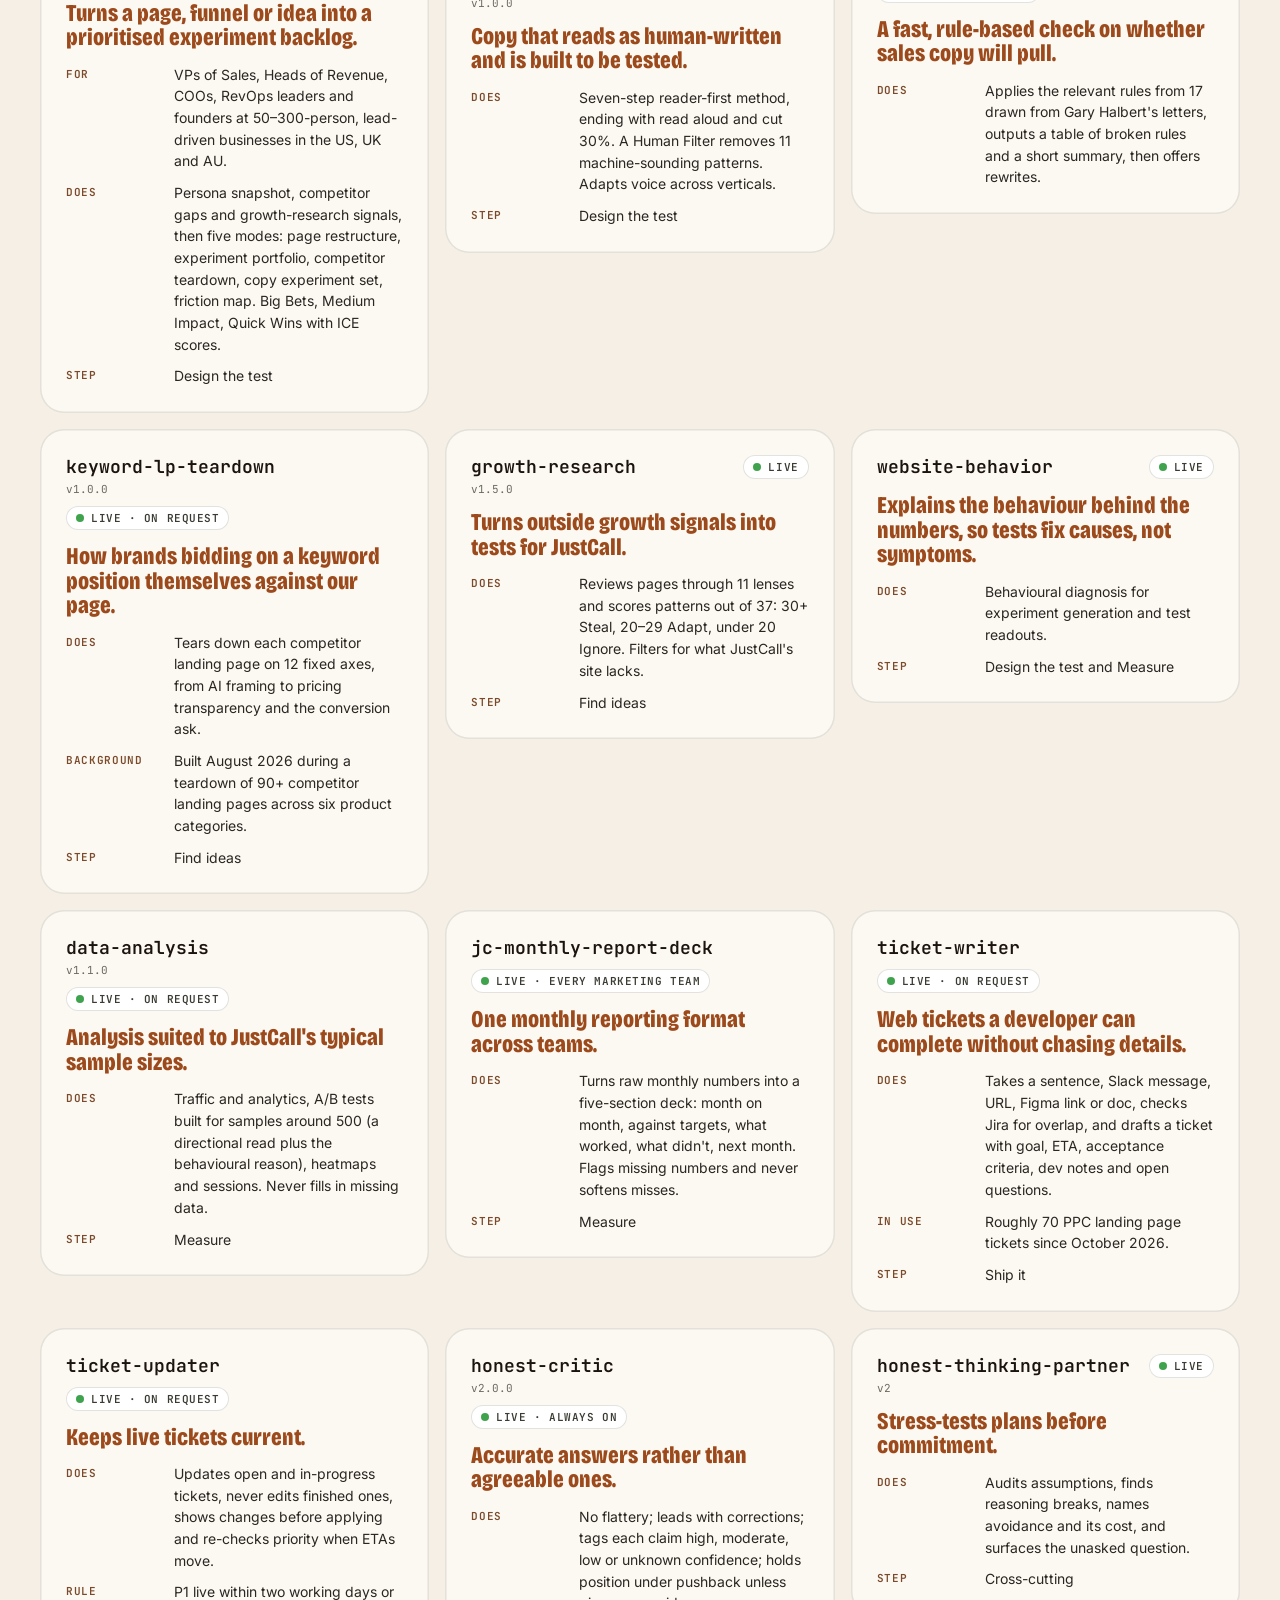
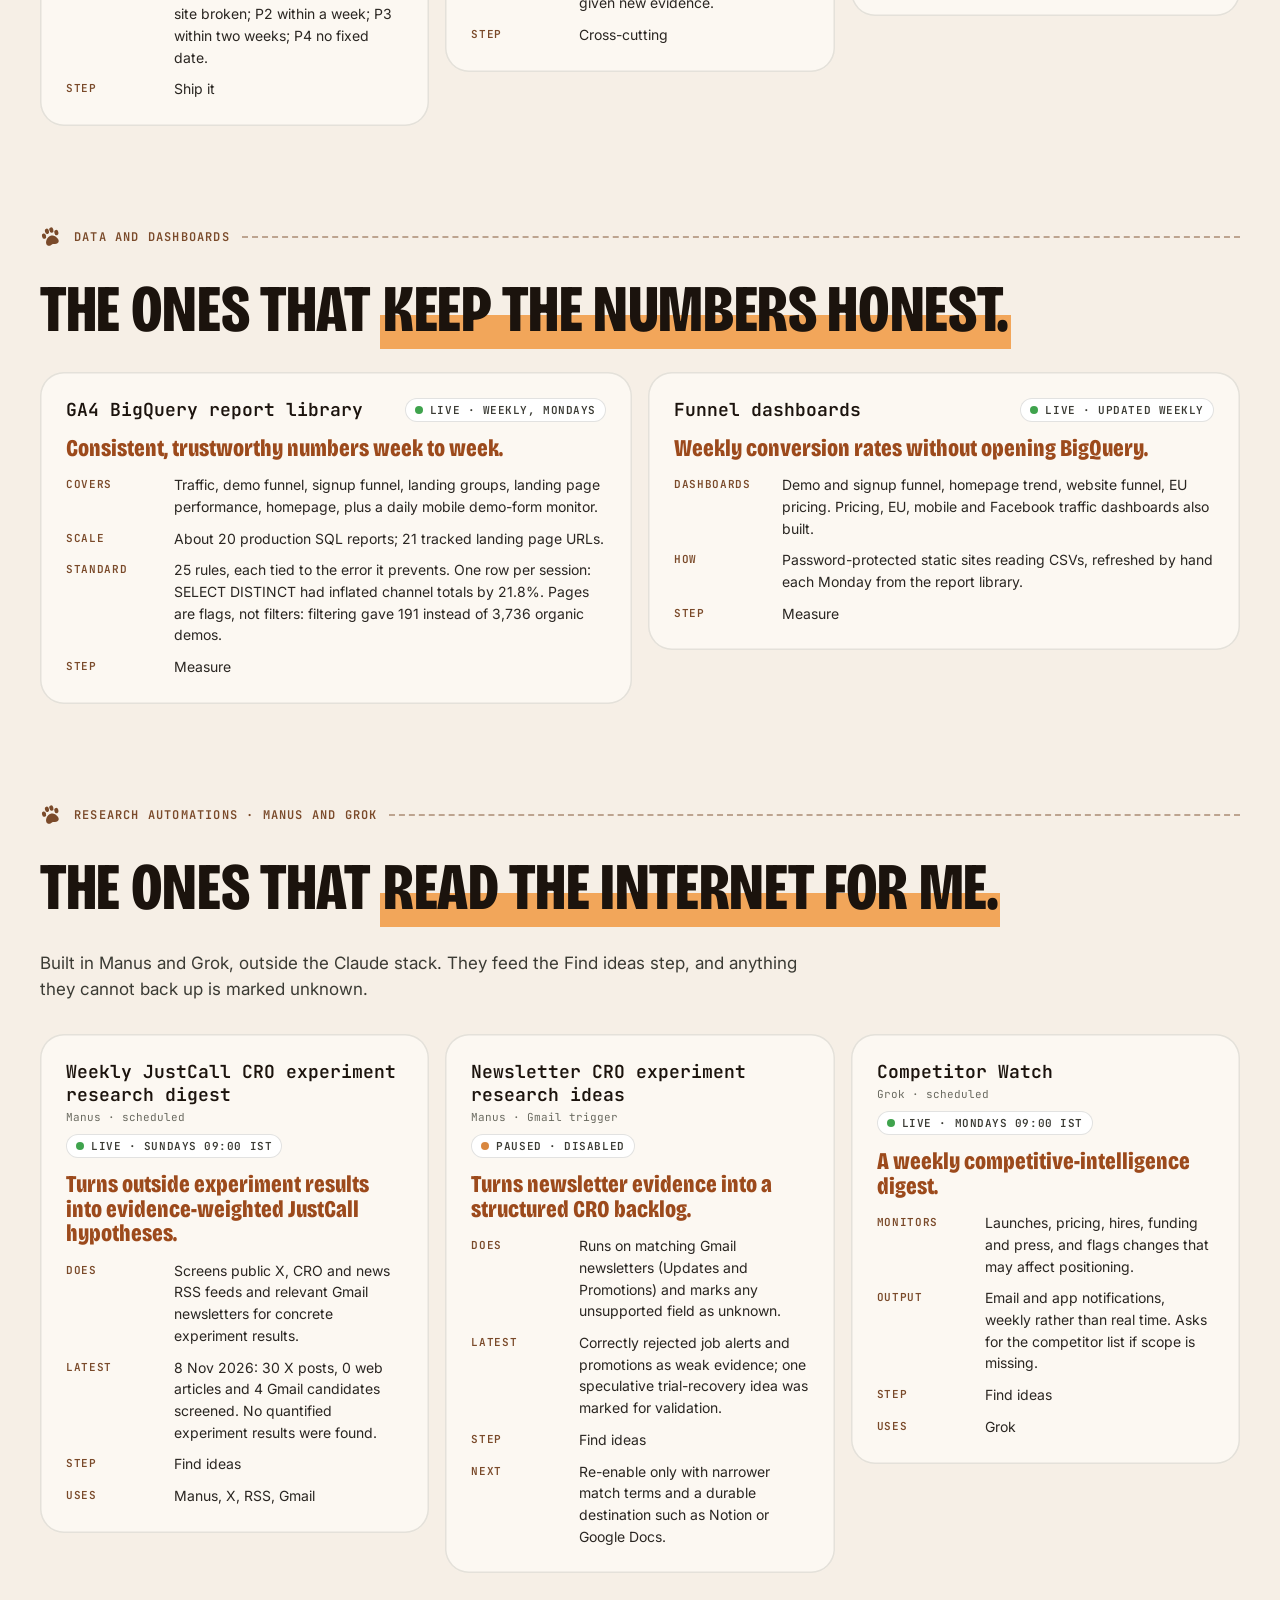
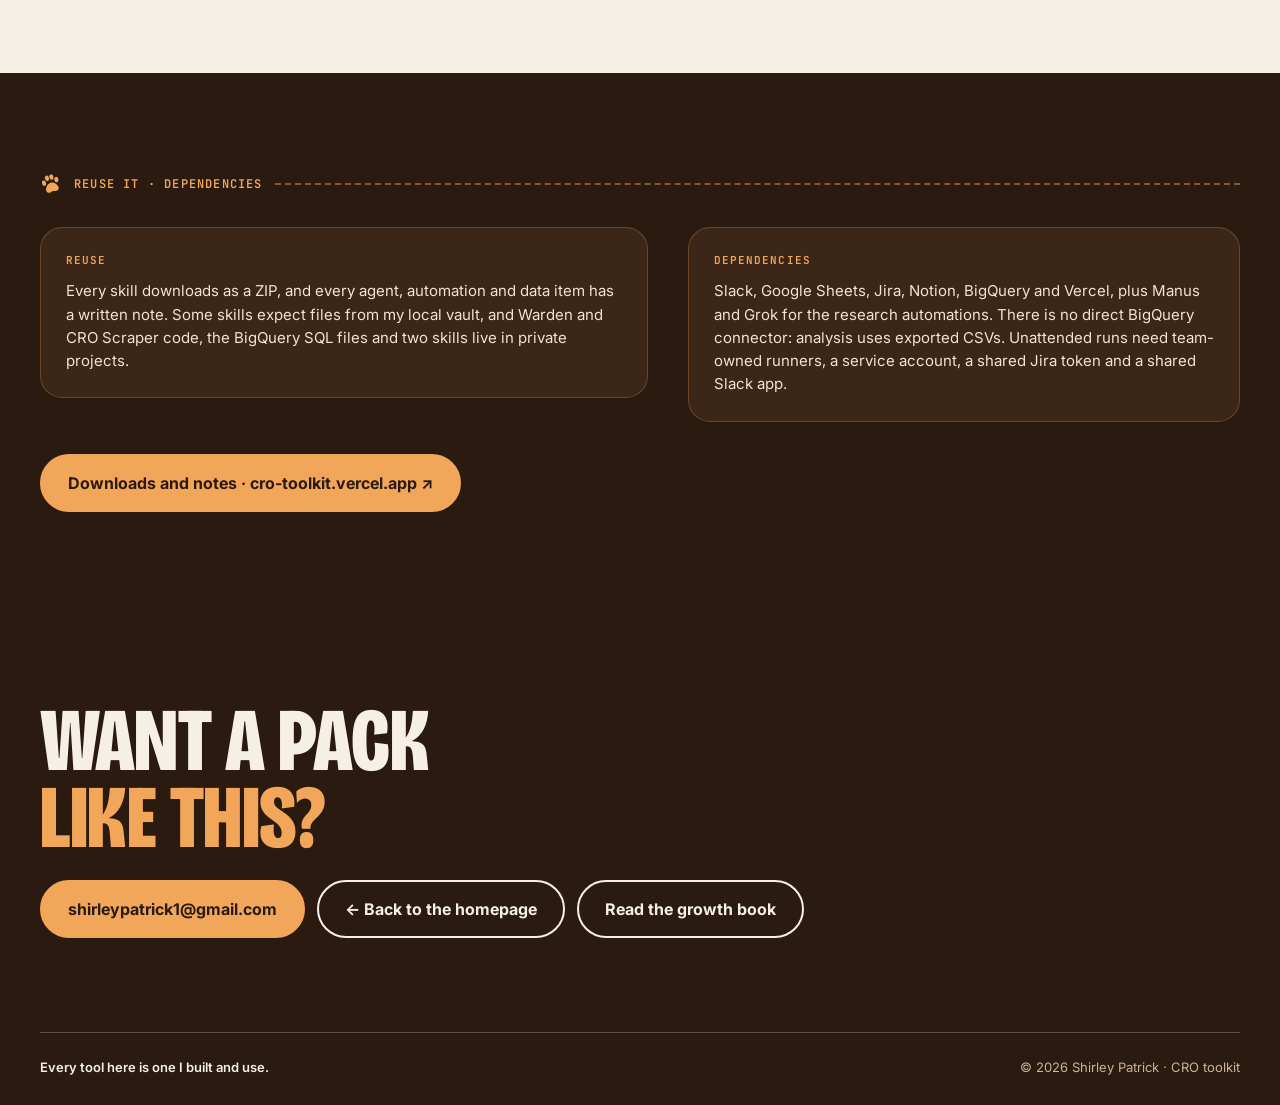
<file: toolkit/index.html>
<!doctype html>
<html lang="en">
<head>
<meta charset="utf-8">
<meta name="viewport" content="width=device-width, initial-scale=1">
<title>CRO toolkit · the pack</title>
<meta name="description" content="Shirley Patrick · CRO & growth portfolio: case studies, the JustCall growth book, 39 experiments in full, and the CRO toolkit.">
<meta property="og:title" content="CRO toolkit · the pack">
<meta property="og:description" content="Shirley Patrick · CRO & growth portfolio: case studies, the JustCall growth book, 39 experiments in full, and the CRO toolkit.">
<meta property="og:type" content="website">
<link rel="icon" href="data:image/svg+xml,%3Csvg xmlns=%22http://www.w3.org/2000/svg%22 viewBox=%220 0 24 24%22%3E%3Cg fill=%22%239C4A1C%22%3E%3Cellipse cx=%225%22 cy=%229%22 rx=%222.2%22 ry=%223%22/%3E%3Cellipse cx=%229.5%22 cy=%224.8%22 rx=%222.2%22 ry=%223%22/%3E%3Cellipse cx=%2214.5%22 cy=%224.8%22 rx=%222.2%22 ry=%223%22/%3E%3Cellipse cx=%2219%22 cy=%229%22 rx=%222.2%22 ry=%223%22/%3E%3Cpath d=%22M12 10.5c-3.6 0-7 4-7 7.2 0 2 1.6 3.1 3.4 3.1 1.4 0 2.3-.8 3.6-.8s2.2.8 3.6.8c1.8 0 3.4-1.1 3.4-3.1 0-3.2-3.4-7.2-7-7.2z%22/%3E%3C/g%3E%3C/svg%3E">
<link rel="preconnect" href="https://fonts.googleapis.com">
<link href="https://fonts.googleapis.com/css2?family=Bricolage+Grotesque:opsz,wdth,wght@12..96,75..100,200..800&amp;family=Inter:wght@400;500;600;700&amp;family=Caveat:wght@600;700&amp;family=JetBrains+Mono:wght@400;600&amp;display=swap" rel="stylesheet">
<style>
.pal-copper,:root{--bg:#F6EFE6;--bg2:#FCF8F2;--ink:#1B130D;--dk:#2A1A10;--dk2:#3B2618;--on-dk:#F2E3D2;--on-dk2:#CDB297;--acc:#F2A65A;--acc-ink:#9C4A1C;--y:#F5C76A;--y2:#FBEBCB;--or:#EE8E9D;--br:#7A4A2A;--win:#2F6B00;--loss:#B3361E}
.pal-nose{--bg:#F5F1EC;--bg2:#FBF8F4;--ink:#171210;--dk:#171210;--dk2:#271F1B;--on-dk:#EFE7E1;--on-dk2:#BFB3AB;--acc:#F59DB0;--acc-ink:#B0365A;--y:#F2A65A;--y2:#FBE5CC;--or:#D9844A;--br:#7A4A2A;--win:#2F6B00;--loss:#B3361E}
.pal-collar{--bg:#F4F1EC;--bg2:#FBF9F5;--ink:#13151D;--dk:#1C3FB0;--dk2:#2A4EC4;--on-dk:#E8EDFF;--on-dk2:#BFCBF5;--acc:#FFC27A;--acc-ink:#1C3FB0;--y:#FFD66B;--y2:#FFF1C9;--or:#EE8E9D;--br:#7A4A2A;--win:#2F6B00;--loss:#B3361E}
.pal-green{--bg:#F4F3EF;--bg2:#FBFAF7;--ink:#14140F;--dk:#013900;--dk2:#024A00;--on-dk:#D6E5C8;--on-dk2:#A9C29A;--acc:#B6FE00;--acc-ink:#3F7A00;--y:#FFDC13;--y2:#FFF7D6;--or:#FA8005;--br:#754402;--win:#2F6B00;--loss:#B84A00}
body{margin:0;background:var(--bg);color:var(--ink);font-family:Inter,system-ui,sans-serif;-webkit-font-smoothing:antialiased}
a{color:var(--ink);transition:color .2s}a:hover{color:var(--acc-ink)}
img{display:block;max-width:100%}
.w{max-width:1280px;margin:0 auto;padding:0 40px;box-sizing:border-box;width:100%}
.d{font-family:'Bricolage Grotesque',sans-serif;font-stretch:75%;font-weight:800;text-transform:uppercase;line-height:.86;letter-spacing:-.005em;margin:0}
.mono{font-family:'JetBrains Mono',ui-monospace,monospace;font-size:12px;letter-spacing:.08em;text-transform:uppercase;font-weight:600}
.hand{font-family:Caveat,cursive;font-weight:700}
.hl{background:linear-gradient(transparent 58%,var(--acc) 58%);-webkit-box-decoration-break:clone;box-decoration-break:clone;padding:0 .04em}
.stop{display:flex;align-items:center;gap:12px;font-family:'JetBrains Mono',ui-monospace,monospace;font-size:12px;letter-spacing:.1em;text-transform:uppercase;font-weight:600;color:var(--br)}
.stop svg{width:22px;height:22px;fill:currentColor;transform:rotate(-16deg);flex:0 0 22px}
.stop::after{content:"";flex:1;border-top:2px dashed currentColor;opacity:.45}
.bub{position:absolute;background:#FFFFFF;color:var(--ink);border:2px solid var(--ink);border-radius:20px;padding:9px 16px 11px;font-family:Caveat,cursive;font-weight:700;font-size:26px;line-height:1.02;box-shadow:4px 5px 0 var(--ink);z-index:6;width:max-content;max-width:250px}
.bub::after{content:"";position:absolute;width:16px;height:16px;background:#FFFFFF;border-right:2px solid var(--ink);border-bottom:2px solid var(--ink);bottom:-10px;left:34px;transform:rotate(45deg)}
.bub.r::after{left:auto;right:34px}
.stick{filter:drop-shadow(0 18px 22px rgba(20,20,15,.28));height:auto}
.btn{display:inline-flex;align-items:center;gap:10px;background:var(--dk);color:var(--acc);text-decoration:none;border-radius:999px;padding:17px 26px;font-weight:700;font-size:16px;border:2px solid var(--dk);transition:transform .2s,background .2s}
.btn:hover{transform:translateY(-2px);color:var(--acc)}
.btn.ghost{background:transparent;color:var(--dk)}
.btn.lime{background:var(--acc);color:var(--dk);border-color:var(--acc)}
.btn.lime:hover{color:var(--dk)}
.btn.out{background:transparent;color:var(--bg);border-color:var(--bg)}
.btn.out:hover{color:var(--bg)}
.sec{animation:rise .7s cubic-bezier(.2,.7,.2,1) both}
@keyframes rise{from{opacity:0;transform:translateY(28px)}to{opacity:1;transform:none}}
@supports (animation-timeline:view()){.sec{animation:rise linear both;animation-timeline:view();animation-range:entry 0% entry 30%}}

/* nav */
.nav{position:absolute;top:14px;left:50%;transform:translateX(-50%);display:flex;align-items:center;gap:20px;background:color-mix(in srgb,var(--dk) 94%,transparent);backdrop-filter:blur(10px);color:var(--bg);border-radius:999px;padding:7px 7px 7px 22px;white-space:nowrap;box-shadow:0 16px 40px -18px rgba(0,0,0,.6)}
.nav a{color:var(--bg);text-decoration:none;font-size:14px}
.nav a:hover{color:var(--acc)}
.nav .brand{font-family:'Bricolage Grotesque',sans-serif;font-stretch:75%;font-weight:800;text-transform:uppercase;font-size:18px;letter-spacing:.01em}
.navlinks{display:flex;gap:18px}
.avail{display:inline-flex;align-items:center;gap:8px;font-size:13px;color:var(--on-dk)}
.avail::before{content:"";width:8px;height:8px;border-radius:50%;background:var(--acc);box-shadow:0 0 0 4px color-mix(in srgb,var(--acc) 20%,transparent)}
.nav .resbtn{background:var(--acc);color:var(--dk);border-radius:999px;padding:11px 18px;font-weight:700}
.nav .resbtn:hover{color:var(--dk)}

.gsec{display:flex;flex-direction:column;gap:32px}
.dark-band{background:var(--dk);color:var(--bg);padding:100px 0}
.gh2{font-size:clamp(44px,5.2vw,84px);line-height:.9}
.glede{margin:0;font-size:20px;line-height:1.55;color:#3B3B34;max-width:760px}
.dark-band .glede{color:var(--on-dk)}
.gsrc{margin:0;font-size:12px;line-height:1.5;font-family:'JetBrains Mono',monospace;letter-spacing:.02em}
.gstats{display:grid;grid-template-columns:repeat(4,minmax(0,1fr));gap:16px}
.gst{display:flex;flex-direction:column;gap:10px;padding:24px;border-radius:22px;background:var(--bg2);box-shadow:inset 0 0 0 1.5px rgba(20,20,15,.1)}
.dark-band .gst{background:var(--dk2);box-shadow:inset 0 0 0 1px color-mix(in srgb,var(--acc) 25%,transparent)}
.gst-n{font-family:'Bricolage Grotesque',sans-serif;font-stretch:75%;font-weight:800;font-size:clamp(48px,4.4vw,72px);line-height:.85;color:var(--acc-ink)}
.dark-band .gst-n{color:var(--acc)}
.gst-t{font-size:15px;line-height:1.45}
.g2{display:grid;grid-template-columns:minmax(0,1.1fr) minmax(0,1fr);gap:40px;align-items:start}
.g3{display:grid;grid-template-columns:repeat(3,minmax(0,1fr));gap:16px}
.g4{display:grid;grid-template-columns:repeat(4,minmax(0,1fr));gap:16px}
.card{display:flex;flex-direction:column;gap:12px;padding:26px;border-radius:22px;background:var(--bg2);box-shadow:inset 0 0 0 1.5px rgba(20,20,15,.1)}
.dark-band .card{background:var(--dk2);box-shadow:inset 0 0 0 1px color-mix(in srgb,var(--acc) 25%,transparent)}
.card h3{margin:0;font-family:'Bricolage Grotesque',sans-serif;font-stretch:75%;font-weight:800;font-size:30px;line-height:.95;text-transform:uppercase}
.card p{margin:0;font-size:15px;line-height:1.55}
.kick{font-family:'JetBrains Mono',monospace;font-size:11px;letter-spacing:.1em;text-transform:uppercase;font-weight:600;color:var(--br)}
.dark-band .kick{color:var(--acc)}
.cm{display:flex;flex-direction:column;gap:10px;padding:24px 26px;border-radius:22px;background:var(--y2)}
.cm ul{margin:0;padding-left:18px;display:flex;flex-direction:column;gap:10px}
.cm li{font-size:16px;line-height:1.55;color:#2A2622}
.ich,.hch{margin:0;display:flex;flex-direction:column;gap:16px;padding:26px;border-radius:22px;background:#FFFFFF;box-shadow:inset 0 0 0 1.5px rgba(20,20,15,.1)}
.iplot{display:flex;gap:40px;align-items:flex-end;height:260px;padding-top:28px;border-bottom:1.5px solid rgba(20,20,15,.35)}
.ig{flex:1 1 0;display:flex;flex-direction:column;align-items:center;height:100%;position:relative}
.ipair{display:flex;gap:2px;align-items:flex-end;height:100%;width:100%;max-width:200px;justify-content:center}
.ib{position:relative;width:46%;max-width:70px;border-radius:4px 4px 0 0;transition:filter .2s}
.ib:hover{filter:brightness(1.12)}
.iv{position:absolute;top:-24px;left:50%;transform:translateX(-50%);font-family:'Bricolage Grotesque',sans-serif;font-stretch:75%;font-weight:800;font-size:20px;color:#1B130D;white-space:nowrap}
.il{position:absolute;bottom:-28px;font-size:13px;color:#3B3B34;white-space:nowrap}
.lg{display:flex;gap:18px;margin-top:40px;font-size:13px;color:#3B3B34}
.lg span{display:inline-flex;align-items:center;gap:8px}
.lg i{width:12px;height:12px;border-radius:3px;display:inline-block}
.hb{display:grid;grid-template-columns:minmax(0,190px) minmax(0,1fr) 84px;gap:14px;align-items:center}
.hb-l{font-size:14px;line-height:1.3;color:#3B3B34}
.hb-t{height:26px;background:#F1EDE6;border-radius:4px;overflow:hidden}
.hb-f{height:100%;border-radius:0 4px 4px 0}
.hb-v{font-family:'Bricolage Grotesque',sans-serif;font-stretch:75%;font-weight:800;font-size:22px;color:#1B130D;text-align:right}
.gtable{width:100%;border-collapse:collapse;font-size:14px;background:#FFFFFF;border-radius:18px;overflow:hidden;box-shadow:inset 0 0 0 1.5px rgba(20,20,15,.1)}
.gtable th{text-align:left;font-family:'JetBrains Mono',monospace;font-size:11px;letter-spacing:.08em;text-transform:uppercase;font-weight:600;color:var(--br);padding:14px 16px;border-bottom:1.5px solid rgba(20,20,15,.15);background:var(--bg2)}
.gtable td{padding:14px 16px;border-bottom:1px solid rgba(20,20,15,.08);vertical-align:top;line-height:1.5}
.gtable td.num{font-family:'Bricolage Grotesque',sans-serif;font-stretch:75%;font-weight:800;font-size:18px;white-space:nowrap}
.gtable tr:last-child td{border-bottom:0}
.tbox{overflow-x:auto;border-radius:18px}
.shotf{border-radius:18px;overflow:hidden;background:#FFFFFF;box-shadow:0 30px 60px -32px rgba(0,0,0,.5)}
.shotf img{width:100%;height:auto}
.screens{display:grid;grid-template-columns:repeat(4,minmax(0,1fr));gap:16px;align-items:start}
.screens figure{margin:0;display:flex;flex-direction:column;gap:10px}
.screens img{width:100%;height:auto;border-radius:18px;box-shadow:0 26px 50px -28px rgba(0,0,0,.45)}
.screens figcaption{font-size:13px;line-height:1.4;color:#3B3B34}
.cover{background:var(--dk);color:var(--bg);padding:150px 0 90px;position:relative;overflow:hidden}
.cover-dog{position:absolute;right:6%;bottom:-6px;width:min(26vw,320px)}
.cover-dog .bub{left:-150px;top:-40px}
.chap{display:flex;align-items:baseline;gap:18px;flex-wrap:wrap}
.chap .no{font-family:'Bricolage Grotesque',sans-serif;font-stretch:75%;font-weight:800;font-size:22px;color:var(--br)}
.closing{font-family:'Bricolage Grotesque',sans-serif;font-stretch:75%;font-weight:800;font-size:clamp(28px,2.6vw,40px);line-height:1.05;color:var(--acc-ink);max-width:900px}
.contact{background:var(--dk);color:var(--bg);position:relative;overflow:hidden;padding:120px 0 0}
.gfoot{display:flex;justify-content:space-between;gap:20px;flex-wrap:wrap;padding:26px 0 30px;border-top:1px solid color-mix(in srgb,var(--bg) 25%,transparent);color:var(--on-dk2);font-size:13px}
@media (max-width:1000px){
.gstats,.g4{grid-template-columns:repeat(2,minmax(0,1fr))}
.g2,.g3{grid-template-columns:minmax(0,1fr)}
.screens{grid-template-columns:repeat(2,minmax(0,1fr))}
}
@media (max-width:900px){
.w{padding:0 20px}
.navlinks{display:none}
.cover-dog{position:relative;right:auto;margin:40px 0 -90px auto;width:220px}
.cover-dog .bub{left:-120px;top:-30px;font-size:22px}
.hb{grid-template-columns:minmax(0,1fr) 72px}
.hb-l{grid-column:1 / -1}
.iplot{gap:20px}
}
@media (max-width:560px){
.gstats,.g4,.screens{grid-template-columns:minmax(0,1fr)}
}


.tc{display:flex;flex-direction:column;gap:14px;padding:26px;border-radius:24px;background:var(--bg2);box-shadow:inset 0 0 0 1.5px rgba(20,20,15,.1);scroll-margin-top:90px}
.tc-h{display:flex;flex-wrap:wrap;justify-content:space-between;align-items:flex-start;gap:10px 14px}
.tc-h>div{flex:1 1 200px}
.tname{font-family:'JetBrains Mono',monospace;font-size:18px;font-weight:600;color:var(--ink);word-break:break-word}
.tver{font-family:'JetBrains Mono',monospace;font-size:11px;color:#6A6A60}
.tst{display:inline-flex;align-items:center;gap:7px;font-family:'JetBrains Mono',monospace;font-size:11px;letter-spacing:.05em;text-transform:uppercase;font-weight:600;color:#3B3B34;white-space:nowrap;padding:5px 10px;border-radius:999px;background:#FFFFFF;box-shadow:inset 0 0 0 1px rgba(20,20,15,.12)}
.tst i{width:8px;height:8px;border-radius:50%;display:inline-block}
.tpur{margin:0;font-family:'Bricolage Grotesque',sans-serif;font-stretch:75%;font-weight:800;font-size:24px;line-height:1.02;color:var(--acc-ink)}
.trows{display:flex;flex-direction:column;gap:10px}
.trow{display:grid;grid-template-columns:96px minmax(0,1fr);gap:12px;font-size:14px;line-height:1.55}
.tk{font-family:'JetBrains Mono',monospace;font-size:11px;letter-spacing:.06em;text-transform:uppercase;font-weight:600;color:var(--br);padding-top:2px}
.tv{color:#2A2622}
.board{display:flex;flex-wrap:wrap;gap:10px}
.bchip{display:inline-flex;align-items:center;gap:8px;padding:10px 14px;border-radius:999px;background:var(--dk2);color:var(--bg);text-decoration:none;font-family:'JetBrains Mono',monospace;font-size:13px;box-shadow:inset 0 0 0 1px color-mix(in srgb,var(--acc) 25%,transparent);transition:transform .2s,box-shadow .2s}
.bchip:hover{transform:translateY(-2px);box-shadow:inset 0 0 0 1.5px var(--acc);color:var(--bg)}
.bchip i{width:9px;height:9px;border-radius:50%;display:inline-block}
.blg{display:flex;flex-wrap:wrap;gap:18px;color:var(--on-dk2);font-size:13px}
.blg span{display:inline-flex;align-items:center;gap:8px}
.blg i{width:9px;height:9px;border-radius:50%;display:inline-block}
.tgrid{display:grid;grid-template-columns:repeat(3,minmax(0,1fr));gap:16px;align-items:start}
.tgrid2{display:grid;grid-template-columns:repeat(2,minmax(0,1fr));gap:16px;align-items:start}
@media (max-width:1000px){.tgrid{grid-template-columns:repeat(2,minmax(0,1fr))}}
@media (max-width:700px){.tgrid,.tgrid2{grid-template-columns:minmax(0,1fr)}.trow{grid-template-columns:minmax(0,1fr);gap:2px}.board{display:none}.cover-dog .bub{display:none}}

@media (prefers-reduced-motion:reduce){*{animation:none !important;transition:none !important}}
</style>
</head>
<body>
<div id="site-root"><div class="sc-host"><div class="pal-copper" style="min-height: 100vh; display: flex; flex-direction: column; overflow-x: clip; background: var(--bg); color: var(--ink);"><header style="position: sticky; top: 0px; height: 0px; z-index: 50;"><div class="nav"><a href="/" class="brand">← Shirley Patrick</a><nav aria-label="Toolkit sections" class="navlinks"><a href="#cycle">Cycle</a><a href="#agents">Agents</a><a href="#automations">Automations</a><a href="#skills">Skills</a><a href="#data">Data</a><a href="#research">Research</a></nav><a href="/growth-book/" class="resbtn">Growth book</a></div></header><main style="display: flex; flex-direction: column; gap: 100px;"><section class="cover" aria-label="Cover"><div class="w" style="display: flex; flex-direction: column; gap: 26px; position: relative; z-index: 2;"><span class="mono" style="color: var(--acc);">CRO toolkit · last checked 10 November 2026</span><h1 class="d" style="font-size: clamp(76px, 11vw, 190px); color: var(--bg);">Meet the<br><span style="color: var(--acc);">pack.</span></h1><p style="margin: 0px; font-size: 22px; line-height: 1.5; color: var(--on-dk); max-width: 680px;">Agents, automations and skills for JustCall CRO. What I built for website and conversion work: what each one is for, what it does, how it runs, and whether it's running today.</p><div class="blg"><span><i style="background: rgb(63, 163, 77);"></i>Live: running today</span><span><i style="background: rgb(217, 135, 63);"></i>Paused: built, switched off</span><span><i style="background: rgb(163, 154, 142);"></i>Planned: designed, not built</span></div><div class="board"><a class="bchip" href="#t-warden"><i style="background: rgb(63, 163, 77);"></i>Warden</a><a class="bchip" href="#t-scraper"><i style="background: rgb(63, 163, 77);"></i>CRO Scraper</a><a class="bchip" href="#t-slack"><i style="background: rgb(63, 163, 77);"></i>MY Slack Responder</a><a class="bchip" href="#t-design"><i style="background: rgb(63, 163, 77);"></i>Design team follow-ups</a><a class="bchip" href="#t-sync"><i style="background: rgb(163, 154, 142);"></i>Experiment tracker sync</a><a class="bchip" href="#t-icp"><i style="background: rgb(63, 163, 77);"></i>icp1-cro</a><a class="bchip" href="#t-copy"><i style="background: rgb(63, 163, 77);"></i>conversion-web-copywriter</a><a class="bchip" href="#t-halbert"><i style="background: rgb(63, 163, 77);"></i>gary-halbert-audit</a><a class="bchip" href="#t-teardown"><i style="background: rgb(63, 163, 77);"></i>keyword-lp-teardown</a><a class="bchip" href="#t-growth"><i style="background: rgb(63, 163, 77);"></i>growth-research</a><a class="bchip" href="#t-behavior"><i style="background: rgb(63, 163, 77);"></i>website-behavior</a><a class="bchip" href="#t-analysis"><i style="background: rgb(63, 163, 77);"></i>data-analysis</a><a class="bchip" href="#t-deck"><i style="background: rgb(63, 163, 77);"></i>jc-monthly-report-deck</a><a class="bchip" href="#t-ticket"><i style="background: rgb(63, 163, 77);"></i>ticket-writer</a><a class="bchip" href="#t-updater"><i style="background: rgb(63, 163, 77);"></i>ticket-updater</a><a class="bchip" href="#t-critic"><i style="background: rgb(63, 163, 77);"></i>honest-critic</a><a class="bchip" href="#t-partner"><i style="background: rgb(63, 163, 77);"></i>honest-thinking-partner</a><a class="bchip" href="#t-reports"><i style="background: rgb(63, 163, 77);"></i>GA4 BigQuery report library</a><a class="bchip" href="#t-dash"><i style="background: rgb(63, 163, 77);"></i>Funnel dashboards</a><a class="bchip" href="#t-digest"><i style="background: rgb(63, 163, 77);"></i>CRO research digest</a><a class="bchip" href="#t-newsletter"><i style="background: rgb(217, 135, 63);"></i>Newsletter research ideas</a><a class="bchip" href="#t-compwatch"><i style="background: rgb(63, 163, 77);"></i>Competitor Watch</a></div></div><div class="cover-dog" style="width: min(22vw, 280px);"><div class="bub r">I was agent #1. These are the rest.</div><img class="stick" src="/assets/img/bruno-yawn-sticker.webp" alt="Bruno mid-bark, mouth wide open" style="width: 100%;"></div></section><section id="cycle" class="sec w gsec" aria-label="How it fits"><span class="stop"><svg viewBox="0 0 24 24" aria-hidden="true"><ellipse cx="5" cy="9" rx="2.2" ry="3"></ellipse><ellipse cx="9.5" cy="4.8" rx="2.2" ry="3"></ellipse><ellipse cx="14.5" cy="4.8" rx="2.2" ry="3"></ellipse><ellipse cx="19" cy="9" rx="2.2" ry="3"></ellipse><path d="M12 10.5c-3.6 0-7 4-7 7.2 0 2 1.6 3.1 3.4 3.1 1.4 0 2.3-.8 3.6-.8s2.2.8 3.6.8c1.8 0 3.4-1.1 3.4-3.1 0-3.2-3.4-7.2-7-7.2z"></path></svg>How it fits</span><h2 class="d gh2">One four-step CRO cycle. <span class="hl">Each tool sits on a step.</span></h2><div class="g4"><div class="card"><span class="d" style="font-size: 54px; color: var(--acc-ink);">01</span><h3>Find ideas</h3><span class="kick">research</span><p>What other brands are changing and testing.</p></div><div class="card"><span class="d" style="font-size: 54px; color: var(--acc-ink);">02</span><h3>Design the test</h3><span class="kick">hypothesise</span><p>Hypotheses, page structure, copy.</p></div><div class="card"><span class="d" style="font-size: 54px; color: var(--acc-ink);">03</span><h3>Ship it</h3><span class="kick">test</span><p>Tickets for the web team and QA on the live page.</p></div><div class="card"><span class="d" style="font-size: 54px; color: var(--acc-ink);">04</span><h3>Measure</h3><span class="kick">learn</span><p>Trusted numbers, readouts, reporting.</p></div></div><p class="glede" style="font-size: 17px;">Two items sit outside the cycle: MY Slack Responder and Design team follow-ups. honest-critic and honest-thinking-partner shape how every answer is written.</p></section><section id="agents" class="sec w gsec" aria-label="Agents"><span class="stop"><svg viewBox="0 0 24 24" aria-hidden="true"><ellipse cx="5" cy="9" rx="2.2" ry="3"></ellipse><ellipse cx="9.5" cy="4.8" rx="2.2" ry="3"></ellipse><ellipse cx="14.5" cy="4.8" rx="2.2" ry="3"></ellipse><ellipse cx="19" cy="9" rx="2.2" ry="3"></ellipse><path d="M12 10.5c-3.6 0-7 4-7 7.2 0 2 1.6 3.1 3.4 3.1 1.4 0 2.3-.8 3.6-.8s2.2.8 3.6.8c1.8 0 3.4-1.1 3.4-3.1 0-3.2-3.4-7.2-7-7.2z"></path></svg>Agents</span><h2 class="d gh2">The ones that <span class="hl">run on their own.</span></h2><div class="tgrid"><article class="tc" id="t-warden"><div class="tc-h"><div style="display: flex; flex-direction: column; gap: 4px; min-width: 0px;"><span class="tname">Warden</span><span class="tver">site audit agent</span></div><span class="tst"><i style="background: rgb(63, 163, 77);"></i>Live · on demand</span></div><p class="tpur">Catches broken or off-brand pages before visitors and stakeholders do.</p><div class="trows"><div class="trow"><span class="tk">Does</span><span class="tv">Crawls up to 150 pages for typos, banned brand words, forbidden claims, broken links and images, broken HTML, and CTA/content mismatches.</span></div><div class="trow"><span class="tk">Output</span><span class="tv">Severity-ranked audit sheet; issues tracked as FIXED or OPEN.</span></div><div class="trow"><span class="tk">Step</span><span class="tv">Ship it (QA on the live page)</span></div><div class="trow"><span class="tk">Planned</span><span class="tv">Slack trigger to audit shared URLs and reply with screenshots (not confirmed built).</span></div><div class="trow"><span class="tk">Open</span><span class="tv">No record of intended page copy, so it can't confirm approved changes went live.</span></div></div></article><article class="tc" id="t-scraper"><div class="tc-h"><div style="display: flex; flex-direction: column; gap: 4px; min-width: 0px;"><span class="tname">CRO Scraper</span><span class="tver">experiment scraper</span></div><span class="tst"><i style="background: rgb(63, 163, 77);"></i>Live · weekly</span></div><p class="tpur">A steady supply of test ideas from competitor changes.</p><div class="trows"><div class="trow"><span class="tk">Does</span><span class="tv">Scans competitors and 290+ SaaS brands weekly for changes to CTAs, pricing, social proof and on-page widgets. A separate scan covers EU regional sites.</span></div><div class="trow"><span class="tk">Output</span><span class="tv">Notion repository of findings, with views sorting them into prioritised test ideas.</span></div><div class="trow"><span class="tk">Step</span><span class="tv">Find ideas (research)</span></div><div class="trow"><span class="tk">Uses</span><span class="tv">Notion, tracked brand list</span></div></div></article><article class="tc" id="t-slack"><div class="tc-h"><div style="display: flex; flex-direction: column; gap: 4px; min-width: 0px;"><span class="tname">MY Slack Responder</span><span class="tver">my-slack-responder</span></div><span class="tst"><i style="background: rgb(63, 163, 77);"></i>Live · started from Slack</span></div><p class="tpur">Stops requests and tasks from stalling in Slack.</p><div class="trows"><div class="trow"><span class="tk">Does</span><span class="tv">Reads two working days of Slack and sorts stalled items into waiting on them, waiting on me, and tasks with no update. Flags items after 3 working hours with no response, sends one standard nudge per overdue task, never to senior stakeholders or people marked away.</span></div><div class="trow"><span class="tk">Output</span><span class="tv">A digest in my DM with item codes I reply to: nudge, reply, skip.</span></div><div class="trow"><span class="tk">Step</span><span class="tv">Outside the cycle</span></div><div class="trow"><span class="tk">Planned</span><span class="tv">Jira check that nudges assignees of WEB tickets still in Backlog after their ETA (discussed, not built).</span></div></div></article></div></section><section id="automations" class="sec w gsec" aria-label="Automations"><span class="stop"><svg viewBox="0 0 24 24" aria-hidden="true"><ellipse cx="5" cy="9" rx="2.2" ry="3"></ellipse><ellipse cx="9.5" cy="4.8" rx="2.2" ry="3"></ellipse><ellipse cx="14.5" cy="4.8" rx="2.2" ry="3"></ellipse><ellipse cx="19" cy="9" rx="2.2" ry="3"></ellipse><path d="M12 10.5c-3.6 0-7 4-7 7.2 0 2 1.6 3.1 3.4 3.1 1.4 0 2.3-.8 3.6-.8s2.2.8 3.6.8c1.8 0 3.4-1.1 3.4-3.1 0-3.2-3.4-7.2-7-7.2z"></path></svg>Automations</span><h2 class="d gh2">The ones that <span class="hl">keep the team moving.</span></h2><div class="tgrid2"><article class="tc" id="t-design"><div class="tc-h"><div style="display: flex; flex-direction: column; gap: 4px; min-width: 0px;"><span class="tname">Design team follow-ups</span><span class="tver">JC Design Team Task Tracker</span></div><span class="tst"><i style="background: rgb(63, 163, 77);"></i>Live · first run 6 Nov 2026</span></div><p class="tpur">Moves the design team from ad-hoc requests to a tracked plan.</p><div class="trows"><div class="trow"><span class="tk">Does</span><span class="tv">A Google Sheet with one tab per designer, an overview and settings. "Days to due" counts working days and skips holidays. Posts pending tasks to the design channel, tagging designers. Blocked and In review items come to me only.</span></div><div class="trow"><span class="tk">Cadence</span><span class="tv">Planning on Tuesdays and Thursdays</span></div><div class="trow"><span class="tk">Step</span><span class="tv">Outside the cycle</span></div><div class="trow"><span class="tk">Uses</span><span class="tv">Google Sheets, Slack</span></div></div></article><article class="tc" id="t-sync"><div class="tc-h"><div style="display: flex; flex-direction: column; gap: 4px; min-width: 0px;"><span class="tname">Experiment tracker sync</span><span class="tver">Jira to PPC experiment tracker</span></div><span class="tst"><i style="background: rgb(163, 154, 142);"></i>Planned · designed 16 Oct</span></div><p class="tpur">Keeps the PPC experiment tracker accurate without manual edits.</p><div class="trows"><div class="trow"><span class="tk">Does</span><span class="tv">Jira is the source of truth. An experiment ticket carries hypothesis, page and primary metric, and adds a tracker row. Marking it live sets Launch Date and moves status to Post analysis.</span></div><div class="trow"><span class="tk">Status</span><span class="tv">Designed to sync every 10 minutes; not confirmed built.</span></div><div class="trow"><span class="tk">Open</span><span class="tv">Uses a personal Atlassian API token that would need to become team-owned.</span></div><div class="trow"><span class="tk">Uses</span><span class="tv">Jira</span></div></div></article></div></section><section id="skills" class="sec w gsec" aria-label="Skills"><span class="stop"><svg viewBox="0 0 24 24" aria-hidden="true"><ellipse cx="5" cy="9" rx="2.2" ry="3"></ellipse><ellipse cx="9.5" cy="4.8" rx="2.2" ry="3"></ellipse><ellipse cx="14.5" cy="4.8" rx="2.2" ry="3"></ellipse><ellipse cx="19" cy="9" rx="2.2" ry="3"></ellipse><path d="M12 10.5c-3.6 0-7 4-7 7.2 0 2 1.6 3.1 3.4 3.1 1.4 0 2.3-.8 3.6-.8s2.2.8 3.6.8c1.8 0 3.4-1.1 3.4-3.1 0-3.2-3.4-7.2-7-7.2z"></path></svg>Skills</span><h2 class="d gh2">The ones that <span class="hl">think with me.</span></h2><div class="tgrid"><article class="tc" id="t-icp"><div class="tc-h"><div style="display: flex; flex-direction: column; gap: 4px; min-width: 0px;"><span class="tname">icp1-cro</span><span class="tver">v3.3.0 · the default CRO skill</span></div><span class="tst"><i style="background: rgb(63, 163, 77);"></i>Live</span></div><p class="tpur">Turns a page, funnel or idea into a prioritised experiment backlog.</p><div class="trows"><div class="trow"><span class="tk">For</span><span class="tv">VPs of Sales, Heads of Revenue, COOs, RevOps leaders and founders at 50–300-person, lead-driven businesses in the US, UK and AU.</span></div><div class="trow"><span class="tk">Does</span><span class="tv">Persona snapshot, competitor gaps and growth-research signals, then five modes: page restructure, experiment portfolio, competitor teardown, copy experiment set, friction map. Big Bets, Medium Impact, Quick Wins with ICE scores.</span></div><div class="trow"><span class="tk">Step</span><span class="tv">Design the test</span></div></div></article><article class="tc" id="t-copy"><div class="tc-h"><div style="display: flex; flex-direction: column; gap: 4px; min-width: 0px;"><span class="tname">conversion-web-copywriter</span><span class="tver">v1.0.0</span></div><span class="tst"><i style="background: rgb(63, 163, 77);"></i>Live</span></div><p class="tpur">Copy that reads as human-written and is built to be tested.</p><div class="trows"><div class="trow"><span class="tk">Does</span><span class="tv">Seven-step reader-first method, ending with read aloud and cut 30%. A Human Filter removes 11 machine-sounding patterns. Adapts voice across verticals.</span></div><div class="trow"><span class="tk">Step</span><span class="tv">Design the test</span></div></div></article><article class="tc" id="t-halbert"><div class="tc-h"><div style="display: flex; flex-direction: column; gap: 4px; min-width: 0px;"><span class="tname">gary-halbert-audit</span></div><span class="tst"><i style="background: rgb(63, 163, 77);"></i>Live · on request</span></div><p class="tpur">A fast, rule-based check on whether sales copy will pull.</p><div class="trows"><div class="trow"><span class="tk">Does</span><span class="tv">Applies the relevant rules from 17 drawn from Gary Halbert's letters, outputs a table of broken rules and a short summary, then offers rewrites.</span></div></div></article><article class="tc" id="t-teardown"><div class="tc-h"><div style="display: flex; flex-direction: column; gap: 4px; min-width: 0px;"><span class="tname">keyword-lp-teardown</span><span class="tver">v1.0.0</span></div><span class="tst"><i style="background: rgb(63, 163, 77);"></i>Live · on request</span></div><p class="tpur">How brands bidding on a keyword position themselves against our page.</p><div class="trows"><div class="trow"><span class="tk">Does</span><span class="tv">Tears down each competitor landing page on 12 fixed axes, from AI framing to pricing transparency and the conversion ask.</span></div><div class="trow"><span class="tk">Background</span><span class="tv">Built August 2026 during a teardown of 90+ competitor landing pages across six product categories.</span></div><div class="trow"><span class="tk">Step</span><span class="tv">Find ideas</span></div></div></article><article class="tc" id="t-growth"><div class="tc-h"><div style="display: flex; flex-direction: column; gap: 4px; min-width: 0px;"><span class="tname">growth-research</span><span class="tver">v1.5.0</span></div><span class="tst"><i style="background: rgb(63, 163, 77);"></i>Live</span></div><p class="tpur">Turns outside growth signals into tests for JustCall.</p><div class="trows"><div class="trow"><span class="tk">Does</span><span class="tv">Reviews pages through 11 lenses and scores patterns out of 37: 30+ Steal, 20–29 Adapt, under 20 Ignore. Filters for what JustCall's site lacks.</span></div><div class="trow"><span class="tk">Step</span><span class="tv">Find ideas</span></div></div></article><article class="tc" id="t-behavior"><div class="tc-h"><div style="display: flex; flex-direction: column; gap: 4px; min-width: 0px;"><span class="tname">website-behavior</span></div><span class="tst"><i style="background: rgb(63, 163, 77);"></i>Live</span></div><p class="tpur">Explains the behaviour behind the numbers, so tests fix causes, not symptoms.</p><div class="trows"><div class="trow"><span class="tk">Does</span><span class="tv">Behavioural diagnosis for experiment generation and test readouts.</span></div><div class="trow"><span class="tk">Step</span><span class="tv">Design the test and Measure</span></div></div></article><article class="tc" id="t-analysis"><div class="tc-h"><div style="display: flex; flex-direction: column; gap: 4px; min-width: 0px;"><span class="tname">data-analysis</span><span class="tver">v1.1.0</span></div><span class="tst"><i style="background: rgb(63, 163, 77);"></i>Live · on request</span></div><p class="tpur">Analysis suited to JustCall's typical sample sizes.</p><div class="trows"><div class="trow"><span class="tk">Does</span><span class="tv">Traffic and analytics, A/B tests built for samples around 500 (a directional read plus the behavioural reason), heatmaps and sessions. Never fills in missing data.</span></div><div class="trow"><span class="tk">Step</span><span class="tv">Measure</span></div></div></article><article class="tc" id="t-deck"><div class="tc-h"><div style="display: flex; flex-direction: column; gap: 4px; min-width: 0px;"><span class="tname">jc-monthly-report-deck</span></div><span class="tst"><i style="background: rgb(63, 163, 77);"></i>Live · every marketing team</span></div><p class="tpur">One monthly reporting format across teams.</p><div class="trows"><div class="trow"><span class="tk">Does</span><span class="tv">Turns raw monthly numbers into a five-section deck: month on month, against targets, what worked, what didn't, next month. Flags missing numbers and never softens misses.</span></div><div class="trow"><span class="tk">Step</span><span class="tv">Measure</span></div></div></article><article class="tc" id="t-ticket"><div class="tc-h"><div style="display: flex; flex-direction: column; gap: 4px; min-width: 0px;"><span class="tname">ticket-writer</span></div><span class="tst"><i style="background: rgb(63, 163, 77);"></i>Live · on request</span></div><p class="tpur">Web tickets a developer can complete without chasing details.</p><div class="trows"><div class="trow"><span class="tk">Does</span><span class="tv">Takes a sentence, Slack message, URL, Figma link or doc, checks Jira for overlap, and drafts a ticket with goal, ETA, acceptance criteria, dev notes and open questions.</span></div><div class="trow"><span class="tk">In use</span><span class="tv">Roughly 70 PPC landing page tickets since October 2026.</span></div><div class="trow"><span class="tk">Step</span><span class="tv">Ship it</span></div></div></article><article class="tc" id="t-updater"><div class="tc-h"><div style="display: flex; flex-direction: column; gap: 4px; min-width: 0px;"><span class="tname">ticket-updater</span></div><span class="tst"><i style="background: rgb(63, 163, 77);"></i>Live · on request</span></div><p class="tpur">Keeps live tickets current.</p><div class="trows"><div class="trow"><span class="tk">Does</span><span class="tv">Updates open and in-progress tickets, never edits finished ones, shows changes before applying and re-checks priority when ETAs move.</span></div><div class="trow"><span class="tk">Rule</span><span class="tv">P1 live within two working days or site broken; P2 within a week; P3 within two weeks; P4 no fixed date.</span></div><div class="trow"><span class="tk">Step</span><span class="tv">Ship it</span></div></div></article><article class="tc" id="t-critic"><div class="tc-h"><div style="display: flex; flex-direction: column; gap: 4px; min-width: 0px;"><span class="tname">honest-critic</span><span class="tver">v2.0.0</span></div><span class="tst"><i style="background: rgb(63, 163, 77);"></i>Live · always on</span></div><p class="tpur">Accurate answers rather than agreeable ones.</p><div class="trows"><div class="trow"><span class="tk">Does</span><span class="tv">No flattery; leads with corrections; tags each claim high, moderate, low or unknown confidence; holds position under pushback unless given new evidence.</span></div><div class="trow"><span class="tk">Step</span><span class="tv">Cross-cutting</span></div></div></article><article class="tc" id="t-partner"><div class="tc-h"><div style="display: flex; flex-direction: column; gap: 4px; min-width: 0px;"><span class="tname">honest-thinking-partner</span><span class="tver">v2</span></div><span class="tst"><i style="background: rgb(63, 163, 77);"></i>Live</span></div><p class="tpur">Stress-tests plans before commitment.</p><div class="trows"><div class="trow"><span class="tk">Does</span><span class="tv">Audits assumptions, finds reasoning breaks, names avoidance and its cost, and surfaces the unasked question.</span></div><div class="trow"><span class="tk">Step</span><span class="tv">Cross-cutting</span></div></div></article></div></section><section id="data" class="sec w gsec" aria-label="Data and dashboards"><span class="stop"><svg viewBox="0 0 24 24" aria-hidden="true"><ellipse cx="5" cy="9" rx="2.2" ry="3"></ellipse><ellipse cx="9.5" cy="4.8" rx="2.2" ry="3"></ellipse><ellipse cx="14.5" cy="4.8" rx="2.2" ry="3"></ellipse><ellipse cx="19" cy="9" rx="2.2" ry="3"></ellipse><path d="M12 10.5c-3.6 0-7 4-7 7.2 0 2 1.6 3.1 3.4 3.1 1.4 0 2.3-.8 3.6-.8s2.2.8 3.6.8c1.8 0 3.4-1.1 3.4-3.1 0-3.2-3.4-7.2-7-7.2z"></path></svg>Data and dashboards</span><h2 class="d gh2">The ones that <span class="hl">keep the numbers honest.</span></h2><div class="tgrid2"><article class="tc" id="t-reports"><div class="tc-h"><div style="display: flex; flex-direction: column; gap: 4px; min-width: 0px;"><span class="tname">GA4 BigQuery report library</span></div><span class="tst"><i style="background: rgb(63, 163, 77);"></i>Live · weekly, Mondays</span></div><p class="tpur">Consistent, trustworthy numbers week to week.</p><div class="trows"><div class="trow"><span class="tk">Covers</span><span class="tv">Traffic, demo funnel, signup funnel, landing groups, landing page performance, homepage, plus a daily mobile demo-form monitor.</span></div><div class="trow"><span class="tk">Scale</span><span class="tv">About 20 production SQL reports; 21 tracked landing page URLs.</span></div><div class="trow"><span class="tk">Standard</span><span class="tv">25 rules, each tied to the error it prevents. One row per session: SELECT DISTINCT had inflated channel totals by 21.8%. Pages are flags, not filters: filtering gave 191 instead of 3,736 organic demos.</span></div><div class="trow"><span class="tk">Step</span><span class="tv">Measure</span></div></div></article><article class="tc" id="t-dash"><div class="tc-h"><div style="display: flex; flex-direction: column; gap: 4px; min-width: 0px;"><span class="tname">Funnel dashboards</span></div><span class="tst"><i style="background: rgb(63, 163, 77);"></i>Live · updated weekly</span></div><p class="tpur">Weekly conversion rates without opening BigQuery.</p><div class="trows"><div class="trow"><span class="tk">Dashboards</span><span class="tv">Demo and signup funnel, homepage trend, website funnel, EU pricing. Pricing, EU, mobile and Facebook traffic dashboards also built.</span></div><div class="trow"><span class="tk">How</span><span class="tv">Password-protected static sites reading CSVs, refreshed by hand each Monday from the report library.</span></div><div class="trow"><span class="tk">Step</span><span class="tv">Measure</span></div></div></article></div></section><section id="research" class="sec w gsec" aria-label="Research automations"><span class="stop"><svg viewBox="0 0 24 24" aria-hidden="true"><ellipse cx="5" cy="9" rx="2.2" ry="3"></ellipse><ellipse cx="9.5" cy="4.8" rx="2.2" ry="3"></ellipse><ellipse cx="14.5" cy="4.8" rx="2.2" ry="3"></ellipse><ellipse cx="19" cy="9" rx="2.2" ry="3"></ellipse><path d="M12 10.5c-3.6 0-7 4-7 7.2 0 2 1.6 3.1 3.4 3.1 1.4 0 2.3-.8 3.6-.8s2.2.8 3.6.8c1.8 0 3.4-1.1 3.4-3.1 0-3.2-3.4-7.2-7-7.2z"></path></svg>Research automations · Manus and Grok</span><h2 class="d gh2">The ones that <span class="hl">read the internet for me.</span></h2><p class="glede" style="font-size: 17px;">Built in Manus and Grok, outside the Claude stack. They feed the Find ideas step, and anything they cannot back up is marked unknown.</p><div class="tgrid"><article class="tc" id="t-digest"><div class="tc-h"><div style="display: flex; flex-direction: column; gap: 4px; min-width: 0px;"><span class="tname">Weekly JustCall CRO experiment research digest</span><span class="tver">Manus · scheduled</span></div><span class="tst"><i style="background: rgb(63, 163, 77);"></i>Live · Sundays 09:00 IST</span></div><p class="tpur">Turns outside experiment results into evidence-weighted JustCall hypotheses.</p><div class="trows"><div class="trow"><span class="tk">Does</span><span class="tv">Screens public X, CRO and news RSS feeds and relevant Gmail newsletters for concrete experiment results.</span></div><div class="trow"><span class="tk">Latest</span><span class="tv">8 Nov 2026: 30 X posts, 0 web articles and 4 Gmail candidates screened. No quantified experiment results were found.</span></div><div class="trow"><span class="tk">Step</span><span class="tv">Find ideas</span></div><div class="trow"><span class="tk">Uses</span><span class="tv">Manus, X, RSS, Gmail</span></div></div></article><article class="tc" id="t-newsletter"><div class="tc-h"><div style="display: flex; flex-direction: column; gap: 4px; min-width: 0px;"><span class="tname">Newsletter CRO experiment research ideas</span><span class="tver">Manus · Gmail trigger</span></div><span class="tst"><i style="background: rgb(217, 135, 63);"></i>Paused · disabled</span></div><p class="tpur">Turns newsletter evidence into a structured CRO backlog.</p><div class="trows"><div class="trow"><span class="tk">Does</span><span class="tv">Runs on matching Gmail newsletters (Updates and Promotions) and marks any unsupported field as unknown.</span></div><div class="trow"><span class="tk">Latest</span><span class="tv">Correctly rejected job alerts and promotions as weak evidence; one speculative trial-recovery idea was marked for validation.</span></div><div class="trow"><span class="tk">Step</span><span class="tv">Find ideas</span></div><div class="trow"><span class="tk">Next</span><span class="tv">Re-enable only with narrower match terms and a durable destination such as Notion or Google Docs.</span></div></div></article><article class="tc" id="t-compwatch"><div class="tc-h"><div style="display: flex; flex-direction: column; gap: 4px; min-width: 0px;"><span class="tname">Competitor Watch</span><span class="tver">Grok · scheduled</span></div><span class="tst"><i style="background: rgb(63, 163, 77);"></i>Live · Mondays 09:00 IST</span></div><p class="tpur">A weekly competitive-intelligence digest.</p><div class="trows"><div class="trow"><span class="tk">Monitors</span><span class="tv">Launches, pricing, hires, funding and press, and flags changes that may affect positioning.</span></div><div class="trow"><span class="tk">Output</span><span class="tv">Email and app notifications, weekly rather than real time. Asks for the competitor list if scope is missing.</span></div><div class="trow"><span class="tk">Step</span><span class="tv">Find ideas</span></div><div class="trow"><span class="tk">Uses</span><span class="tv">Grok</span></div></div></article></div></section><section class="sec dark-band" aria-label="Reuse and dependencies" style="margin-bottom: -100px;"><div class="w gsec"><span class="stop" style="color: var(--acc);"><svg viewBox="0 0 24 24" aria-hidden="true"><ellipse cx="5" cy="9" rx="2.2" ry="3"></ellipse><ellipse cx="9.5" cy="4.8" rx="2.2" ry="3"></ellipse><ellipse cx="14.5" cy="4.8" rx="2.2" ry="3"></ellipse><ellipse cx="19" cy="9" rx="2.2" ry="3"></ellipse><path d="M12 10.5c-3.6 0-7 4-7 7.2 0 2 1.6 3.1 3.4 3.1 1.4 0 2.3-.8 3.6-.8s2.2.8 3.6.8c1.8 0 3.4-1.1 3.4-3.1 0-3.2-3.4-7.2-7-7.2z"></path></svg>Reuse it · dependencies</span><div class="g2"><div class="card"><span class="kick">Reuse</span><p style="color: var(--on-dk);">Every skill downloads as a ZIP, and every agent, automation and data item has a written note. Some skills expect files from my local vault, and Warden and CRO Scraper code, the BigQuery SQL files and two skills live in private projects.</p></div><div class="card"><span class="kick">Dependencies</span><p style="color: var(--on-dk);">Slack, Google Sheets, Jira, Notion, BigQuery and Vercel, plus Manus and Grok for the research automations. There is no direct BigQuery connector: analysis uses exported CSVs. Unattended runs need team-owned runners, a service account, a shared Jira token and a shared Slack app.</p></div></div><a href="https://cro-toolkit.vercel.app" target="_blank" rel="noopener" class="btn lime" style="align-self: flex-start;">Downloads and notes · cro-toolkit.vercel.app ↗</a></div></section><section class="contact" aria-label="Contact" style="padding-top: 90px;"><div class="w" style="display: flex; flex-direction: column; gap: 24px;"><h2 class="d" style="font-size: clamp(56px, 7vw, 120px); color: var(--bg);">Want a pack<br><span style="color: var(--acc);">like this?</span></h2><div style="display: flex; flex-wrap: wrap; gap: 12px; padding-bottom: 70px;"><a href="mailto:shirleypatrick1@gmail.com" class="btn lime">shirleypatrick1@gmail.com</a><a href="/" class="btn out">← Back to the homepage</a><a href="/growth-book/" class="btn out">Read the growth book</a></div><div class="gfoot"><span style="color: var(--bg); font-weight: 600;">Every tool here is one I built and use.</span><span>© 2026 Shirley Patrick · CRO toolkit</span></div></div></section></main></div></div></div>

</body>
</html>
</file>
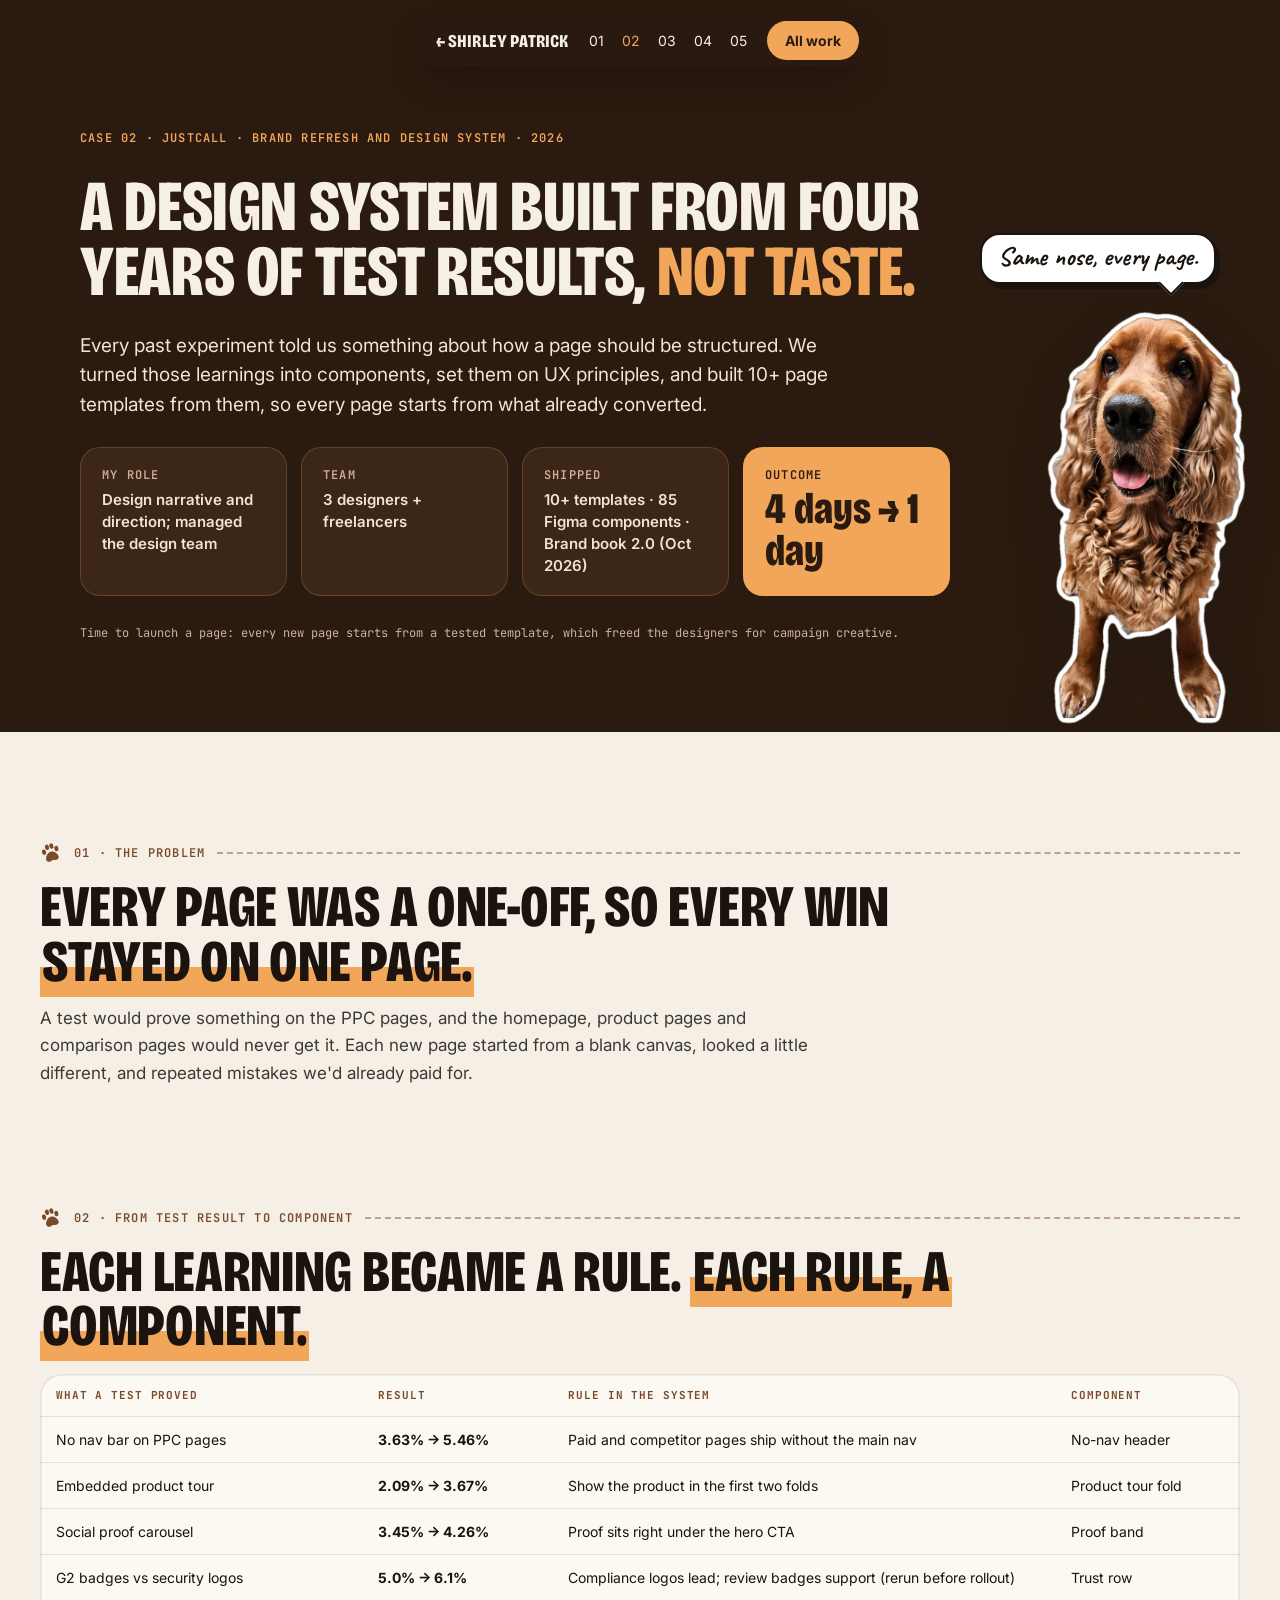
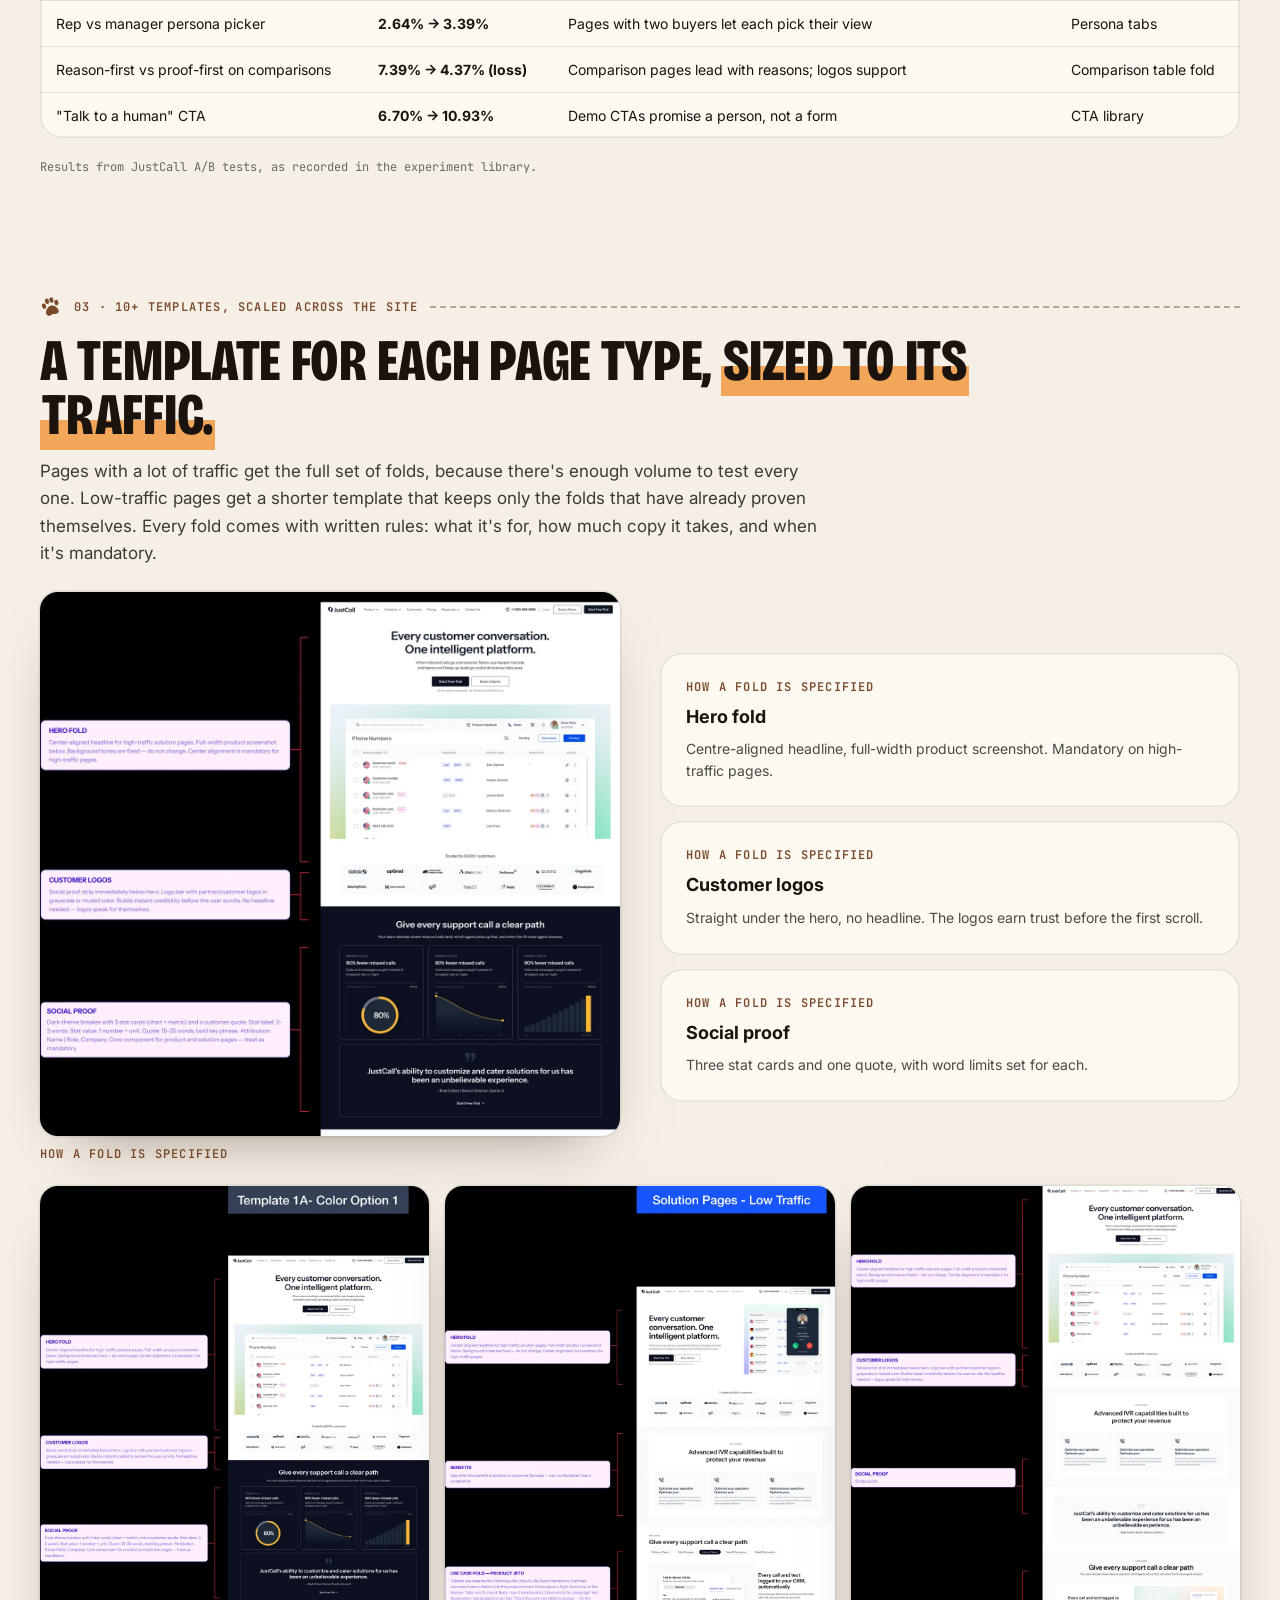
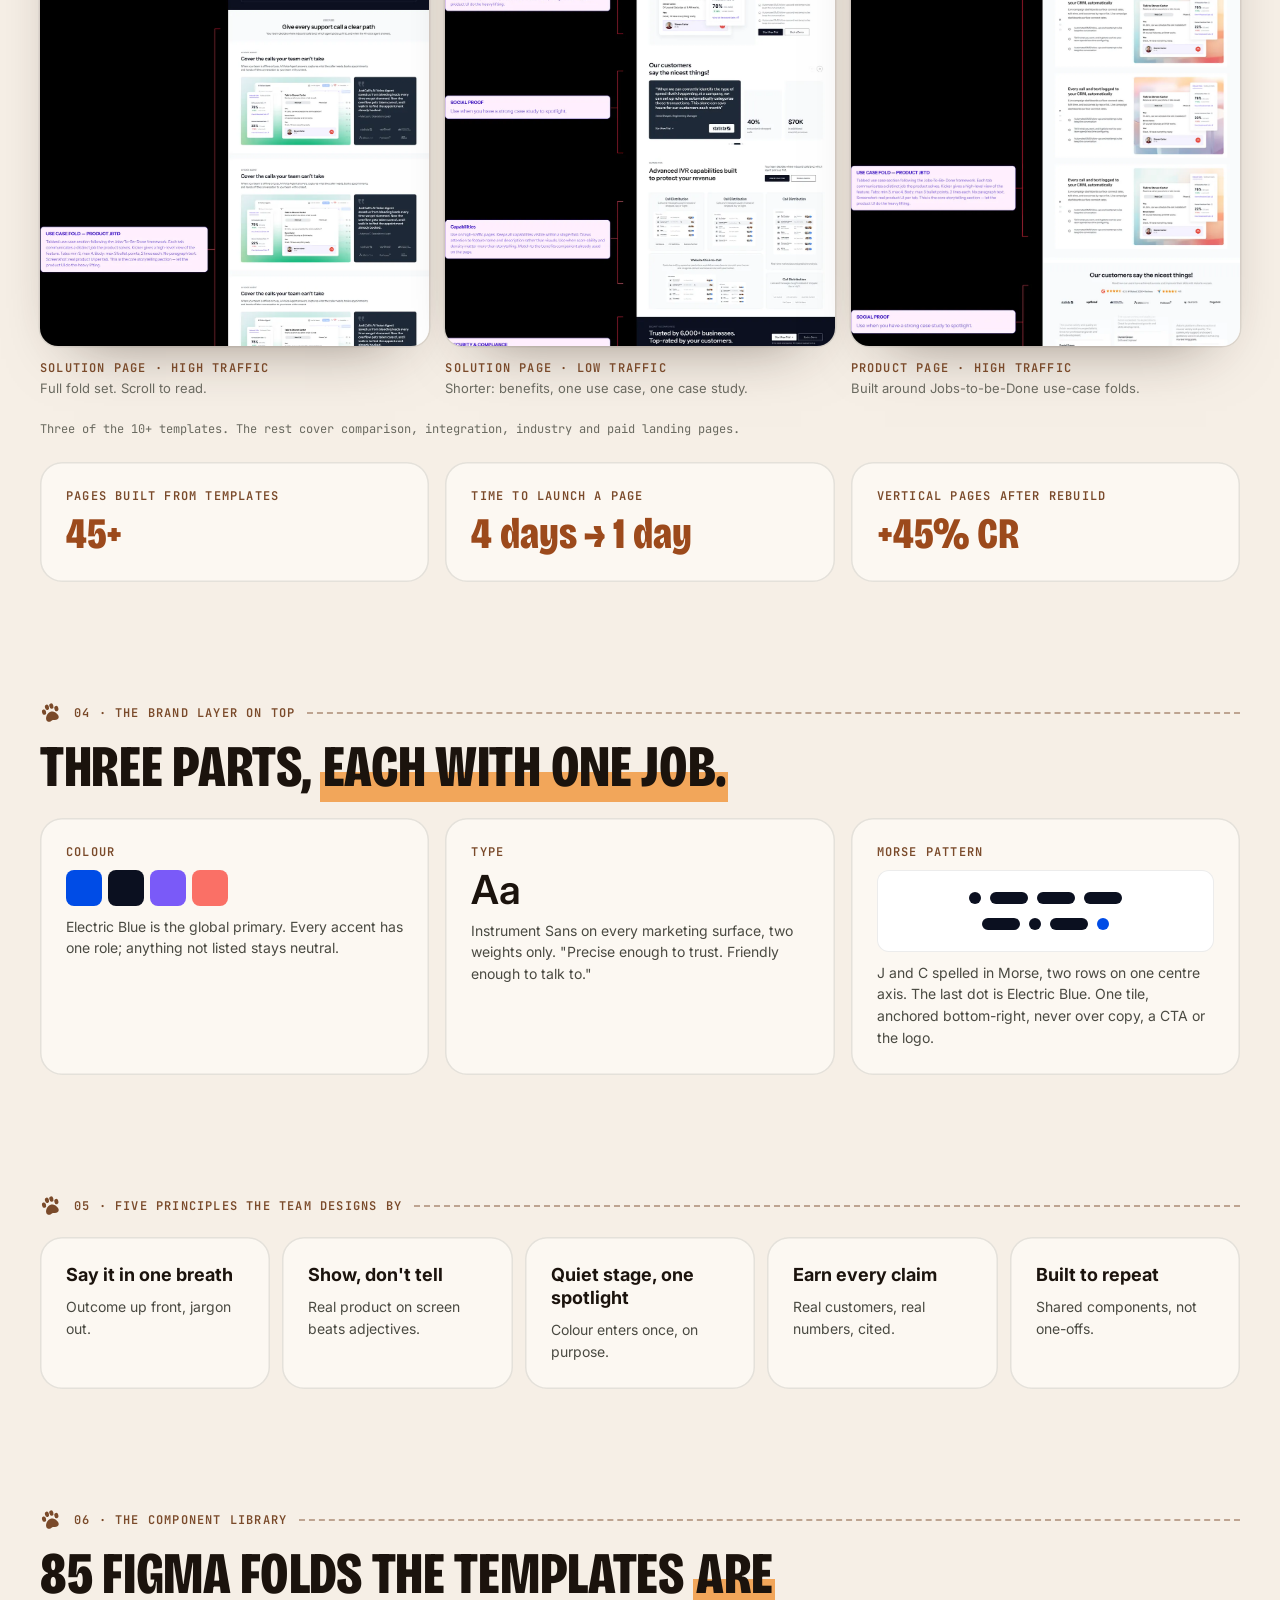
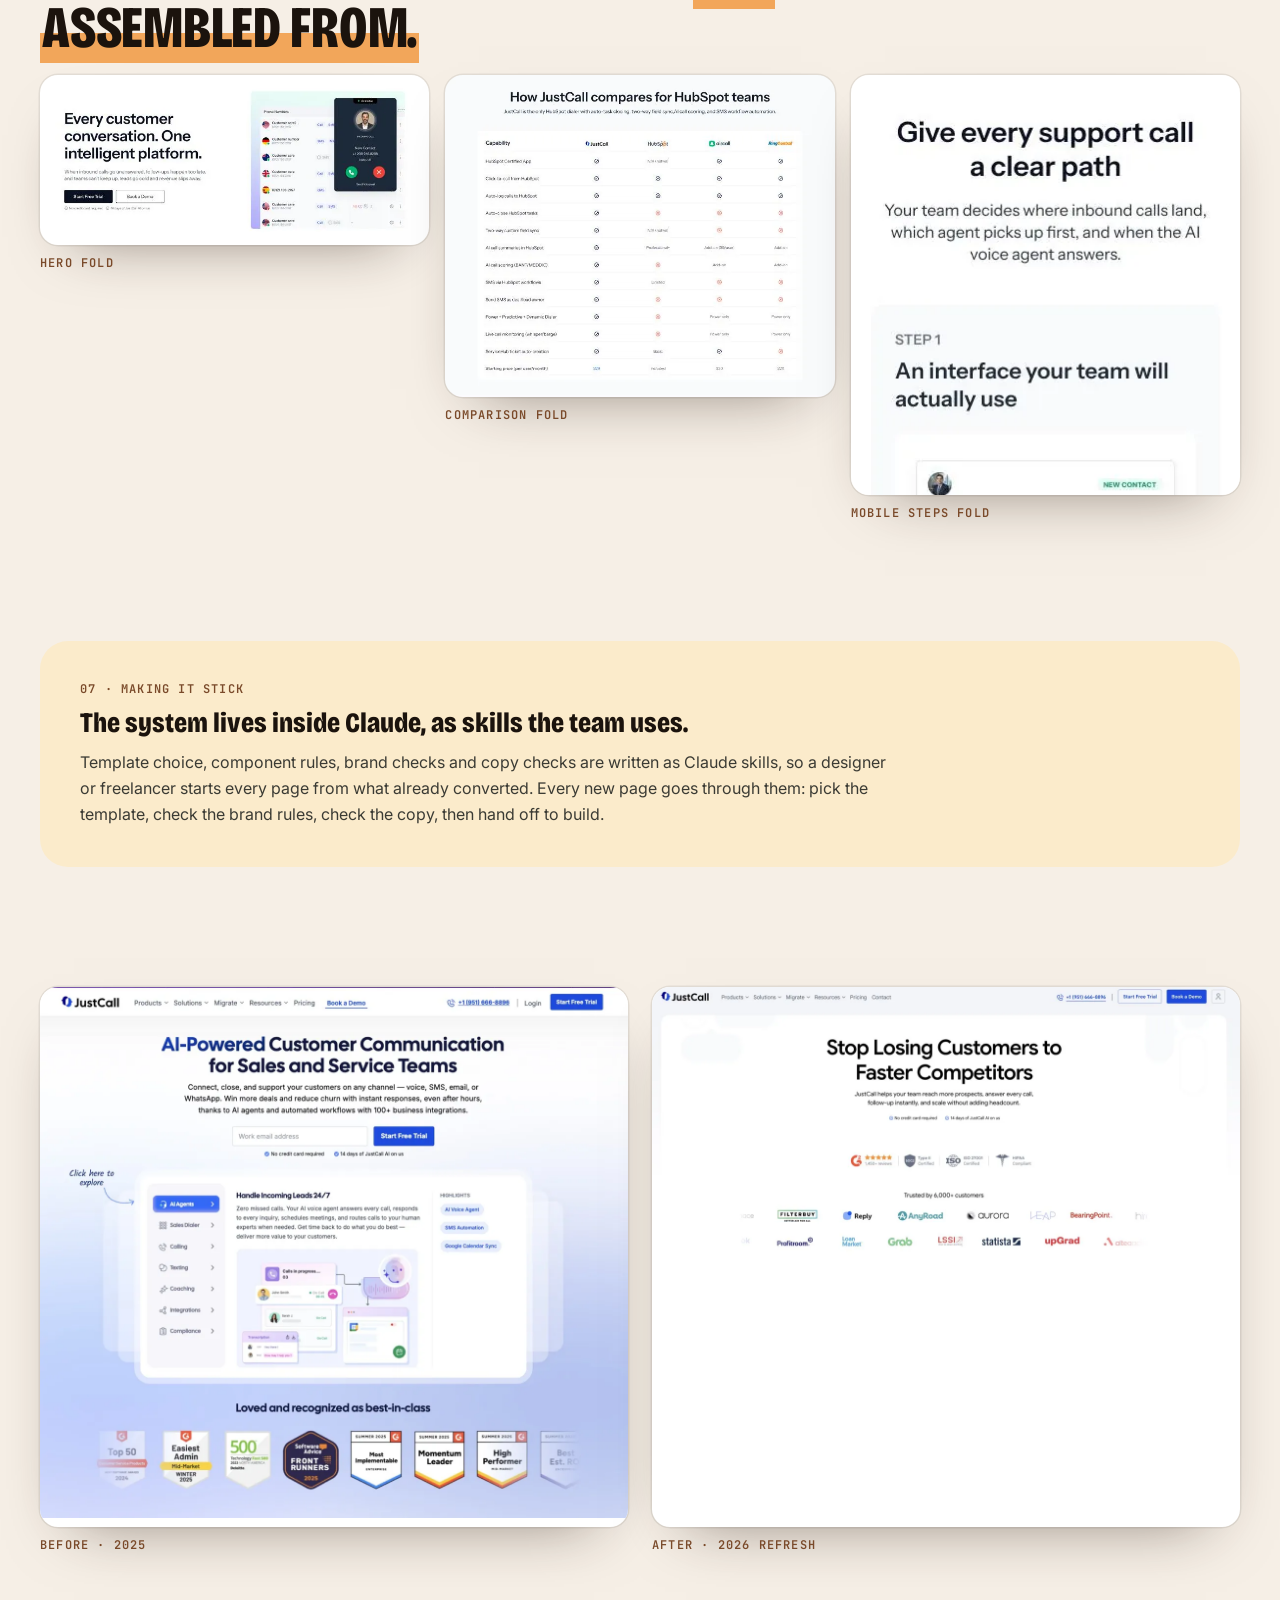
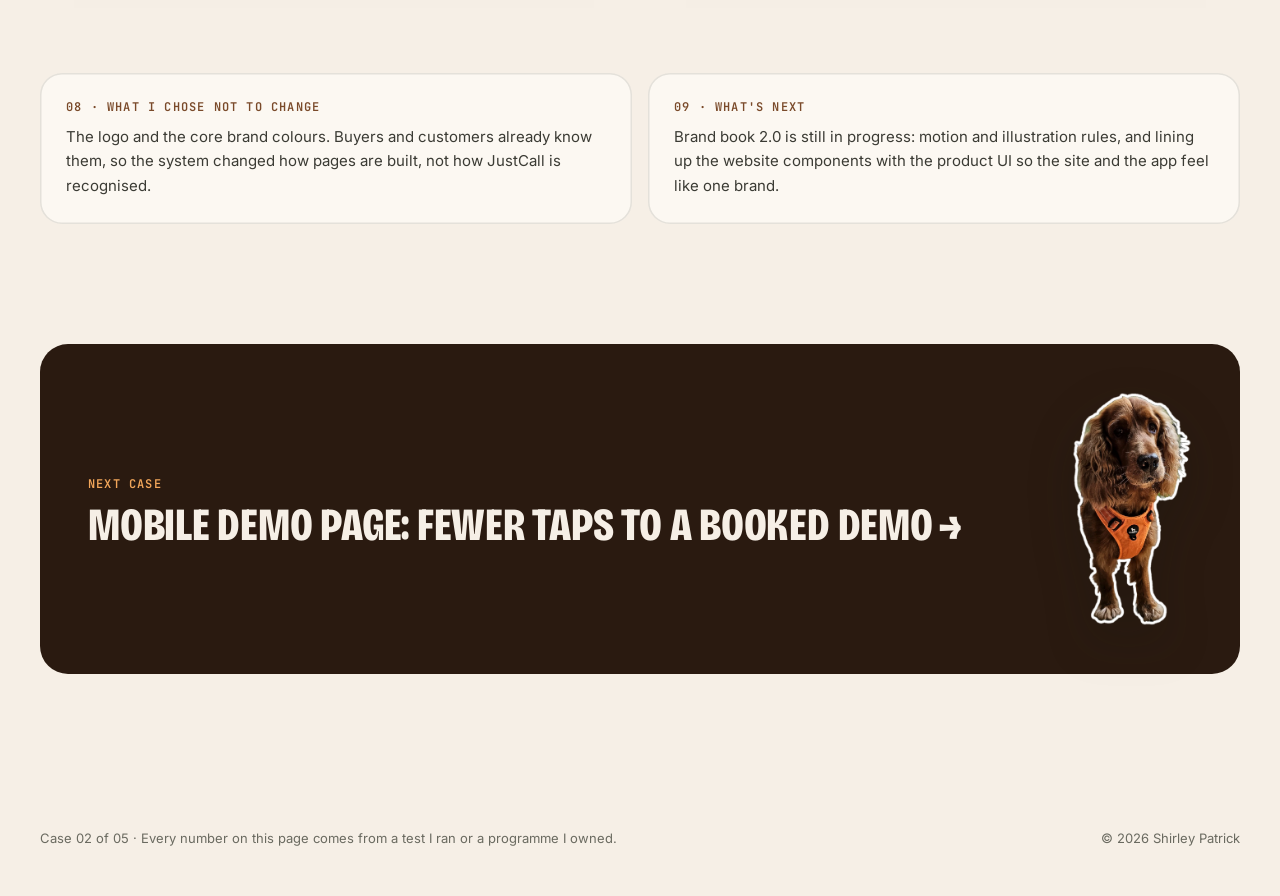
<file: cases/design-system/index.html>
<!doctype html>
<html lang="en">
<head>
<meta charset="utf-8">
<meta name="viewport" content="width=device-width, initial-scale=1">
<title>Case 02 · Design system from test results</title>
<meta name="description" content="Shirley Patrick · CRO & growth portfolio: case studies, the JustCall growth book, 39 experiments in full, and the CRO toolkit.">
<meta property="og:title" content="Case 02 · Design system from test results">
<meta property="og:description" content="Shirley Patrick · CRO & growth portfolio: case studies, the JustCall growth book, 39 experiments in full, and the CRO toolkit.">
<meta property="og:type" content="website">
<link rel="icon" href="data:image/svg+xml,%3Csvg xmlns=%22http://www.w3.org/2000/svg%22 viewBox=%220 0 24 24%22%3E%3Cg fill=%22%239C4A1C%22%3E%3Cellipse cx=%225%22 cy=%229%22 rx=%222.2%22 ry=%223%22/%3E%3Cellipse cx=%229.5%22 cy=%224.8%22 rx=%222.2%22 ry=%223%22/%3E%3Cellipse cx=%2214.5%22 cy=%224.8%22 rx=%222.2%22 ry=%223%22/%3E%3Cellipse cx=%2219%22 cy=%229%22 rx=%222.2%22 ry=%223%22/%3E%3Cpath d=%22M12 10.5c-3.6 0-7 4-7 7.2 0 2 1.6 3.1 3.4 3.1 1.4 0 2.3-.8 3.6-.8s2.2.8 3.6.8c1.8 0 3.4-1.1 3.4-3.1 0-3.2-3.4-7.2-7-7.2z%22/%3E%3C/g%3E%3C/svg%3E">
<link rel="preconnect" href="https://fonts.googleapis.com">
<link href="https://fonts.googleapis.com/css2?family=Bricolage+Grotesque:opsz,wdth,wght@12..96,75..100,200..800&amp;family=Inter:wght@400;500;600;700&amp;family=Caveat:wght@600;700&amp;family=JetBrains+Mono:wght@400;600&amp;display=swap" rel="stylesheet">
<style>
.pal-copper,:root{--bg:#F6EFE6;--bg2:#FCF8F2;--ink:#1B130D;--dk:#2A1A10;--dk2:#3B2618;--on-dk:#F2E3D2;--on-dk2:#CDB297;--acc:#F2A65A;--acc-ink:#9C4A1C;--y:#F5C76A;--y2:#FBEBCB;--or:#EE8E9D;--br:#7A4A2A;--win:#2F6B00;--loss:#B3361E}
.pal-nose{--bg:#F5F1EC;--bg2:#FBF8F4;--ink:#171210;--dk:#171210;--dk2:#271F1B;--on-dk:#EFE7E1;--on-dk2:#BFB3AB;--acc:#F59DB0;--acc-ink:#B0365A;--y:#F2A65A;--y2:#FBE5CC;--or:#D9844A;--br:#7A4A2A;--win:#2F6B00;--loss:#B3361E}
.pal-collar{--bg:#F4F1EC;--bg2:#FBF9F5;--ink:#13151D;--dk:#1C3FB0;--dk2:#2A4EC4;--on-dk:#E8EDFF;--on-dk2:#BFCBF5;--acc:#FFC27A;--acc-ink:#1C3FB0;--y:#FFD66B;--y2:#FFF1C9;--or:#EE8E9D;--br:#7A4A2A;--win:#2F6B00;--loss:#B3361E}
.pal-green{--bg:#F4F3EF;--bg2:#FBFAF7;--ink:#14140F;--dk:#013900;--dk2:#024A00;--on-dk:#D6E5C8;--on-dk2:#A9C29A;--acc:#B6FE00;--acc-ink:#3F7A00;--y:#FFDC13;--y2:#FFF7D6;--or:#FA8005;--br:#754402;--win:#2F6B00;--loss:#B84A00}
body{margin:0;background:var(--bg);color:var(--ink);font-family:Inter,system-ui,sans-serif;-webkit-font-smoothing:antialiased}
a{color:var(--ink);transition:color .2s}a:hover{color:var(--acc-ink)}
img{display:block;max-width:100%}
.w{max-width:1280px;margin:0 auto;padding:0 40px;box-sizing:border-box;width:100%}
.d{font-family:'Bricolage Grotesque',sans-serif;font-stretch:75%;font-weight:800;text-transform:uppercase;line-height:.86;letter-spacing:-.005em;margin:0}
.mono{font-family:'JetBrains Mono',ui-monospace,monospace;font-size:12px;letter-spacing:.08em;text-transform:uppercase;font-weight:600}
.hand{font-family:Caveat,cursive;font-weight:700}
.hl{background:linear-gradient(transparent 58%,var(--acc) 58%);-webkit-box-decoration-break:clone;box-decoration-break:clone;padding:0 .04em}
.stop{display:flex;align-items:center;gap:12px;font-family:'JetBrains Mono',ui-monospace,monospace;font-size:12px;letter-spacing:.1em;text-transform:uppercase;font-weight:600;color:var(--br)}
.stop svg{width:22px;height:22px;fill:currentColor;transform:rotate(-16deg);flex:0 0 22px}
.stop::after{content:"";flex:1;border-top:2px dashed currentColor;opacity:.45}
.bub{position:absolute;background:#FFFFFF;color:var(--ink);border:2px solid var(--ink);border-radius:20px;padding:9px 16px 11px;font-family:Caveat,cursive;font-weight:700;font-size:26px;line-height:1.02;box-shadow:4px 5px 0 var(--ink);z-index:6;width:max-content;max-width:250px}
.bub::after{content:"";position:absolute;width:16px;height:16px;background:#FFFFFF;border-right:2px solid var(--ink);border-bottom:2px solid var(--ink);bottom:-10px;left:34px;transform:rotate(45deg)}
.bub.r::after{left:auto;right:34px}
.stick{filter:drop-shadow(0 18px 22px rgba(20,20,15,.28));height:auto}
.btn{display:inline-flex;align-items:center;gap:10px;background:var(--dk);color:var(--acc);text-decoration:none;border-radius:999px;padding:17px 26px;font-weight:700;font-size:16px;border:2px solid var(--dk);transition:transform .2s,background .2s}
.btn:hover{transform:translateY(-2px);color:var(--acc)}
.btn.ghost{background:transparent;color:var(--dk)}
.btn.lime{background:var(--acc);color:var(--dk);border-color:var(--acc)}
.btn.lime:hover{color:var(--dk)}
.btn.out{background:transparent;color:var(--bg);border-color:var(--bg)}
.btn.out:hover{color:var(--bg)}
.sec{animation:rise .7s cubic-bezier(.2,.7,.2,1) both}
@keyframes rise{from{opacity:0;transform:translateY(28px)}to{opacity:1;transform:none}}
@supports (animation-timeline:view()){.sec{animation:rise linear both;animation-timeline:view();animation-range:entry 0% entry 30%}}

/* nav */
.nav{position:absolute;top:14px;left:50%;transform:translateX(-50%);display:flex;align-items:center;gap:20px;background:color-mix(in srgb,var(--dk) 94%,transparent);backdrop-filter:blur(10px);color:var(--bg);border-radius:999px;padding:7px 7px 7px 22px;white-space:nowrap;box-shadow:0 16px 40px -18px rgba(0,0,0,.6)}
.nav a{color:var(--bg);text-decoration:none;font-size:14px}
.nav a:hover{color:var(--acc)}
.nav .brand{font-family:'Bricolage Grotesque',sans-serif;font-stretch:75%;font-weight:800;text-transform:uppercase;font-size:18px;letter-spacing:.01em}
.navlinks{display:flex;gap:18px}
.avail{display:inline-flex;align-items:center;gap:8px;font-size:13px;color:var(--on-dk)}
.avail::before{content:"";width:8px;height:8px;border-radius:50%;background:var(--acc);box-shadow:0 0 0 4px color-mix(in srgb,var(--acc) 20%,transparent)}
.nav .resbtn{background:var(--acc);color:var(--dk);border-radius:999px;padding:11px 18px;font-weight:700}
.nav .resbtn:hover{color:var(--dk)}

.gsec{display:flex;flex-direction:column;gap:32px}
.dark-band{background:var(--dk);color:var(--bg);padding:100px 0}
.gh2{font-size:clamp(44px,5.2vw,84px);line-height:.9}
.glede{margin:0;font-size:20px;line-height:1.55;color:#3B3B34;max-width:760px}
.dark-band .glede{color:var(--on-dk)}
.gsrc{margin:0;font-size:12px;line-height:1.5;font-family:'JetBrains Mono',monospace;letter-spacing:.02em}
.gstats{display:grid;grid-template-columns:repeat(4,minmax(0,1fr));gap:16px}
.gst{display:flex;flex-direction:column;gap:10px;padding:24px;border-radius:22px;background:var(--bg2);box-shadow:inset 0 0 0 1.5px rgba(20,20,15,.1)}
.dark-band .gst{background:var(--dk2);box-shadow:inset 0 0 0 1px color-mix(in srgb,var(--acc) 25%,transparent)}
.gst-n{font-family:'Bricolage Grotesque',sans-serif;font-stretch:75%;font-weight:800;font-size:clamp(48px,4.4vw,72px);line-height:.85;color:var(--acc-ink)}
.dark-band .gst-n{color:var(--acc)}
.gst-t{font-size:15px;line-height:1.45}
.g2{display:grid;grid-template-columns:minmax(0,1.1fr) minmax(0,1fr);gap:40px;align-items:start}
.g3{display:grid;grid-template-columns:repeat(3,minmax(0,1fr));gap:16px}
.g4{display:grid;grid-template-columns:repeat(4,minmax(0,1fr));gap:16px}
.card{display:flex;flex-direction:column;gap:12px;padding:26px;border-radius:22px;background:var(--bg2);box-shadow:inset 0 0 0 1.5px rgba(20,20,15,.1)}
.dark-band .card{background:var(--dk2);box-shadow:inset 0 0 0 1px color-mix(in srgb,var(--acc) 25%,transparent)}
.card h3{margin:0;font-family:'Bricolage Grotesque',sans-serif;font-stretch:75%;font-weight:800;font-size:30px;line-height:.95;text-transform:uppercase}
.card p{margin:0;font-size:15px;line-height:1.55}
.kick{font-family:'JetBrains Mono',monospace;font-size:11px;letter-spacing:.1em;text-transform:uppercase;font-weight:600;color:var(--br)}
.dark-band .kick{color:var(--acc)}
.cm{display:flex;flex-direction:column;gap:10px;padding:24px 26px;border-radius:22px;background:var(--y2)}
.cm ul{margin:0;padding-left:18px;display:flex;flex-direction:column;gap:10px}
.cm li{font-size:16px;line-height:1.55;color:#2A2622}
.ich,.hch{margin:0;display:flex;flex-direction:column;gap:16px;padding:26px;border-radius:22px;background:#FFFFFF;box-shadow:inset 0 0 0 1.5px rgba(20,20,15,.1)}
.iplot{display:flex;gap:40px;align-items:flex-end;height:260px;padding-top:28px;border-bottom:1.5px solid rgba(20,20,15,.35)}
.ig{flex:1 1 0;display:flex;flex-direction:column;align-items:center;height:100%;position:relative}
.ipair{display:flex;gap:2px;align-items:flex-end;height:100%;width:100%;max-width:200px;justify-content:center}
.ib{position:relative;width:46%;max-width:70px;border-radius:4px 4px 0 0;transition:filter .2s}
.ib:hover{filter:brightness(1.12)}
.iv{position:absolute;top:-24px;left:50%;transform:translateX(-50%);font-family:'Bricolage Grotesque',sans-serif;font-stretch:75%;font-weight:800;font-size:20px;color:#1B130D;white-space:nowrap}
.il{position:absolute;bottom:-28px;font-size:13px;color:#3B3B34;white-space:nowrap}
.lg{display:flex;gap:18px;margin-top:40px;font-size:13px;color:#3B3B34}
.lg span{display:inline-flex;align-items:center;gap:8px}
.lg i{width:12px;height:12px;border-radius:3px;display:inline-block}
.hb{display:grid;grid-template-columns:minmax(0,190px) minmax(0,1fr) 84px;gap:14px;align-items:center}
.hb-l{font-size:14px;line-height:1.3;color:#3B3B34}
.hb-t{height:26px;background:#F1EDE6;border-radius:4px;overflow:hidden}
.hb-f{height:100%;border-radius:0 4px 4px 0}
.hb-v{font-family:'Bricolage Grotesque',sans-serif;font-stretch:75%;font-weight:800;font-size:22px;color:#1B130D;text-align:right}
.gtable{width:100%;border-collapse:collapse;font-size:14px;background:#FFFFFF;border-radius:18px;overflow:hidden;box-shadow:inset 0 0 0 1.5px rgba(20,20,15,.1)}
.gtable th{text-align:left;font-family:'JetBrains Mono',monospace;font-size:11px;letter-spacing:.08em;text-transform:uppercase;font-weight:600;color:var(--br);padding:14px 16px;border-bottom:1.5px solid rgba(20,20,15,.15);background:var(--bg2)}
.gtable td{padding:14px 16px;border-bottom:1px solid rgba(20,20,15,.08);vertical-align:top;line-height:1.5}
.gtable td.num{font-family:'Bricolage Grotesque',sans-serif;font-stretch:75%;font-weight:800;font-size:18px;white-space:nowrap}
.gtable tr:last-child td{border-bottom:0}
.tbox{overflow-x:auto;border-radius:18px}
.shotf{border-radius:18px;overflow:hidden;background:#FFFFFF;box-shadow:0 30px 60px -32px rgba(0,0,0,.5)}
.shotf img{width:100%;height:auto}
.screens{display:grid;grid-template-columns:repeat(4,minmax(0,1fr));gap:16px;align-items:start}
.screens figure{margin:0;display:flex;flex-direction:column;gap:10px}
.screens img{width:100%;height:auto;border-radius:18px;box-shadow:0 26px 50px -28px rgba(0,0,0,.45)}
.screens figcaption{font-size:13px;line-height:1.4;color:#3B3B34}
.cover{background:var(--dk);color:var(--bg);padding:150px 0 90px;position:relative;overflow:hidden}
.cover-dog{position:absolute;right:6%;bottom:-6px;width:min(26vw,320px)}
.cover-dog .bub{left:-150px;top:-40px}
.chap{display:flex;align-items:baseline;gap:18px;flex-wrap:wrap}
.chap .no{font-family:'Bricolage Grotesque',sans-serif;font-stretch:75%;font-weight:800;font-size:22px;color:var(--br)}
.closing{font-family:'Bricolage Grotesque',sans-serif;font-stretch:75%;font-weight:800;font-size:clamp(28px,2.6vw,40px);line-height:1.05;color:var(--acc-ink);max-width:900px}
.contact{background:var(--dk);color:var(--bg);position:relative;overflow:hidden;padding:120px 0 0}
.gfoot{display:flex;justify-content:space-between;gap:20px;flex-wrap:wrap;padding:26px 0 30px;border-top:1px solid color-mix(in srgb,var(--bg) 25%,transparent);color:var(--on-dk2);font-size:13px}
@media (max-width:1000px){
.gstats,.g4{grid-template-columns:repeat(2,minmax(0,1fr))}
.g2,.g3{grid-template-columns:minmax(0,1fr)}
.screens{grid-template-columns:repeat(2,minmax(0,1fr))}
}
@media (max-width:900px){
.w{padding:0 20px}
.navlinks{display:none}
.cover-dog{position:relative;right:auto;margin:40px 0 -90px auto;width:220px}
.cover-dog .bub{left:-120px;top:-30px;font-size:22px}
.hb{grid-template-columns:minmax(0,1fr) 72px}
.hb-l{grid-column:1 / -1}
.iplot{gap:20px}
}
@media (max-width:560px){
.gstats,.g4,.screens{grid-template-columns:minmax(0,1fr)}
}


.cw{max-width:1200px;margin:0 auto;padding:0 40px;box-sizing:border-box;width:100%}
.cmain{display:flex;flex-direction:column;gap:120px;padding:110px 0 0}
.lbl{font-family:'JetBrains Mono',ui-monospace,monospace;font-size:12px;letter-spacing:.1em;text-transform:uppercase;font-weight:600;color:var(--br)}
.stop .lbl{color:inherit}
.h2{font-family:'Bricolage Grotesque',sans-serif;font-stretch:75%;font-weight:800;text-transform:uppercase;font-size:clamp(40px,4.6vw,68px);line-height:.92;letter-spacing:-.005em;margin:0;max-width:960px}
.body{margin:0;font-size:17px;line-height:1.62;color:#3B3B34;max-width:780px}
.c{background:var(--bg2);border-radius:22px;padding:26px;box-sizing:border-box;box-shadow:inset 0 0 0 1.5px rgba(20,20,15,.1);display:flex;flex-direction:column;gap:10px}
.c .t{font-weight:700;font-size:18px;line-height:1.3}
.c .s{font-size:14px;line-height:1.55;color:#4A4A42}
.big{font-family:'Bricolage Grotesque',sans-serif;font-stretch:75%;font-weight:800;font-size:clamp(34px,3.4vw,48px);line-height:.95;color:var(--acc-ink)}
.grid{display:grid;gap:16px}
.g-auto{grid-template-columns:repeat(auto-fit,minmax(220px,1fr))}
.g-2{grid-template-columns:repeat(auto-fit,minmax(340px,1fr));gap:40px;align-items:start}
.g-3{grid-template-columns:repeat(auto-fit,minmax(280px,1fr))}
.pin{display:inline-flex;align-items:center;justify-content:center;width:30px;height:30px;border-radius:50%;background:var(--acc);color:var(--dk);font-size:13px;font-weight:800;flex:0 0 30px;font-family:'JetBrains Mono',monospace}
.pins{display:flex;flex-direction:column;gap:12px}
.pins>div{display:flex;gap:12px;align-items:flex-start;font-size:15px;line-height:1.5}
.ref{display:inline-flex;align-items:center;gap:6px;background:var(--bg2);color:var(--ink);border-radius:999px;padding:7px 13px;font-size:13px;font-weight:600;text-decoration:none;box-shadow:inset 0 0 0 1.5px rgba(20,20,15,.14);transition:background .2s}
a.ref:hover{background:var(--acc);color:var(--dk)}
.refs{display:flex;gap:8px;flex-wrap:wrap}
.tag{font-family:'JetBrains Mono',monospace;font-size:11px;font-weight:700;letter-spacing:.08em;padding:4px 10px;border-radius:999px;border:1.5px solid currentColor}
.tag.win{color:var(--win)}.tag.loss{color:var(--loss)}.tag.learn{color:var(--br)}
.shot{display:block;width:100%;border-radius:18px;background:#FFFFFF;box-shadow:0 26px 60px -34px rgba(42,26,16,.55),0 0 0 1.5px rgba(20,20,15,.08)}
.scroll{overflow-y:auto;border-radius:18px;background:#FFFFFF;box-shadow:0 26px 60px -34px rgba(42,26,16,.55),0 0 0 1.5px rgba(20,20,15,.08)}
.scroll img{display:block;width:100%}
figure{margin:0;display:flex;flex-direction:column;gap:10px}
.hyp{background:var(--y);border-radius:28px;padding:48px;display:flex;flex-direction:column;gap:18px}
.hyp .lbl{color:var(--dk)}
.hyp p{margin:0;font-family:'Bricolage Grotesque',sans-serif;font-stretch:87%;font-weight:600;font-size:clamp(22px,2.2vw,30px);line-height:1.28;color:var(--dk)}
.hyp u{text-decoration:none;background:linear-gradient(transparent 60%,rgba(255,255,255,.7) 60%)}
.hyp .ref{background:rgba(255,255,255,.55)}
.learn{background:var(--y2);border-radius:28px;padding:40px;display:flex;flex-direction:column;gap:12px}
.learn .t{font-family:'Bricolage Grotesque',sans-serif;font-stretch:80%;font-weight:800;font-size:28px;line-height:1.05}
.learn p{margin:0;font-size:16px;line-height:1.6;color:#3B3B34;max-width:820px}
.ccover{background:var(--dk);color:var(--bg);padding:130px 0 90px;position:relative;overflow:hidden}
.ccover .lbl{color:var(--acc)}
.ch1{font-size:clamp(48px,5.6vw,92px);line-height:.9;color:var(--bg);max-width:960px}
.facts{display:grid;grid-template-columns:repeat(auto-fit,minmax(190px,1fr));gap:14px}
.fact{background:var(--dk2);border-radius:20px;padding:20px 22px;display:flex;flex-direction:column;gap:6px;box-shadow:inset 0 0 0 1px color-mix(in srgb,var(--acc) 22%,transparent)}
.fact .lbl{color:var(--on-dk2)}
.fact div{font-weight:600;font-size:15px;line-height:1.45;color:var(--on-dk)}
.fact.hero{background:var(--acc)}
.fact.hero .lbl{color:var(--dk)}
.fact.hero .big{color:var(--dk)}
.fact.hero div{color:var(--dk)}
@media (min-width:901px){.ccover .facts,.ccover .csrc{max-width:calc(100% - 250px)}.ccover .ch1{max-width:calc(100% - 200px)}}
.csrc{margin:0;font-family:'JetBrains Mono',monospace;font-size:12px;line-height:1.5;color:#6A6A60}
.ccover .csrc{color:var(--on-dk2)}
.cdog{position:absolute;right:max(24px,calc((100vw - 1200px)/2 - 40px));bottom:0;width:min(17vw,230px);z-index:3}
.cdog img{width:100%;display:block}
.cdog .bub{top:-70px;right:40px}
.ctable{width:100%;min-width:760px;border-collapse:collapse;font-size:14px}
.ctable th{text-align:left;padding:14px 16px;font-family:'JetBrains Mono',monospace;font-size:11px;letter-spacing:.08em;text-transform:uppercase;color:var(--br)}
.ctable td{padding:14px 16px;border-top:1px solid rgba(20,20,15,.1);vertical-align:top}
.ctable td.n{font-weight:700;white-space:nowrap}
.next{display:flex;flex-wrap:nowrap;justify-content:space-between;gap:20px;align-items:center;padding:48px;border-radius:28px;background:var(--dk);color:var(--bg);text-decoration:none;transition:transform .3s}
.next:hover{transform:translateY(-4px);color:var(--bg)}
.next .lbl{color:var(--acc)}
.next .d{font-size:clamp(32px,3.6vw,54px);line-height:.92;color:var(--bg);display:block;margin-top:12px}
.next>span{flex:1 1 auto;min-width:0}.next img{width:120px;flex:0 0 120px}
@media (max-width:640px){.next{flex-wrap:wrap}.next img{width:90px;flex-basis:90px}}
.cfoot{display:flex;justify-content:space-between;flex-wrap:wrap;gap:12px;padding:36px 0 50px;font-size:13px;color:#6A6A60}
.navlinks a.on{color:var(--acc)}
.swatch{width:36px;height:36px;border-radius:8px;display:inline-block}
.morse{display:flex;flex-direction:column;align-items:center;gap:14px;padding:22px 10px;background:#FFFFFF;border-radius:12px;box-shadow:inset 0 0 0 1px rgba(20,20,15,.08)}
.morse .row{display:flex;gap:9px;align-items:center}
.morse i{display:inline-block;height:12px;border-radius:6px;background:#0B1020}
.morse i.dot{width:12px}.morse i.dash{width:38px}
.morse i.blue{background:#004CE6}
@media (max-width:900px){.cdog{display:none}.ccover{padding:110px 0 70px}.hyp,.learn,.next{padding:30px}}
@media (max-width:640px){.cw{padding:0 22px}.navlinks{display:none}}

@media (prefers-reduced-motion:reduce){*{animation:none !important;transition:none !important}}
</style>
</head>
<body>
<div id="site-root"><div class="sc-host"><div class="pal-copper" style="min-height: 100vh; display: flex; flex-direction: column; overflow-x: clip; background: var(--bg); color: var(--ink);"><header style="position: sticky; top: 0px; height: 0px; z-index: 50;"><div class="nav"><a href="/" class="brand">← Shirley Patrick</a><nav aria-label="Case studies" class="navlinks"><a href="/cases/ppc/">01</a><a href="/cases/design-system/" class="on">02</a><a href="/cases/mobile-demo/">03</a><a href="/cases/exit-intent/">04</a><a href="/cases/kissflow/">05</a></nav><a href="/" class="resbtn">All work</a></div></header><section class="ccover" aria-label="Case header"><div class="cw" style="display: flex; flex-direction: column; gap: 28px; position: relative; z-index: 2;"><span class="lbl">Case 02 · JustCall · Brand refresh and design system · 2026</span><h1 class="d ch1">A design system built from four years of test results, <span style="color: var(--acc);">not taste.</span></h1><p style="margin: 0px; font-size: 19px; line-height: 1.55; color: var(--on-dk); max-width: 760px;">Every past experiment told us something about how a page should be structured. We turned those learnings into components, set them on UX principles, and built 10+ page templates from them, so every page starts from what already converted.</p><div class="facts"><div class="fact"><span class="lbl">My role</span><div>Design narrative and direction; managed the design team</div></div><div class="fact"><span class="lbl">Team</span><div>3 designers + freelancers</div></div><div class="fact"><span class="lbl">Shipped</span><div>10+ templates · 85 Figma components · Brand book 2.0 (Oct 2026)</div></div><div class="fact hero"><span class="lbl">Outcome</span><span class="big">4 days → 1 day</span></div></div><p class="csrc">Time to launch a page: every new page starts from a tested template, which freed the designers for campaign creative.</p></div><div class="cdog"><div class="bub r">Same nose, every page.</div><img class="stick" src="/assets/img/bruno-happy-sticker.webp" alt="Bruno sitting, tongue out"></div></section><main class="cw cmain"><section aria-label="The problem" style="display: flex; flex-direction: column; gap: 16px;"><span class="stop"><svg viewBox="0 0 24 24" aria-hidden="true"><ellipse cx="5" cy="9" rx="2.2" ry="3"></ellipse><ellipse cx="9.5" cy="4.8" rx="2.2" ry="3"></ellipse><ellipse cx="14.5" cy="4.8" rx="2.2" ry="3"></ellipse><ellipse cx="19" cy="9" rx="2.2" ry="3"></ellipse><path d="M12 10.5c-3.6 0-7 4-7 7.2 0 2 1.6 3.1 3.4 3.1 1.4 0 2.3-.8 3.6-.8s2.2.8 3.6.8c1.8 0 3.4-1.1 3.4-3.1 0-3.2-3.4-7.2-7-7.2z"></path></svg><span class="lbl">01 · The problem</span></span><h2 class="h2">Every page was a one-off, so every win <span class="hl">stayed on one page.</span></h2><p class="body">A test would prove something on the PPC pages, and the homepage, product pages and comparison pages would never get it. Each new page started from a blank canvas, looked a little different, and repeated mistakes we'd already paid for.</p></section><section aria-label="From test result to component" style="display: flex; flex-direction: column; gap: 20px;"><div style="display: flex; flex-direction: column; gap: 16px;"><span class="stop"><svg viewBox="0 0 24 24" aria-hidden="true"><ellipse cx="5" cy="9" rx="2.2" ry="3"></ellipse><ellipse cx="9.5" cy="4.8" rx="2.2" ry="3"></ellipse><ellipse cx="14.5" cy="4.8" rx="2.2" ry="3"></ellipse><ellipse cx="19" cy="9" rx="2.2" ry="3"></ellipse><path d="M12 10.5c-3.6 0-7 4-7 7.2 0 2 1.6 3.1 3.4 3.1 1.4 0 2.3-.8 3.6-.8s2.2.8 3.6.8c1.8 0 3.4-1.1 3.4-3.1 0-3.2-3.4-7.2-7-7.2z"></path></svg><span class="lbl">02 · From test result to component</span></span><h2 class="h2">Each learning became a rule. <span class="hl">Each rule, a component.</span></h2></div><div style="overflow-x: auto; border-radius: 22px; background: var(--bg2); box-shadow: rgba(20, 20, 15, 0.1) 0px 0px 0px 1.5px inset;"><table class="ctable"><thead><tr><th>What a test proved</th><th>Result</th><th>Rule in the system</th><th>Component</th></tr></thead><tbody><tr><td>No nav bar on PPC pages</td><td class="n">3.63% → 5.46%</td><td>Paid and competitor pages ship without the main nav</td><td>No-nav header</td></tr><tr><td>Embedded product tour</td><td class="n">2.09% → 3.67%</td><td>Show the product in the first two folds</td><td>Product tour fold</td></tr><tr><td>Social proof carousel</td><td class="n">3.45% → 4.26%</td><td>Proof sits right under the hero CTA</td><td>Proof band</td></tr><tr><td>G2 badges vs security logos</td><td class="n">5.0% → 6.1%</td><td>Compliance logos lead; review badges support (rerun before rollout)</td><td>Trust row</td></tr><tr><td>Rep vs manager persona picker</td><td class="n">2.64% → 3.39%</td><td>Pages with two buyers let each pick their view</td><td>Persona tabs</td></tr><tr><td>Reason-first vs proof-first on comparisons</td><td class="n">7.39% → 4.37% (loss)</td><td>Comparison pages lead with reasons; logos support</td><td>Comparison table fold</td></tr><tr><td>"Talk to a human" CTA</td><td class="n">6.70% → 10.93%</td><td>Demo CTAs promise a person, not a form</td><td>CTA library</td></tr></tbody></table></div><p class="csrc">Results from JustCall A/B tests, as recorded in the experiment library.</p></section><section aria-label="Templates" style="display: flex; flex-direction: column; gap: 24px;"><div style="display: flex; flex-direction: column; gap: 16px;"><span class="stop"><svg viewBox="0 0 24 24" aria-hidden="true"><ellipse cx="5" cy="9" rx="2.2" ry="3"></ellipse><ellipse cx="9.5" cy="4.8" rx="2.2" ry="3"></ellipse><ellipse cx="14.5" cy="4.8" rx="2.2" ry="3"></ellipse><ellipse cx="19" cy="9" rx="2.2" ry="3"></ellipse><path d="M12 10.5c-3.6 0-7 4-7 7.2 0 2 1.6 3.1 3.4 3.1 1.4 0 2.3-.8 3.6-.8s2.2.8 3.6.8c1.8 0 3.4-1.1 3.4-3.1 0-3.2-3.4-7.2-7-7.2z"></path></svg><span class="lbl">03 · 10+ templates, scaled across the site</span></span><h2 class="h2">A template for each page type, <span class="hl">sized to its traffic.</span></h2><p class="body">Pages with a lot of traffic get the full set of folds, because there's enough volume to test every one. Low-traffic pages get a shorter template that keeps only the folds that have already proven themselves. Every fold comes with written rules: what it's for, how much copy it takes, and when it's mandatory.</p></div><div class="grid g-2" style="align-items: center;"><figure><img class="shot" src="/assets/img/tpl-spec-detail.webp" alt="Template spec detail: hero, customer logos and social proof folds, each with its written rule"><figcaption class="lbl">How a fold is specified</figcaption></figure><div style="display: flex; flex-direction: column; gap: 14px;"><div class="c"><span class="lbl">How a fold is specified</span><div class="t">Hero fold</div><div class="s">Centre-aligned headline, full-width product screenshot. Mandatory on high-traffic pages.</div></div><div class="c"><span class="lbl">How a fold is specified</span><div class="t">Customer logos</div><div class="s">Straight under the hero, no headline. The logos earn trust before the first scroll.</div></div><div class="c"><span class="lbl">How a fold is specified</span><div class="t">Social proof</div><div class="s">Three stat cards and one quote, with word limits set for each.</div></div></div></div><div class="grid g-3" style="align-items: start;"><figure><div class="scroll" style="height: 760px;"><img src="/assets/img/tpl-solution-high.webp" alt="Solution page template for high-traffic pages, annotated fold by fold"></div><figcaption><span class="lbl">Solution page · high traffic</span><div class="s" style="font-size: 13px; color: rgb(106, 106, 96); margin-top: 4px;">Full fold set. Scroll to read.</div></figcaption></figure><figure><div class="scroll" style="height: 760px;"><img src="/assets/img/tpl-solution-low.webp" alt="Solution page template for low-traffic pages, annotated fold by fold"></div><figcaption><span class="lbl">Solution page · low traffic</span><div class="s" style="font-size: 13px; color: rgb(106, 106, 96); margin-top: 4px;">Shorter: benefits, one use case, one case study.</div></figcaption></figure><figure><div class="scroll" style="height: 760px;"><img src="/assets/img/tpl-product-high.webp" alt="Product page template for high-traffic pages, annotated fold by fold"></div><figcaption><span class="lbl">Product page · high traffic</span><div class="s" style="font-size: 13px; color: rgb(106, 106, 96); margin-top: 4px;">Built around Jobs-to-be-Done use-case folds.</div></figcaption></figure></div><p class="csrc">Three of the 10+ templates. The rest cover comparison, integration, industry and paid landing pages.</p><div class="grid g-auto"><div class="c"><span class="lbl">Pages built from templates</span><span class="big">45+</span></div><div class="c"><span class="lbl">Time to launch a page</span><span class="big">4 days → 1 day</span></div><div class="c"><span class="lbl">Vertical pages after rebuild</span><span class="big">+45% CR</span></div></div></section><section aria-label="Brand layer" style="display: flex; flex-direction: column; gap: 24px;"><div style="display: flex; flex-direction: column; gap: 16px;"><span class="stop"><svg viewBox="0 0 24 24" aria-hidden="true"><ellipse cx="5" cy="9" rx="2.2" ry="3"></ellipse><ellipse cx="9.5" cy="4.8" rx="2.2" ry="3"></ellipse><ellipse cx="14.5" cy="4.8" rx="2.2" ry="3"></ellipse><ellipse cx="19" cy="9" rx="2.2" ry="3"></ellipse><path d="M12 10.5c-3.6 0-7 4-7 7.2 0 2 1.6 3.1 3.4 3.1 1.4 0 2.3-.8 3.6-.8s2.2.8 3.6.8c1.8 0 3.4-1.1 3.4-3.1 0-3.2-3.4-7.2-7-7.2z"></path></svg><span class="lbl">04 · The brand layer on top</span></span><h2 class="h2">Three parts, <span class="hl">each with one job.</span></h2></div><div class="grid g-3"><div class="c"><span class="lbl">Colour</span><div style="display: flex; gap: 6px;"><span class="swatch" style="background: rgb(0, 76, 230);"></span><span class="swatch" style="background: rgb(11, 16, 32);"></span><span class="swatch" style="background: rgb(122, 90, 248);"></span><span class="swatch" style="background: rgb(250, 112, 102);"></span></div><div class="s">Electric Blue is the global primary. Every accent has one role; anything not listed stays neutral.</div></div><div class="c"><span class="lbl">Type</span><div style="font-size: 40px; font-weight: 600; line-height: 1;">Aa</div><div class="s">Instrument Sans on every marketing surface, two weights only. "Precise enough to trust. Friendly enough to talk to."</div></div><div class="c"><span class="lbl">Morse pattern</span><div class="morse" role="img" aria-label="J and C in Morse on one centre axis, the final dot in Electric Blue"><div class="row"><i class="dot"></i><i class="dash"></i><i class="dash"></i><i class="dash"></i></div><div class="row"><i class="dash"></i><i class="dot"></i><i class="dash"></i><i class="dot blue"></i></div></div><div class="s">J and C spelled in Morse, two rows on one centre axis. The last dot is Electric Blue. One tile, anchored bottom-right, never over copy, a CTA or the logo.</div></div></div></section><section aria-label="Principles" style="display: flex; flex-direction: column; gap: 20px;"><span class="stop"><svg viewBox="0 0 24 24" aria-hidden="true"><ellipse cx="5" cy="9" rx="2.2" ry="3"></ellipse><ellipse cx="9.5" cy="4.8" rx="2.2" ry="3"></ellipse><ellipse cx="14.5" cy="4.8" rx="2.2" ry="3"></ellipse><ellipse cx="19" cy="9" rx="2.2" ry="3"></ellipse><path d="M12 10.5c-3.6 0-7 4-7 7.2 0 2 1.6 3.1 3.4 3.1 1.4 0 2.3-.8 3.6-.8s2.2.8 3.6.8c1.8 0 3.4-1.1 3.4-3.1 0-3.2-3.4-7.2-7-7.2z"></path></svg><span class="lbl">05 · Five principles the team designs by</span></span><div class="grid" style="grid-template-columns: repeat(auto-fit, minmax(200px, 1fr)); gap: 12px;"><div class="c"><div class="t">Say it in one breath</div><div class="s">Outcome up front, jargon out.</div></div><div class="c"><div class="t">Show, don't tell</div><div class="s">Real product on screen beats adjectives.</div></div><div class="c"><div class="t">Quiet stage, one spotlight</div><div class="s">Colour enters once, on purpose.</div></div><div class="c"><div class="t">Earn every claim</div><div class="s">Real customers, real numbers, cited.</div></div><div class="c"><div class="t">Built to repeat</div><div class="s">Shared components, not one-offs.</div></div></div></section><section aria-label="Component library" style="display: flex; flex-direction: column; gap: 20px;"><div style="display: flex; flex-direction: column; gap: 16px;"><span class="stop"><svg viewBox="0 0 24 24" aria-hidden="true"><ellipse cx="5" cy="9" rx="2.2" ry="3"></ellipse><ellipse cx="9.5" cy="4.8" rx="2.2" ry="3"></ellipse><ellipse cx="14.5" cy="4.8" rx="2.2" ry="3"></ellipse><ellipse cx="19" cy="9" rx="2.2" ry="3"></ellipse><path d="M12 10.5c-3.6 0-7 4-7 7.2 0 2 1.6 3.1 3.4 3.1 1.4 0 2.3-.8 3.6-.8s2.2.8 3.6.8c1.8 0 3.4-1.1 3.4-3.1 0-3.2-3.4-7.2-7-7.2z"></path></svg><span class="lbl">06 · The component library</span></span><h2 class="h2">85 Figma folds the templates <span class="hl">are assembled from.</span></h2></div><div class="grid g-3" style="align-items: start;"><figure><img class="shot" src="/assets/img/fold-hero.webp" alt="Hero fold: Every customer conversation. One intelligent platform."><figcaption class="lbl">Hero fold</figcaption></figure><figure><img class="shot" src="/assets/img/fold-compare.webp" alt="Comparison table fold: How JustCall compares for HubSpot teams"><figcaption class="lbl">Comparison fold</figcaption></figure><figure><div class="scroll" style="max-height: 420px;"><img src="/assets/img/fold-steps-mobile.webp" alt="Mobile steps fold: Give every support call a clear path"></div><figcaption class="lbl">Mobile steps fold</figcaption></figure></div></section><section class="learn" aria-label="Making it stick"><span class="lbl">07 · Making it stick</span><div class="t">The system lives inside Claude, as skills the team uses.</div><p>Template choice, component rules, brand checks and copy checks are written as Claude skills, so a designer or freelancer starts every page from what already converted. Every new page goes through them: pick the template, check the brand rules, check the copy, then hand off to build.</p></section><section class="grid g-2" aria-label="Before and after" style="gap: 24px;"><figure><div class="scroll" style="height: 540px;"><img src="/assets/img/home-2025-full.webp" alt="JustCall homepage, 2025"></div><figcaption class="lbl">Before · 2025</figcaption></figure><figure><div class="scroll" style="height: 540px;"><img src="/assets/img/home-2026-full.webp" alt="JustCall homepage, 2026"></div><figcaption class="lbl">After · 2026 refresh</figcaption></figure></section><section class="grid g-3" aria-label="Judgement"><div class="c"><span class="lbl">08 · What I chose not to change</span><p class="body" style="font-size: 15px;">The logo and the core brand colours. Buyers and customers already know them, so the system changed how pages are built, not how JustCall is recognised.</p></div><div class="c"><span class="lbl">09 · What's next</span><p class="body" style="font-size: 15px;">Brand book 2.0 is still in progress: motion and illustration rules, and lining up the website components with the product UI so the site and the app feel like one brand.</p></div></section><a href="/cases/mobile-demo/" class="next"><span><span class="lbl">Next case</span><span class="d">Mobile demo page: fewer taps to a booked demo →</span></span><img class="stick" src="/assets/img/bruno-walk-sticker.webp" alt=""></a><footer class="cfoot"><span>Case 02 of 05 · Every number on this page comes from a test I ran or a programme I owned.</span><span>© 2026 Shirley Patrick</span></footer></main></div></div></div>

</body>
</html>
</file>
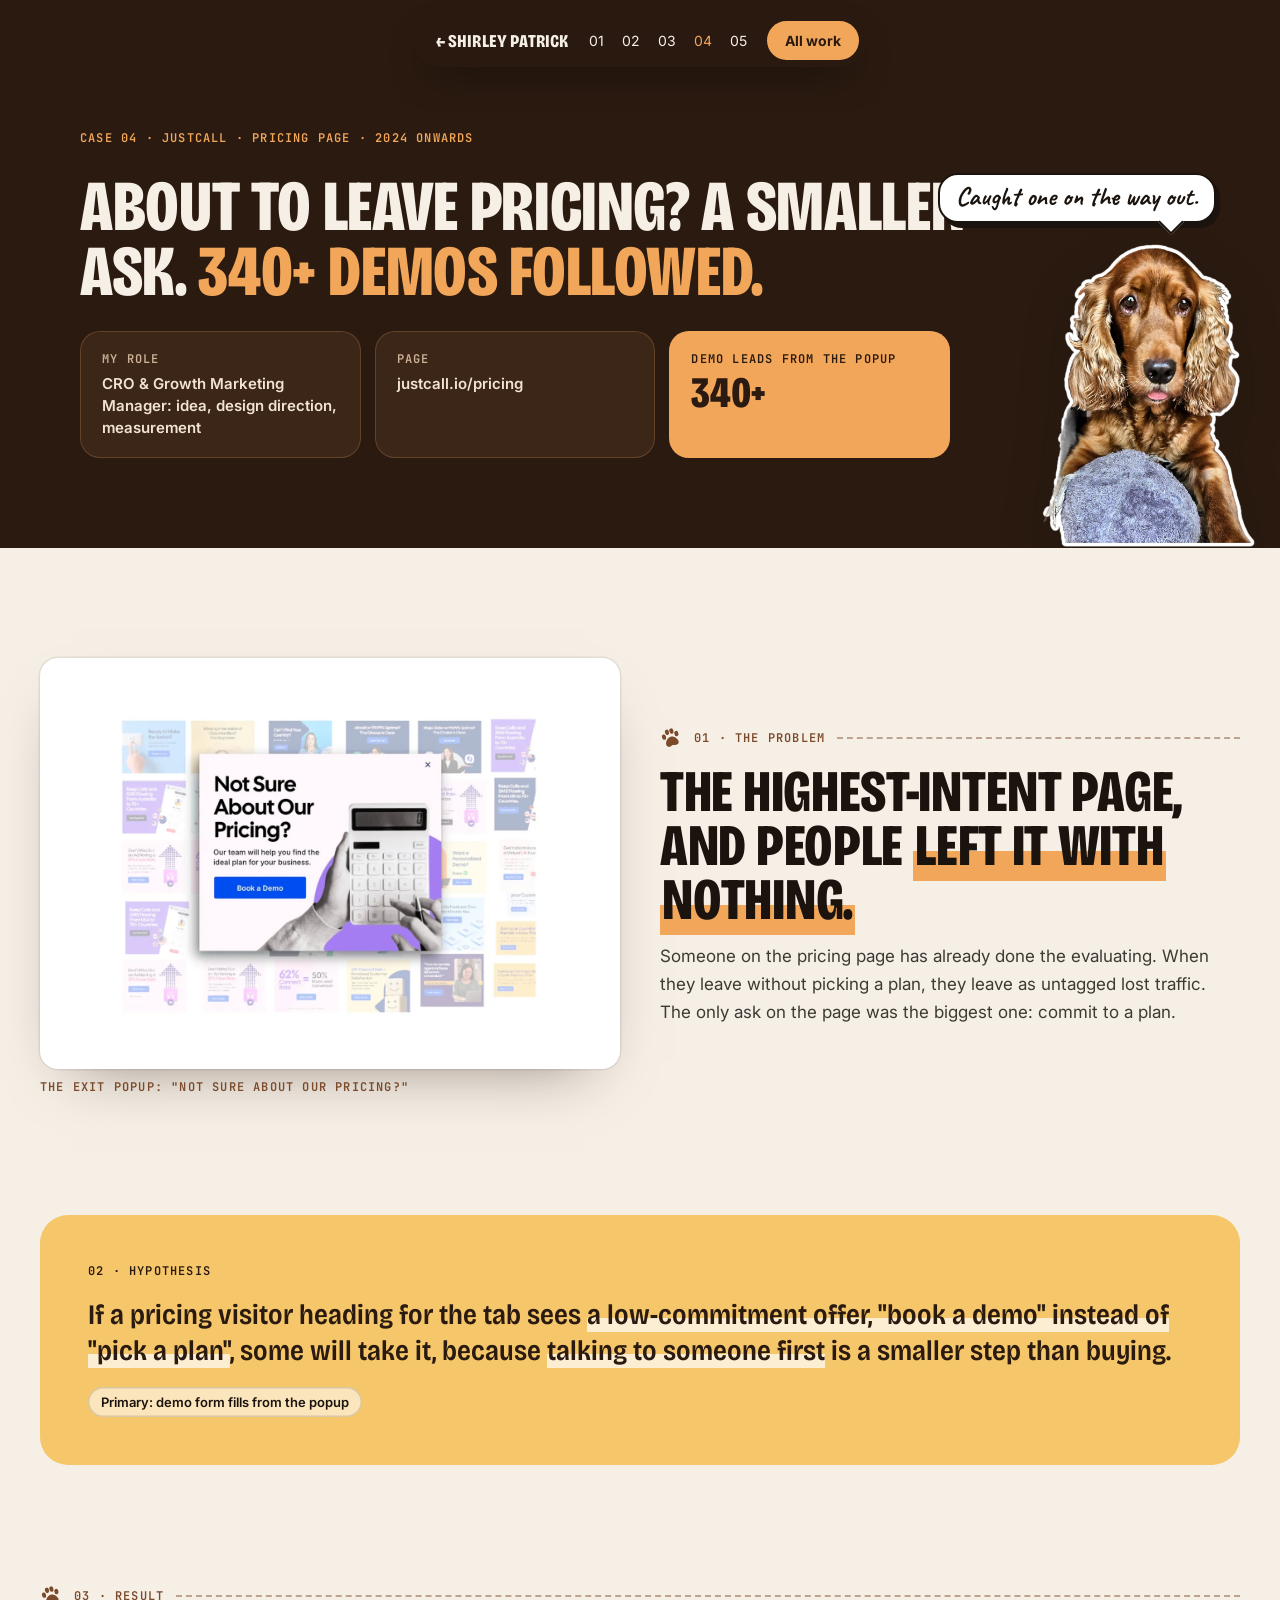
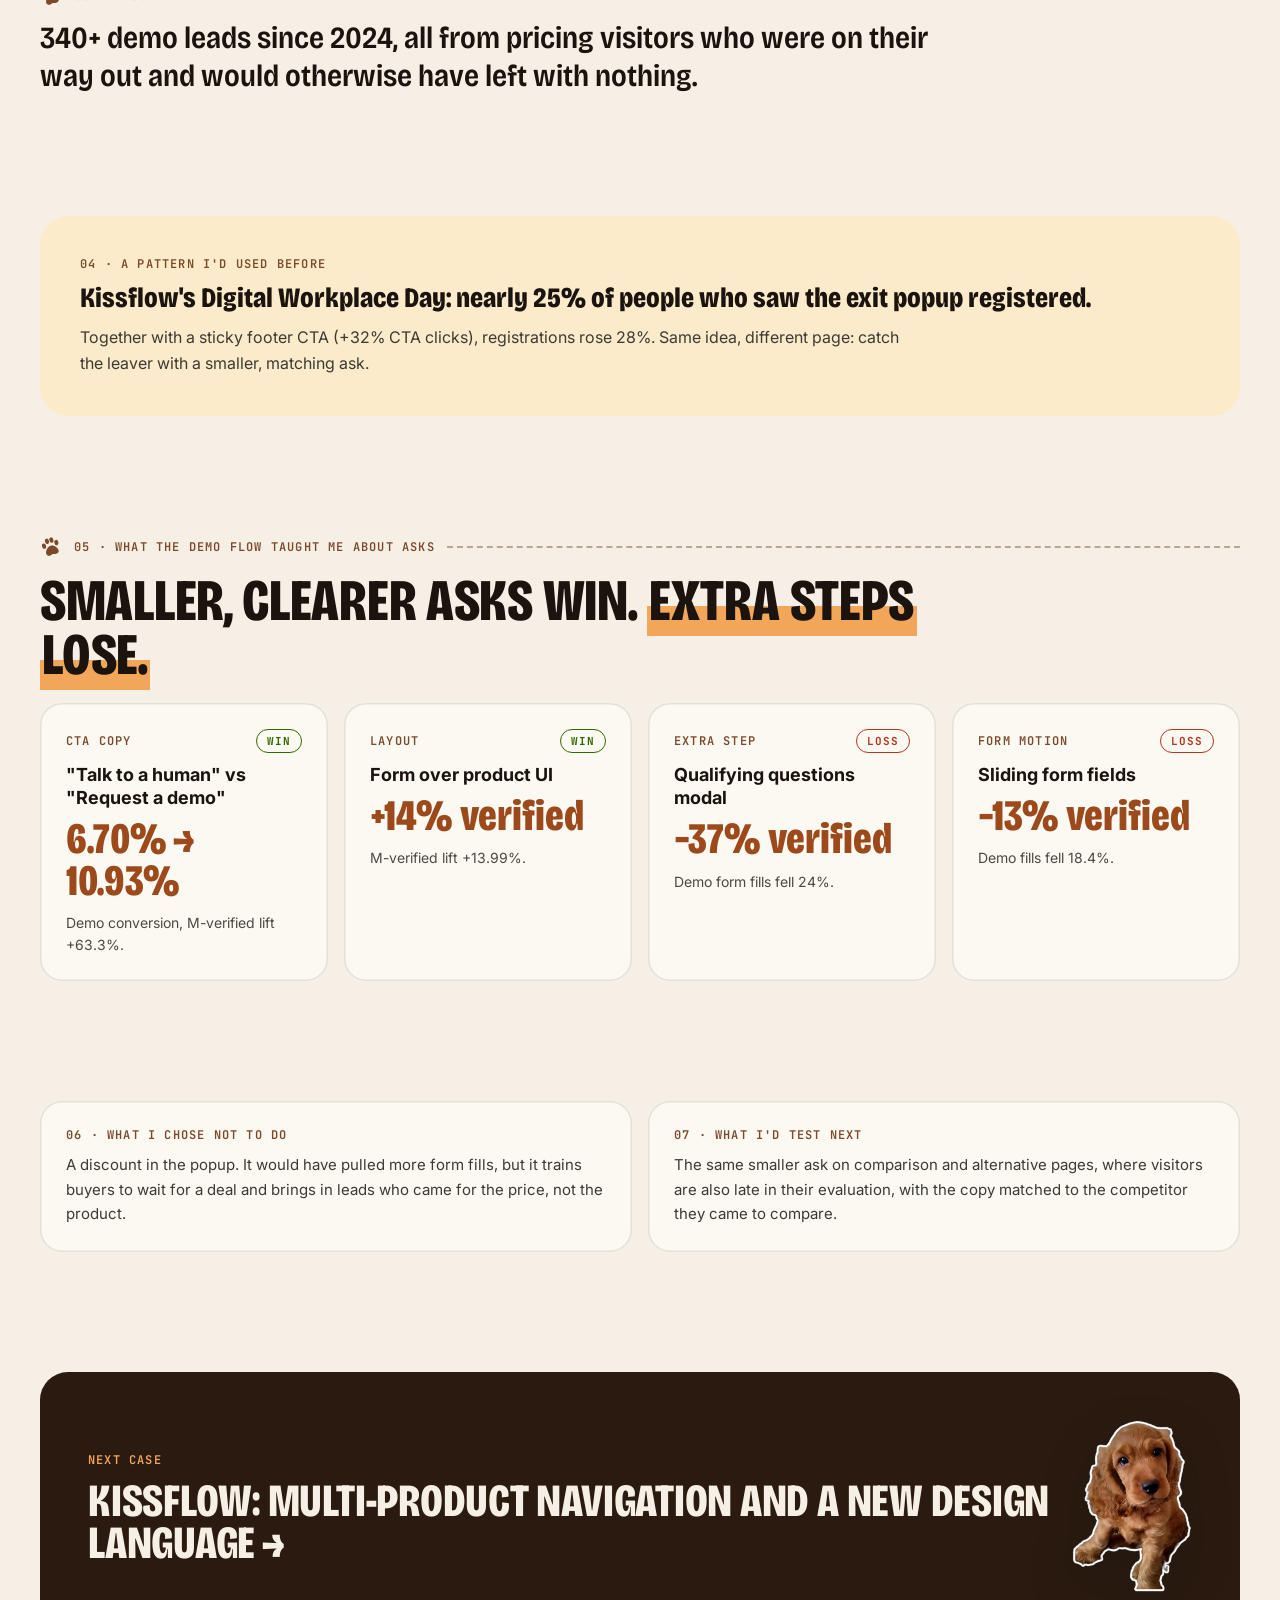
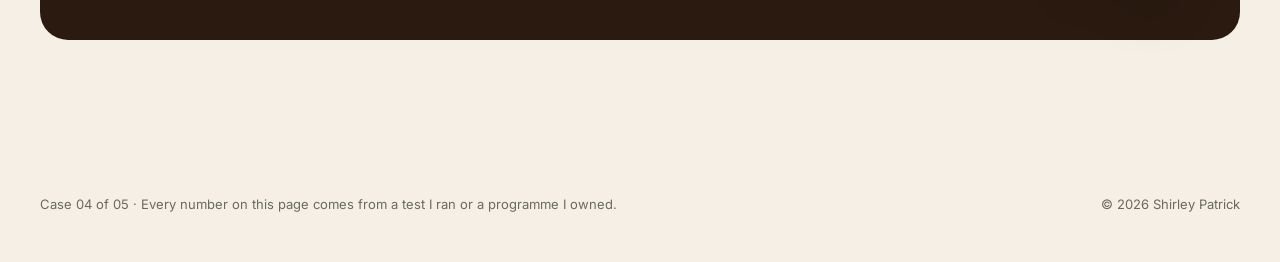
<file: cases/exit-intent/index.html>
<!doctype html>
<html lang="en">
<head>
<meta charset="utf-8">
<meta name="viewport" content="width=device-width, initial-scale=1">
<title>Case 04 · Exit-intent popup</title>
<meta name="description" content="Shirley Patrick · CRO & growth portfolio: case studies, the JustCall growth book, 39 experiments in full, and the CRO toolkit.">
<meta property="og:title" content="Case 04 · Exit-intent popup">
<meta property="og:description" content="Shirley Patrick · CRO & growth portfolio: case studies, the JustCall growth book, 39 experiments in full, and the CRO toolkit.">
<meta property="og:type" content="website">
<link rel="icon" href="data:image/svg+xml,%3Csvg xmlns=%22http://www.w3.org/2000/svg%22 viewBox=%220 0 24 24%22%3E%3Cg fill=%22%239C4A1C%22%3E%3Cellipse cx=%225%22 cy=%229%22 rx=%222.2%22 ry=%223%22/%3E%3Cellipse cx=%229.5%22 cy=%224.8%22 rx=%222.2%22 ry=%223%22/%3E%3Cellipse cx=%2214.5%22 cy=%224.8%22 rx=%222.2%22 ry=%223%22/%3E%3Cellipse cx=%2219%22 cy=%229%22 rx=%222.2%22 ry=%223%22/%3E%3Cpath d=%22M12 10.5c-3.6 0-7 4-7 7.2 0 2 1.6 3.1 3.4 3.1 1.4 0 2.3-.8 3.6-.8s2.2.8 3.6.8c1.8 0 3.4-1.1 3.4-3.1 0-3.2-3.4-7.2-7-7.2z%22/%3E%3C/g%3E%3C/svg%3E">
<link rel="preconnect" href="https://fonts.googleapis.com">
<link href="https://fonts.googleapis.com/css2?family=Bricolage+Grotesque:opsz,wdth,wght@12..96,75..100,200..800&amp;family=Inter:wght@400;500;600;700&amp;family=Caveat:wght@600;700&amp;family=JetBrains+Mono:wght@400;600&amp;display=swap" rel="stylesheet">
<style>
.pal-copper,:root{--bg:#F6EFE6;--bg2:#FCF8F2;--ink:#1B130D;--dk:#2A1A10;--dk2:#3B2618;--on-dk:#F2E3D2;--on-dk2:#CDB297;--acc:#F2A65A;--acc-ink:#9C4A1C;--y:#F5C76A;--y2:#FBEBCB;--or:#EE8E9D;--br:#7A4A2A;--win:#2F6B00;--loss:#B3361E}
.pal-nose{--bg:#F5F1EC;--bg2:#FBF8F4;--ink:#171210;--dk:#171210;--dk2:#271F1B;--on-dk:#EFE7E1;--on-dk2:#BFB3AB;--acc:#F59DB0;--acc-ink:#B0365A;--y:#F2A65A;--y2:#FBE5CC;--or:#D9844A;--br:#7A4A2A;--win:#2F6B00;--loss:#B3361E}
.pal-collar{--bg:#F4F1EC;--bg2:#FBF9F5;--ink:#13151D;--dk:#1C3FB0;--dk2:#2A4EC4;--on-dk:#E8EDFF;--on-dk2:#BFCBF5;--acc:#FFC27A;--acc-ink:#1C3FB0;--y:#FFD66B;--y2:#FFF1C9;--or:#EE8E9D;--br:#7A4A2A;--win:#2F6B00;--loss:#B3361E}
.pal-green{--bg:#F4F3EF;--bg2:#FBFAF7;--ink:#14140F;--dk:#013900;--dk2:#024A00;--on-dk:#D6E5C8;--on-dk2:#A9C29A;--acc:#B6FE00;--acc-ink:#3F7A00;--y:#FFDC13;--y2:#FFF7D6;--or:#FA8005;--br:#754402;--win:#2F6B00;--loss:#B84A00}
body{margin:0;background:var(--bg);color:var(--ink);font-family:Inter,system-ui,sans-serif;-webkit-font-smoothing:antialiased}
a{color:var(--ink);transition:color .2s}a:hover{color:var(--acc-ink)}
img{display:block;max-width:100%}
.w{max-width:1280px;margin:0 auto;padding:0 40px;box-sizing:border-box;width:100%}
.d{font-family:'Bricolage Grotesque',sans-serif;font-stretch:75%;font-weight:800;text-transform:uppercase;line-height:.86;letter-spacing:-.005em;margin:0}
.mono{font-family:'JetBrains Mono',ui-monospace,monospace;font-size:12px;letter-spacing:.08em;text-transform:uppercase;font-weight:600}
.hand{font-family:Caveat,cursive;font-weight:700}
.hl{background:linear-gradient(transparent 58%,var(--acc) 58%);-webkit-box-decoration-break:clone;box-decoration-break:clone;padding:0 .04em}
.stop{display:flex;align-items:center;gap:12px;font-family:'JetBrains Mono',ui-monospace,monospace;font-size:12px;letter-spacing:.1em;text-transform:uppercase;font-weight:600;color:var(--br)}
.stop svg{width:22px;height:22px;fill:currentColor;transform:rotate(-16deg);flex:0 0 22px}
.stop::after{content:"";flex:1;border-top:2px dashed currentColor;opacity:.45}
.bub{position:absolute;background:#FFFFFF;color:var(--ink);border:2px solid var(--ink);border-radius:20px;padding:9px 16px 11px;font-family:Caveat,cursive;font-weight:700;font-size:26px;line-height:1.02;box-shadow:4px 5px 0 var(--ink);z-index:6;width:max-content;max-width:250px}
.bub::after{content:"";position:absolute;width:16px;height:16px;background:#FFFFFF;border-right:2px solid var(--ink);border-bottom:2px solid var(--ink);bottom:-10px;left:34px;transform:rotate(45deg)}
.bub.r::after{left:auto;right:34px}
.stick{filter:drop-shadow(0 18px 22px rgba(20,20,15,.28));height:auto}
.btn{display:inline-flex;align-items:center;gap:10px;background:var(--dk);color:var(--acc);text-decoration:none;border-radius:999px;padding:17px 26px;font-weight:700;font-size:16px;border:2px solid var(--dk);transition:transform .2s,background .2s}
.btn:hover{transform:translateY(-2px);color:var(--acc)}
.btn.ghost{background:transparent;color:var(--dk)}
.btn.lime{background:var(--acc);color:var(--dk);border-color:var(--acc)}
.btn.lime:hover{color:var(--dk)}
.btn.out{background:transparent;color:var(--bg);border-color:var(--bg)}
.btn.out:hover{color:var(--bg)}
.sec{animation:rise .7s cubic-bezier(.2,.7,.2,1) both}
@keyframes rise{from{opacity:0;transform:translateY(28px)}to{opacity:1;transform:none}}
@supports (animation-timeline:view()){.sec{animation:rise linear both;animation-timeline:view();animation-range:entry 0% entry 30%}}

/* nav */
.nav{position:absolute;top:14px;left:50%;transform:translateX(-50%);display:flex;align-items:center;gap:20px;background:color-mix(in srgb,var(--dk) 94%,transparent);backdrop-filter:blur(10px);color:var(--bg);border-radius:999px;padding:7px 7px 7px 22px;white-space:nowrap;box-shadow:0 16px 40px -18px rgba(0,0,0,.6)}
.nav a{color:var(--bg);text-decoration:none;font-size:14px}
.nav a:hover{color:var(--acc)}
.nav .brand{font-family:'Bricolage Grotesque',sans-serif;font-stretch:75%;font-weight:800;text-transform:uppercase;font-size:18px;letter-spacing:.01em}
.navlinks{display:flex;gap:18px}
.avail{display:inline-flex;align-items:center;gap:8px;font-size:13px;color:var(--on-dk)}
.avail::before{content:"";width:8px;height:8px;border-radius:50%;background:var(--acc);box-shadow:0 0 0 4px color-mix(in srgb,var(--acc) 20%,transparent)}
.nav .resbtn{background:var(--acc);color:var(--dk);border-radius:999px;padding:11px 18px;font-weight:700}
.nav .resbtn:hover{color:var(--dk)}

.gsec{display:flex;flex-direction:column;gap:32px}
.dark-band{background:var(--dk);color:var(--bg);padding:100px 0}
.gh2{font-size:clamp(44px,5.2vw,84px);line-height:.9}
.glede{margin:0;font-size:20px;line-height:1.55;color:#3B3B34;max-width:760px}
.dark-band .glede{color:var(--on-dk)}
.gsrc{margin:0;font-size:12px;line-height:1.5;font-family:'JetBrains Mono',monospace;letter-spacing:.02em}
.gstats{display:grid;grid-template-columns:repeat(4,minmax(0,1fr));gap:16px}
.gst{display:flex;flex-direction:column;gap:10px;padding:24px;border-radius:22px;background:var(--bg2);box-shadow:inset 0 0 0 1.5px rgba(20,20,15,.1)}
.dark-band .gst{background:var(--dk2);box-shadow:inset 0 0 0 1px color-mix(in srgb,var(--acc) 25%,transparent)}
.gst-n{font-family:'Bricolage Grotesque',sans-serif;font-stretch:75%;font-weight:800;font-size:clamp(48px,4.4vw,72px);line-height:.85;color:var(--acc-ink)}
.dark-band .gst-n{color:var(--acc)}
.gst-t{font-size:15px;line-height:1.45}
.g2{display:grid;grid-template-columns:minmax(0,1.1fr) minmax(0,1fr);gap:40px;align-items:start}
.g3{display:grid;grid-template-columns:repeat(3,minmax(0,1fr));gap:16px}
.g4{display:grid;grid-template-columns:repeat(4,minmax(0,1fr));gap:16px}
.card{display:flex;flex-direction:column;gap:12px;padding:26px;border-radius:22px;background:var(--bg2);box-shadow:inset 0 0 0 1.5px rgba(20,20,15,.1)}
.dark-band .card{background:var(--dk2);box-shadow:inset 0 0 0 1px color-mix(in srgb,var(--acc) 25%,transparent)}
.card h3{margin:0;font-family:'Bricolage Grotesque',sans-serif;font-stretch:75%;font-weight:800;font-size:30px;line-height:.95;text-transform:uppercase}
.card p{margin:0;font-size:15px;line-height:1.55}
.kick{font-family:'JetBrains Mono',monospace;font-size:11px;letter-spacing:.1em;text-transform:uppercase;font-weight:600;color:var(--br)}
.dark-band .kick{color:var(--acc)}
.cm{display:flex;flex-direction:column;gap:10px;padding:24px 26px;border-radius:22px;background:var(--y2)}
.cm ul{margin:0;padding-left:18px;display:flex;flex-direction:column;gap:10px}
.cm li{font-size:16px;line-height:1.55;color:#2A2622}
.ich,.hch{margin:0;display:flex;flex-direction:column;gap:16px;padding:26px;border-radius:22px;background:#FFFFFF;box-shadow:inset 0 0 0 1.5px rgba(20,20,15,.1)}
.iplot{display:flex;gap:40px;align-items:flex-end;height:260px;padding-top:28px;border-bottom:1.5px solid rgba(20,20,15,.35)}
.ig{flex:1 1 0;display:flex;flex-direction:column;align-items:center;height:100%;position:relative}
.ipair{display:flex;gap:2px;align-items:flex-end;height:100%;width:100%;max-width:200px;justify-content:center}
.ib{position:relative;width:46%;max-width:70px;border-radius:4px 4px 0 0;transition:filter .2s}
.ib:hover{filter:brightness(1.12)}
.iv{position:absolute;top:-24px;left:50%;transform:translateX(-50%);font-family:'Bricolage Grotesque',sans-serif;font-stretch:75%;font-weight:800;font-size:20px;color:#1B130D;white-space:nowrap}
.il{position:absolute;bottom:-28px;font-size:13px;color:#3B3B34;white-space:nowrap}
.lg{display:flex;gap:18px;margin-top:40px;font-size:13px;color:#3B3B34}
.lg span{display:inline-flex;align-items:center;gap:8px}
.lg i{width:12px;height:12px;border-radius:3px;display:inline-block}
.hb{display:grid;grid-template-columns:minmax(0,190px) minmax(0,1fr) 84px;gap:14px;align-items:center}
.hb-l{font-size:14px;line-height:1.3;color:#3B3B34}
.hb-t{height:26px;background:#F1EDE6;border-radius:4px;overflow:hidden}
.hb-f{height:100%;border-radius:0 4px 4px 0}
.hb-v{font-family:'Bricolage Grotesque',sans-serif;font-stretch:75%;font-weight:800;font-size:22px;color:#1B130D;text-align:right}
.gtable{width:100%;border-collapse:collapse;font-size:14px;background:#FFFFFF;border-radius:18px;overflow:hidden;box-shadow:inset 0 0 0 1.5px rgba(20,20,15,.1)}
.gtable th{text-align:left;font-family:'JetBrains Mono',monospace;font-size:11px;letter-spacing:.08em;text-transform:uppercase;font-weight:600;color:var(--br);padding:14px 16px;border-bottom:1.5px solid rgba(20,20,15,.15);background:var(--bg2)}
.gtable td{padding:14px 16px;border-bottom:1px solid rgba(20,20,15,.08);vertical-align:top;line-height:1.5}
.gtable td.num{font-family:'Bricolage Grotesque',sans-serif;font-stretch:75%;font-weight:800;font-size:18px;white-space:nowrap}
.gtable tr:last-child td{border-bottom:0}
.tbox{overflow-x:auto;border-radius:18px}
.shotf{border-radius:18px;overflow:hidden;background:#FFFFFF;box-shadow:0 30px 60px -32px rgba(0,0,0,.5)}
.shotf img{width:100%;height:auto}
.screens{display:grid;grid-template-columns:repeat(4,minmax(0,1fr));gap:16px;align-items:start}
.screens figure{margin:0;display:flex;flex-direction:column;gap:10px}
.screens img{width:100%;height:auto;border-radius:18px;box-shadow:0 26px 50px -28px rgba(0,0,0,.45)}
.screens figcaption{font-size:13px;line-height:1.4;color:#3B3B34}
.cover{background:var(--dk);color:var(--bg);padding:150px 0 90px;position:relative;overflow:hidden}
.cover-dog{position:absolute;right:6%;bottom:-6px;width:min(26vw,320px)}
.cover-dog .bub{left:-150px;top:-40px}
.chap{display:flex;align-items:baseline;gap:18px;flex-wrap:wrap}
.chap .no{font-family:'Bricolage Grotesque',sans-serif;font-stretch:75%;font-weight:800;font-size:22px;color:var(--br)}
.closing{font-family:'Bricolage Grotesque',sans-serif;font-stretch:75%;font-weight:800;font-size:clamp(28px,2.6vw,40px);line-height:1.05;color:var(--acc-ink);max-width:900px}
.contact{background:var(--dk);color:var(--bg);position:relative;overflow:hidden;padding:120px 0 0}
.gfoot{display:flex;justify-content:space-between;gap:20px;flex-wrap:wrap;padding:26px 0 30px;border-top:1px solid color-mix(in srgb,var(--bg) 25%,transparent);color:var(--on-dk2);font-size:13px}
@media (max-width:1000px){
.gstats,.g4{grid-template-columns:repeat(2,minmax(0,1fr))}
.g2,.g3{grid-template-columns:minmax(0,1fr)}
.screens{grid-template-columns:repeat(2,minmax(0,1fr))}
}
@media (max-width:900px){
.w{padding:0 20px}
.navlinks{display:none}
.cover-dog{position:relative;right:auto;margin:40px 0 -90px auto;width:220px}
.cover-dog .bub{left:-120px;top:-30px;font-size:22px}
.hb{grid-template-columns:minmax(0,1fr) 72px}
.hb-l{grid-column:1 / -1}
.iplot{gap:20px}
}
@media (max-width:560px){
.gstats,.g4,.screens{grid-template-columns:minmax(0,1fr)}
}


.cw{max-width:1200px;margin:0 auto;padding:0 40px;box-sizing:border-box;width:100%}
.cmain{display:flex;flex-direction:column;gap:120px;padding:110px 0 0}
.lbl{font-family:'JetBrains Mono',ui-monospace,monospace;font-size:12px;letter-spacing:.1em;text-transform:uppercase;font-weight:600;color:var(--br)}
.stop .lbl{color:inherit}
.h2{font-family:'Bricolage Grotesque',sans-serif;font-stretch:75%;font-weight:800;text-transform:uppercase;font-size:clamp(40px,4.6vw,68px);line-height:.92;letter-spacing:-.005em;margin:0;max-width:960px}
.body{margin:0;font-size:17px;line-height:1.62;color:#3B3B34;max-width:780px}
.c{background:var(--bg2);border-radius:22px;padding:26px;box-sizing:border-box;box-shadow:inset 0 0 0 1.5px rgba(20,20,15,.1);display:flex;flex-direction:column;gap:10px}
.c .t{font-weight:700;font-size:18px;line-height:1.3}
.c .s{font-size:14px;line-height:1.55;color:#4A4A42}
.big{font-family:'Bricolage Grotesque',sans-serif;font-stretch:75%;font-weight:800;font-size:clamp(34px,3.4vw,48px);line-height:.95;color:var(--acc-ink)}
.grid{display:grid;gap:16px}
.g-auto{grid-template-columns:repeat(auto-fit,minmax(220px,1fr))}
.g-2{grid-template-columns:repeat(auto-fit,minmax(340px,1fr));gap:40px;align-items:start}
.g-3{grid-template-columns:repeat(auto-fit,minmax(280px,1fr))}
.pin{display:inline-flex;align-items:center;justify-content:center;width:30px;height:30px;border-radius:50%;background:var(--acc);color:var(--dk);font-size:13px;font-weight:800;flex:0 0 30px;font-family:'JetBrains Mono',monospace}
.pins{display:flex;flex-direction:column;gap:12px}
.pins>div{display:flex;gap:12px;align-items:flex-start;font-size:15px;line-height:1.5}
.ref{display:inline-flex;align-items:center;gap:6px;background:var(--bg2);color:var(--ink);border-radius:999px;padding:7px 13px;font-size:13px;font-weight:600;text-decoration:none;box-shadow:inset 0 0 0 1.5px rgba(20,20,15,.14);transition:background .2s}
a.ref:hover{background:var(--acc);color:var(--dk)}
.refs{display:flex;gap:8px;flex-wrap:wrap}
.tag{font-family:'JetBrains Mono',monospace;font-size:11px;font-weight:700;letter-spacing:.08em;padding:4px 10px;border-radius:999px;border:1.5px solid currentColor}
.tag.win{color:var(--win)}.tag.loss{color:var(--loss)}.tag.learn{color:var(--br)}
.shot{display:block;width:100%;border-radius:18px;background:#FFFFFF;box-shadow:0 26px 60px -34px rgba(42,26,16,.55),0 0 0 1.5px rgba(20,20,15,.08)}
.scroll{overflow-y:auto;border-radius:18px;background:#FFFFFF;box-shadow:0 26px 60px -34px rgba(42,26,16,.55),0 0 0 1.5px rgba(20,20,15,.08)}
.scroll img{display:block;width:100%}
figure{margin:0;display:flex;flex-direction:column;gap:10px}
.hyp{background:var(--y);border-radius:28px;padding:48px;display:flex;flex-direction:column;gap:18px}
.hyp .lbl{color:var(--dk)}
.hyp p{margin:0;font-family:'Bricolage Grotesque',sans-serif;font-stretch:87%;font-weight:600;font-size:clamp(22px,2.2vw,30px);line-height:1.28;color:var(--dk)}
.hyp u{text-decoration:none;background:linear-gradient(transparent 60%,rgba(255,255,255,.7) 60%)}
.hyp .ref{background:rgba(255,255,255,.55)}
.learn{background:var(--y2);border-radius:28px;padding:40px;display:flex;flex-direction:column;gap:12px}
.learn .t{font-family:'Bricolage Grotesque',sans-serif;font-stretch:80%;font-weight:800;font-size:28px;line-height:1.05}
.learn p{margin:0;font-size:16px;line-height:1.6;color:#3B3B34;max-width:820px}
.ccover{background:var(--dk);color:var(--bg);padding:130px 0 90px;position:relative;overflow:hidden}
.ccover .lbl{color:var(--acc)}
.ch1{font-size:clamp(48px,5.6vw,92px);line-height:.9;color:var(--bg);max-width:960px}
.facts{display:grid;grid-template-columns:repeat(auto-fit,minmax(190px,1fr));gap:14px}
.fact{background:var(--dk2);border-radius:20px;padding:20px 22px;display:flex;flex-direction:column;gap:6px;box-shadow:inset 0 0 0 1px color-mix(in srgb,var(--acc) 22%,transparent)}
.fact .lbl{color:var(--on-dk2)}
.fact div{font-weight:600;font-size:15px;line-height:1.45;color:var(--on-dk)}
.fact.hero{background:var(--acc)}
.fact.hero .lbl{color:var(--dk)}
.fact.hero .big{color:var(--dk)}
.fact.hero div{color:var(--dk)}
@media (min-width:901px){.ccover .facts,.ccover .csrc{max-width:calc(100% - 250px)}.ccover .ch1{max-width:calc(100% - 200px)}}
.csrc{margin:0;font-family:'JetBrains Mono',monospace;font-size:12px;line-height:1.5;color:#6A6A60}
.ccover .csrc{color:var(--on-dk2)}
.cdog{position:absolute;right:max(24px,calc((100vw - 1200px)/2 - 40px));bottom:0;width:min(17vw,230px);z-index:3}
.cdog img{width:100%;display:block}
.cdog .bub{top:-70px;right:40px}
.ctable{width:100%;min-width:760px;border-collapse:collapse;font-size:14px}
.ctable th{text-align:left;padding:14px 16px;font-family:'JetBrains Mono',monospace;font-size:11px;letter-spacing:.08em;text-transform:uppercase;color:var(--br)}
.ctable td{padding:14px 16px;border-top:1px solid rgba(20,20,15,.1);vertical-align:top}
.ctable td.n{font-weight:700;white-space:nowrap}
.next{display:flex;flex-wrap:nowrap;justify-content:space-between;gap:20px;align-items:center;padding:48px;border-radius:28px;background:var(--dk);color:var(--bg);text-decoration:none;transition:transform .3s}
.next:hover{transform:translateY(-4px);color:var(--bg)}
.next .lbl{color:var(--acc)}
.next .d{font-size:clamp(32px,3.6vw,54px);line-height:.92;color:var(--bg);display:block;margin-top:12px}
.next>span{flex:1 1 auto;min-width:0}.next img{width:120px;flex:0 0 120px}
@media (max-width:640px){.next{flex-wrap:wrap}.next img{width:90px;flex-basis:90px}}
.cfoot{display:flex;justify-content:space-between;flex-wrap:wrap;gap:12px;padding:36px 0 50px;font-size:13px;color:#6A6A60}
.navlinks a.on{color:var(--acc)}
.swatch{width:36px;height:36px;border-radius:8px;display:inline-block}
.morse{display:flex;flex-direction:column;align-items:center;gap:14px;padding:22px 10px;background:#FFFFFF;border-radius:12px;box-shadow:inset 0 0 0 1px rgba(20,20,15,.08)}
.morse .row{display:flex;gap:9px;align-items:center}
.morse i{display:inline-block;height:12px;border-radius:6px;background:#0B1020}
.morse i.dot{width:12px}.morse i.dash{width:38px}
.morse i.blue{background:#004CE6}
@media (max-width:900px){.cdog{display:none}.ccover{padding:110px 0 70px}.hyp,.learn,.next{padding:30px}}
@media (max-width:640px){.cw{padding:0 22px}.navlinks{display:none}}

@media (prefers-reduced-motion:reduce){*{animation:none !important;transition:none !important}}
</style>
</head>
<body>
<div id="site-root"><div class="sc-host"><div class="pal-copper" style="min-height: 100vh; display: flex; flex-direction: column; overflow-x: clip; background: var(--bg); color: var(--ink);"><header style="position: sticky; top: 0px; height: 0px; z-index: 50;"><div class="nav"><a href="/" class="brand">← Shirley Patrick</a><nav aria-label="Case studies" class="navlinks"><a href="/cases/ppc/">01</a><a href="/cases/design-system/">02</a><a href="/cases/mobile-demo/">03</a><a href="/cases/exit-intent/" class="on">04</a><a href="/cases/kissflow/">05</a></nav><a href="/" class="resbtn">All work</a></div></header><section class="ccover" aria-label="Case header"><div class="cw" style="display: flex; flex-direction: column; gap: 28px; position: relative; z-index: 2;"><span class="lbl">Case 04 · JustCall · Pricing page · 2024 onwards</span><h1 class="d ch1">About to leave pricing? A smaller ask. <span style="color: var(--acc);">340+ demos followed.</span></h1><div class="facts"><div class="fact"><span class="lbl">My role</span><div>CRO &amp; Growth Marketing Manager: idea, design direction, measurement</div></div><div class="fact"><span class="lbl">Page</span><div>justcall.io/pricing</div></div><div class="fact hero"><span class="lbl">Demo leads from the popup</span><span class="big">340+</span></div></div></div><div class="cdog"><div class="bub r">Caught one on the way out.</div><img class="stick" src="/assets/img/bruno-ball-sticker.webp" alt="Bruno with his ball between his paws"></div></section><main class="cw cmain"><section class="grid g-2" aria-label="The popup" style="align-items: center;"><figure><img class="shot" src="/assets/img/exit-popup-full.webp" alt="Exit popup: Not Sure About Our Pricing? Our team will help you find the ideal plan for your business. Book a Demo button"><figcaption class="lbl">The exit popup: "Not sure about our pricing?"</figcaption></figure><div style="display: flex; flex-direction: column; gap: 16px;"><span class="stop"><svg viewBox="0 0 24 24" aria-hidden="true"><ellipse cx="5" cy="9" rx="2.2" ry="3"></ellipse><ellipse cx="9.5" cy="4.8" rx="2.2" ry="3"></ellipse><ellipse cx="14.5" cy="4.8" rx="2.2" ry="3"></ellipse><ellipse cx="19" cy="9" rx="2.2" ry="3"></ellipse><path d="M12 10.5c-3.6 0-7 4-7 7.2 0 2 1.6 3.1 3.4 3.1 1.4 0 2.3-.8 3.6-.8s2.2.8 3.6.8c1.8 0 3.4-1.1 3.4-3.1 0-3.2-3.4-7.2-7-7.2z"></path></svg><span class="lbl">01 · The problem</span></span><h2 class="h2">The highest-intent page, and people <span class="hl">left it with nothing.</span></h2><p class="body">Someone on the pricing page has already done the evaluating. When they leave without picking a plan, they leave as untagged lost traffic. The only ask on the page was the biggest one: commit to a plan.</p></div></section><section class="hyp" aria-label="Hypothesis"><span class="lbl">02 · Hypothesis</span><p>If a pricing visitor heading for the tab sees <u>a low-commitment offer, "book a demo" instead of "pick a plan"</u>, some will take it, because <u>talking to someone first</u> is a smaller step than buying.</p><div class="refs"><span class="ref">Primary: demo form fills from the popup</span></div></section><section aria-label="Result" style="display: flex; flex-direction: column; gap: 12px;"><span class="stop"><svg viewBox="0 0 24 24" aria-hidden="true"><ellipse cx="5" cy="9" rx="2.2" ry="3"></ellipse><ellipse cx="9.5" cy="4.8" rx="2.2" ry="3"></ellipse><ellipse cx="14.5" cy="4.8" rx="2.2" ry="3"></ellipse><ellipse cx="19" cy="9" rx="2.2" ry="3"></ellipse><path d="M12 10.5c-3.6 0-7 4-7 7.2 0 2 1.6 3.1 3.4 3.1 1.4 0 2.3-.8 3.6-.8s2.2.8 3.6.8c1.8 0 3.4-1.1 3.4-3.1 0-3.2-3.4-7.2-7-7.2z"></path></svg><span class="lbl">03 · Result</span></span><p style="margin: 0px; font-family: &quot;Bricolage Grotesque&quot;, sans-serif; font-stretch: 87%; font-weight: 600; font-size: clamp(24px, 2.4vw, 32px); line-height: 1.25; max-width: 900px;">340+ demo leads since 2024, all from pricing visitors who were on their way out and would otherwise have left with nothing.</p></section><section class="learn" aria-label="A pattern I'd used before"><span class="lbl">04 · A pattern I'd used before</span><div class="t">Kissflow's Digital Workplace Day: nearly 25% of people who saw the exit popup registered.</div><p>Together with a sticky footer CTA (+32% CTA clicks), registrations rose 28%. Same idea, different page: catch the leaver with a smaller, matching ask.</p></section><section aria-label="Demo friction tests" style="display: flex; flex-direction: column; gap: 20px;"><div style="display: flex; flex-direction: column; gap: 16px;"><span class="stop"><svg viewBox="0 0 24 24" aria-hidden="true"><ellipse cx="5" cy="9" rx="2.2" ry="3"></ellipse><ellipse cx="9.5" cy="4.8" rx="2.2" ry="3"></ellipse><ellipse cx="14.5" cy="4.8" rx="2.2" ry="3"></ellipse><ellipse cx="19" cy="9" rx="2.2" ry="3"></ellipse><path d="M12 10.5c-3.6 0-7 4-7 7.2 0 2 1.6 3.1 3.4 3.1 1.4 0 2.3-.8 3.6-.8s2.2.8 3.6.8c1.8 0 3.4-1.1 3.4-3.1 0-3.2-3.4-7.2-7-7.2z"></path></svg><span class="lbl">05 · What the demo flow taught me about asks</span></span><h2 class="h2">Smaller, clearer asks win. <span class="hl">Extra steps lose.</span></h2></div><div class="grid" style="grid-template-columns: repeat(auto-fit, minmax(240px, 1fr));"><div class="c"><div style="display: flex; justify-content: space-between; gap: 10px; align-items: center;"><span class="lbl">CTA copy</span><span class="tag win">WIN</span></div><div class="t">"Talk to a human" vs "Request a demo"</div><span class="big">6.70% → 10.93%</span><div class="s">Demo conversion, M-verified lift +63.3%.</div></div><div class="c"><div style="display: flex; justify-content: space-between; gap: 10px; align-items: center;"><span class="lbl">Layout</span><span class="tag win">WIN</span></div><div class="t">Form over product UI</div><span class="big">+14% verified</span><div class="s">M-verified lift +13.99%.</div></div><div class="c"><div style="display: flex; justify-content: space-between; gap: 10px; align-items: center;"><span class="lbl">Extra step</span><span class="tag loss">LOSS</span></div><div class="t">Qualifying questions modal</div><span class="big">−37% verified</span><div class="s">Demo form fills fell 24%.</div></div><div class="c"><div style="display: flex; justify-content: space-between; gap: 10px; align-items: center;"><span class="lbl">Form motion</span><span class="tag loss">LOSS</span></div><div class="t">Sliding form fields</div><span class="big">−13% verified</span><div class="s">Demo fills fell 18.4%.</div></div></div></section><section class="grid g-3" aria-label="Judgement"><div class="c"><span class="lbl">06 · What I chose not to do</span><p class="body" style="font-size: 15px;">A discount in the popup. It would have pulled more form fills, but it trains buyers to wait for a deal and brings in leads who came for the price, not the product.</p></div><div class="c"><span class="lbl">07 · What I'd test next</span><p class="body" style="font-size: 15px;">The same smaller ask on comparison and alternative pages, where visitors are also late in their evaluation, with the copy matched to the competitor they came to compare.</p></div></section><a href="/cases/kissflow/" class="next"><span><span class="lbl">Next case</span><span class="d">Kissflow: multi-product navigation and a new design language →</span></span><img class="stick" src="/assets/img/bruno-puppy-sticker.webp" alt=""></a><footer class="cfoot"><span>Case 04 of 05 · Every number on this page comes from a test I ran or a programme I owned.</span><span>© 2026 Shirley Patrick</span></footer></main></div></div></div>

</body>
</html>
</file>
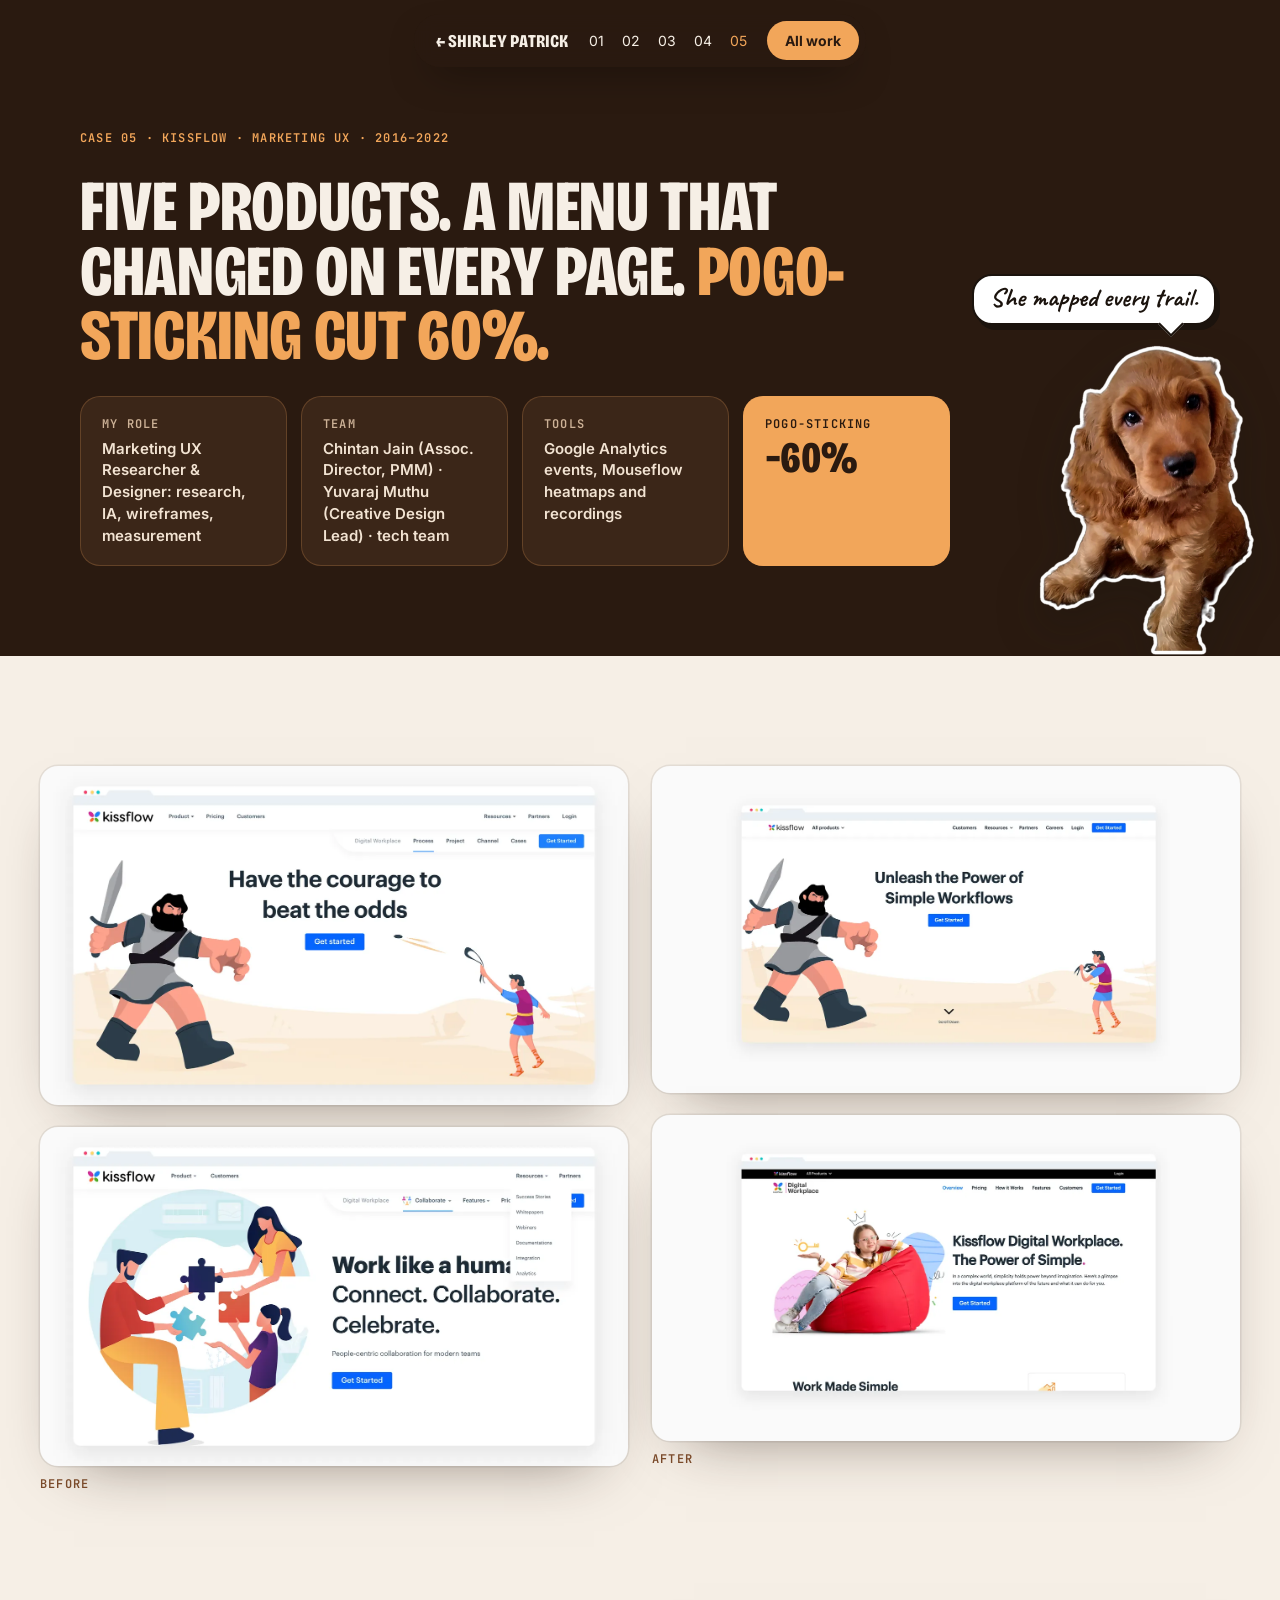
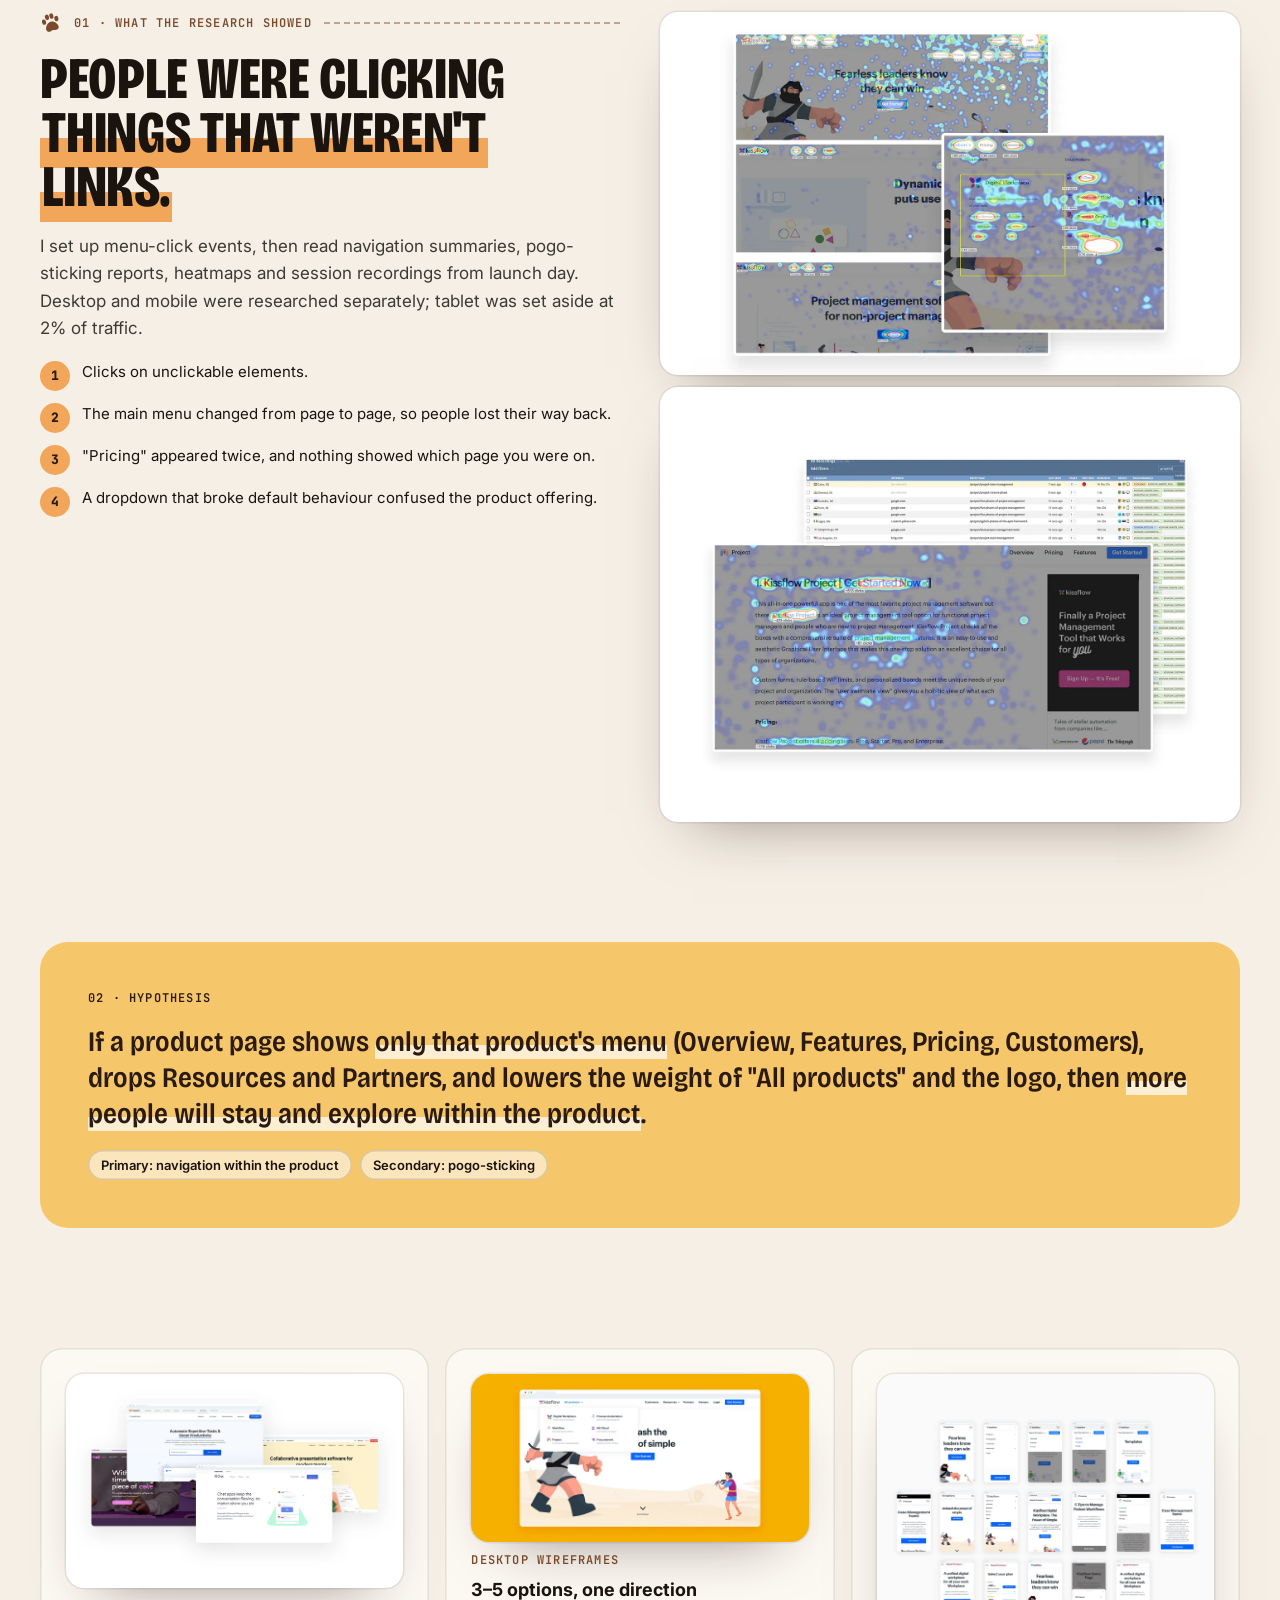
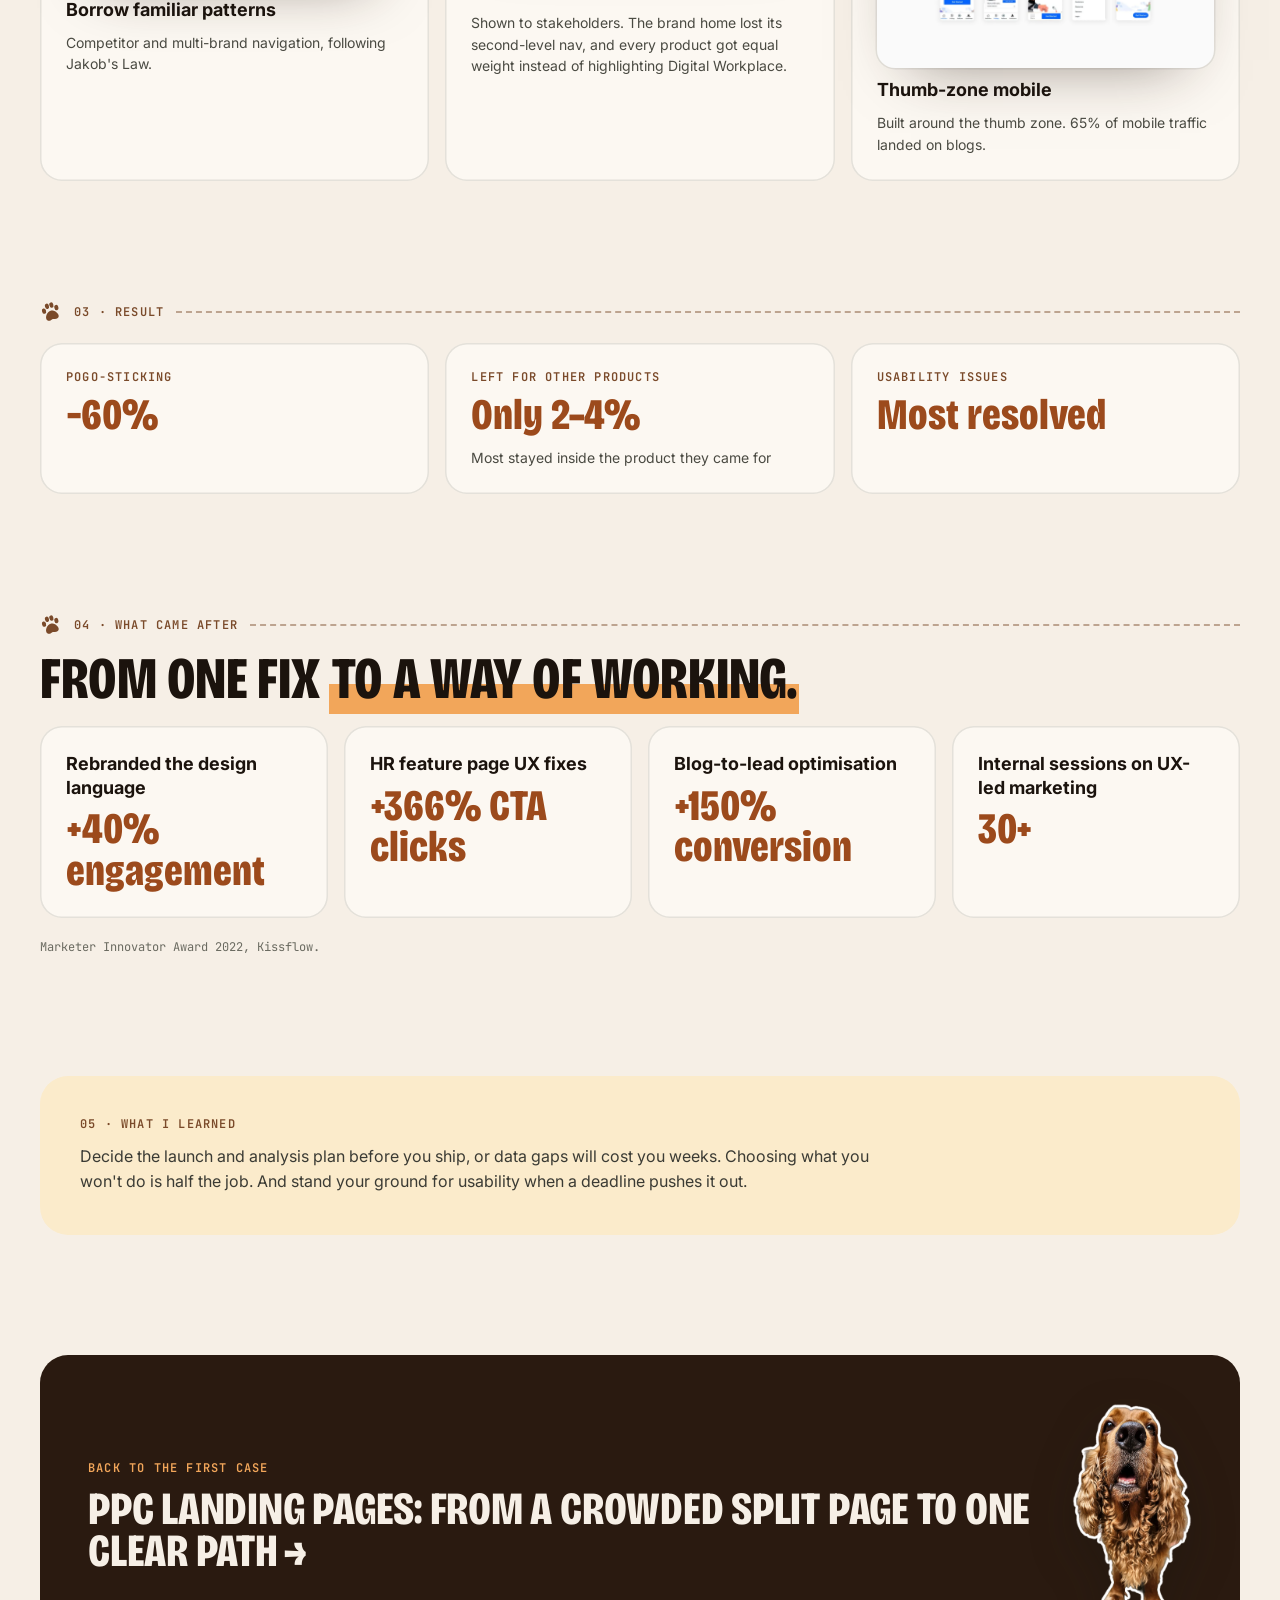
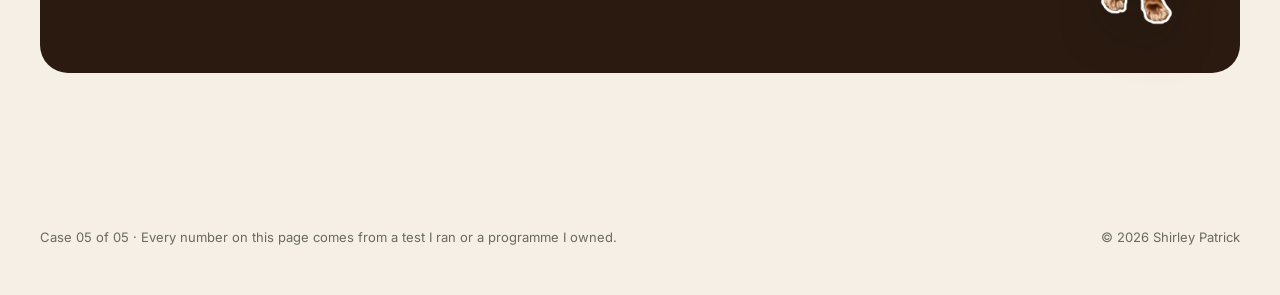
<file: cases/kissflow/index.html>
<!doctype html>
<html lang="en">
<head>
<meta charset="utf-8">
<meta name="viewport" content="width=device-width, initial-scale=1">
<title>Case 05 · Kissflow navigation and rebrand</title>
<meta name="description" content="Shirley Patrick · CRO & growth portfolio: case studies, the JustCall growth book, 39 experiments in full, and the CRO toolkit.">
<meta property="og:title" content="Case 05 · Kissflow navigation and rebrand">
<meta property="og:description" content="Shirley Patrick · CRO & growth portfolio: case studies, the JustCall growth book, 39 experiments in full, and the CRO toolkit.">
<meta property="og:type" content="website">
<link rel="icon" href="data:image/svg+xml,%3Csvg xmlns=%22http://www.w3.org/2000/svg%22 viewBox=%220 0 24 24%22%3E%3Cg fill=%22%239C4A1C%22%3E%3Cellipse cx=%225%22 cy=%229%22 rx=%222.2%22 ry=%223%22/%3E%3Cellipse cx=%229.5%22 cy=%224.8%22 rx=%222.2%22 ry=%223%22/%3E%3Cellipse cx=%2214.5%22 cy=%224.8%22 rx=%222.2%22 ry=%223%22/%3E%3Cellipse cx=%2219%22 cy=%229%22 rx=%222.2%22 ry=%223%22/%3E%3Cpath d=%22M12 10.5c-3.6 0-7 4-7 7.2 0 2 1.6 3.1 3.4 3.1 1.4 0 2.3-.8 3.6-.8s2.2.8 3.6.8c1.8 0 3.4-1.1 3.4-3.1 0-3.2-3.4-7.2-7-7.2z%22/%3E%3C/g%3E%3C/svg%3E">
<link rel="preconnect" href="https://fonts.googleapis.com">
<link href="https://fonts.googleapis.com/css2?family=Bricolage+Grotesque:opsz,wdth,wght@12..96,75..100,200..800&amp;family=Inter:wght@400;500;600;700&amp;family=Caveat:wght@600;700&amp;family=JetBrains+Mono:wght@400;600&amp;display=swap" rel="stylesheet">
<style>
.pal-copper,:root{--bg:#F6EFE6;--bg2:#FCF8F2;--ink:#1B130D;--dk:#2A1A10;--dk2:#3B2618;--on-dk:#F2E3D2;--on-dk2:#CDB297;--acc:#F2A65A;--acc-ink:#9C4A1C;--y:#F5C76A;--y2:#FBEBCB;--or:#EE8E9D;--br:#7A4A2A;--win:#2F6B00;--loss:#B3361E}
.pal-nose{--bg:#F5F1EC;--bg2:#FBF8F4;--ink:#171210;--dk:#171210;--dk2:#271F1B;--on-dk:#EFE7E1;--on-dk2:#BFB3AB;--acc:#F59DB0;--acc-ink:#B0365A;--y:#F2A65A;--y2:#FBE5CC;--or:#D9844A;--br:#7A4A2A;--win:#2F6B00;--loss:#B3361E}
.pal-collar{--bg:#F4F1EC;--bg2:#FBF9F5;--ink:#13151D;--dk:#1C3FB0;--dk2:#2A4EC4;--on-dk:#E8EDFF;--on-dk2:#BFCBF5;--acc:#FFC27A;--acc-ink:#1C3FB0;--y:#FFD66B;--y2:#FFF1C9;--or:#EE8E9D;--br:#7A4A2A;--win:#2F6B00;--loss:#B3361E}
.pal-green{--bg:#F4F3EF;--bg2:#FBFAF7;--ink:#14140F;--dk:#013900;--dk2:#024A00;--on-dk:#D6E5C8;--on-dk2:#A9C29A;--acc:#B6FE00;--acc-ink:#3F7A00;--y:#FFDC13;--y2:#FFF7D6;--or:#FA8005;--br:#754402;--win:#2F6B00;--loss:#B84A00}
body{margin:0;background:var(--bg);color:var(--ink);font-family:Inter,system-ui,sans-serif;-webkit-font-smoothing:antialiased}
a{color:var(--ink);transition:color .2s}a:hover{color:var(--acc-ink)}
img{display:block;max-width:100%}
.w{max-width:1280px;margin:0 auto;padding:0 40px;box-sizing:border-box;width:100%}
.d{font-family:'Bricolage Grotesque',sans-serif;font-stretch:75%;font-weight:800;text-transform:uppercase;line-height:.86;letter-spacing:-.005em;margin:0}
.mono{font-family:'JetBrains Mono',ui-monospace,monospace;font-size:12px;letter-spacing:.08em;text-transform:uppercase;font-weight:600}
.hand{font-family:Caveat,cursive;font-weight:700}
.hl{background:linear-gradient(transparent 58%,var(--acc) 58%);-webkit-box-decoration-break:clone;box-decoration-break:clone;padding:0 .04em}
.stop{display:flex;align-items:center;gap:12px;font-family:'JetBrains Mono',ui-monospace,monospace;font-size:12px;letter-spacing:.1em;text-transform:uppercase;font-weight:600;color:var(--br)}
.stop svg{width:22px;height:22px;fill:currentColor;transform:rotate(-16deg);flex:0 0 22px}
.stop::after{content:"";flex:1;border-top:2px dashed currentColor;opacity:.45}
.bub{position:absolute;background:#FFFFFF;color:var(--ink);border:2px solid var(--ink);border-radius:20px;padding:9px 16px 11px;font-family:Caveat,cursive;font-weight:700;font-size:26px;line-height:1.02;box-shadow:4px 5px 0 var(--ink);z-index:6;width:max-content;max-width:250px}
.bub::after{content:"";position:absolute;width:16px;height:16px;background:#FFFFFF;border-right:2px solid var(--ink);border-bottom:2px solid var(--ink);bottom:-10px;left:34px;transform:rotate(45deg)}
.bub.r::after{left:auto;right:34px}
.stick{filter:drop-shadow(0 18px 22px rgba(20,20,15,.28));height:auto}
.btn{display:inline-flex;align-items:center;gap:10px;background:var(--dk);color:var(--acc);text-decoration:none;border-radius:999px;padding:17px 26px;font-weight:700;font-size:16px;border:2px solid var(--dk);transition:transform .2s,background .2s}
.btn:hover{transform:translateY(-2px);color:var(--acc)}
.btn.ghost{background:transparent;color:var(--dk)}
.btn.lime{background:var(--acc);color:var(--dk);border-color:var(--acc)}
.btn.lime:hover{color:var(--dk)}
.btn.out{background:transparent;color:var(--bg);border-color:var(--bg)}
.btn.out:hover{color:var(--bg)}
.sec{animation:rise .7s cubic-bezier(.2,.7,.2,1) both}
@keyframes rise{from{opacity:0;transform:translateY(28px)}to{opacity:1;transform:none}}
@supports (animation-timeline:view()){.sec{animation:rise linear both;animation-timeline:view();animation-range:entry 0% entry 30%}}

/* nav */
.nav{position:absolute;top:14px;left:50%;transform:translateX(-50%);display:flex;align-items:center;gap:20px;background:color-mix(in srgb,var(--dk) 94%,transparent);backdrop-filter:blur(10px);color:var(--bg);border-radius:999px;padding:7px 7px 7px 22px;white-space:nowrap;box-shadow:0 16px 40px -18px rgba(0,0,0,.6)}
.nav a{color:var(--bg);text-decoration:none;font-size:14px}
.nav a:hover{color:var(--acc)}
.nav .brand{font-family:'Bricolage Grotesque',sans-serif;font-stretch:75%;font-weight:800;text-transform:uppercase;font-size:18px;letter-spacing:.01em}
.navlinks{display:flex;gap:18px}
.avail{display:inline-flex;align-items:center;gap:8px;font-size:13px;color:var(--on-dk)}
.avail::before{content:"";width:8px;height:8px;border-radius:50%;background:var(--acc);box-shadow:0 0 0 4px color-mix(in srgb,var(--acc) 20%,transparent)}
.nav .resbtn{background:var(--acc);color:var(--dk);border-radius:999px;padding:11px 18px;font-weight:700}
.nav .resbtn:hover{color:var(--dk)}

.gsec{display:flex;flex-direction:column;gap:32px}
.dark-band{background:var(--dk);color:var(--bg);padding:100px 0}
.gh2{font-size:clamp(44px,5.2vw,84px);line-height:.9}
.glede{margin:0;font-size:20px;line-height:1.55;color:#3B3B34;max-width:760px}
.dark-band .glede{color:var(--on-dk)}
.gsrc{margin:0;font-size:12px;line-height:1.5;font-family:'JetBrains Mono',monospace;letter-spacing:.02em}
.gstats{display:grid;grid-template-columns:repeat(4,minmax(0,1fr));gap:16px}
.gst{display:flex;flex-direction:column;gap:10px;padding:24px;border-radius:22px;background:var(--bg2);box-shadow:inset 0 0 0 1.5px rgba(20,20,15,.1)}
.dark-band .gst{background:var(--dk2);box-shadow:inset 0 0 0 1px color-mix(in srgb,var(--acc) 25%,transparent)}
.gst-n{font-family:'Bricolage Grotesque',sans-serif;font-stretch:75%;font-weight:800;font-size:clamp(48px,4.4vw,72px);line-height:.85;color:var(--acc-ink)}
.dark-band .gst-n{color:var(--acc)}
.gst-t{font-size:15px;line-height:1.45}
.g2{display:grid;grid-template-columns:minmax(0,1.1fr) minmax(0,1fr);gap:40px;align-items:start}
.g3{display:grid;grid-template-columns:repeat(3,minmax(0,1fr));gap:16px}
.g4{display:grid;grid-template-columns:repeat(4,minmax(0,1fr));gap:16px}
.card{display:flex;flex-direction:column;gap:12px;padding:26px;border-radius:22px;background:var(--bg2);box-shadow:inset 0 0 0 1.5px rgba(20,20,15,.1)}
.dark-band .card{background:var(--dk2);box-shadow:inset 0 0 0 1px color-mix(in srgb,var(--acc) 25%,transparent)}
.card h3{margin:0;font-family:'Bricolage Grotesque',sans-serif;font-stretch:75%;font-weight:800;font-size:30px;line-height:.95;text-transform:uppercase}
.card p{margin:0;font-size:15px;line-height:1.55}
.kick{font-family:'JetBrains Mono',monospace;font-size:11px;letter-spacing:.1em;text-transform:uppercase;font-weight:600;color:var(--br)}
.dark-band .kick{color:var(--acc)}
.cm{display:flex;flex-direction:column;gap:10px;padding:24px 26px;border-radius:22px;background:var(--y2)}
.cm ul{margin:0;padding-left:18px;display:flex;flex-direction:column;gap:10px}
.cm li{font-size:16px;line-height:1.55;color:#2A2622}
.ich,.hch{margin:0;display:flex;flex-direction:column;gap:16px;padding:26px;border-radius:22px;background:#FFFFFF;box-shadow:inset 0 0 0 1.5px rgba(20,20,15,.1)}
.iplot{display:flex;gap:40px;align-items:flex-end;height:260px;padding-top:28px;border-bottom:1.5px solid rgba(20,20,15,.35)}
.ig{flex:1 1 0;display:flex;flex-direction:column;align-items:center;height:100%;position:relative}
.ipair{display:flex;gap:2px;align-items:flex-end;height:100%;width:100%;max-width:200px;justify-content:center}
.ib{position:relative;width:46%;max-width:70px;border-radius:4px 4px 0 0;transition:filter .2s}
.ib:hover{filter:brightness(1.12)}
.iv{position:absolute;top:-24px;left:50%;transform:translateX(-50%);font-family:'Bricolage Grotesque',sans-serif;font-stretch:75%;font-weight:800;font-size:20px;color:#1B130D;white-space:nowrap}
.il{position:absolute;bottom:-28px;font-size:13px;color:#3B3B34;white-space:nowrap}
.lg{display:flex;gap:18px;margin-top:40px;font-size:13px;color:#3B3B34}
.lg span{display:inline-flex;align-items:center;gap:8px}
.lg i{width:12px;height:12px;border-radius:3px;display:inline-block}
.hb{display:grid;grid-template-columns:minmax(0,190px) minmax(0,1fr) 84px;gap:14px;align-items:center}
.hb-l{font-size:14px;line-height:1.3;color:#3B3B34}
.hb-t{height:26px;background:#F1EDE6;border-radius:4px;overflow:hidden}
.hb-f{height:100%;border-radius:0 4px 4px 0}
.hb-v{font-family:'Bricolage Grotesque',sans-serif;font-stretch:75%;font-weight:800;font-size:22px;color:#1B130D;text-align:right}
.gtable{width:100%;border-collapse:collapse;font-size:14px;background:#FFFFFF;border-radius:18px;overflow:hidden;box-shadow:inset 0 0 0 1.5px rgba(20,20,15,.1)}
.gtable th{text-align:left;font-family:'JetBrains Mono',monospace;font-size:11px;letter-spacing:.08em;text-transform:uppercase;font-weight:600;color:var(--br);padding:14px 16px;border-bottom:1.5px solid rgba(20,20,15,.15);background:var(--bg2)}
.gtable td{padding:14px 16px;border-bottom:1px solid rgba(20,20,15,.08);vertical-align:top;line-height:1.5}
.gtable td.num{font-family:'Bricolage Grotesque',sans-serif;font-stretch:75%;font-weight:800;font-size:18px;white-space:nowrap}
.gtable tr:last-child td{border-bottom:0}
.tbox{overflow-x:auto;border-radius:18px}
.shotf{border-radius:18px;overflow:hidden;background:#FFFFFF;box-shadow:0 30px 60px -32px rgba(0,0,0,.5)}
.shotf img{width:100%;height:auto}
.screens{display:grid;grid-template-columns:repeat(4,minmax(0,1fr));gap:16px;align-items:start}
.screens figure{margin:0;display:flex;flex-direction:column;gap:10px}
.screens img{width:100%;height:auto;border-radius:18px;box-shadow:0 26px 50px -28px rgba(0,0,0,.45)}
.screens figcaption{font-size:13px;line-height:1.4;color:#3B3B34}
.cover{background:var(--dk);color:var(--bg);padding:150px 0 90px;position:relative;overflow:hidden}
.cover-dog{position:absolute;right:6%;bottom:-6px;width:min(26vw,320px)}
.cover-dog .bub{left:-150px;top:-40px}
.chap{display:flex;align-items:baseline;gap:18px;flex-wrap:wrap}
.chap .no{font-family:'Bricolage Grotesque',sans-serif;font-stretch:75%;font-weight:800;font-size:22px;color:var(--br)}
.closing{font-family:'Bricolage Grotesque',sans-serif;font-stretch:75%;font-weight:800;font-size:clamp(28px,2.6vw,40px);line-height:1.05;color:var(--acc-ink);max-width:900px}
.contact{background:var(--dk);color:var(--bg);position:relative;overflow:hidden;padding:120px 0 0}
.gfoot{display:flex;justify-content:space-between;gap:20px;flex-wrap:wrap;padding:26px 0 30px;border-top:1px solid color-mix(in srgb,var(--bg) 25%,transparent);color:var(--on-dk2);font-size:13px}
@media (max-width:1000px){
.gstats,.g4{grid-template-columns:repeat(2,minmax(0,1fr))}
.g2,.g3{grid-template-columns:minmax(0,1fr)}
.screens{grid-template-columns:repeat(2,minmax(0,1fr))}
}
@media (max-width:900px){
.w{padding:0 20px}
.navlinks{display:none}
.cover-dog{position:relative;right:auto;margin:40px 0 -90px auto;width:220px}
.cover-dog .bub{left:-120px;top:-30px;font-size:22px}
.hb{grid-template-columns:minmax(0,1fr) 72px}
.hb-l{grid-column:1 / -1}
.iplot{gap:20px}
}
@media (max-width:560px){
.gstats,.g4,.screens{grid-template-columns:minmax(0,1fr)}
}


.cw{max-width:1200px;margin:0 auto;padding:0 40px;box-sizing:border-box;width:100%}
.cmain{display:flex;flex-direction:column;gap:120px;padding:110px 0 0}
.lbl{font-family:'JetBrains Mono',ui-monospace,monospace;font-size:12px;letter-spacing:.1em;text-transform:uppercase;font-weight:600;color:var(--br)}
.stop .lbl{color:inherit}
.h2{font-family:'Bricolage Grotesque',sans-serif;font-stretch:75%;font-weight:800;text-transform:uppercase;font-size:clamp(40px,4.6vw,68px);line-height:.92;letter-spacing:-.005em;margin:0;max-width:960px}
.body{margin:0;font-size:17px;line-height:1.62;color:#3B3B34;max-width:780px}
.c{background:var(--bg2);border-radius:22px;padding:26px;box-sizing:border-box;box-shadow:inset 0 0 0 1.5px rgba(20,20,15,.1);display:flex;flex-direction:column;gap:10px}
.c .t{font-weight:700;font-size:18px;line-height:1.3}
.c .s{font-size:14px;line-height:1.55;color:#4A4A42}
.big{font-family:'Bricolage Grotesque',sans-serif;font-stretch:75%;font-weight:800;font-size:clamp(34px,3.4vw,48px);line-height:.95;color:var(--acc-ink)}
.grid{display:grid;gap:16px}
.g-auto{grid-template-columns:repeat(auto-fit,minmax(220px,1fr))}
.g-2{grid-template-columns:repeat(auto-fit,minmax(340px,1fr));gap:40px;align-items:start}
.g-3{grid-template-columns:repeat(auto-fit,minmax(280px,1fr))}
.pin{display:inline-flex;align-items:center;justify-content:center;width:30px;height:30px;border-radius:50%;background:var(--acc);color:var(--dk);font-size:13px;font-weight:800;flex:0 0 30px;font-family:'JetBrains Mono',monospace}
.pins{display:flex;flex-direction:column;gap:12px}
.pins>div{display:flex;gap:12px;align-items:flex-start;font-size:15px;line-height:1.5}
.ref{display:inline-flex;align-items:center;gap:6px;background:var(--bg2);color:var(--ink);border-radius:999px;padding:7px 13px;font-size:13px;font-weight:600;text-decoration:none;box-shadow:inset 0 0 0 1.5px rgba(20,20,15,.14);transition:background .2s}
a.ref:hover{background:var(--acc);color:var(--dk)}
.refs{display:flex;gap:8px;flex-wrap:wrap}
.tag{font-family:'JetBrains Mono',monospace;font-size:11px;font-weight:700;letter-spacing:.08em;padding:4px 10px;border-radius:999px;border:1.5px solid currentColor}
.tag.win{color:var(--win)}.tag.loss{color:var(--loss)}.tag.learn{color:var(--br)}
.shot{display:block;width:100%;border-radius:18px;background:#FFFFFF;box-shadow:0 26px 60px -34px rgba(42,26,16,.55),0 0 0 1.5px rgba(20,20,15,.08)}
.scroll{overflow-y:auto;border-radius:18px;background:#FFFFFF;box-shadow:0 26px 60px -34px rgba(42,26,16,.55),0 0 0 1.5px rgba(20,20,15,.08)}
.scroll img{display:block;width:100%}
figure{margin:0;display:flex;flex-direction:column;gap:10px}
.hyp{background:var(--y);border-radius:28px;padding:48px;display:flex;flex-direction:column;gap:18px}
.hyp .lbl{color:var(--dk)}
.hyp p{margin:0;font-family:'Bricolage Grotesque',sans-serif;font-stretch:87%;font-weight:600;font-size:clamp(22px,2.2vw,30px);line-height:1.28;color:var(--dk)}
.hyp u{text-decoration:none;background:linear-gradient(transparent 60%,rgba(255,255,255,.7) 60%)}
.hyp .ref{background:rgba(255,255,255,.55)}
.learn{background:var(--y2);border-radius:28px;padding:40px;display:flex;flex-direction:column;gap:12px}
.learn .t{font-family:'Bricolage Grotesque',sans-serif;font-stretch:80%;font-weight:800;font-size:28px;line-height:1.05}
.learn p{margin:0;font-size:16px;line-height:1.6;color:#3B3B34;max-width:820px}
.ccover{background:var(--dk);color:var(--bg);padding:130px 0 90px;position:relative;overflow:hidden}
.ccover .lbl{color:var(--acc)}
.ch1{font-size:clamp(48px,5.6vw,92px);line-height:.9;color:var(--bg);max-width:960px}
.facts{display:grid;grid-template-columns:repeat(auto-fit,minmax(190px,1fr));gap:14px}
.fact{background:var(--dk2);border-radius:20px;padding:20px 22px;display:flex;flex-direction:column;gap:6px;box-shadow:inset 0 0 0 1px color-mix(in srgb,var(--acc) 22%,transparent)}
.fact .lbl{color:var(--on-dk2)}
.fact div{font-weight:600;font-size:15px;line-height:1.45;color:var(--on-dk)}
.fact.hero{background:var(--acc)}
.fact.hero .lbl{color:var(--dk)}
.fact.hero .big{color:var(--dk)}
.fact.hero div{color:var(--dk)}
@media (min-width:901px){.ccover .facts,.ccover .csrc{max-width:calc(100% - 250px)}.ccover .ch1{max-width:calc(100% - 200px)}}
.csrc{margin:0;font-family:'JetBrains Mono',monospace;font-size:12px;line-height:1.5;color:#6A6A60}
.ccover .csrc{color:var(--on-dk2)}
.cdog{position:absolute;right:max(24px,calc((100vw - 1200px)/2 - 40px));bottom:0;width:min(17vw,230px);z-index:3}
.cdog img{width:100%;display:block}
.cdog .bub{top:-70px;right:40px}
.ctable{width:100%;min-width:760px;border-collapse:collapse;font-size:14px}
.ctable th{text-align:left;padding:14px 16px;font-family:'JetBrains Mono',monospace;font-size:11px;letter-spacing:.08em;text-transform:uppercase;color:var(--br)}
.ctable td{padding:14px 16px;border-top:1px solid rgba(20,20,15,.1);vertical-align:top}
.ctable td.n{font-weight:700;white-space:nowrap}
.next{display:flex;flex-wrap:nowrap;justify-content:space-between;gap:20px;align-items:center;padding:48px;border-radius:28px;background:var(--dk);color:var(--bg);text-decoration:none;transition:transform .3s}
.next:hover{transform:translateY(-4px);color:var(--bg)}
.next .lbl{color:var(--acc)}
.next .d{font-size:clamp(32px,3.6vw,54px);line-height:.92;color:var(--bg);display:block;margin-top:12px}
.next>span{flex:1 1 auto;min-width:0}.next img{width:120px;flex:0 0 120px}
@media (max-width:640px){.next{flex-wrap:wrap}.next img{width:90px;flex-basis:90px}}
.cfoot{display:flex;justify-content:space-between;flex-wrap:wrap;gap:12px;padding:36px 0 50px;font-size:13px;color:#6A6A60}
.navlinks a.on{color:var(--acc)}
.swatch{width:36px;height:36px;border-radius:8px;display:inline-block}
.morse{display:flex;flex-direction:column;align-items:center;gap:14px;padding:22px 10px;background:#FFFFFF;border-radius:12px;box-shadow:inset 0 0 0 1px rgba(20,20,15,.08)}
.morse .row{display:flex;gap:9px;align-items:center}
.morse i{display:inline-block;height:12px;border-radius:6px;background:#0B1020}
.morse i.dot{width:12px}.morse i.dash{width:38px}
.morse i.blue{background:#004CE6}
@media (max-width:900px){.cdog{display:none}.ccover{padding:110px 0 70px}.hyp,.learn,.next{padding:30px}}
@media (max-width:640px){.cw{padding:0 22px}.navlinks{display:none}}

@media (prefers-reduced-motion:reduce){*{animation:none !important;transition:none !important}}
</style>
</head>
<body>
<div id="site-root"><div class="sc-host"><div class="pal-copper" style="min-height: 100vh; display: flex; flex-direction: column; overflow-x: clip; background: var(--bg); color: var(--ink);"><header style="position: sticky; top: 0px; height: 0px; z-index: 50;"><div class="nav"><a href="/" class="brand">← Shirley Patrick</a><nav aria-label="Case studies" class="navlinks"><a href="/cases/ppc/">01</a><a href="/cases/design-system/">02</a><a href="/cases/mobile-demo/">03</a><a href="/cases/exit-intent/">04</a><a href="/cases/kissflow/" class="on">05</a></nav><a href="/" class="resbtn">All work</a></div></header><section class="ccover" aria-label="Case header"><div class="cw" style="display: flex; flex-direction: column; gap: 28px; position: relative; z-index: 2;"><span class="lbl">Case 05 · Kissflow · Marketing UX · 2016–2022</span><h1 class="d ch1">Five products. A menu that changed on every page. <span style="color: var(--acc);">Pogo-sticking cut 60%.</span></h1><div class="facts"><div class="fact"><span class="lbl">My role</span><div>Marketing UX Researcher &amp; Designer: research, IA, wireframes, measurement</div></div><div class="fact"><span class="lbl">Team</span><div>Chintan Jain (Assoc. Director, PMM) · Yuvaraj Muthu (Creative Design Lead) · tech team</div></div><div class="fact"><span class="lbl">Tools</span><div>Google Analytics events, Mouseflow heatmaps and recordings</div></div><div class="fact hero"><span class="lbl">Pogo-sticking</span><span class="big">−60%</span></div></div></div><div class="cdog"><div class="bub r">She mapped every trail.</div><img class="stick" src="/assets/img/bruno-puppy-sticker.webp" alt="Bruno as a puppy"></div></section><main class="cw cmain"><section class="grid g-2" aria-label="Before and after" style="gap: 24px;"><figure><img class="shot" src="/assets/img/kf-brand-before.webp" alt="Kissflow brand page before the navigation rebuild"><img class="shot" src="/assets/img/kf-product-before.webp" alt="Kissflow product page before the navigation rebuild" style="margin-top: 12px;"><figcaption class="lbl">Before</figcaption></figure><figure><img class="shot" src="/assets/img/kf-brand-after.webp" alt="Kissflow brand page after: products given equal weight, no second-level nav"><img class="shot" src="/assets/img/kf-product-after.webp" alt="Kissflow product page after: product-only menu" style="margin-top: 12px;"><figcaption class="lbl">After</figcaption></figure></section><section class="grid g-2" aria-label="Research"><div style="display: flex; flex-direction: column; gap: 18px;"><span class="stop"><svg viewBox="0 0 24 24" aria-hidden="true"><ellipse cx="5" cy="9" rx="2.2" ry="3"></ellipse><ellipse cx="9.5" cy="4.8" rx="2.2" ry="3"></ellipse><ellipse cx="14.5" cy="4.8" rx="2.2" ry="3"></ellipse><ellipse cx="19" cy="9" rx="2.2" ry="3"></ellipse><path d="M12 10.5c-3.6 0-7 4-7 7.2 0 2 1.6 3.1 3.4 3.1 1.4 0 2.3-.8 3.6-.8s2.2.8 3.6.8c1.8 0 3.4-1.1 3.4-3.1 0-3.2-3.4-7.2-7-7.2z"></path></svg><span class="lbl">01 · What the research showed</span></span><h2 class="h2">People were clicking <span class="hl">things that weren't links.</span></h2><p class="body">I set up menu-click events, then read navigation summaries, pogo-sticking reports, heatmaps and session recordings from launch day. Desktop and mobile were researched separately; tablet was set aside at 2% of traffic.</p><div class="pins"><div><span class="pin">1</span><span>Clicks on unclickable elements.</span></div><div><span class="pin">2</span><span>The main menu changed from page to page, so people lost their way back.</span></div><div><span class="pin">3</span><span>"Pricing" appeared twice, and nothing showed which page you were on.</span></div><div><span class="pin">4</span><span>A dropdown that broke default behaviour confused the product offering.</span></div></div></div><div style="display: flex; flex-direction: column; gap: 12px;"><img class="shot" src="/assets/img/kf-heatmap.webp" alt="Mouseflow heatmap of the old navigation showing clicks on unclickable elements"><img class="shot" src="/assets/img/kf-analytics.webp" alt="Analytics of menu clicks and pogo-sticking on the old navigation"></div></section><section class="hyp" aria-label="Hypothesis"><span class="lbl">02 · Hypothesis</span><p>If a product page shows <u>only that product's menu</u> (Overview, Features, Pricing, Customers), drops Resources and Partners, and lowers the weight of "All products" and the logo, then <u>more people will stay and explore within the product</u>.</p><div class="refs"><span class="ref">Primary: navigation within the product</span><span class="ref">Secondary: pogo-sticking</span></div></section><section class="grid g-3" aria-label="Design"><div class="c"><img class="shot" src="/assets/img/kf-patterns.webp" alt="Competitor and multi-brand navigation patterns reviewed"><div class="t">Borrow familiar patterns</div><div class="s">Competitor and multi-brand navigation, following Jakob's Law.</div></div><div class="c"><img class="shot" src="/assets/img/kf-desktop-nav.webp" alt="Chosen desktop direction: the All products menu open, every product shown at equal weight"><span class="lbl">Desktop wireframes</span><div class="t">3–5 options, one direction</div><div class="s">Shown to stakeholders. The brand home lost its second-level nav, and every product got equal weight instead of highlighting Digital Workplace.</div></div><div class="c"><img class="shot" src="/assets/img/kf-mobile-wire.webp" alt="Mobile navigation wireframes built around the thumb zone"><div class="t">Thumb-zone mobile</div><div class="s">Built around the thumb zone. 65% of mobile traffic landed on blogs.</div></div></section><section aria-label="Result" style="display: flex; flex-direction: column; gap: 20px;"><span class="stop"><svg viewBox="0 0 24 24" aria-hidden="true"><ellipse cx="5" cy="9" rx="2.2" ry="3"></ellipse><ellipse cx="9.5" cy="4.8" rx="2.2" ry="3"></ellipse><ellipse cx="14.5" cy="4.8" rx="2.2" ry="3"></ellipse><ellipse cx="19" cy="9" rx="2.2" ry="3"></ellipse><path d="M12 10.5c-3.6 0-7 4-7 7.2 0 2 1.6 3.1 3.4 3.1 1.4 0 2.3-.8 3.6-.8s2.2.8 3.6.8c1.8 0 3.4-1.1 3.4-3.1 0-3.2-3.4-7.2-7-7.2z"></path></svg><span class="lbl">03 · Result</span></span><div class="grid g-auto"><div class="c"><span class="lbl">Pogo-sticking</span><span class="big">−60%</span></div><div class="c"><span class="lbl">Left for other products</span><span class="big">Only 2–4%</span><div class="s">Most stayed inside the product they came for</div></div><div class="c"><span class="lbl">Usability issues</span><span class="big">Most resolved</span></div></div></section><section aria-label="What came after" style="display: flex; flex-direction: column; gap: 20px;"><div style="display: flex; flex-direction: column; gap: 16px;"><span class="stop"><svg viewBox="0 0 24 24" aria-hidden="true"><ellipse cx="5" cy="9" rx="2.2" ry="3"></ellipse><ellipse cx="9.5" cy="4.8" rx="2.2" ry="3"></ellipse><ellipse cx="14.5" cy="4.8" rx="2.2" ry="3"></ellipse><ellipse cx="19" cy="9" rx="2.2" ry="3"></ellipse><path d="M12 10.5c-3.6 0-7 4-7 7.2 0 2 1.6 3.1 3.4 3.1 1.4 0 2.3-.8 3.6-.8s2.2.8 3.6.8c1.8 0 3.4-1.1 3.4-3.1 0-3.2-3.4-7.2-7-7.2z"></path></svg><span class="lbl">04 · What came after</span></span><h2 class="h2">From one fix <span class="hl">to a way of working.</span></h2></div><div class="grid g-auto"><div class="c"><div class="t">Rebranded the design language</div><span class="big">+40% engagement</span></div><div class="c"><div class="t">HR feature page UX fixes</div><span class="big">+366% CTA clicks</span></div><div class="c"><div class="t">Blog-to-lead optimisation</div><span class="big">+150% conversion</span></div><div class="c"><div class="t">Internal sessions on UX-led marketing</div><span class="big">30+</span></div></div><p class="csrc">Marketer Innovator Award 2022, Kissflow.</p></section><section class="learn" aria-label="What I learned"><span class="lbl">05 · What I learned</span><p>Decide the launch and analysis plan before you ship, or data gaps will cost you weeks. Choosing what you won't do is half the job. And stand your ground for usability when a deadline pushes it out.</p></section><a href="/cases/ppc/" class="next"><span><span class="lbl">Back to the first case</span><span class="d">PPC landing pages: from a crowded split page to one clear path →</span></span><img class="stick" src="/assets/img/bruno-sniff-sticker.webp" alt=""></a><footer class="cfoot"><span>Case 05 of 05 · Every number on this page comes from a test I ran or a programme I owned.</span><span>© 2026 Shirley Patrick</span></footer></main></div></div></div>

</body>
</html>
</file>
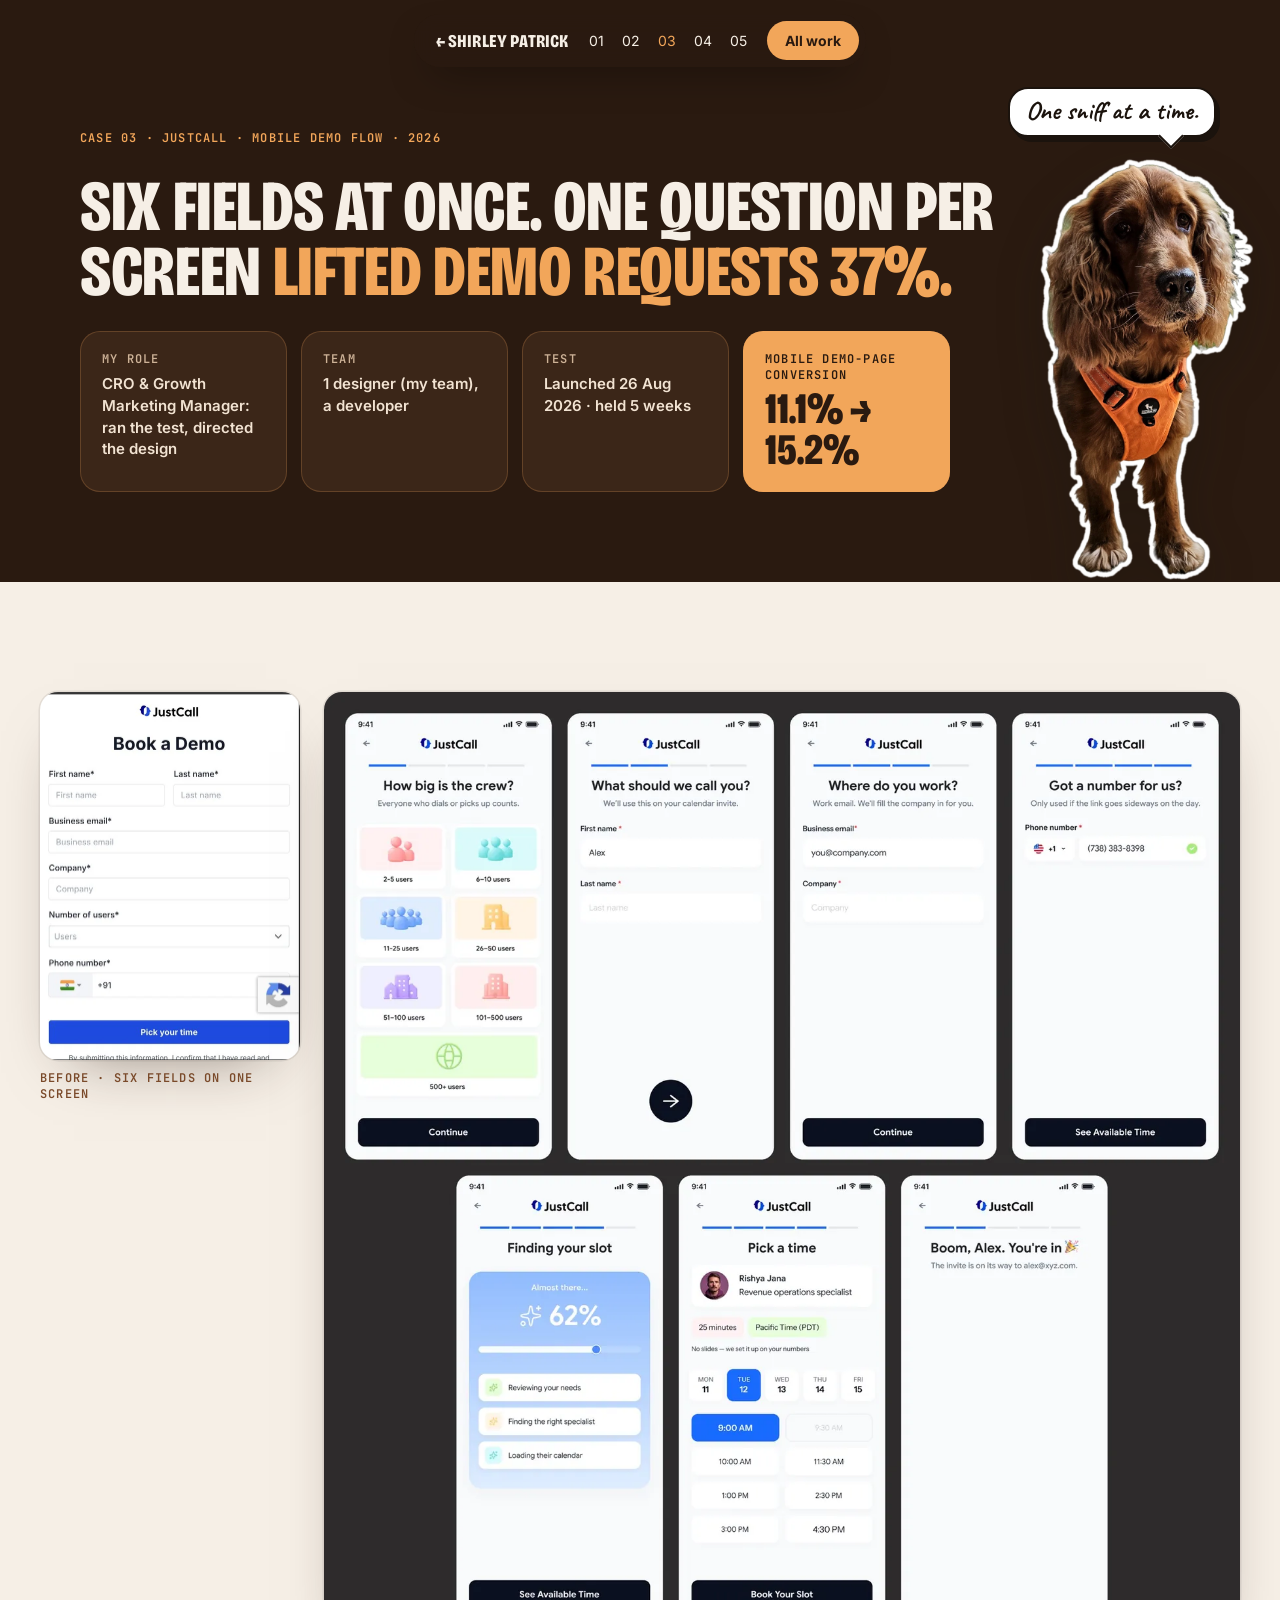
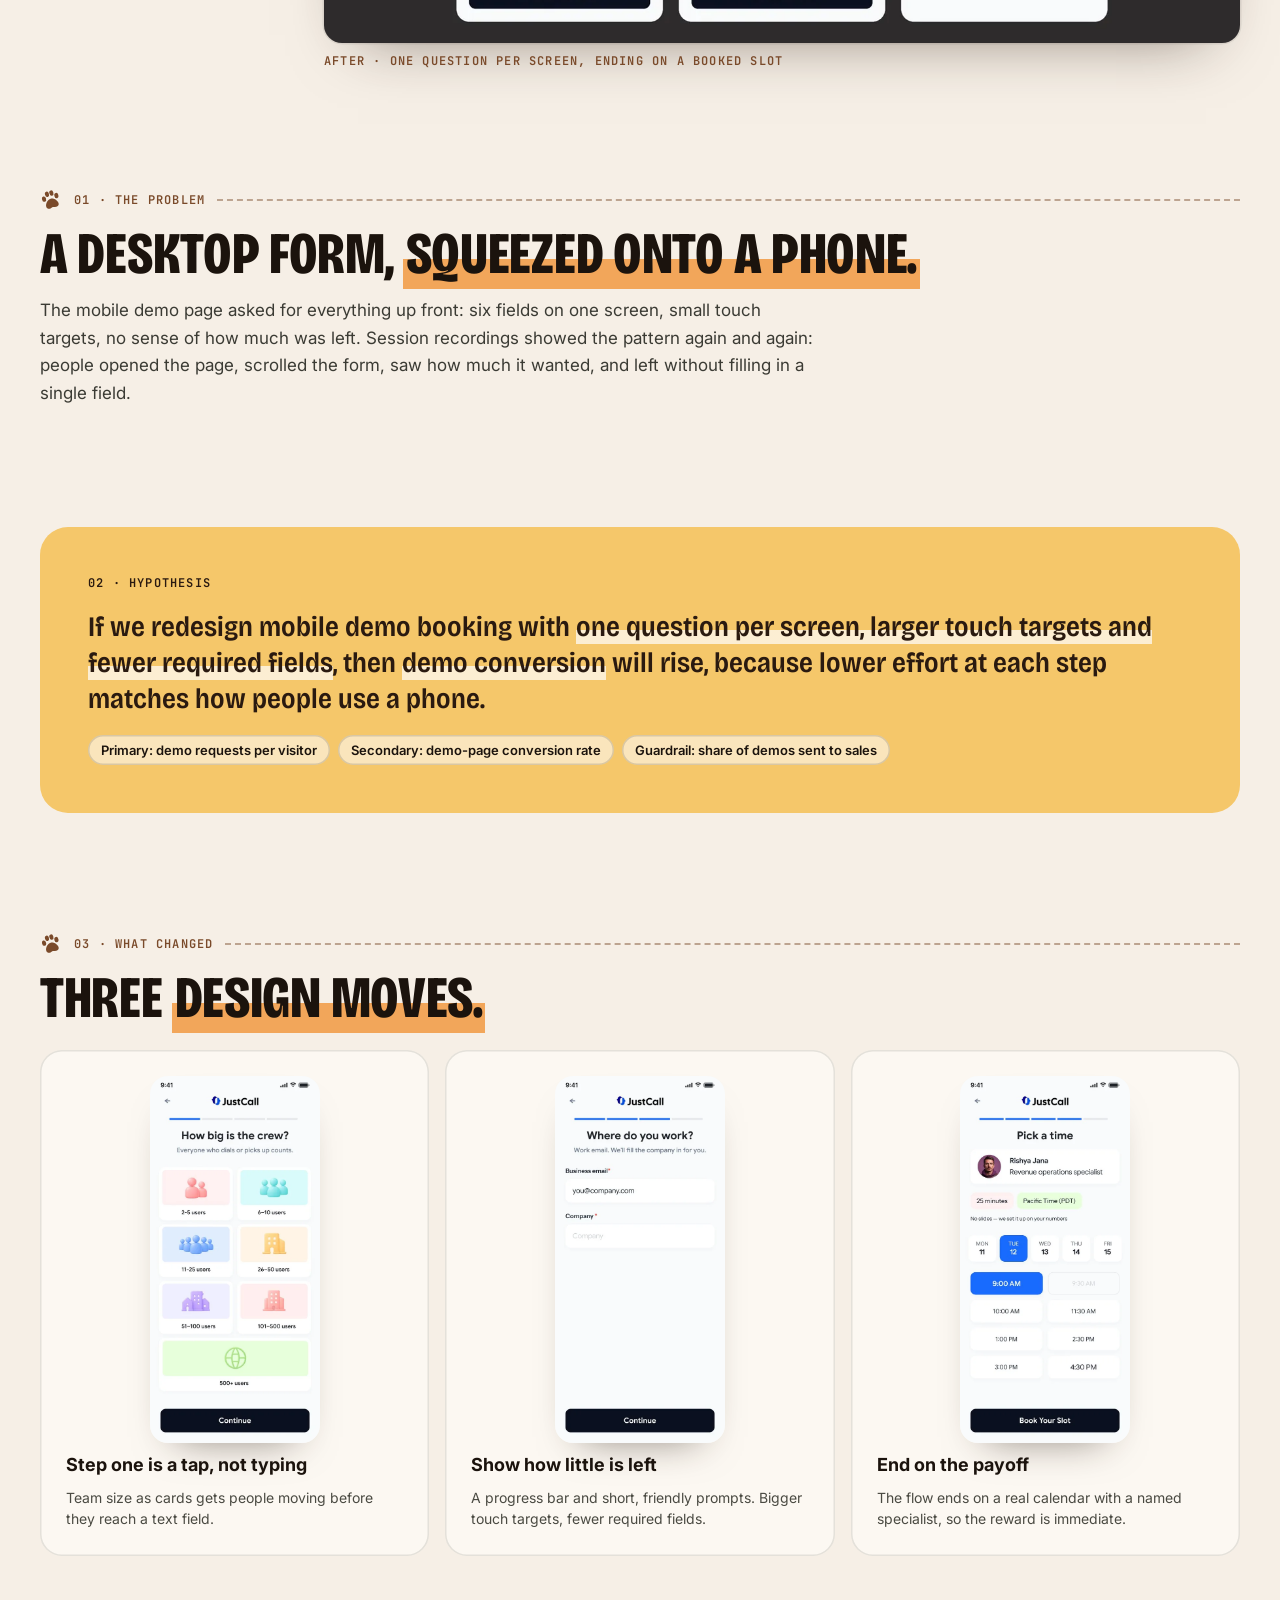
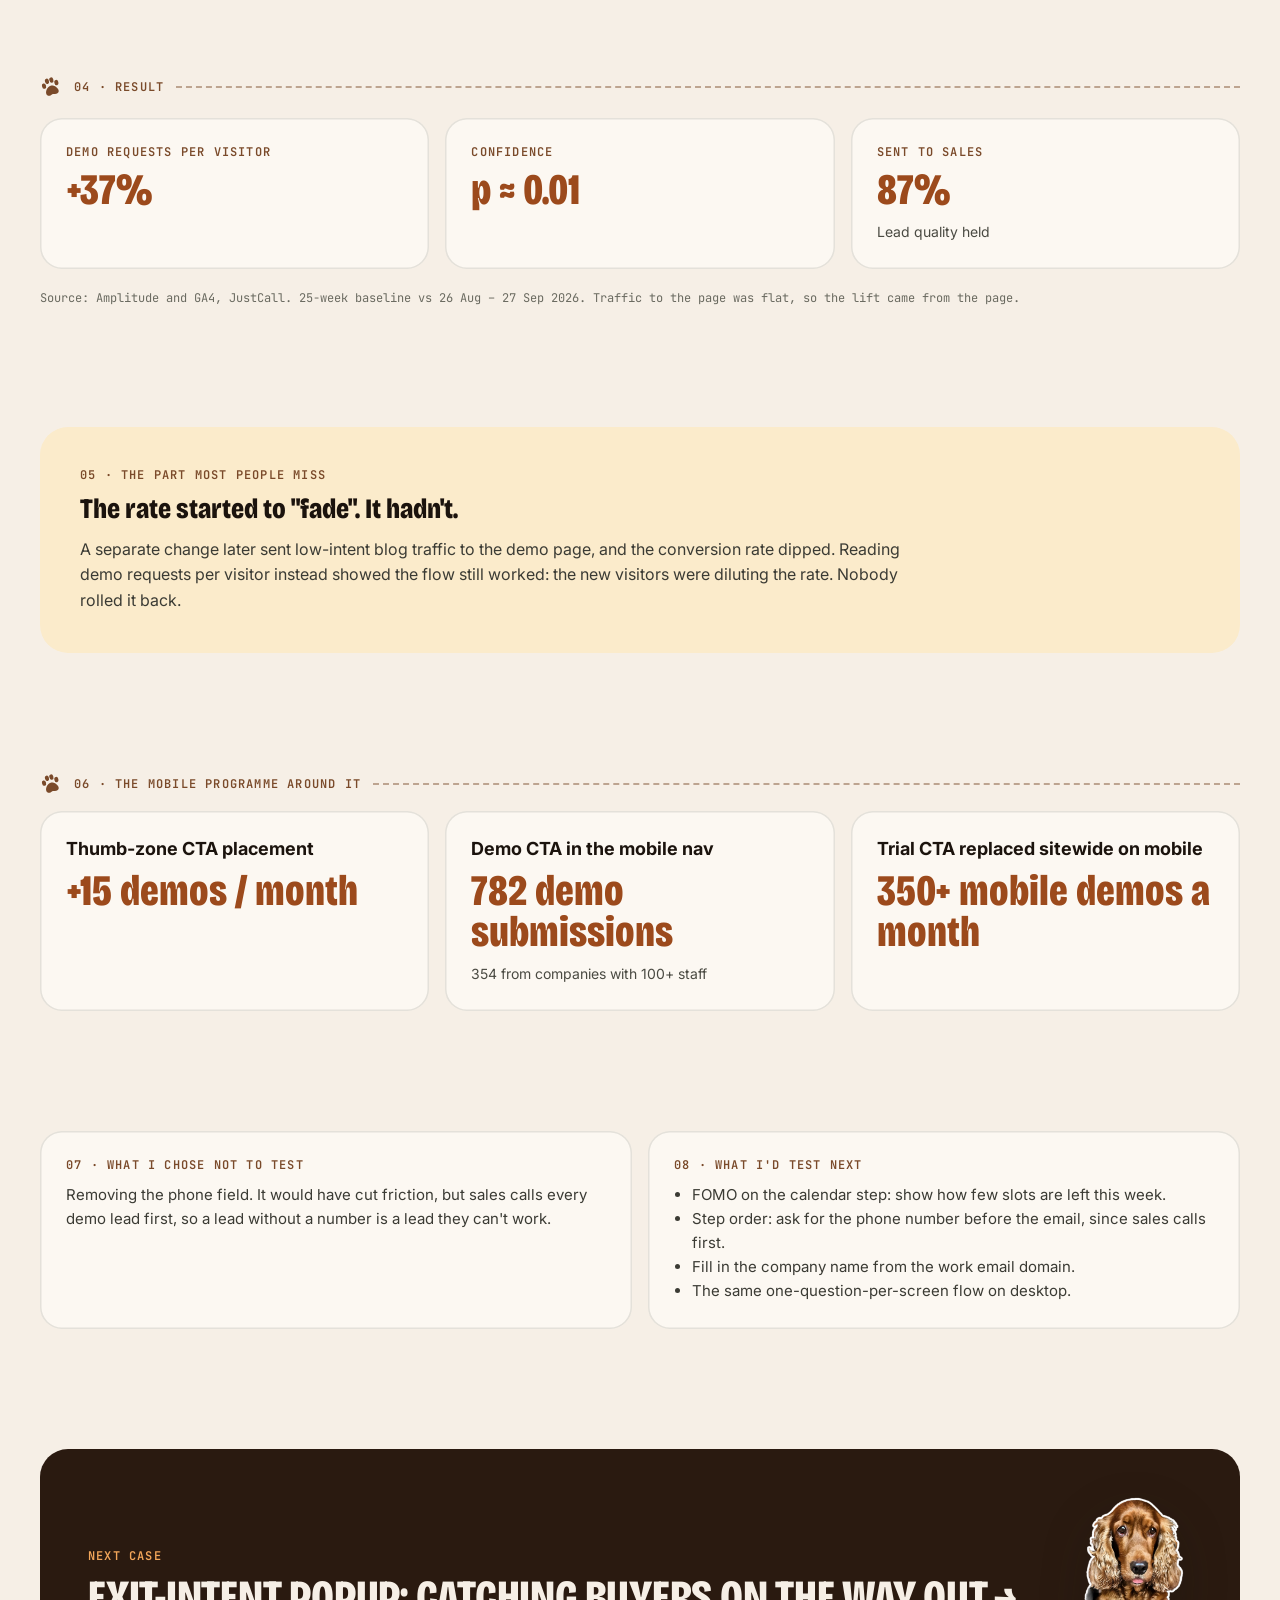
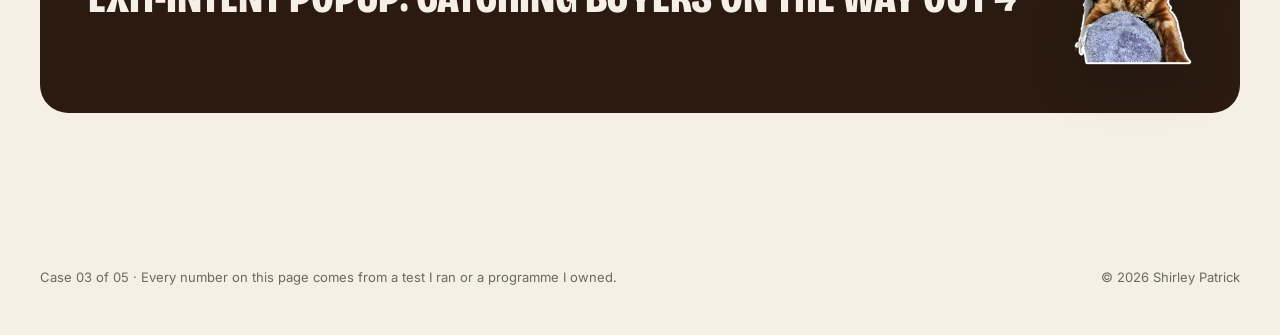
<file: cases/mobile-demo/index.html>
<!doctype html>
<html lang="en">
<head>
<meta charset="utf-8">
<meta name="viewport" content="width=device-width, initial-scale=1">
<title>Case 03 · Mobile demo page</title>
<meta name="description" content="Shirley Patrick · CRO & growth portfolio: case studies, the JustCall growth book, 39 experiments in full, and the CRO toolkit.">
<meta property="og:title" content="Case 03 · Mobile demo page">
<meta property="og:description" content="Shirley Patrick · CRO & growth portfolio: case studies, the JustCall growth book, 39 experiments in full, and the CRO toolkit.">
<meta property="og:type" content="website">
<link rel="icon" href="data:image/svg+xml,%3Csvg xmlns=%22http://www.w3.org/2000/svg%22 viewBox=%220 0 24 24%22%3E%3Cg fill=%22%239C4A1C%22%3E%3Cellipse cx=%225%22 cy=%229%22 rx=%222.2%22 ry=%223%22/%3E%3Cellipse cx=%229.5%22 cy=%224.8%22 rx=%222.2%22 ry=%223%22/%3E%3Cellipse cx=%2214.5%22 cy=%224.8%22 rx=%222.2%22 ry=%223%22/%3E%3Cellipse cx=%2219%22 cy=%229%22 rx=%222.2%22 ry=%223%22/%3E%3Cpath d=%22M12 10.5c-3.6 0-7 4-7 7.2 0 2 1.6 3.1 3.4 3.1 1.4 0 2.3-.8 3.6-.8s2.2.8 3.6.8c1.8 0 3.4-1.1 3.4-3.1 0-3.2-3.4-7.2-7-7.2z%22/%3E%3C/g%3E%3C/svg%3E">
<link rel="preconnect" href="https://fonts.googleapis.com">
<link href="https://fonts.googleapis.com/css2?family=Bricolage+Grotesque:opsz,wdth,wght@12..96,75..100,200..800&amp;family=Inter:wght@400;500;600;700&amp;family=Caveat:wght@600;700&amp;family=JetBrains+Mono:wght@400;600&amp;display=swap" rel="stylesheet">
<style>
.pal-copper,:root{--bg:#F6EFE6;--bg2:#FCF8F2;--ink:#1B130D;--dk:#2A1A10;--dk2:#3B2618;--on-dk:#F2E3D2;--on-dk2:#CDB297;--acc:#F2A65A;--acc-ink:#9C4A1C;--y:#F5C76A;--y2:#FBEBCB;--or:#EE8E9D;--br:#7A4A2A;--win:#2F6B00;--loss:#B3361E}
.pal-nose{--bg:#F5F1EC;--bg2:#FBF8F4;--ink:#171210;--dk:#171210;--dk2:#271F1B;--on-dk:#EFE7E1;--on-dk2:#BFB3AB;--acc:#F59DB0;--acc-ink:#B0365A;--y:#F2A65A;--y2:#FBE5CC;--or:#D9844A;--br:#7A4A2A;--win:#2F6B00;--loss:#B3361E}
.pal-collar{--bg:#F4F1EC;--bg2:#FBF9F5;--ink:#13151D;--dk:#1C3FB0;--dk2:#2A4EC4;--on-dk:#E8EDFF;--on-dk2:#BFCBF5;--acc:#FFC27A;--acc-ink:#1C3FB0;--y:#FFD66B;--y2:#FFF1C9;--or:#EE8E9D;--br:#7A4A2A;--win:#2F6B00;--loss:#B3361E}
.pal-green{--bg:#F4F3EF;--bg2:#FBFAF7;--ink:#14140F;--dk:#013900;--dk2:#024A00;--on-dk:#D6E5C8;--on-dk2:#A9C29A;--acc:#B6FE00;--acc-ink:#3F7A00;--y:#FFDC13;--y2:#FFF7D6;--or:#FA8005;--br:#754402;--win:#2F6B00;--loss:#B84A00}
body{margin:0;background:var(--bg);color:var(--ink);font-family:Inter,system-ui,sans-serif;-webkit-font-smoothing:antialiased}
a{color:var(--ink);transition:color .2s}a:hover{color:var(--acc-ink)}
img{display:block;max-width:100%}
.w{max-width:1280px;margin:0 auto;padding:0 40px;box-sizing:border-box;width:100%}
.d{font-family:'Bricolage Grotesque',sans-serif;font-stretch:75%;font-weight:800;text-transform:uppercase;line-height:.86;letter-spacing:-.005em;margin:0}
.mono{font-family:'JetBrains Mono',ui-monospace,monospace;font-size:12px;letter-spacing:.08em;text-transform:uppercase;font-weight:600}
.hand{font-family:Caveat,cursive;font-weight:700}
.hl{background:linear-gradient(transparent 58%,var(--acc) 58%);-webkit-box-decoration-break:clone;box-decoration-break:clone;padding:0 .04em}
.stop{display:flex;align-items:center;gap:12px;font-family:'JetBrains Mono',ui-monospace,monospace;font-size:12px;letter-spacing:.1em;text-transform:uppercase;font-weight:600;color:var(--br)}
.stop svg{width:22px;height:22px;fill:currentColor;transform:rotate(-16deg);flex:0 0 22px}
.stop::after{content:"";flex:1;border-top:2px dashed currentColor;opacity:.45}
.bub{position:absolute;background:#FFFFFF;color:var(--ink);border:2px solid var(--ink);border-radius:20px;padding:9px 16px 11px;font-family:Caveat,cursive;font-weight:700;font-size:26px;line-height:1.02;box-shadow:4px 5px 0 var(--ink);z-index:6;width:max-content;max-width:250px}
.bub::after{content:"";position:absolute;width:16px;height:16px;background:#FFFFFF;border-right:2px solid var(--ink);border-bottom:2px solid var(--ink);bottom:-10px;left:34px;transform:rotate(45deg)}
.bub.r::after{left:auto;right:34px}
.stick{filter:drop-shadow(0 18px 22px rgba(20,20,15,.28));height:auto}
.btn{display:inline-flex;align-items:center;gap:10px;background:var(--dk);color:var(--acc);text-decoration:none;border-radius:999px;padding:17px 26px;font-weight:700;font-size:16px;border:2px solid var(--dk);transition:transform .2s,background .2s}
.btn:hover{transform:translateY(-2px);color:var(--acc)}
.btn.ghost{background:transparent;color:var(--dk)}
.btn.lime{background:var(--acc);color:var(--dk);border-color:var(--acc)}
.btn.lime:hover{color:var(--dk)}
.btn.out{background:transparent;color:var(--bg);border-color:var(--bg)}
.btn.out:hover{color:var(--bg)}
.sec{animation:rise .7s cubic-bezier(.2,.7,.2,1) both}
@keyframes rise{from{opacity:0;transform:translateY(28px)}to{opacity:1;transform:none}}
@supports (animation-timeline:view()){.sec{animation:rise linear both;animation-timeline:view();animation-range:entry 0% entry 30%}}

/* nav */
.nav{position:absolute;top:14px;left:50%;transform:translateX(-50%);display:flex;align-items:center;gap:20px;background:color-mix(in srgb,var(--dk) 94%,transparent);backdrop-filter:blur(10px);color:var(--bg);border-radius:999px;padding:7px 7px 7px 22px;white-space:nowrap;box-shadow:0 16px 40px -18px rgba(0,0,0,.6)}
.nav a{color:var(--bg);text-decoration:none;font-size:14px}
.nav a:hover{color:var(--acc)}
.nav .brand{font-family:'Bricolage Grotesque',sans-serif;font-stretch:75%;font-weight:800;text-transform:uppercase;font-size:18px;letter-spacing:.01em}
.navlinks{display:flex;gap:18px}
.avail{display:inline-flex;align-items:center;gap:8px;font-size:13px;color:var(--on-dk)}
.avail::before{content:"";width:8px;height:8px;border-radius:50%;background:var(--acc);box-shadow:0 0 0 4px color-mix(in srgb,var(--acc) 20%,transparent)}
.nav .resbtn{background:var(--acc);color:var(--dk);border-radius:999px;padding:11px 18px;font-weight:700}
.nav .resbtn:hover{color:var(--dk)}

.gsec{display:flex;flex-direction:column;gap:32px}
.dark-band{background:var(--dk);color:var(--bg);padding:100px 0}
.gh2{font-size:clamp(44px,5.2vw,84px);line-height:.9}
.glede{margin:0;font-size:20px;line-height:1.55;color:#3B3B34;max-width:760px}
.dark-band .glede{color:var(--on-dk)}
.gsrc{margin:0;font-size:12px;line-height:1.5;font-family:'JetBrains Mono',monospace;letter-spacing:.02em}
.gstats{display:grid;grid-template-columns:repeat(4,minmax(0,1fr));gap:16px}
.gst{display:flex;flex-direction:column;gap:10px;padding:24px;border-radius:22px;background:var(--bg2);box-shadow:inset 0 0 0 1.5px rgba(20,20,15,.1)}
.dark-band .gst{background:var(--dk2);box-shadow:inset 0 0 0 1px color-mix(in srgb,var(--acc) 25%,transparent)}
.gst-n{font-family:'Bricolage Grotesque',sans-serif;font-stretch:75%;font-weight:800;font-size:clamp(48px,4.4vw,72px);line-height:.85;color:var(--acc-ink)}
.dark-band .gst-n{color:var(--acc)}
.gst-t{font-size:15px;line-height:1.45}
.g2{display:grid;grid-template-columns:minmax(0,1.1fr) minmax(0,1fr);gap:40px;align-items:start}
.g3{display:grid;grid-template-columns:repeat(3,minmax(0,1fr));gap:16px}
.g4{display:grid;grid-template-columns:repeat(4,minmax(0,1fr));gap:16px}
.card{display:flex;flex-direction:column;gap:12px;padding:26px;border-radius:22px;background:var(--bg2);box-shadow:inset 0 0 0 1.5px rgba(20,20,15,.1)}
.dark-band .card{background:var(--dk2);box-shadow:inset 0 0 0 1px color-mix(in srgb,var(--acc) 25%,transparent)}
.card h3{margin:0;font-family:'Bricolage Grotesque',sans-serif;font-stretch:75%;font-weight:800;font-size:30px;line-height:.95;text-transform:uppercase}
.card p{margin:0;font-size:15px;line-height:1.55}
.kick{font-family:'JetBrains Mono',monospace;font-size:11px;letter-spacing:.1em;text-transform:uppercase;font-weight:600;color:var(--br)}
.dark-band .kick{color:var(--acc)}
.cm{display:flex;flex-direction:column;gap:10px;padding:24px 26px;border-radius:22px;background:var(--y2)}
.cm ul{margin:0;padding-left:18px;display:flex;flex-direction:column;gap:10px}
.cm li{font-size:16px;line-height:1.55;color:#2A2622}
.ich,.hch{margin:0;display:flex;flex-direction:column;gap:16px;padding:26px;border-radius:22px;background:#FFFFFF;box-shadow:inset 0 0 0 1.5px rgba(20,20,15,.1)}
.iplot{display:flex;gap:40px;align-items:flex-end;height:260px;padding-top:28px;border-bottom:1.5px solid rgba(20,20,15,.35)}
.ig{flex:1 1 0;display:flex;flex-direction:column;align-items:center;height:100%;position:relative}
.ipair{display:flex;gap:2px;align-items:flex-end;height:100%;width:100%;max-width:200px;justify-content:center}
.ib{position:relative;width:46%;max-width:70px;border-radius:4px 4px 0 0;transition:filter .2s}
.ib:hover{filter:brightness(1.12)}
.iv{position:absolute;top:-24px;left:50%;transform:translateX(-50%);font-family:'Bricolage Grotesque',sans-serif;font-stretch:75%;font-weight:800;font-size:20px;color:#1B130D;white-space:nowrap}
.il{position:absolute;bottom:-28px;font-size:13px;color:#3B3B34;white-space:nowrap}
.lg{display:flex;gap:18px;margin-top:40px;font-size:13px;color:#3B3B34}
.lg span{display:inline-flex;align-items:center;gap:8px}
.lg i{width:12px;height:12px;border-radius:3px;display:inline-block}
.hb{display:grid;grid-template-columns:minmax(0,190px) minmax(0,1fr) 84px;gap:14px;align-items:center}
.hb-l{font-size:14px;line-height:1.3;color:#3B3B34}
.hb-t{height:26px;background:#F1EDE6;border-radius:4px;overflow:hidden}
.hb-f{height:100%;border-radius:0 4px 4px 0}
.hb-v{font-family:'Bricolage Grotesque',sans-serif;font-stretch:75%;font-weight:800;font-size:22px;color:#1B130D;text-align:right}
.gtable{width:100%;border-collapse:collapse;font-size:14px;background:#FFFFFF;border-radius:18px;overflow:hidden;box-shadow:inset 0 0 0 1.5px rgba(20,20,15,.1)}
.gtable th{text-align:left;font-family:'JetBrains Mono',monospace;font-size:11px;letter-spacing:.08em;text-transform:uppercase;font-weight:600;color:var(--br);padding:14px 16px;border-bottom:1.5px solid rgba(20,20,15,.15);background:var(--bg2)}
.gtable td{padding:14px 16px;border-bottom:1px solid rgba(20,20,15,.08);vertical-align:top;line-height:1.5}
.gtable td.num{font-family:'Bricolage Grotesque',sans-serif;font-stretch:75%;font-weight:800;font-size:18px;white-space:nowrap}
.gtable tr:last-child td{border-bottom:0}
.tbox{overflow-x:auto;border-radius:18px}
.shotf{border-radius:18px;overflow:hidden;background:#FFFFFF;box-shadow:0 30px 60px -32px rgba(0,0,0,.5)}
.shotf img{width:100%;height:auto}
.screens{display:grid;grid-template-columns:repeat(4,minmax(0,1fr));gap:16px;align-items:start}
.screens figure{margin:0;display:flex;flex-direction:column;gap:10px}
.screens img{width:100%;height:auto;border-radius:18px;box-shadow:0 26px 50px -28px rgba(0,0,0,.45)}
.screens figcaption{font-size:13px;line-height:1.4;color:#3B3B34}
.cover{background:var(--dk);color:var(--bg);padding:150px 0 90px;position:relative;overflow:hidden}
.cover-dog{position:absolute;right:6%;bottom:-6px;width:min(26vw,320px)}
.cover-dog .bub{left:-150px;top:-40px}
.chap{display:flex;align-items:baseline;gap:18px;flex-wrap:wrap}
.chap .no{font-family:'Bricolage Grotesque',sans-serif;font-stretch:75%;font-weight:800;font-size:22px;color:var(--br)}
.closing{font-family:'Bricolage Grotesque',sans-serif;font-stretch:75%;font-weight:800;font-size:clamp(28px,2.6vw,40px);line-height:1.05;color:var(--acc-ink);max-width:900px}
.contact{background:var(--dk);color:var(--bg);position:relative;overflow:hidden;padding:120px 0 0}
.gfoot{display:flex;justify-content:space-between;gap:20px;flex-wrap:wrap;padding:26px 0 30px;border-top:1px solid color-mix(in srgb,var(--bg) 25%,transparent);color:var(--on-dk2);font-size:13px}
@media (max-width:1000px){
.gstats,.g4{grid-template-columns:repeat(2,minmax(0,1fr))}
.g2,.g3{grid-template-columns:minmax(0,1fr)}
.screens{grid-template-columns:repeat(2,minmax(0,1fr))}
}
@media (max-width:900px){
.w{padding:0 20px}
.navlinks{display:none}
.cover-dog{position:relative;right:auto;margin:40px 0 -90px auto;width:220px}
.cover-dog .bub{left:-120px;top:-30px;font-size:22px}
.hb{grid-template-columns:minmax(0,1fr) 72px}
.hb-l{grid-column:1 / -1}
.iplot{gap:20px}
}
@media (max-width:560px){
.gstats,.g4,.screens{grid-template-columns:minmax(0,1fr)}
}


.cw{max-width:1200px;margin:0 auto;padding:0 40px;box-sizing:border-box;width:100%}
.cmain{display:flex;flex-direction:column;gap:120px;padding:110px 0 0}
.lbl{font-family:'JetBrains Mono',ui-monospace,monospace;font-size:12px;letter-spacing:.1em;text-transform:uppercase;font-weight:600;color:var(--br)}
.stop .lbl{color:inherit}
.h2{font-family:'Bricolage Grotesque',sans-serif;font-stretch:75%;font-weight:800;text-transform:uppercase;font-size:clamp(40px,4.6vw,68px);line-height:.92;letter-spacing:-.005em;margin:0;max-width:960px}
.body{margin:0;font-size:17px;line-height:1.62;color:#3B3B34;max-width:780px}
.c{background:var(--bg2);border-radius:22px;padding:26px;box-sizing:border-box;box-shadow:inset 0 0 0 1.5px rgba(20,20,15,.1);display:flex;flex-direction:column;gap:10px}
.c .t{font-weight:700;font-size:18px;line-height:1.3}
.c .s{font-size:14px;line-height:1.55;color:#4A4A42}
.big{font-family:'Bricolage Grotesque',sans-serif;font-stretch:75%;font-weight:800;font-size:clamp(34px,3.4vw,48px);line-height:.95;color:var(--acc-ink)}
.grid{display:grid;gap:16px}
.g-auto{grid-template-columns:repeat(auto-fit,minmax(220px,1fr))}
.g-2{grid-template-columns:repeat(auto-fit,minmax(340px,1fr));gap:40px;align-items:start}
.g-3{grid-template-columns:repeat(auto-fit,minmax(280px,1fr))}
.pin{display:inline-flex;align-items:center;justify-content:center;width:30px;height:30px;border-radius:50%;background:var(--acc);color:var(--dk);font-size:13px;font-weight:800;flex:0 0 30px;font-family:'JetBrains Mono',monospace}
.pins{display:flex;flex-direction:column;gap:12px}
.pins>div{display:flex;gap:12px;align-items:flex-start;font-size:15px;line-height:1.5}
.ref{display:inline-flex;align-items:center;gap:6px;background:var(--bg2);color:var(--ink);border-radius:999px;padding:7px 13px;font-size:13px;font-weight:600;text-decoration:none;box-shadow:inset 0 0 0 1.5px rgba(20,20,15,.14);transition:background .2s}
a.ref:hover{background:var(--acc);color:var(--dk)}
.refs{display:flex;gap:8px;flex-wrap:wrap}
.tag{font-family:'JetBrains Mono',monospace;font-size:11px;font-weight:700;letter-spacing:.08em;padding:4px 10px;border-radius:999px;border:1.5px solid currentColor}
.tag.win{color:var(--win)}.tag.loss{color:var(--loss)}.tag.learn{color:var(--br)}
.shot{display:block;width:100%;border-radius:18px;background:#FFFFFF;box-shadow:0 26px 60px -34px rgba(42,26,16,.55),0 0 0 1.5px rgba(20,20,15,.08)}
.scroll{overflow-y:auto;border-radius:18px;background:#FFFFFF;box-shadow:0 26px 60px -34px rgba(42,26,16,.55),0 0 0 1.5px rgba(20,20,15,.08)}
.scroll img{display:block;width:100%}
figure{margin:0;display:flex;flex-direction:column;gap:10px}
.hyp{background:var(--y);border-radius:28px;padding:48px;display:flex;flex-direction:column;gap:18px}
.hyp .lbl{color:var(--dk)}
.hyp p{margin:0;font-family:'Bricolage Grotesque',sans-serif;font-stretch:87%;font-weight:600;font-size:clamp(22px,2.2vw,30px);line-height:1.28;color:var(--dk)}
.hyp u{text-decoration:none;background:linear-gradient(transparent 60%,rgba(255,255,255,.7) 60%)}
.hyp .ref{background:rgba(255,255,255,.55)}
.learn{background:var(--y2);border-radius:28px;padding:40px;display:flex;flex-direction:column;gap:12px}
.learn .t{font-family:'Bricolage Grotesque',sans-serif;font-stretch:80%;font-weight:800;font-size:28px;line-height:1.05}
.learn p{margin:0;font-size:16px;line-height:1.6;color:#3B3B34;max-width:820px}
.ccover{background:var(--dk);color:var(--bg);padding:130px 0 90px;position:relative;overflow:hidden}
.ccover .lbl{color:var(--acc)}
.ch1{font-size:clamp(48px,5.6vw,92px);line-height:.9;color:var(--bg);max-width:960px}
.facts{display:grid;grid-template-columns:repeat(auto-fit,minmax(190px,1fr));gap:14px}
.fact{background:var(--dk2);border-radius:20px;padding:20px 22px;display:flex;flex-direction:column;gap:6px;box-shadow:inset 0 0 0 1px color-mix(in srgb,var(--acc) 22%,transparent)}
.fact .lbl{color:var(--on-dk2)}
.fact div{font-weight:600;font-size:15px;line-height:1.45;color:var(--on-dk)}
.fact.hero{background:var(--acc)}
.fact.hero .lbl{color:var(--dk)}
.fact.hero .big{color:var(--dk)}
.fact.hero div{color:var(--dk)}
@media (min-width:901px){.ccover .facts,.ccover .csrc{max-width:calc(100% - 250px)}.ccover .ch1{max-width:calc(100% - 200px)}}
.csrc{margin:0;font-family:'JetBrains Mono',monospace;font-size:12px;line-height:1.5;color:#6A6A60}
.ccover .csrc{color:var(--on-dk2)}
.cdog{position:absolute;right:max(24px,calc((100vw - 1200px)/2 - 40px));bottom:0;width:min(17vw,230px);z-index:3}
.cdog img{width:100%;display:block}
.cdog .bub{top:-70px;right:40px}
.ctable{width:100%;min-width:760px;border-collapse:collapse;font-size:14px}
.ctable th{text-align:left;padding:14px 16px;font-family:'JetBrains Mono',monospace;font-size:11px;letter-spacing:.08em;text-transform:uppercase;color:var(--br)}
.ctable td{padding:14px 16px;border-top:1px solid rgba(20,20,15,.1);vertical-align:top}
.ctable td.n{font-weight:700;white-space:nowrap}
.next{display:flex;flex-wrap:nowrap;justify-content:space-between;gap:20px;align-items:center;padding:48px;border-radius:28px;background:var(--dk);color:var(--bg);text-decoration:none;transition:transform .3s}
.next:hover{transform:translateY(-4px);color:var(--bg)}
.next .lbl{color:var(--acc)}
.next .d{font-size:clamp(32px,3.6vw,54px);line-height:.92;color:var(--bg);display:block;margin-top:12px}
.next>span{flex:1 1 auto;min-width:0}.next img{width:120px;flex:0 0 120px}
@media (max-width:640px){.next{flex-wrap:wrap}.next img{width:90px;flex-basis:90px}}
.cfoot{display:flex;justify-content:space-between;flex-wrap:wrap;gap:12px;padding:36px 0 50px;font-size:13px;color:#6A6A60}
.navlinks a.on{color:var(--acc)}
.swatch{width:36px;height:36px;border-radius:8px;display:inline-block}
.morse{display:flex;flex-direction:column;align-items:center;gap:14px;padding:22px 10px;background:#FFFFFF;border-radius:12px;box-shadow:inset 0 0 0 1px rgba(20,20,15,.08)}
.morse .row{display:flex;gap:9px;align-items:center}
.morse i{display:inline-block;height:12px;border-radius:6px;background:#0B1020}
.morse i.dot{width:12px}.morse i.dash{width:38px}
.morse i.blue{background:#004CE6}
@media (max-width:900px){.cdog{display:none}.ccover{padding:110px 0 70px}.hyp,.learn,.next{padding:30px}}
@media (max-width:640px){.cw{padding:0 22px}.navlinks{display:none}}

@media (prefers-reduced-motion:reduce){*{animation:none !important;transition:none !important}}
</style>
</head>
<body>
<div id="site-root"><div class="sc-host"><div class="pal-copper" style="min-height: 100vh; display: flex; flex-direction: column; overflow-x: clip; background: var(--bg); color: var(--ink);"><header style="position: sticky; top: 0px; height: 0px; z-index: 50;"><div class="nav"><a href="/" class="brand">← Shirley Patrick</a><nav aria-label="Case studies" class="navlinks"><a href="/cases/ppc/">01</a><a href="/cases/design-system/">02</a><a href="/cases/mobile-demo/" class="on">03</a><a href="/cases/exit-intent/">04</a><a href="/cases/kissflow/">05</a></nav><a href="/" class="resbtn">All work</a></div></header><section class="ccover" aria-label="Case header"><div class="cw" style="display: flex; flex-direction: column; gap: 28px; position: relative; z-index: 2;"><span class="lbl">Case 03 · JustCall · Mobile demo flow · 2026</span><h1 class="d ch1">Six fields at once. One question per screen <span style="color: var(--acc);">lifted demo requests 37%.</span></h1><div class="facts"><div class="fact"><span class="lbl">My role</span><div>CRO &amp; Growth Marketing Manager: ran the test, directed the design</div></div><div class="fact"><span class="lbl">Team</span><div>1 designer (my team), a developer</div></div><div class="fact"><span class="lbl">Test</span><div>Launched 26 Aug 2026 · held 5 weeks</div></div><div class="fact hero"><span class="lbl">Mobile demo-page conversion</span><span class="big">11.1% → 15.2%</span></div></div></div><div class="cdog"><div class="bub r">One sniff at a time.</div><img class="stick" src="/assets/img/bruno-walk-sticker.webp" alt="Bruno in his orange walking harness"></div></section><main class="cw cmain"><section aria-label="Before and after" style="display: flex; flex-wrap: wrap; gap: 24px; align-items: flex-start;"><figure style="flex: 0 1 260px;"><img class="shot" src="/assets/img/gb-demo-before.webp" alt="Old mobile demo page: six fields on one screen"><figcaption class="lbl">Before · six fields on one screen</figcaption></figure><figure style="flex: 1 1 560px; min-width: 0px;"><img class="shot" src="/assets/img/mobile-flow-grid.webp" alt="New mobile demo flow, screen by screen: team size cards, name, phone, work email and company, matching a specialist, pick a time, booked confirmation"><figcaption class="lbl">After · one question per screen, ending on a booked slot</figcaption></figure></section><section aria-label="The problem" style="display: flex; flex-direction: column; gap: 16px;"><span class="stop"><svg viewBox="0 0 24 24" aria-hidden="true"><ellipse cx="5" cy="9" rx="2.2" ry="3"></ellipse><ellipse cx="9.5" cy="4.8" rx="2.2" ry="3"></ellipse><ellipse cx="14.5" cy="4.8" rx="2.2" ry="3"></ellipse><ellipse cx="19" cy="9" rx="2.2" ry="3"></ellipse><path d="M12 10.5c-3.6 0-7 4-7 7.2 0 2 1.6 3.1 3.4 3.1 1.4 0 2.3-.8 3.6-.8s2.2.8 3.6.8c1.8 0 3.4-1.1 3.4-3.1 0-3.2-3.4-7.2-7-7.2z"></path></svg><span class="lbl">01 · The problem</span></span><h2 class="h2">A desktop form, <span class="hl">squeezed onto a phone.</span></h2><p class="body">The mobile demo page asked for everything up front: six fields on one screen, small touch targets, no sense of how much was left. Session recordings showed the pattern again and again: people opened the page, scrolled the form, saw how much it wanted, and left without filling in a single field.</p></section><section class="hyp" aria-label="Hypothesis"><span class="lbl">02 · Hypothesis</span><p>If we redesign mobile demo booking with <u>one question per screen, larger touch targets and fewer required fields</u>, then <u>demo conversion</u> will rise, because lower effort at each step matches how people use a phone.</p><div class="refs"><span class="ref">Primary: demo requests per visitor</span><span class="ref">Secondary: demo-page conversion rate</span><span class="ref">Guardrail: share of demos sent to sales</span></div></section><section aria-label="What changed" style="display: flex; flex-direction: column; gap: 24px;"><div style="display: flex; flex-direction: column; gap: 16px;"><span class="stop"><svg viewBox="0 0 24 24" aria-hidden="true"><ellipse cx="5" cy="9" rx="2.2" ry="3"></ellipse><ellipse cx="9.5" cy="4.8" rx="2.2" ry="3"></ellipse><ellipse cx="14.5" cy="4.8" rx="2.2" ry="3"></ellipse><ellipse cx="19" cy="9" rx="2.2" ry="3"></ellipse><path d="M12 10.5c-3.6 0-7 4-7 7.2 0 2 1.6 3.1 3.4 3.1 1.4 0 2.3-.8 3.6-.8s2.2.8 3.6.8c1.8 0 3.4-1.1 3.4-3.1 0-3.2-3.4-7.2-7-7.2z"></path></svg><span class="lbl">03 · What changed</span></span><h2 class="h2">Three <span class="hl">design moves.</span></h2></div><div class="grid g-3"><div class="c"><img src="/assets/img/gb-demo-step1.webp" alt="Team size step: tap cards from 2–5 users to 500+ users" style="width: 170px; margin: 0px auto; display: block; border-radius: 18px; box-shadow: rgba(42, 26, 16, 0.6) 0px 20px 40px -26px;"><div class="t">Step one is a tap, not typing</div><div class="s">Team size as cards gets people moving before they reach a text field.</div></div><div class="c"><img src="/assets/img/gb-demo-step3.webp" alt="Work email and company step with a progress bar" style="width: 170px; margin: 0px auto; display: block; border-radius: 18px; box-shadow: rgba(42, 26, 16, 0.6) 0px 20px 40px -26px;"><div class="t">Show how little is left</div><div class="s">A progress bar and short, friendly prompts. Bigger touch targets, fewer required fields.</div></div><div class="c"><img src="/assets/img/gb-demo-time.webp" alt="Pick a time: named specialist and a calendar of open slots" style="width: 170px; margin: 0px auto; display: block; border-radius: 18px; box-shadow: rgba(42, 26, 16, 0.6) 0px 20px 40px -26px;"><div class="t">End on the payoff</div><div class="s">The flow ends on a real calendar with a named specialist, so the reward is immediate.</div></div></div></section><section aria-label="Result" style="display: flex; flex-direction: column; gap: 20px;"><span class="stop"><svg viewBox="0 0 24 24" aria-hidden="true"><ellipse cx="5" cy="9" rx="2.2" ry="3"></ellipse><ellipse cx="9.5" cy="4.8" rx="2.2" ry="3"></ellipse><ellipse cx="14.5" cy="4.8" rx="2.2" ry="3"></ellipse><ellipse cx="19" cy="9" rx="2.2" ry="3"></ellipse><path d="M12 10.5c-3.6 0-7 4-7 7.2 0 2 1.6 3.1 3.4 3.1 1.4 0 2.3-.8 3.6-.8s2.2.8 3.6.8c1.8 0 3.4-1.1 3.4-3.1 0-3.2-3.4-7.2-7-7.2z"></path></svg><span class="lbl">04 · Result</span></span><div class="grid g-auto"><div class="c"><span class="lbl">Demo requests per visitor</span><span class="big">+37%</span></div><div class="c"><span class="lbl">Confidence</span><span class="big">p ≈ 0.01</span></div><div class="c"><span class="lbl">Sent to sales</span><span class="big">87%</span><div class="s">Lead quality held</div></div></div><p class="csrc">Source: Amplitude and GA4, JustCall. 25-week baseline vs 26 Aug – 27 Sep 2026. Traffic to the page was flat, so the lift came from the page.</p></section><section class="learn" aria-label="Reading the data"><span class="lbl">05 · The part most people miss</span><div class="t">The rate started to "fade". It hadn't.</div><p>A separate change later sent low-intent blog traffic to the demo page, and the conversion rate dipped. Reading demo requests per visitor instead showed the flow still worked: the new visitors were diluting the rate. Nobody rolled it back.</p></section><section aria-label="Related mobile tests" style="display: flex; flex-direction: column; gap: 16px;"><span class="stop"><svg viewBox="0 0 24 24" aria-hidden="true"><ellipse cx="5" cy="9" rx="2.2" ry="3"></ellipse><ellipse cx="9.5" cy="4.8" rx="2.2" ry="3"></ellipse><ellipse cx="14.5" cy="4.8" rx="2.2" ry="3"></ellipse><ellipse cx="19" cy="9" rx="2.2" ry="3"></ellipse><path d="M12 10.5c-3.6 0-7 4-7 7.2 0 2 1.6 3.1 3.4 3.1 1.4 0 2.3-.8 3.6-.8s2.2.8 3.6.8c1.8 0 3.4-1.1 3.4-3.1 0-3.2-3.4-7.2-7-7.2z"></path></svg><span class="lbl">06 · The mobile programme around it</span></span><div class="grid g-3"><div class="c"><div class="t">Thumb-zone CTA placement</div><span class="big">+15 demos / month</span></div><div class="c"><div class="t">Demo CTA in the mobile nav</div><span class="big">782 demo submissions</span><div class="s">354 from companies with 100+ staff</div></div><div class="c"><div class="t">Trial CTA replaced sitewide on mobile</div><span class="big">350+ mobile demos a month</span></div></div></section><section class="grid g-3" aria-label="Judgement"><div class="c"><span class="lbl">07 · What I chose not to test</span><p class="body" style="font-size: 15px;">Removing the phone field. It would have cut friction, but sales calls every demo lead first, so a lead without a number is a lead they can't work.</p></div><div class="c"><span class="lbl">08 · What I'd test next</span><ul style="margin: 0px; padding-left: 18px; color: rgb(59, 59, 52); line-height: 1.6; font-size: 15px;"><li>FOMO on the calendar step: show how few slots are left this week.</li><li>Step order: ask for the phone number before the email, since sales calls first.</li><li>Fill in the company name from the work email domain.</li><li>The same one-question-per-screen flow on desktop.</li></ul></div></section><a href="/cases/exit-intent/" class="next"><span><span class="lbl">Next case</span><span class="d">Exit-intent popup: catching buyers on the way out →</span></span><img class="stick" src="/assets/img/bruno-ball-sticker.webp" alt=""></a><footer class="cfoot"><span>Case 03 of 05 · Every number on this page comes from a test I ran or a programme I owned.</span><span>© 2026 Shirley Patrick</span></footer></main></div></div></div>

</body>
</html>
</file>
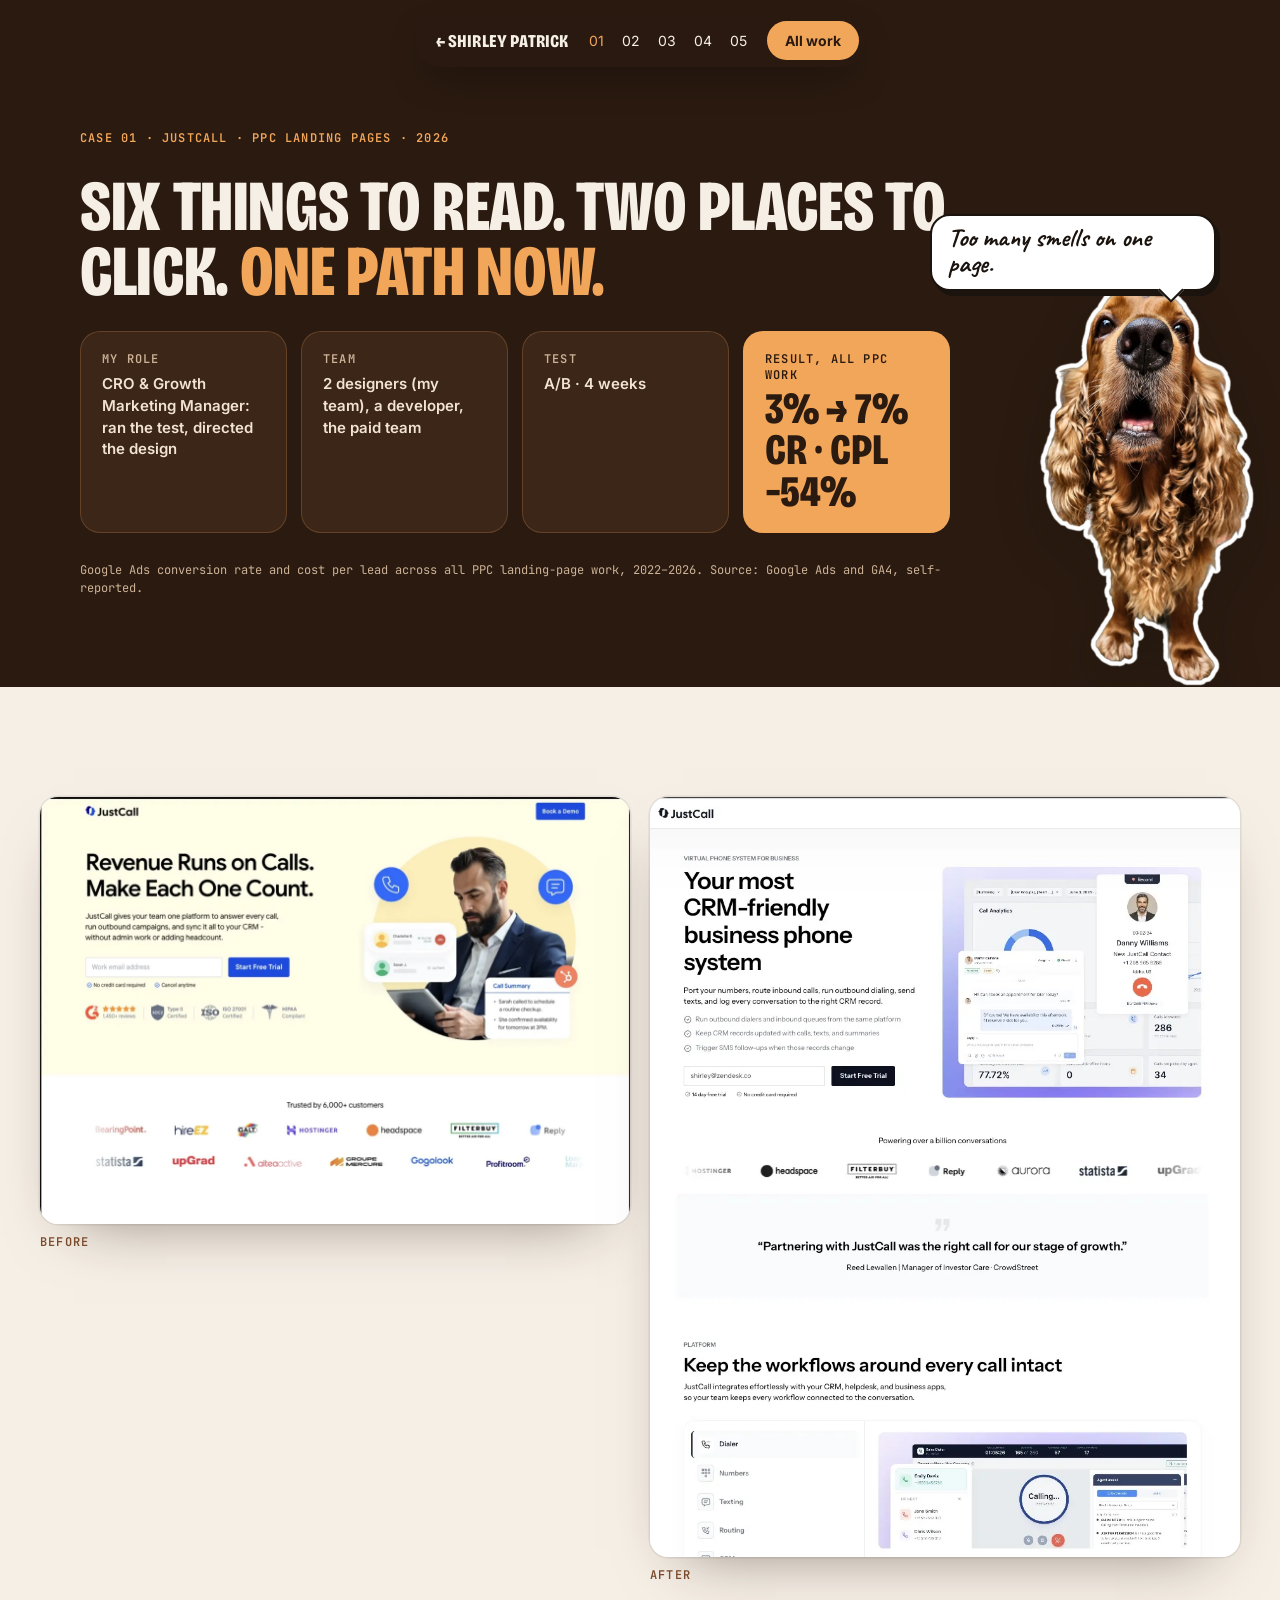
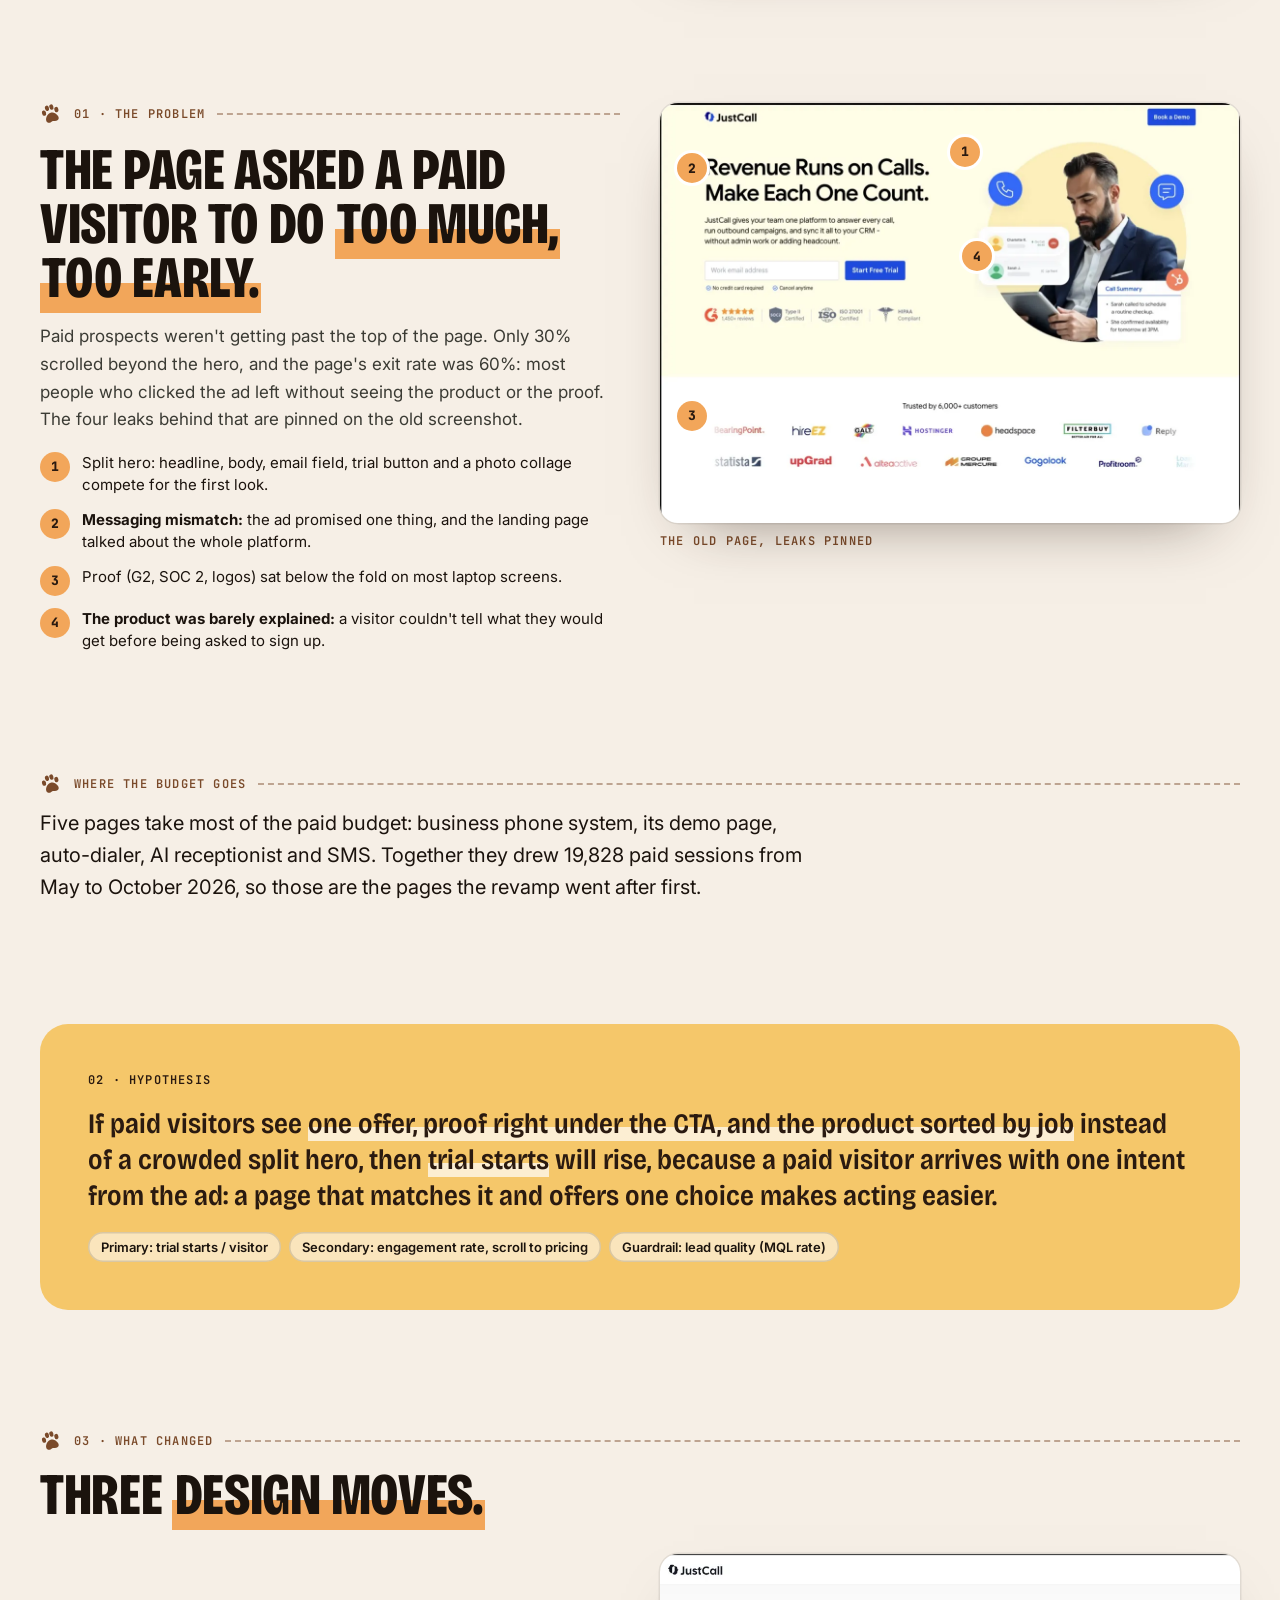
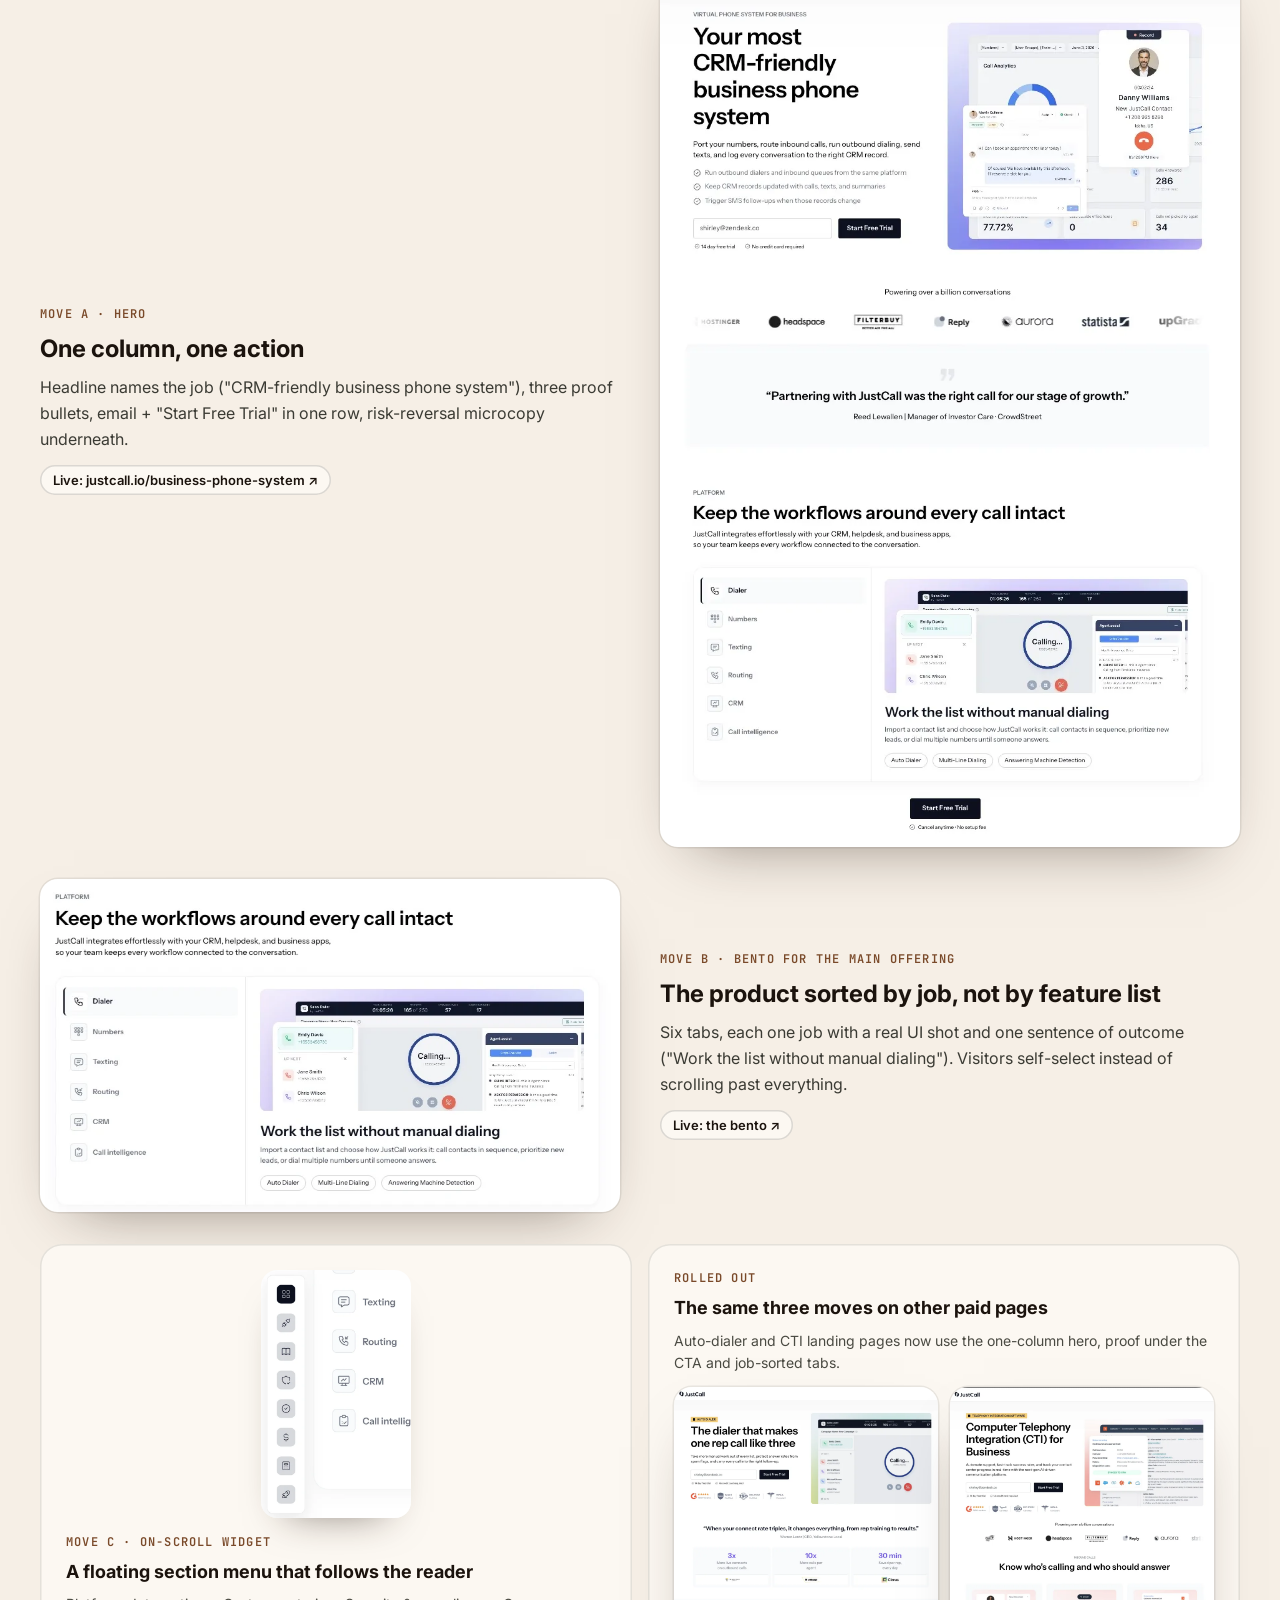
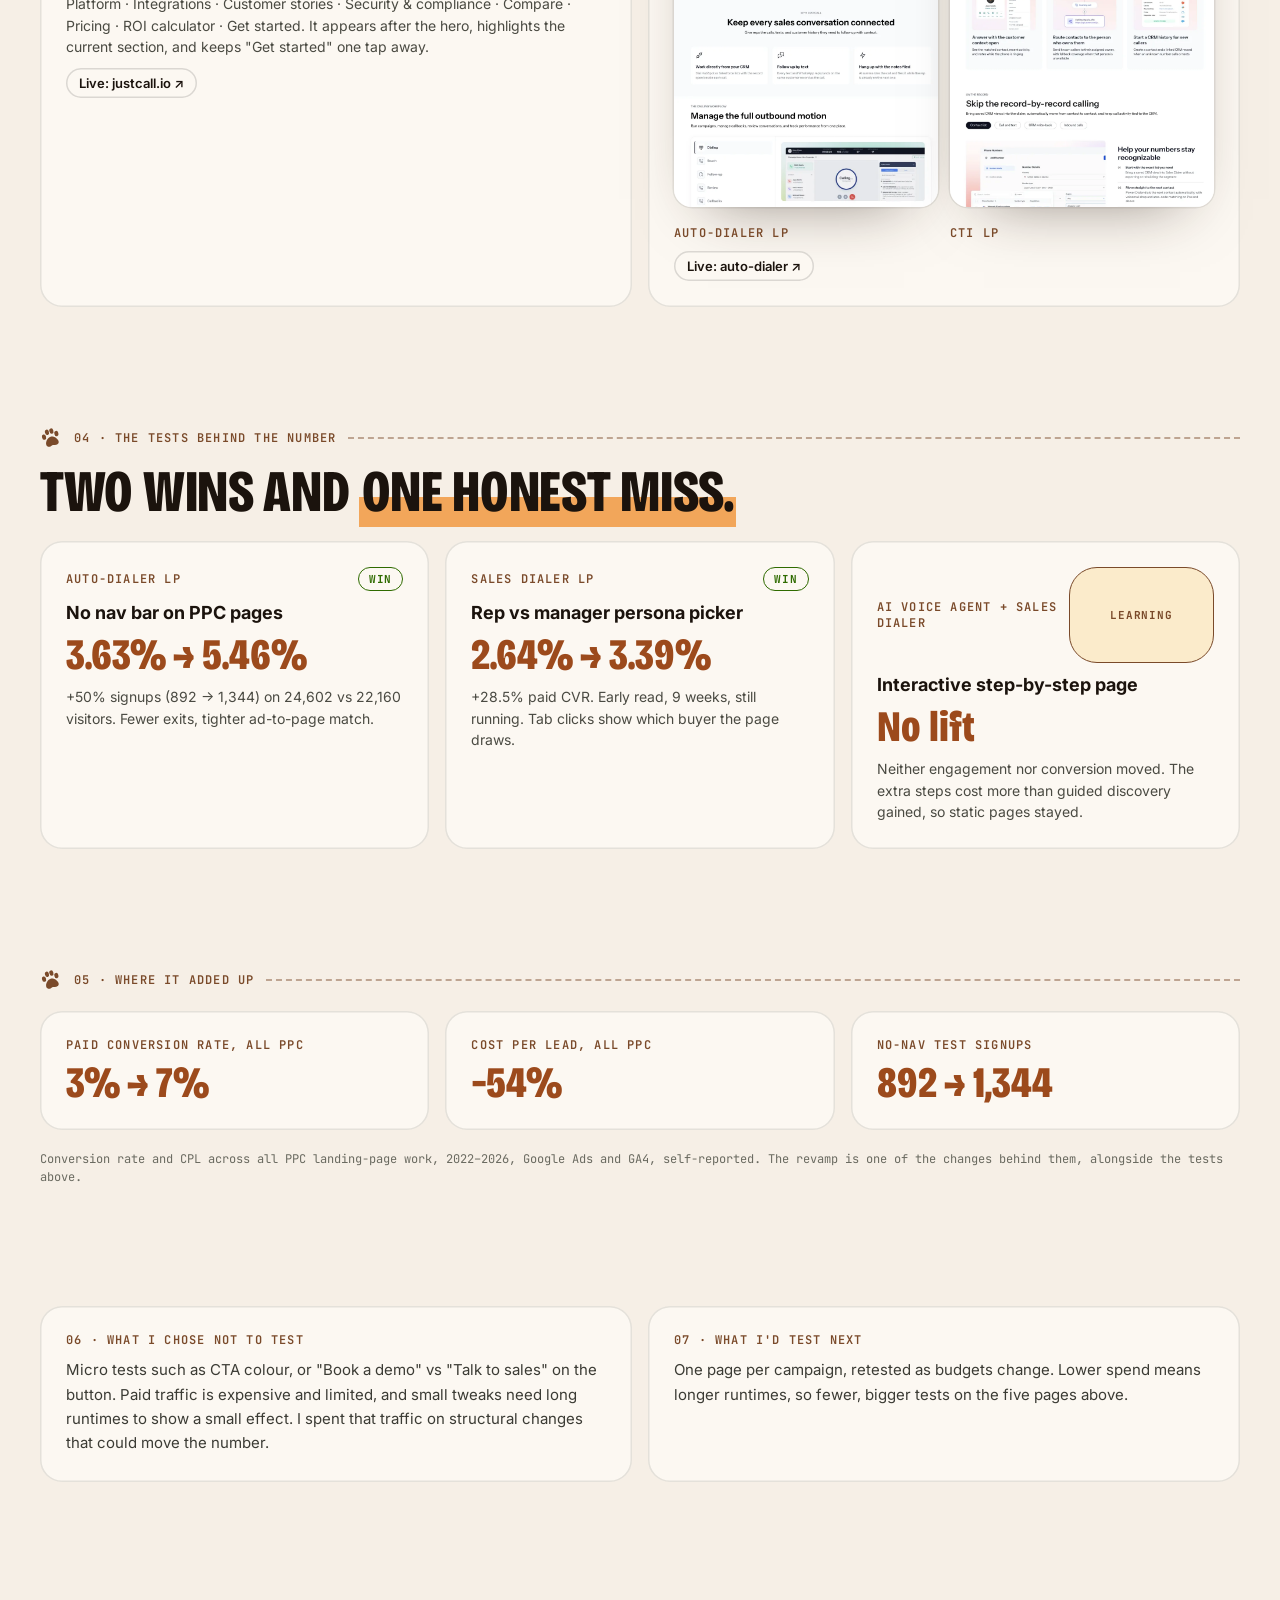
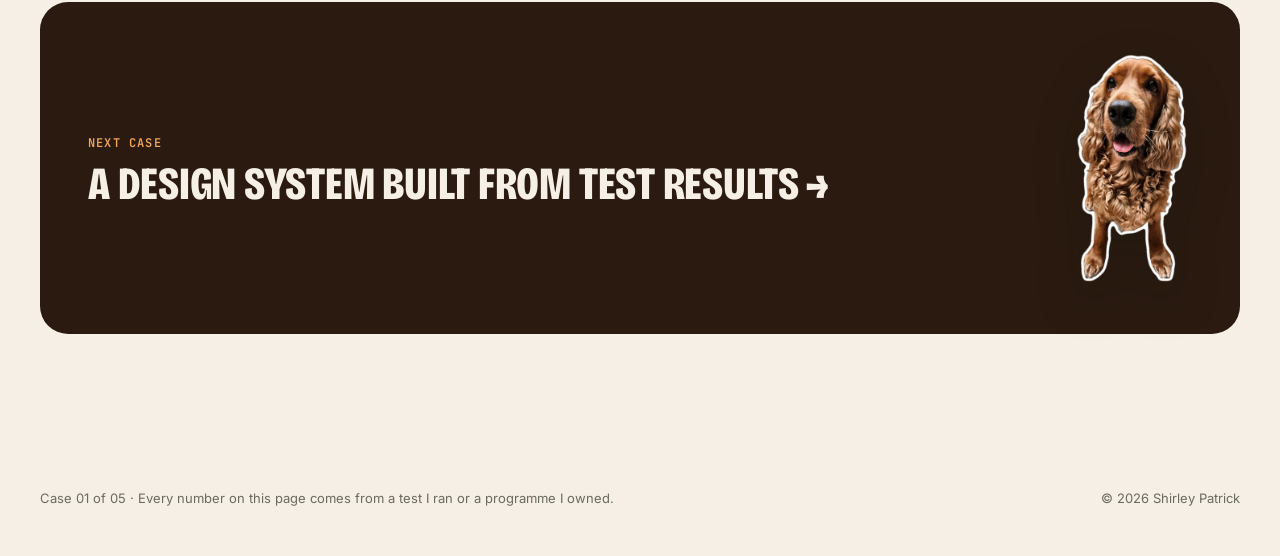
<file: cases/ppc/index.html>
<!doctype html>
<html lang="en">
<head>
<meta charset="utf-8">
<meta name="viewport" content="width=device-width, initial-scale=1">
<title>Case 01 · PPC landing pages</title>
<meta name="description" content="Shirley Patrick · CRO & growth portfolio: case studies, the JustCall growth book, 39 experiments in full, and the CRO toolkit.">
<meta property="og:title" content="Case 01 · PPC landing pages">
<meta property="og:description" content="Shirley Patrick · CRO & growth portfolio: case studies, the JustCall growth book, 39 experiments in full, and the CRO toolkit.">
<meta property="og:type" content="website">
<link rel="icon" href="data:image/svg+xml,%3Csvg xmlns=%22http://www.w3.org/2000/svg%22 viewBox=%220 0 24 24%22%3E%3Cg fill=%22%239C4A1C%22%3E%3Cellipse cx=%225%22 cy=%229%22 rx=%222.2%22 ry=%223%22/%3E%3Cellipse cx=%229.5%22 cy=%224.8%22 rx=%222.2%22 ry=%223%22/%3E%3Cellipse cx=%2214.5%22 cy=%224.8%22 rx=%222.2%22 ry=%223%22/%3E%3Cellipse cx=%2219%22 cy=%229%22 rx=%222.2%22 ry=%223%22/%3E%3Cpath d=%22M12 10.5c-3.6 0-7 4-7 7.2 0 2 1.6 3.1 3.4 3.1 1.4 0 2.3-.8 3.6-.8s2.2.8 3.6.8c1.8 0 3.4-1.1 3.4-3.1 0-3.2-3.4-7.2-7-7.2z%22/%3E%3C/g%3E%3C/svg%3E">
<link rel="preconnect" href="https://fonts.googleapis.com">
<link href="https://fonts.googleapis.com/css2?family=Bricolage+Grotesque:opsz,wdth,wght@12..96,75..100,200..800&amp;family=Inter:wght@400;500;600;700&amp;family=Caveat:wght@600;700&amp;family=JetBrains+Mono:wght@400;600&amp;display=swap" rel="stylesheet">
<style>
.pal-copper,:root{--bg:#F6EFE6;--bg2:#FCF8F2;--ink:#1B130D;--dk:#2A1A10;--dk2:#3B2618;--on-dk:#F2E3D2;--on-dk2:#CDB297;--acc:#F2A65A;--acc-ink:#9C4A1C;--y:#F5C76A;--y2:#FBEBCB;--or:#EE8E9D;--br:#7A4A2A;--win:#2F6B00;--loss:#B3361E}
.pal-nose{--bg:#F5F1EC;--bg2:#FBF8F4;--ink:#171210;--dk:#171210;--dk2:#271F1B;--on-dk:#EFE7E1;--on-dk2:#BFB3AB;--acc:#F59DB0;--acc-ink:#B0365A;--y:#F2A65A;--y2:#FBE5CC;--or:#D9844A;--br:#7A4A2A;--win:#2F6B00;--loss:#B3361E}
.pal-collar{--bg:#F4F1EC;--bg2:#FBF9F5;--ink:#13151D;--dk:#1C3FB0;--dk2:#2A4EC4;--on-dk:#E8EDFF;--on-dk2:#BFCBF5;--acc:#FFC27A;--acc-ink:#1C3FB0;--y:#FFD66B;--y2:#FFF1C9;--or:#EE8E9D;--br:#7A4A2A;--win:#2F6B00;--loss:#B3361E}
.pal-green{--bg:#F4F3EF;--bg2:#FBFAF7;--ink:#14140F;--dk:#013900;--dk2:#024A00;--on-dk:#D6E5C8;--on-dk2:#A9C29A;--acc:#B6FE00;--acc-ink:#3F7A00;--y:#FFDC13;--y2:#FFF7D6;--or:#FA8005;--br:#754402;--win:#2F6B00;--loss:#B84A00}
body{margin:0;background:var(--bg);color:var(--ink);font-family:Inter,system-ui,sans-serif;-webkit-font-smoothing:antialiased}
a{color:var(--ink);transition:color .2s}a:hover{color:var(--acc-ink)}
img{display:block;max-width:100%}
.w{max-width:1280px;margin:0 auto;padding:0 40px;box-sizing:border-box;width:100%}
.d{font-family:'Bricolage Grotesque',sans-serif;font-stretch:75%;font-weight:800;text-transform:uppercase;line-height:.86;letter-spacing:-.005em;margin:0}
.mono{font-family:'JetBrains Mono',ui-monospace,monospace;font-size:12px;letter-spacing:.08em;text-transform:uppercase;font-weight:600}
.hand{font-family:Caveat,cursive;font-weight:700}
.hl{background:linear-gradient(transparent 58%,var(--acc) 58%);-webkit-box-decoration-break:clone;box-decoration-break:clone;padding:0 .04em}
.stop{display:flex;align-items:center;gap:12px;font-family:'JetBrains Mono',ui-monospace,monospace;font-size:12px;letter-spacing:.1em;text-transform:uppercase;font-weight:600;color:var(--br)}
.stop svg{width:22px;height:22px;fill:currentColor;transform:rotate(-16deg);flex:0 0 22px}
.stop::after{content:"";flex:1;border-top:2px dashed currentColor;opacity:.45}
.bub{position:absolute;background:#FFFFFF;color:var(--ink);border:2px solid var(--ink);border-radius:20px;padding:9px 16px 11px;font-family:Caveat,cursive;font-weight:700;font-size:26px;line-height:1.02;box-shadow:4px 5px 0 var(--ink);z-index:6;width:max-content;max-width:250px}
.bub::after{content:"";position:absolute;width:16px;height:16px;background:#FFFFFF;border-right:2px solid var(--ink);border-bottom:2px solid var(--ink);bottom:-10px;left:34px;transform:rotate(45deg)}
.bub.r::after{left:auto;right:34px}
.stick{filter:drop-shadow(0 18px 22px rgba(20,20,15,.28));height:auto}
.btn{display:inline-flex;align-items:center;gap:10px;background:var(--dk);color:var(--acc);text-decoration:none;border-radius:999px;padding:17px 26px;font-weight:700;font-size:16px;border:2px solid var(--dk);transition:transform .2s,background .2s}
.btn:hover{transform:translateY(-2px);color:var(--acc)}
.btn.ghost{background:transparent;color:var(--dk)}
.btn.lime{background:var(--acc);color:var(--dk);border-color:var(--acc)}
.btn.lime:hover{color:var(--dk)}
.btn.out{background:transparent;color:var(--bg);border-color:var(--bg)}
.btn.out:hover{color:var(--bg)}
.sec{animation:rise .7s cubic-bezier(.2,.7,.2,1) both}
@keyframes rise{from{opacity:0;transform:translateY(28px)}to{opacity:1;transform:none}}
@supports (animation-timeline:view()){.sec{animation:rise linear both;animation-timeline:view();animation-range:entry 0% entry 30%}}

/* nav */
.nav{position:absolute;top:14px;left:50%;transform:translateX(-50%);display:flex;align-items:center;gap:20px;background:color-mix(in srgb,var(--dk) 94%,transparent);backdrop-filter:blur(10px);color:var(--bg);border-radius:999px;padding:7px 7px 7px 22px;white-space:nowrap;box-shadow:0 16px 40px -18px rgba(0,0,0,.6)}
.nav a{color:var(--bg);text-decoration:none;font-size:14px}
.nav a:hover{color:var(--acc)}
.nav .brand{font-family:'Bricolage Grotesque',sans-serif;font-stretch:75%;font-weight:800;text-transform:uppercase;font-size:18px;letter-spacing:.01em}
.navlinks{display:flex;gap:18px}
.avail{display:inline-flex;align-items:center;gap:8px;font-size:13px;color:var(--on-dk)}
.avail::before{content:"";width:8px;height:8px;border-radius:50%;background:var(--acc);box-shadow:0 0 0 4px color-mix(in srgb,var(--acc) 20%,transparent)}
.nav .resbtn{background:var(--acc);color:var(--dk);border-radius:999px;padding:11px 18px;font-weight:700}
.nav .resbtn:hover{color:var(--dk)}

.gsec{display:flex;flex-direction:column;gap:32px}
.dark-band{background:var(--dk);color:var(--bg);padding:100px 0}
.gh2{font-size:clamp(44px,5.2vw,84px);line-height:.9}
.glede{margin:0;font-size:20px;line-height:1.55;color:#3B3B34;max-width:760px}
.dark-band .glede{color:var(--on-dk)}
.gsrc{margin:0;font-size:12px;line-height:1.5;font-family:'JetBrains Mono',monospace;letter-spacing:.02em}
.gstats{display:grid;grid-template-columns:repeat(4,minmax(0,1fr));gap:16px}
.gst{display:flex;flex-direction:column;gap:10px;padding:24px;border-radius:22px;background:var(--bg2);box-shadow:inset 0 0 0 1.5px rgba(20,20,15,.1)}
.dark-band .gst{background:var(--dk2);box-shadow:inset 0 0 0 1px color-mix(in srgb,var(--acc) 25%,transparent)}
.gst-n{font-family:'Bricolage Grotesque',sans-serif;font-stretch:75%;font-weight:800;font-size:clamp(48px,4.4vw,72px);line-height:.85;color:var(--acc-ink)}
.dark-band .gst-n{color:var(--acc)}
.gst-t{font-size:15px;line-height:1.45}
.g2{display:grid;grid-template-columns:minmax(0,1.1fr) minmax(0,1fr);gap:40px;align-items:start}
.g3{display:grid;grid-template-columns:repeat(3,minmax(0,1fr));gap:16px}
.g4{display:grid;grid-template-columns:repeat(4,minmax(0,1fr));gap:16px}
.card{display:flex;flex-direction:column;gap:12px;padding:26px;border-radius:22px;background:var(--bg2);box-shadow:inset 0 0 0 1.5px rgba(20,20,15,.1)}
.dark-band .card{background:var(--dk2);box-shadow:inset 0 0 0 1px color-mix(in srgb,var(--acc) 25%,transparent)}
.card h3{margin:0;font-family:'Bricolage Grotesque',sans-serif;font-stretch:75%;font-weight:800;font-size:30px;line-height:.95;text-transform:uppercase}
.card p{margin:0;font-size:15px;line-height:1.55}
.kick{font-family:'JetBrains Mono',monospace;font-size:11px;letter-spacing:.1em;text-transform:uppercase;font-weight:600;color:var(--br)}
.dark-band .kick{color:var(--acc)}
.cm{display:flex;flex-direction:column;gap:10px;padding:24px 26px;border-radius:22px;background:var(--y2)}
.cm ul{margin:0;padding-left:18px;display:flex;flex-direction:column;gap:10px}
.cm li{font-size:16px;line-height:1.55;color:#2A2622}
.ich,.hch{margin:0;display:flex;flex-direction:column;gap:16px;padding:26px;border-radius:22px;background:#FFFFFF;box-shadow:inset 0 0 0 1.5px rgba(20,20,15,.1)}
.iplot{display:flex;gap:40px;align-items:flex-end;height:260px;padding-top:28px;border-bottom:1.5px solid rgba(20,20,15,.35)}
.ig{flex:1 1 0;display:flex;flex-direction:column;align-items:center;height:100%;position:relative}
.ipair{display:flex;gap:2px;align-items:flex-end;height:100%;width:100%;max-width:200px;justify-content:center}
.ib{position:relative;width:46%;max-width:70px;border-radius:4px 4px 0 0;transition:filter .2s}
.ib:hover{filter:brightness(1.12)}
.iv{position:absolute;top:-24px;left:50%;transform:translateX(-50%);font-family:'Bricolage Grotesque',sans-serif;font-stretch:75%;font-weight:800;font-size:20px;color:#1B130D;white-space:nowrap}
.il{position:absolute;bottom:-28px;font-size:13px;color:#3B3B34;white-space:nowrap}
.lg{display:flex;gap:18px;margin-top:40px;font-size:13px;color:#3B3B34}
.lg span{display:inline-flex;align-items:center;gap:8px}
.lg i{width:12px;height:12px;border-radius:3px;display:inline-block}
.hb{display:grid;grid-template-columns:minmax(0,190px) minmax(0,1fr) 84px;gap:14px;align-items:center}
.hb-l{font-size:14px;line-height:1.3;color:#3B3B34}
.hb-t{height:26px;background:#F1EDE6;border-radius:4px;overflow:hidden}
.hb-f{height:100%;border-radius:0 4px 4px 0}
.hb-v{font-family:'Bricolage Grotesque',sans-serif;font-stretch:75%;font-weight:800;font-size:22px;color:#1B130D;text-align:right}
.gtable{width:100%;border-collapse:collapse;font-size:14px;background:#FFFFFF;border-radius:18px;overflow:hidden;box-shadow:inset 0 0 0 1.5px rgba(20,20,15,.1)}
.gtable th{text-align:left;font-family:'JetBrains Mono',monospace;font-size:11px;letter-spacing:.08em;text-transform:uppercase;font-weight:600;color:var(--br);padding:14px 16px;border-bottom:1.5px solid rgba(20,20,15,.15);background:var(--bg2)}
.gtable td{padding:14px 16px;border-bottom:1px solid rgba(20,20,15,.08);vertical-align:top;line-height:1.5}
.gtable td.num{font-family:'Bricolage Grotesque',sans-serif;font-stretch:75%;font-weight:800;font-size:18px;white-space:nowrap}
.gtable tr:last-child td{border-bottom:0}
.tbox{overflow-x:auto;border-radius:18px}
.shotf{border-radius:18px;overflow:hidden;background:#FFFFFF;box-shadow:0 30px 60px -32px rgba(0,0,0,.5)}
.shotf img{width:100%;height:auto}
.screens{display:grid;grid-template-columns:repeat(4,minmax(0,1fr));gap:16px;align-items:start}
.screens figure{margin:0;display:flex;flex-direction:column;gap:10px}
.screens img{width:100%;height:auto;border-radius:18px;box-shadow:0 26px 50px -28px rgba(0,0,0,.45)}
.screens figcaption{font-size:13px;line-height:1.4;color:#3B3B34}
.cover{background:var(--dk);color:var(--bg);padding:150px 0 90px;position:relative;overflow:hidden}
.cover-dog{position:absolute;right:6%;bottom:-6px;width:min(26vw,320px)}
.cover-dog .bub{left:-150px;top:-40px}
.chap{display:flex;align-items:baseline;gap:18px;flex-wrap:wrap}
.chap .no{font-family:'Bricolage Grotesque',sans-serif;font-stretch:75%;font-weight:800;font-size:22px;color:var(--br)}
.closing{font-family:'Bricolage Grotesque',sans-serif;font-stretch:75%;font-weight:800;font-size:clamp(28px,2.6vw,40px);line-height:1.05;color:var(--acc-ink);max-width:900px}
.contact{background:var(--dk);color:var(--bg);position:relative;overflow:hidden;padding:120px 0 0}
.gfoot{display:flex;justify-content:space-between;gap:20px;flex-wrap:wrap;padding:26px 0 30px;border-top:1px solid color-mix(in srgb,var(--bg) 25%,transparent);color:var(--on-dk2);font-size:13px}
@media (max-width:1000px){
.gstats,.g4{grid-template-columns:repeat(2,minmax(0,1fr))}
.g2,.g3{grid-template-columns:minmax(0,1fr)}
.screens{grid-template-columns:repeat(2,minmax(0,1fr))}
}
@media (max-width:900px){
.w{padding:0 20px}
.navlinks{display:none}
.cover-dog{position:relative;right:auto;margin:40px 0 -90px auto;width:220px}
.cover-dog .bub{left:-120px;top:-30px;font-size:22px}
.hb{grid-template-columns:minmax(0,1fr) 72px}
.hb-l{grid-column:1 / -1}
.iplot{gap:20px}
}
@media (max-width:560px){
.gstats,.g4,.screens{grid-template-columns:minmax(0,1fr)}
}


.cw{max-width:1200px;margin:0 auto;padding:0 40px;box-sizing:border-box;width:100%}
.cmain{display:flex;flex-direction:column;gap:120px;padding:110px 0 0}
.lbl{font-family:'JetBrains Mono',ui-monospace,monospace;font-size:12px;letter-spacing:.1em;text-transform:uppercase;font-weight:600;color:var(--br)}
.stop .lbl{color:inherit}
.h2{font-family:'Bricolage Grotesque',sans-serif;font-stretch:75%;font-weight:800;text-transform:uppercase;font-size:clamp(40px,4.6vw,68px);line-height:.92;letter-spacing:-.005em;margin:0;max-width:960px}
.body{margin:0;font-size:17px;line-height:1.62;color:#3B3B34;max-width:780px}
.c{background:var(--bg2);border-radius:22px;padding:26px;box-sizing:border-box;box-shadow:inset 0 0 0 1.5px rgba(20,20,15,.1);display:flex;flex-direction:column;gap:10px}
.c .t{font-weight:700;font-size:18px;line-height:1.3}
.c .s{font-size:14px;line-height:1.55;color:#4A4A42}
.big{font-family:'Bricolage Grotesque',sans-serif;font-stretch:75%;font-weight:800;font-size:clamp(34px,3.4vw,48px);line-height:.95;color:var(--acc-ink)}
.grid{display:grid;gap:16px}
.g-auto{grid-template-columns:repeat(auto-fit,minmax(220px,1fr))}
.g-2{grid-template-columns:repeat(auto-fit,minmax(340px,1fr));gap:40px;align-items:start}
.g-3{grid-template-columns:repeat(auto-fit,minmax(280px,1fr))}
.pin{display:inline-flex;align-items:center;justify-content:center;width:30px;height:30px;border-radius:50%;background:var(--acc);color:var(--dk);font-size:13px;font-weight:800;flex:0 0 30px;font-family:'JetBrains Mono',monospace}
.pins{display:flex;flex-direction:column;gap:12px}
.pins>div{display:flex;gap:12px;align-items:flex-start;font-size:15px;line-height:1.5}
.ref{display:inline-flex;align-items:center;gap:6px;background:var(--bg2);color:var(--ink);border-radius:999px;padding:7px 13px;font-size:13px;font-weight:600;text-decoration:none;box-shadow:inset 0 0 0 1.5px rgba(20,20,15,.14);transition:background .2s}
a.ref:hover{background:var(--acc);color:var(--dk)}
.refs{display:flex;gap:8px;flex-wrap:wrap}
.tag{font-family:'JetBrains Mono',monospace;font-size:11px;font-weight:700;letter-spacing:.08em;padding:4px 10px;border-radius:999px;border:1.5px solid currentColor}
.tag.win{color:var(--win)}.tag.loss{color:var(--loss)}.tag.learn{color:var(--br)}
.shot{display:block;width:100%;border-radius:18px;background:#FFFFFF;box-shadow:0 26px 60px -34px rgba(42,26,16,.55),0 0 0 1.5px rgba(20,20,15,.08)}
.scroll{overflow-y:auto;border-radius:18px;background:#FFFFFF;box-shadow:0 26px 60px -34px rgba(42,26,16,.55),0 0 0 1.5px rgba(20,20,15,.08)}
.scroll img{display:block;width:100%}
figure{margin:0;display:flex;flex-direction:column;gap:10px}
.hyp{background:var(--y);border-radius:28px;padding:48px;display:flex;flex-direction:column;gap:18px}
.hyp .lbl{color:var(--dk)}
.hyp p{margin:0;font-family:'Bricolage Grotesque',sans-serif;font-stretch:87%;font-weight:600;font-size:clamp(22px,2.2vw,30px);line-height:1.28;color:var(--dk)}
.hyp u{text-decoration:none;background:linear-gradient(transparent 60%,rgba(255,255,255,.7) 60%)}
.hyp .ref{background:rgba(255,255,255,.55)}
.learn{background:var(--y2);border-radius:28px;padding:40px;display:flex;flex-direction:column;gap:12px}
.learn .t{font-family:'Bricolage Grotesque',sans-serif;font-stretch:80%;font-weight:800;font-size:28px;line-height:1.05}
.learn p{margin:0;font-size:16px;line-height:1.6;color:#3B3B34;max-width:820px}
.ccover{background:var(--dk);color:var(--bg);padding:130px 0 90px;position:relative;overflow:hidden}
.ccover .lbl{color:var(--acc)}
.ch1{font-size:clamp(48px,5.6vw,92px);line-height:.9;color:var(--bg);max-width:960px}
.facts{display:grid;grid-template-columns:repeat(auto-fit,minmax(190px,1fr));gap:14px}
.fact{background:var(--dk2);border-radius:20px;padding:20px 22px;display:flex;flex-direction:column;gap:6px;box-shadow:inset 0 0 0 1px color-mix(in srgb,var(--acc) 22%,transparent)}
.fact .lbl{color:var(--on-dk2)}
.fact div{font-weight:600;font-size:15px;line-height:1.45;color:var(--on-dk)}
.fact.hero{background:var(--acc)}
.fact.hero .lbl{color:var(--dk)}
.fact.hero .big{color:var(--dk)}
.fact.hero div{color:var(--dk)}
@media (min-width:901px){.ccover .facts,.ccover .csrc{max-width:calc(100% - 250px)}.ccover .ch1{max-width:calc(100% - 200px)}}
.csrc{margin:0;font-family:'JetBrains Mono',monospace;font-size:12px;line-height:1.5;color:#6A6A60}
.ccover .csrc{color:var(--on-dk2)}
.cdog{position:absolute;right:max(24px,calc((100vw - 1200px)/2 - 40px));bottom:0;width:min(17vw,230px);z-index:3}
.cdog img{width:100%;display:block}
.cdog .bub{top:-70px;right:40px}
.ctable{width:100%;min-width:760px;border-collapse:collapse;font-size:14px}
.ctable th{text-align:left;padding:14px 16px;font-family:'JetBrains Mono',monospace;font-size:11px;letter-spacing:.08em;text-transform:uppercase;color:var(--br)}
.ctable td{padding:14px 16px;border-top:1px solid rgba(20,20,15,.1);vertical-align:top}
.ctable td.n{font-weight:700;white-space:nowrap}
.next{display:flex;flex-wrap:nowrap;justify-content:space-between;gap:20px;align-items:center;padding:48px;border-radius:28px;background:var(--dk);color:var(--bg);text-decoration:none;transition:transform .3s}
.next:hover{transform:translateY(-4px);color:var(--bg)}
.next .lbl{color:var(--acc)}
.next .d{font-size:clamp(32px,3.6vw,54px);line-height:.92;color:var(--bg);display:block;margin-top:12px}
.next>span{flex:1 1 auto;min-width:0}.next img{width:120px;flex:0 0 120px}
@media (max-width:640px){.next{flex-wrap:wrap}.next img{width:90px;flex-basis:90px}}
.cfoot{display:flex;justify-content:space-between;flex-wrap:wrap;gap:12px;padding:36px 0 50px;font-size:13px;color:#6A6A60}
.navlinks a.on{color:var(--acc)}
.swatch{width:36px;height:36px;border-radius:8px;display:inline-block}
.morse{display:flex;flex-direction:column;align-items:center;gap:14px;padding:22px 10px;background:#FFFFFF;border-radius:12px;box-shadow:inset 0 0 0 1px rgba(20,20,15,.08)}
.morse .row{display:flex;gap:9px;align-items:center}
.morse i{display:inline-block;height:12px;border-radius:6px;background:#0B1020}
.morse i.dot{width:12px}.morse i.dash{width:38px}
.morse i.blue{background:#004CE6}
@media (max-width:900px){.cdog{display:none}.ccover{padding:110px 0 70px}.hyp,.learn,.next{padding:30px}}
@media (max-width:640px){.cw{padding:0 22px}.navlinks{display:none}}

@media (prefers-reduced-motion:reduce){*{animation:none !important;transition:none !important}}
</style>
</head>
<body>
<div id="site-root"><div class="sc-host"><div class="pal-copper" style="min-height: 100vh; display: flex; flex-direction: column; overflow-x: clip; background: var(--bg); color: var(--ink);"><header style="position: sticky; top: 0px; height: 0px; z-index: 50;"><div class="nav"><a href="/" class="brand">← Shirley Patrick</a><nav aria-label="Case studies" class="navlinks"><a href="/cases/ppc/" class="on">01</a><a href="/cases/design-system/">02</a><a href="/cases/mobile-demo/">03</a><a href="/cases/exit-intent/">04</a><a href="/cases/kissflow/">05</a></nav><a href="/" class="resbtn">All work</a></div></header><section class="ccover" aria-label="Case header"><div class="cw" style="display: flex; flex-direction: column; gap: 28px; position: relative; z-index: 2;"><span class="lbl">Case 01 · JustCall · PPC landing pages · 2026</span><h1 class="d ch1">Six things to read. Two places to click. <span style="color: var(--acc);">One path now.</span></h1><div class="facts"><div class="fact"><span class="lbl">My role</span><div>CRO &amp; Growth Marketing Manager: ran the test, directed the design</div></div><div class="fact"><span class="lbl">Team</span><div>2 designers (my team), a developer, the paid team</div></div><div class="fact"><span class="lbl">Test</span><div>A/B · 4 weeks</div></div><div class="fact hero"><span class="lbl">Result, all PPC work</span><span class="big">3% → 7% CR · CPL −54%</span></div></div><p class="csrc">Google Ads conversion rate and cost per lead across all PPC landing-page work, 2022–2026. Source: Google Ads and GA4, self-reported.</p></div><div class="cdog"><div class="bub r">Too many smells on one page.</div><img class="stick" src="/assets/img/bruno-sniff-sticker.webp" alt="Bruno sniffing, nose to the camera"></div></section><main class="cw cmain"><section class="grid g-2" aria-label="Before and after" style="gap: 20px;"><figure><div class="scroll" style="max-height: 760px;"><img src="/assets/img/ppc-old-full.webp" alt="Old PPC page: split hero with photo collage"></div><figcaption class="lbl">Before</figcaption></figure><figure><div class="scroll" style="max-height: 760px;"><img src="/assets/img/ppc-new-full.webp" alt="New PPC page: one-column hero and product UI"></div><figcaption class="lbl">After</figcaption></figure></section><section class="grid g-2" aria-label="The problem"><div style="display: flex; flex-direction: column; gap: 18px;"><span class="stop"><svg viewBox="0 0 24 24" aria-hidden="true"><ellipse cx="5" cy="9" rx="2.2" ry="3"></ellipse><ellipse cx="9.5" cy="4.8" rx="2.2" ry="3"></ellipse><ellipse cx="14.5" cy="4.8" rx="2.2" ry="3"></ellipse><ellipse cx="19" cy="9" rx="2.2" ry="3"></ellipse><path d="M12 10.5c-3.6 0-7 4-7 7.2 0 2 1.6 3.1 3.4 3.1 1.4 0 2.3-.8 3.6-.8s2.2.8 3.6.8c1.8 0 3.4-1.1 3.4-3.1 0-3.2-3.4-7.2-7-7.2z"></path></svg><span class="lbl">01 · The problem</span></span><h2 class="h2">The page asked a paid visitor to do <span class="hl">too much, too early.</span></h2><p class="body">Paid prospects weren't getting past the top of the page. Only 30% scrolled beyond the hero, and the page's exit rate was 60%: most people who clicked the ad left without seeing the product or the proof. The four leaks behind that are pinned on the old screenshot.</p><div class="pins"><div><span class="pin">1</span><span>Split hero: headline, body, email field, trial button and a photo collage compete for the first look.</span></div><div><span class="pin">2</span><span><strong>Messaging mismatch:</strong> the ad promised one thing, and the landing page talked about the whole platform.</span></div><div><span class="pin">3</span><span>Proof (G2, SOC 2, logos) sat below the fold on most laptop screens.</span></div><div><span class="pin">4</span><span><strong>The product was barely explained:</strong> a visitor couldn't tell what they would get before being asked to sign up.</span></div></div></div><figure><div style="position: relative;"><img class="shot" src="/assets/img/ppc-old-full.webp" alt="Old PPC page with the four leaks pinned"><span class="pin" style="position: absolute; left: 50%; top: 8%; box-shadow: rgb(255, 255, 255) 0px 0px 0px 3px;">1</span><span class="pin" style="position: absolute; left: 3%; top: 12%; box-shadow: rgb(255, 255, 255) 0px 0px 0px 3px;">2</span><span class="pin" style="position: absolute; left: 3%; top: 71%; box-shadow: rgb(255, 255, 255) 0px 0px 0px 3px;">3</span><span class="pin" style="position: absolute; left: 52%; top: 33%; box-shadow: rgb(255, 255, 255) 0px 0px 0px 3px;">4</span></div><figcaption class="lbl">The old page, leaks pinned</figcaption></figure></section><section aria-label="Where the budget goes" style="display: flex; flex-direction: column; gap: 12px;"><span class="stop"><svg viewBox="0 0 24 24" aria-hidden="true"><ellipse cx="5" cy="9" rx="2.2" ry="3"></ellipse><ellipse cx="9.5" cy="4.8" rx="2.2" ry="3"></ellipse><ellipse cx="14.5" cy="4.8" rx="2.2" ry="3"></ellipse><ellipse cx="19" cy="9" rx="2.2" ry="3"></ellipse><path d="M12 10.5c-3.6 0-7 4-7 7.2 0 2 1.6 3.1 3.4 3.1 1.4 0 2.3-.8 3.6-.8s2.2.8 3.6.8c1.8 0 3.4-1.1 3.4-3.1 0-3.2-3.4-7.2-7-7.2z"></path></svg><span class="lbl">Where the budget goes</span></span><p class="body" style="font-size: 20px; color: var(--ink);">Five pages take most of the paid budget: business phone system, its demo page, auto-dialer, AI receptionist and SMS. Together they drew 19,828 paid sessions from May to October 2026, so those are the pages the revamp went after first.</p></section><section class="hyp" aria-label="Hypothesis"><span class="lbl">02 · Hypothesis</span><p>If paid visitors see <u>one offer, proof right under the CTA, and the product sorted by job</u> instead of a crowded split hero, then <u>trial starts</u> will rise, because a paid visitor arrives with one intent from the ad: a page that matches it and offers one choice makes acting easier.</p><div class="refs"><span class="ref">Primary: trial starts / visitor</span><span class="ref">Secondary: engagement rate, scroll to pricing</span><span class="ref">Guardrail: lead quality (MQL rate)</span></div></section><section aria-label="What changed" style="display: flex; flex-direction: column; gap: 32px;"><div style="display: flex; flex-direction: column; gap: 16px;"><span class="stop"><svg viewBox="0 0 24 24" aria-hidden="true"><ellipse cx="5" cy="9" rx="2.2" ry="3"></ellipse><ellipse cx="9.5" cy="4.8" rx="2.2" ry="3"></ellipse><ellipse cx="14.5" cy="4.8" rx="2.2" ry="3"></ellipse><ellipse cx="19" cy="9" rx="2.2" ry="3"></ellipse><path d="M12 10.5c-3.6 0-7 4-7 7.2 0 2 1.6 3.1 3.4 3.1 1.4 0 2.3-.8 3.6-.8s2.2.8 3.6.8c1.8 0 3.4-1.1 3.4-3.1 0-3.2-3.4-7.2-7-7.2z"></path></svg><span class="lbl">03 · What changed</span></span><h2 class="h2">Three <span class="hl">design moves.</span></h2></div><div class="grid g-2" style="align-items: center;"><div style="display: flex; flex-direction: column; gap: 12px;"><span class="lbl">Move A · Hero</span><div class="t" style="font-size: 24px; font-weight: 700;">One column, one action</div><p class="body" style="font-size: 16px;">Headline names the job ("CRM-friendly business phone system"), three proof bullets, email + "Start Free Trial" in one row, risk-reversal microcopy underneath.</p><div class="refs"><a class="ref" href="https://justcall.io/business-phone-system/" target="_blank" rel="noopener">Live: justcall.io/business-phone-system ↗</a></div></div><img class="shot" src="/assets/img/ppc-new-full.webp" alt="New business phone system hero: one column, proof bullets, email and Start Free Trial in one row"></div><div class="grid g-2" style="align-items: center;"><img class="shot" src="/assets/img/ppc-bento.webp" alt="Platform bento: six job tabs (Dialer, Numbers, Texting, Routing, CRM, Call intelligence) with the Dialer tab open showing the sales dialer UI"><div style="display: flex; flex-direction: column; gap: 12px;"><span class="lbl">Move B · Bento for the main offering</span><div class="t" style="font-size: 24px; font-weight: 700;">The product sorted by job, not by feature list</div><p class="body" style="font-size: 16px;">Six tabs, each one job with a real UI shot and one sentence of outcome ("Work the list without manual dialing"). Visitors self-select instead of scrolling past everything.</p><div class="refs"><a class="ref" href="https://justcall.io/business-phone-system/" target="_blank" rel="noopener">Live: the bento ↗</a></div></div></div><div class="grid g-3"><div class="c"><img src="/assets/img/ppc-section-rail.webp" alt="Section rail collapsed to eight icons, Platform highlighted, beside the bento job tabs: Numbers, Texting, Routing, CRM, Call intelligence" style="width: 150px; margin: 0px auto 6px; display: block; border-radius: 16px; box-shadow: rgba(42, 26, 16, 0.6) 0px 20px 40px -26px;"><span class="lbl">Move C · On-scroll widget</span><div class="t">A floating section menu that follows the reader</div><div class="s">Platform · Integrations · Customer stories · Security &amp; compliance · Compare · Pricing · ROI calculator · Get started. It appears after the hero, highlights the current section, and keeps "Get started" one tap away.</div><div class="refs"><a class="ref" href="https://justcall.io/" target="_blank" rel="noopener">Live: justcall.io ↗</a></div></div><div class="c"><span class="lbl">Rolled out</span><div class="t">The same three moves on other paid pages</div><div class="s">Auto-dialer and CTI landing pages now use the one-column hero, proof under the CTA and job-sorted tabs.</div><div style="display: grid; grid-template-columns: repeat(auto-fit, minmax(190px, 1fr)); gap: 12px; margin-top: 4px;"><figure style="margin: 0px;"><div class="scroll" style="height: 420px;"><img src="/assets/img/ppc-autodialer.webp" alt="Auto-dialer paid landing page after the revamp: one-column hero, logos and proof under the CTA, job-sorted dialer tabs"></div><figcaption class="lbl" style="margin-top: 8px;">Auto-dialer LP</figcaption></figure><figure style="margin: 0px;"><div class="scroll" style="height: 420px;"><img src="/assets/img/ppc-cti.webp" alt="CTI paid landing page after the revamp: one-column hero, logos under the CTA, job-sorted feature tabs"></div><figcaption class="lbl" style="margin-top: 8px;">CTI LP</figcaption></figure></div><div class="refs"><a class="ref" href="https://justcall.io/auto-dialer/" target="_blank" rel="noopener">Live: auto-dialer ↗</a></div></div></div></section><section aria-label="Tests behind the number" style="display: flex; flex-direction: column; gap: 22px;"><div style="display: flex; flex-direction: column; gap: 16px;"><span class="stop"><svg viewBox="0 0 24 24" aria-hidden="true"><ellipse cx="5" cy="9" rx="2.2" ry="3"></ellipse><ellipse cx="9.5" cy="4.8" rx="2.2" ry="3"></ellipse><ellipse cx="14.5" cy="4.8" rx="2.2" ry="3"></ellipse><ellipse cx="19" cy="9" rx="2.2" ry="3"></ellipse><path d="M12 10.5c-3.6 0-7 4-7 7.2 0 2 1.6 3.1 3.4 3.1 1.4 0 2.3-.8 3.6-.8s2.2.8 3.6.8c1.8 0 3.4-1.1 3.4-3.1 0-3.2-3.4-7.2-7-7.2z"></path></svg><span class="lbl">04 · The tests behind the number</span></span><h2 class="h2">Two wins and <span class="hl">one honest miss.</span></h2></div><div class="grid g-3"><div class="c"><div style="display: flex; justify-content: space-between; gap: 10px; align-items: center;"><span class="lbl">Auto-dialer LP</span><span class="tag win">WIN</span></div><div class="t">No nav bar on PPC pages</div><span class="big">3.63% → 5.46%</span><div class="s">+50% signups (892 → 1,344) on 24,602 vs 22,160 visitors. Fewer exits, tighter ad-to-page match.</div></div><div class="c"><div style="display: flex; justify-content: space-between; gap: 10px; align-items: center;"><span class="lbl">Sales dialer LP</span><span class="tag win">WIN</span></div><div class="t">Rep vs manager persona picker</div><span class="big">2.64% → 3.39%</span><div class="s">+28.5% paid CVR. Early read, 9 weeks, still running. Tab clicks show which buyer the page draws.</div></div><div class="c"><div style="display: flex; justify-content: space-between; gap: 10px; align-items: center;"><span class="lbl">AI voice agent + sales dialer</span><span class="tag learn">LEARNING</span></div><div class="t">Interactive step-by-step page</div><span class="big">No lift</span><div class="s">Neither engagement nor conversion moved. The extra steps cost more than guided discovery gained, so static pages stayed.</div></div></div></section><section aria-label="Result" style="display: flex; flex-direction: column; gap: 20px;"><span class="stop"><svg viewBox="0 0 24 24" aria-hidden="true"><ellipse cx="5" cy="9" rx="2.2" ry="3"></ellipse><ellipse cx="9.5" cy="4.8" rx="2.2" ry="3"></ellipse><ellipse cx="14.5" cy="4.8" rx="2.2" ry="3"></ellipse><ellipse cx="19" cy="9" rx="2.2" ry="3"></ellipse><path d="M12 10.5c-3.6 0-7 4-7 7.2 0 2 1.6 3.1 3.4 3.1 1.4 0 2.3-.8 3.6-.8s2.2.8 3.6.8c1.8 0 3.4-1.1 3.4-3.1 0-3.2-3.4-7.2-7-7.2z"></path></svg><span class="lbl">05 · Where it added up</span></span><div class="grid g-auto"><div class="c"><span class="lbl">Paid conversion rate, all PPC</span><span class="big">3% → 7%</span></div><div class="c"><span class="lbl">Cost per lead, all PPC</span><span class="big">−54%</span></div><div class="c"><span class="lbl">No-nav test signups</span><span class="big">892 → 1,344</span></div></div><p class="csrc">Conversion rate and CPL across all PPC landing-page work, 2022–2026, Google Ads and GA4, self-reported. The revamp is one of the changes behind them, alongside the tests above.</p></section><section class="grid g-3" aria-label="Judgement"><div class="c"><span class="lbl">06 · What I chose not to test</span><p class="body" style="font-size: 15px;">Micro tests such as CTA colour, or "Book a demo" vs "Talk to sales" on the button. Paid traffic is expensive and limited, and small tweaks need long runtimes to show a small effect. I spent that traffic on structural changes that could move the number.</p></div><div class="c"><span class="lbl">07 · What I'd test next</span><p class="body" style="font-size: 15px;">One page per campaign, retested as budgets change. Lower spend means longer runtimes, so fewer, bigger tests on the five pages above.</p></div></section><a href="/cases/design-system/" class="next"><span><span class="lbl">Next case</span><span class="d">A design system built from test results →</span></span><img class="stick" src="/assets/img/bruno-happy-sticker.webp" alt=""></a><footer class="cfoot"><span>Case 01 of 05 · Every number on this page comes from a test I ran or a programme I owned.</span><span>© 2026 Shirley Patrick</span></footer></main></div></div></div>

</body>
</html>
</file>
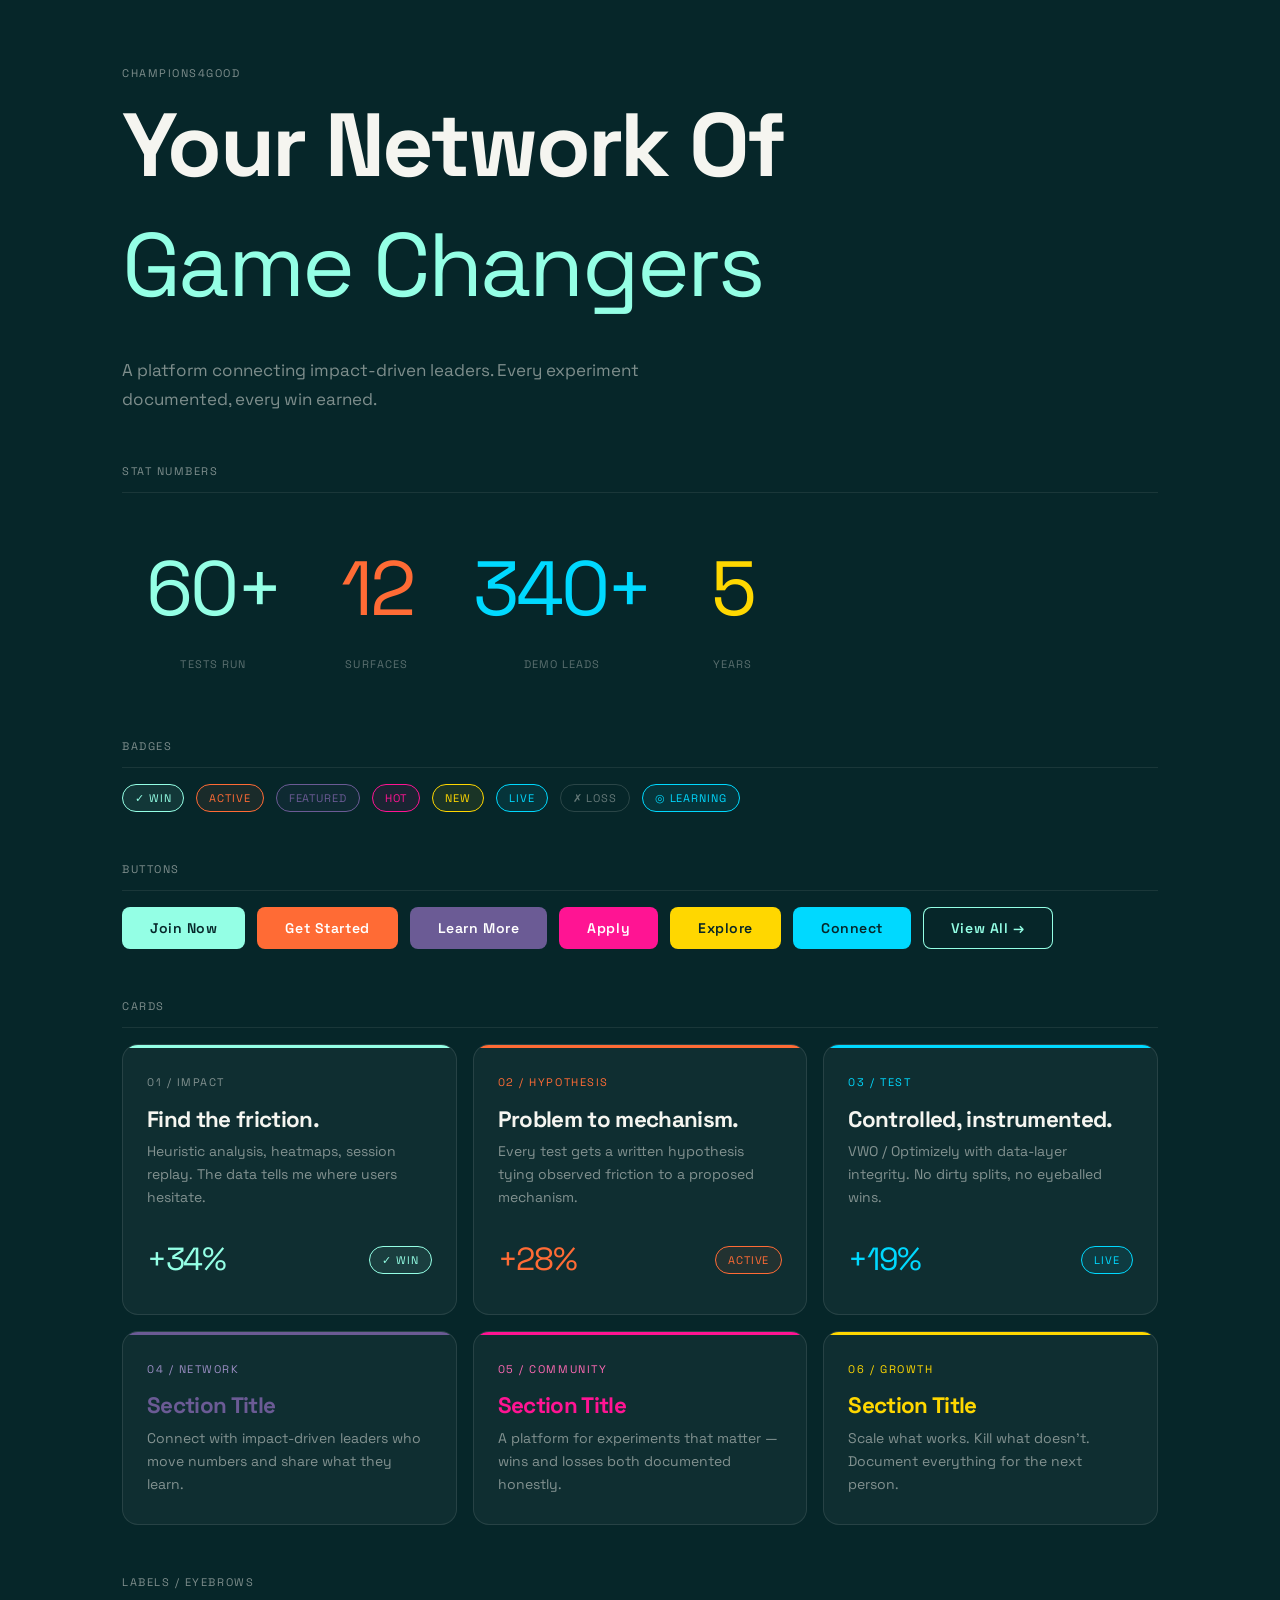
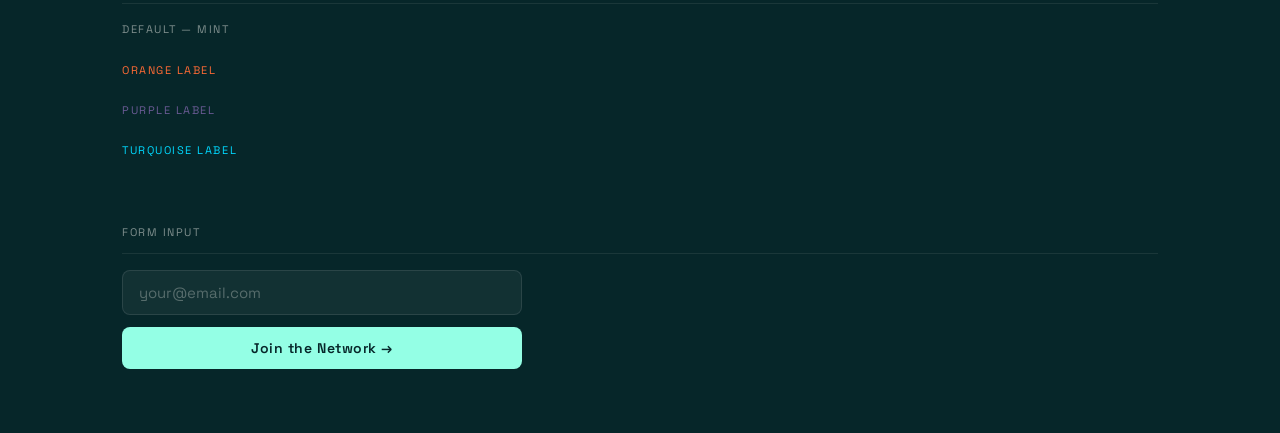
<file: c4g-demo.html>
<!DOCTYPE html>
<html lang="en">
<head>
  <meta charset="UTF-8" />
  <meta name="viewport" content="width=device-width, initial-scale=1.0" />
  <title>Champions4Good — Design System</title>
  <link rel="stylesheet" href="champions-c4g-style.css" />
  <style>
    * { box-sizing: border-box; margin: 0; padding: 0; }
    body { background: #062629; color: #F5F5F0; font-family: 'Space Grotesk', sans-serif; }
    .page { max-width: 1100px; margin: 0 auto; padding: 4rem 2rem; }
    .row { display: flex; gap: 12px; flex-wrap: wrap; align-items: flex-start; margin-bottom: 2rem; }
    .section-title {
      font-family: 'Space Grotesk', sans-serif;
      font-size: 11px; font-weight: 600; letter-spacing: .14em;
      text-transform: uppercase; color: rgba(245,245,240,.35);
      margin: 3rem 0 1rem; border-bottom: 1px solid rgba(245,245,240,.08); padding-bottom: .75rem;
    }
  </style>
</head>
<body>
<div class="page c4g-scope">

  <!-- HERO TEXT -->
  <div style="margin-bottom:3rem;">
    <span class="c4g-label">Champions4Good</span>
    <h1 style="font-family:'Space Grotesk',sans-serif;font-weight:700;font-size:clamp(40px,7vw,96px);line-height:1.05;letter-spacing:-.03em;color:#F5F5F0;margin-bottom:1rem;">
      Your Network Of<br><span class="accent-mint">Game Changers</span>
    </h1>
    <p style="font-size:17px;color:rgba(245,245,240,.5);max-width:520px;line-height:1.7;">
      A platform connecting impact-driven leaders. Every experiment documented, every win earned.
    </p>
  </div>

  <!-- STAT NUMBERS -->
  <p class="section-title">Stat Numbers</p>
  <div class="row">
    <div style="text-align:center;padding:16px 24px;">
      <p class="stat-number mint">60+</p>
      <span style="font-size:11px;letter-spacing:.1em;text-transform:uppercase;color:rgba(245,245,240,.35);font-family:'Space Grotesk',sans-serif;">Tests Run</span>
    </div>
    <div style="text-align:center;padding:16px 24px;">
      <p class="stat-number orange">12</p>
      <span style="font-size:11px;letter-spacing:.1em;text-transform:uppercase;color:rgba(245,245,240,.35);font-family:'Space Grotesk',sans-serif;">Surfaces</span>
    </div>
    <div style="text-align:center;padding:16px 24px;">
      <p class="stat-number turquoise">340+</p>
      <span style="font-size:11px;letter-spacing:.1em;text-transform:uppercase;color:rgba(245,245,240,.35);font-family:'Space Grotesk',sans-serif;">Demo Leads</span>
    </div>
    <div style="text-align:center;padding:16px 24px;">
      <p class="stat-number yellow">5</p>
      <span style="font-size:11px;letter-spacing:.1em;text-transform:uppercase;color:rgba(245,245,240,.35);font-family:'Space Grotesk',sans-serif;">Years</span>
    </div>
  </div>

  <!-- BADGES -->
  <p class="section-title">Badges</p>
  <div class="row">
    <span class="badge mint">✓ Win</span>
    <span class="badge orange">Active</span>
    <span class="badge purple">Featured</span>
    <span class="badge pink">Hot</span>
    <span class="badge yellow">New</span>
    <span class="badge turquoise">Live</span>
    <span class="badge loss">✗ Loss</span>
    <span class="badge learning">◎ Learning</span>
  </div>

  <!-- BUTTONS -->
  <p class="section-title">Buttons</p>
  <div class="row">
    <button class="btn-c4g">Join Now</button>
    <button class="btn-c4g orange">Get Started</button>
    <button class="btn-c4g purple">Learn More</button>
    <button class="btn-c4g pink">Apply</button>
    <button class="btn-c4g yellow">Explore</button>
    <button class="btn-c4g turquoise">Connect</button>
    <button class="btn-c4g outline">View All →</button>
  </div>

  <!-- CARDS -->
  <p class="section-title">Cards</p>
  <div class="c4g-grid-3" style="margin-bottom:2rem;">
    <div class="card-accent mint">
      <span class="c4g-label">01 / Impact</span>
      <h3 style="font-family:'Space Grotesk',sans-serif;font-weight:700;color:#F5F5F0;font-size:1.4rem;margin-bottom:.5rem;">Find the friction.</h3>
      <p style="font-size:14px;color:rgba(245,245,240,.5);">Heuristic analysis, heatmaps, session replay. The data tells me where users hesitate.</p>
      <div style="margin-top:1.5rem;display:flex;justify-content:space-between;align-items:center;">
        <p class="stat-number mint" style="font-size:2rem;">+34%</p>
        <span class="badge win">✓ Win</span>
      </div>
    </div>

    <div class="card-accent orange">
      <span class="c4g-label orange">02 / Hypothesis</span>
      <h3 style="font-family:'Space Grotesk',sans-serif;font-weight:700;color:#F5F5F0;font-size:1.4rem;margin-bottom:.5rem;">Problem to mechanism.</h3>
      <p style="font-size:14px;color:rgba(245,245,240,.5);">Every test gets a written hypothesis tying observed friction to a proposed mechanism.</p>
      <div style="margin-top:1.5rem;display:flex;justify-content:space-between;align-items:center;">
        <p class="stat-number orange" style="font-size:2rem;">+28%</p>
        <span class="badge orange">Active</span>
      </div>
    </div>

    <div class="card-accent turquoise">
      <span class="c4g-label turquoise">03 / Test</span>
      <h3 style="font-family:'Space Grotesk',sans-serif;font-weight:700;color:#F5F5F0;font-size:1.4rem;margin-bottom:.5rem;">Controlled, instrumented.</h3>
      <p style="font-size:14px;color:rgba(245,245,240,.5);">VWO / Optimizely with data-layer integrity. No dirty splits, no eyeballed wins.</p>
      <div style="margin-top:1.5rem;display:flex;justify-content:space-between;align-items:center;">
        <p class="stat-number turquoise" style="font-size:2rem;">+19%</p>
        <span class="badge turquoise">Live</span>
      </div>
    </div>

    <div class="card-accent purple">
      <span class="c4g-label" style="color:#9B8EC4;">04 / Network</span>
      <h2 class="accent-purple" style="font-family:'Space Grotesk',sans-serif;font-weight:700;font-size:1.4rem;margin-bottom:.5rem;">Section Title</h2>
      <p style="font-size:14px;color:rgba(245,245,240,.5);">Connect with impact-driven leaders who move numbers and share what they learn.</p>
    </div>

    <div class="card-accent pink">
      <span class="c4g-label" style="color:#FF69B4;">05 / Community</span>
      <h2 class="accent-pink" style="font-family:'Space Grotesk',sans-serif;font-weight:700;font-size:1.4rem;margin-bottom:.5rem;">Section Title</h2>
      <p style="font-size:14px;color:rgba(245,245,240,.5);">A platform for experiments that matter — wins and losses both documented honestly.</p>
    </div>

    <div class="card-accent yellow">
      <span class="c4g-label" style="color:#FFD700;">06 / Growth</span>
      <h2 class="accent-yellow" style="font-family:'Space Grotesk',sans-serif;font-weight:700;font-size:1.4rem;margin-bottom:.5rem;">Section Title</h2>
      <p style="font-size:14px;color:rgba(245,245,240,.5);">Scale what works. Kill what doesn't. Document everything for the next person.</p>
    </div>
  </div>

  <!-- LABELS -->
  <p class="section-title">Labels / Eyebrows</p>
  <div class="row" style="flex-direction:column;gap:6px;">
    <span class="c4g-label">Default — Mint</span>
    <span class="c4g-label orange">Orange Label</span>
    <span class="c4g-label purple">Purple Label</span>
    <span class="c4g-label turquoise">Turquoise Label</span>
  </div>

  <!-- INPUT -->
  <p class="section-title">Form Input</p>
  <div style="max-width:400px;">
    <input class="c4g-input" type="email" placeholder="your@email.com" />
    <div style="margin-top:12px;">
      <button class="btn-c4g" style="width:100%;">Join the Network →</button>
    </div>
  </div>

</div>
</body>
</html>
</file>
<file: champions-c4g-style.css>
/* ============================================================
   Champions4Good — Component Library
   Font: Space Grotesk 700 (Google Fonts)
   ============================================================ */

@import url('https://fonts.googleapis.com/css2?family=Space+Grotesk:wght@300;400;500;600;700&display=swap');

/* ── TOKENS ──────────────────────────────────────────────── */
:root {
  --c4g-mint:       #94ffe5;
  --c4g-orange:     #FF6B35;
  --c4g-purple:     #6B5B95;
  --c4g-pink:       #FF1493;
  --c4g-yellow:     #FFD700;
  --c4g-turquoise:  #00D9FF;
  --c4g-dark:       #062629;
  --c4g-white:      #F5F5F0;
  --c4g-muted:      rgba(245,245,240,0.5);
  --c4g-border:     rgba(245,245,240,0.1);
  --c4g-font:       'Space Grotesk', sans-serif;
}

/* ── RESET / BASE ─────────────────────────────────────────── */
.c4g-scope *,
.c4g-scope *::before,
.c4g-scope *::after {
  box-sizing: border-box;
}

/* ── TYPOGRAPHY ───────────────────────────────────────────── */
.c4g-scope h1,
.c4g-scope h2,
.c4g-scope h3 {
  font-family: var(--c4g-font);
  font-weight: 700;
  line-height: 1.1;
  letter-spacing: -0.03em;
  color: var(--c4g-white);
}

.c4g-scope h1 { font-size: clamp(40px, 7vw, 96px); }
.c4g-scope h2 { font-size: clamp(28px, 4.5vw, 64px); }
.c4g-scope h3 { font-size: clamp(20px, 2.5vw, 36px); }

.c4g-scope p,
.c4g-scope span,
.c4g-scope li {
  font-family: var(--c4g-font);
  font-weight: 400;
  line-height: 1.65;
  color: var(--c4g-muted);
}

/* Accent heading colours */
.accent-mint      { color: var(--c4g-mint)      !important; }
.accent-orange    { color: var(--c4g-orange)    !important; }
.accent-purple    { color: var(--c4g-purple)    !important; }
.accent-pink      { color: var(--c4g-pink)      !important; }
.accent-yellow    { color: var(--c4g-yellow)    !important; }
.accent-turquoise { color: var(--c4g-turquoise) !important; }

/* ── STAT NUMBER ──────────────────────────────────────────── */
.stat-number {
  font-family: var(--c4g-font);
  font-weight: 700;
  font-size: clamp(40px, 6vw, 80px);
  line-height: 1;
  letter-spacing: -0.04em;
  display: block;
}

.stat-number.mint      { color: var(--c4g-mint); }
.stat-number.orange    { color: var(--c4g-orange); }
.stat-number.purple    { color: var(--c4g-purple); }
.stat-number.pink      { color: var(--c4g-pink); }
.stat-number.yellow    { color: var(--c4g-yellow); }
.stat-number.turquoise { color: var(--c4g-turquoise); }
.stat-number:not([class*="mint"]):not([class*="orange"]):not([class*="purple"]):not([class*="pink"]):not([class*="yellow"]):not([class*="turquoise"]) {
  color: var(--c4g-mint);
}

/* ── CARD ACCENT ──────────────────────────────────────────── */
.card-accent {
  background: rgba(255,255,255,0.04);
  border: 1px solid var(--c4g-border);
  border-radius: 16px;
  padding: 28px 24px;
  font-family: var(--c4g-font);
  position: relative;
  transition: transform 0.2s, box-shadow 0.2s;
  overflow: hidden;
}

.card-accent::before {
  content: '';
  position: absolute;
  top: 0; left: 0; right: 0;
  height: 3px;
  border-radius: 16px 16px 0 0;
}

.card-accent:hover {
  transform: translateY(-4px);
  box-shadow: 0 16px 40px rgba(0,0,0,0.3);
}

/* Accent bar + glow per colour */
.card-accent.mint      { --c4g-accent: var(--c4g-mint); }
.card-accent.orange    { --c4g-accent: var(--c4g-orange); }
.card-accent.purple    { --c4g-accent: var(--c4g-purple); }
.card-accent.pink      { --c4g-accent: var(--c4g-pink); }
.card-accent.yellow    { --c4g-accent: var(--c4g-yellow); }
.card-accent.turquoise { --c4g-accent: var(--c4g-turquoise); }

.card-accent::before { background: var(--c4g-accent, var(--c4g-mint)); }
.card-accent:hover   { box-shadow: 0 16px 40px color-mix(in srgb, var(--c4g-accent, var(--c4g-mint)) 20%, transparent); }

/* Card title */
.card-accent h2,
.card-accent h3 { font-family: var(--c4g-font); font-weight: 700; color: var(--c4g-white); margin-bottom: 8px; }
.card-accent p  { font-size: 14px; margin: 0; }

/* ── BADGE ────────────────────────────────────────────────── */
.badge {
  display: inline-flex;
  align-items: center;
  font-family: var(--c4g-font);
  font-weight: 600;
  font-size: 11px;
  letter-spacing: 0.08em;
  text-transform: uppercase;
  padding: 4px 12px;
  border-radius: 100px;
  border: 1px solid currentColor;
  background: transparent;
  line-height: 1.4;
}

.badge.mint      { color: var(--c4g-mint);      border-color: var(--c4g-mint);      background: rgba(148,255,229,0.08); }
.badge.orange    { color: var(--c4g-orange);    border-color: var(--c4g-orange);    background: rgba(255,107,53,0.08); }
.badge.purple    { color: var(--c4g-purple);    border-color: var(--c4g-purple);    background: rgba(107,91,149,0.08); }
.badge.pink      { color: var(--c4g-pink);      border-color: var(--c4g-pink);      background: rgba(255,20,147,0.08); }
.badge.yellow    { color: var(--c4g-yellow);    border-color: var(--c4g-yellow);    background: rgba(255,215,0,0.08); }
.badge.turquoise { color: var(--c4g-turquoise); border-color: var(--c4g-turquoise); background: rgba(0,217,255,0.08); }
.badge.win       { color: var(--c4g-mint);      border-color: var(--c4g-mint);      background: rgba(148,255,229,0.08); }
.badge.loss      { color: rgba(245,245,240,0.4); border-color: rgba(245,245,240,0.15); }
.badge.learning  { color: var(--c4g-turquoise); border-color: var(--c4g-turquoise); background: rgba(0,217,255,0.08); }

/* ── BUTTON ───────────────────────────────────────────────── */
.btn-c4g {
  display: inline-flex;
  align-items: center;
  justify-content: center;
  gap: 8px;
  font-family: var(--c4g-font);
  font-weight: 600;
  font-size: 14px;
  letter-spacing: 0.04em;
  padding: 12px 28px;
  border-radius: 8px;
  border: none;
  cursor: pointer;
  transition: all 0.2s;
  background: var(--c4g-mint);
  color: var(--c4g-dark);
  text-decoration: none;
}

.btn-c4g:hover {
  background: transparent;
  color: var(--c4g-mint);
  box-shadow: inset 0 0 0 1px var(--c4g-mint);
}

/* Variants */
.btn-c4g.orange    { background: var(--c4g-orange);    color: #fff; }
.btn-c4g.orange:hover { background: transparent; color: var(--c4g-orange); box-shadow: inset 0 0 0 1px var(--c4g-orange); }
.btn-c4g.purple    { background: var(--c4g-purple);    color: #fff; }
.btn-c4g.purple:hover { background: transparent; color: var(--c4g-purple); box-shadow: inset 0 0 0 1px var(--c4g-purple); }
.btn-c4g.pink      { background: var(--c4g-pink);      color: #fff; }
.btn-c4g.pink:hover { background: transparent; color: var(--c4g-pink); box-shadow: inset 0 0 0 1px var(--c4g-pink); }
.btn-c4g.yellow    { background: var(--c4g-yellow);    color: var(--c4g-dark); }
.btn-c4g.yellow:hover { background: transparent; color: var(--c4g-yellow); box-shadow: inset 0 0 0 1px var(--c4g-yellow); }
.btn-c4g.turquoise { background: var(--c4g-turquoise); color: var(--c4g-dark); }
.btn-c4g.turquoise:hover { background: transparent; color: var(--c4g-turquoise); box-shadow: inset 0 0 0 1px var(--c4g-turquoise); }
.btn-c4g.outline   { background: transparent; color: var(--c4g-mint); box-shadow: inset 0 0 0 1px var(--c4g-mint); }
.btn-c4g.outline:hover { background: var(--c4g-mint); color: var(--c4g-dark); }

/* ── SECTION / LAYOUT HELPERS ─────────────────────────────── */
.c4g-section {
  background: var(--c4g-dark);
  padding: 6rem 3rem;
  font-family: var(--c4g-font);
}

.c4g-grid-3 {
  display: grid;
  grid-template-columns: repeat(3, 1fr);
  gap: 16px;
}

.c4g-grid-2 {
  display: grid;
  grid-template-columns: repeat(2, 1fr);
  gap: 24px;
}

@media (max-width: 768px) {
  .c4g-grid-3, .c4g-grid-2 { grid-template-columns: 1fr; }
  .c4g-section { padding: 4rem 1.5rem; }
}

/* ── DIVIDER ──────────────────────────────────────────────── */
.c4g-divider {
  height: 1px;
  background: var(--c4g-border);
  margin: 3rem 0;
}

/* ── LABEL / EYEBROW ──────────────────────────────────────── */
.c4g-label {
  font-family: var(--c4g-font);
  font-weight: 600;
  font-size: 11px;
  letter-spacing: 0.14em;
  text-transform: uppercase;
  color: var(--c4g-mint);
  margin-bottom: 1rem;
  display: block;
}

.c4g-label.orange    { color: var(--c4g-orange); }
.c4g-label.purple    { color: var(--c4g-purple); }
.c4g-label.turquoise { color: var(--c4g-turquoise); }

/* ── INPUT ────────────────────────────────────────────────── */
.c4g-input {
  font-family: var(--c4g-font);
  font-size: 15px;
  background: rgba(255,255,255,0.05);
  border: 1px solid var(--c4g-border);
  color: var(--c4g-white);
  padding: 12px 16px;
  border-radius: 8px;
  width: 100%;
  transition: border-color 0.2s;
  outline: none;
}

.c4g-input:focus { border-color: var(--c4g-mint); }
.c4g-input::placeholder { color: rgba(245,245,240,0.3); }
</file>
